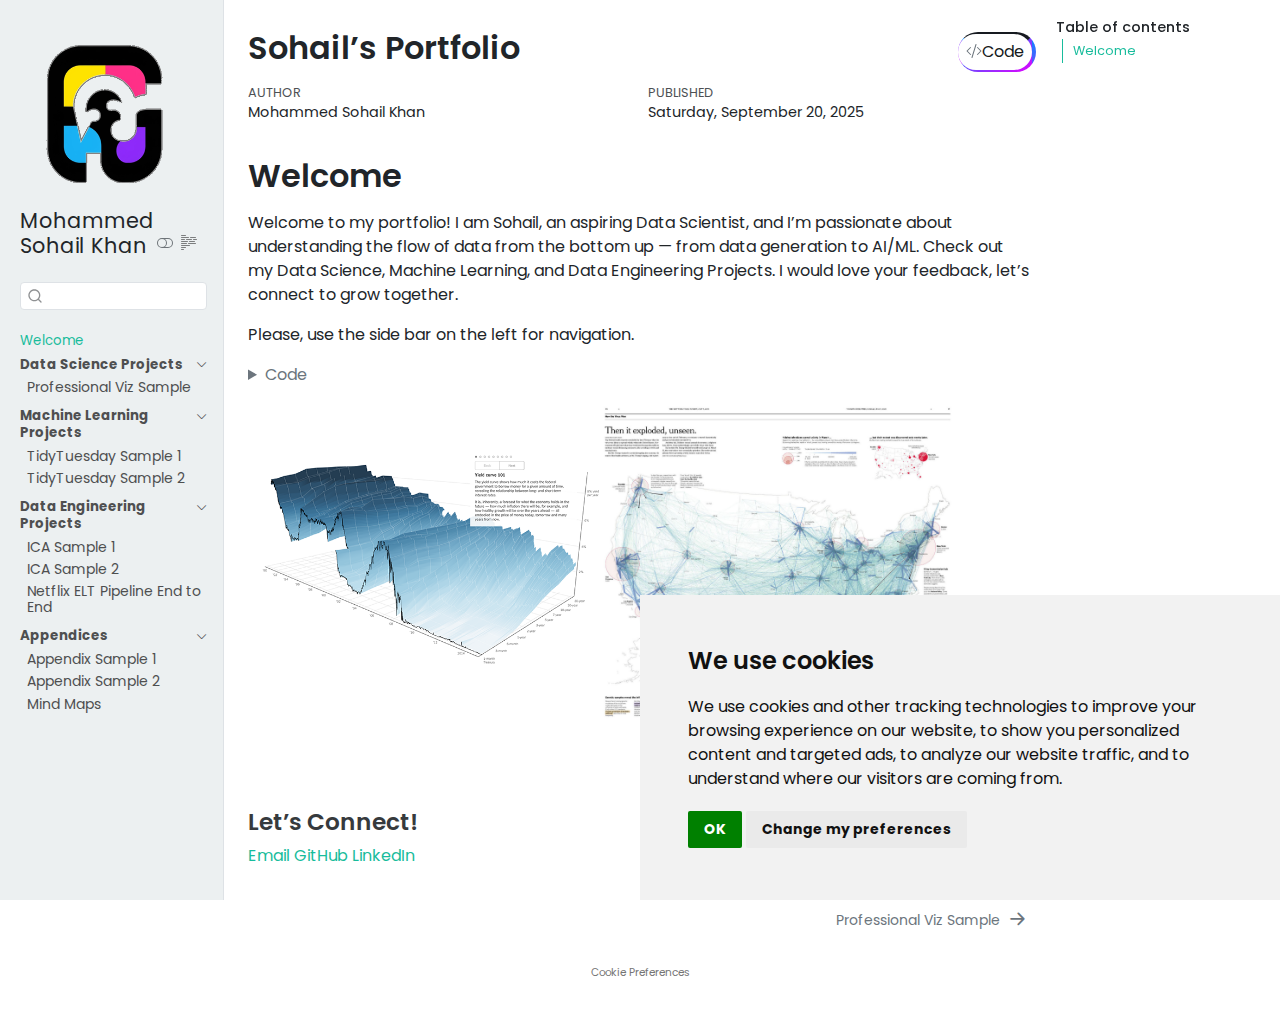
<file: index.html>
<!DOCTYPE html>
<html xmlns="http://www.w3.org/1999/xhtml" lang="en" xml:lang="en"><head>
<meta http-equiv="Content-Type" content="text/html; charset=UTF-8">
<meta charset="utf-8">
<meta name="generator" content="quarto-1.6.42">
<meta name="viewport" content="width=device-width, initial-scale=1.0, user-scalable=yes">
<meta name="author" content="Mohammed Sohail Khan">
<title>Sohail’s Portfolio</title>
<style>
code{white-space: pre-wrap;}
span.smallcaps{font-variant: small-caps;}
div.columns{display: flex; gap: min(4vw, 1.5em);}
div.column{flex: auto; overflow-x: auto;}
div.hanging-indent{margin-left: 1.5em; text-indent: -1.5em;}
ul.task-list{list-style: none;}
ul.task-list li input[type="checkbox"] {
  width: 0.8em;
  margin: 0 0.8em 0.2em -1em; /* quarto-specific, see https://github.com/quarto-dev/quarto-cli/issues/4556 */ 
  vertical-align: middle;
}
/* CSS for syntax highlighting */
pre > code.sourceCode { white-space: pre; position: relative; }
pre > code.sourceCode > span { line-height: 1.25; }
pre > code.sourceCode > span:empty { height: 1.2em; }
.sourceCode { overflow: visible; }
code.sourceCode > span { color: inherit; text-decoration: inherit; }
div.sourceCode { margin: 1em 0; }
pre.sourceCode { margin: 0; }
@media screen {
div.sourceCode { overflow: auto; }
}
@media print {
pre > code.sourceCode { white-space: pre-wrap; }
pre > code.sourceCode > span { display: inline-block; text-indent: -5em; padding-left: 5em; }
}
pre.numberSource code
  { counter-reset: source-line 0; }
pre.numberSource code > span
  { position: relative; left: -4em; counter-increment: source-line; }
pre.numberSource code > span > a:first-child::before
  { content: counter(source-line);
    position: relative; left: -1em; text-align: right; vertical-align: baseline;
    border: none; display: inline-block;
    -webkit-touch-callout: none; -webkit-user-select: none;
    -khtml-user-select: none; -moz-user-select: none;
    -ms-user-select: none; user-select: none;
    padding: 0 4px; width: 4em;
  }
pre.numberSource { margin-left: 3em;  padding-left: 4px; }
div.sourceCode
  {   }
@media screen {
pre > code.sourceCode > span > a:first-child::before { text-decoration: underline; }
}
</style>

<script src="site_libs/quarto-nav/quarto-nav.js"></script>
<script src="site_libs/clipboard/clipboard.min.js"></script>
<script src="site_libs/quarto-search/autocomplete.umd.js"></script>
<script src="site_libs/quarto-search/fuse.min.js"></script>
<script src="site_libs/quarto-search/quarto-search.js"></script>
<meta name="quarto:offset" content="./">
<link href="./src/pv/pv-01.html" rel="next">
<script src="site_libs/cookie-consent/cookie-consent.js"></script>
<link href="site_libs/cookie-consent/cookie-consent.css" rel="stylesheet">
<script src="site_libs/quarto-html/quarto.js"></script>
<script src="site_libs/quarto-html/popper.min.js"></script>
<script src="site_libs/quarto-html/tippy.umd.min.js"></script>
<script src="site_libs/quarto-html/anchor.min.js"></script>
<link href="site_libs/quarto-html/tippy.css" rel="stylesheet">
<link href="site_libs/quarto-html/quarto-syntax-highlighting-2f5df379a58b258e96c21c0638c20c03.css" rel="stylesheet" class="quarto-color-scheme" id="quarto-text-highlighting-styles">
<link href="site_libs/quarto-html/quarto-syntax-highlighting-dark-b53751a350365c71b6c909e95f209ed1.css" rel="prefetch" class="quarto-color-scheme quarto-color-alternate" id="quarto-text-highlighting-styles">
<script src="site_libs/bootstrap/bootstrap.min.js"></script>
<link href="site_libs/bootstrap/bootstrap-icons.css" rel="stylesheet">
<link href="site_libs/bootstrap/bootstrap-463f7e572b85bff0cfe833e89a202fa4.min.css" rel="stylesheet" append-hash="true" class="quarto-color-scheme" id="quarto-bootstrap" data-mode="light">
<link href="site_libs/bootstrap/bootstrap-dark-2b27489b1280a247593da265a4955406.min.css" rel="prefetch" append-hash="true" class="quarto-color-scheme quarto-color-alternate" id="quarto-bootstrap" data-mode="dark"><script id="quarto-search-options" type="application/json">{
  "location": "sidebar",
  "copy-button": false,
  "collapse-after": 3,
  "panel-placement": "start",
  "type": "textbox",
  "limit": 50,
  "keyboard-shortcut": [
    "f",
    "/",
    "s"
  ],
  "show-item-context": false,
  "language": {
    "search-no-results-text": "No results",
    "search-matching-documents-text": "matching documents",
    "search-copy-link-title": "Copy link to search",
    "search-hide-matches-text": "Hide additional matches",
    "search-more-match-text": "more match in this document",
    "search-more-matches-text": "more matches in this document",
    "search-clear-button-title": "Clear",
    "search-text-placeholder": "",
    "search-detached-cancel-button-title": "Cancel",
    "search-submit-button-title": "Submit",
    "search-label": "Search"
  }
}</script><script type="text/javascript" charset="UTF-8">
document.addEventListener('DOMContentLoaded', function () {
cookieconsent.run({
  "notice_banner_type":"simple",
  "consent_type":"implied",
  "palette":"light",
  "language":"en",
  "page_load_consent_levels":["strictly-necessary","functionality","tracking","targeting"],
  "notice_banner_reject_button_hide":false,
  "preferences_center_close_button_hide":false,
  "website_name":""
  ,
"language":"en"
  });
});
</script><style>html{ scroll-behavior: smooth; }</style>
<link rel="stylesheet" href="./style/custom.css">
</head>
<body class="nav-sidebar docked">

<div id="quarto-search-results"></div>
  <header id="quarto-header" class="headroom fixed-top"><nav class="quarto-secondary-nav"><div class="container-fluid d-flex">
      <button type="button" class="quarto-btn-toggle btn" data-bs-toggle="collapse" role="button" data-bs-target=".quarto-sidebar-collapse-item" aria-controls="quarto-sidebar" aria-expanded="false" aria-label="Toggle sidebar navigation" onclick="if (window.quartoToggleHeadroom) { window.quartoToggleHeadroom(); }">
        <i class="bi bi-layout-text-sidebar-reverse"></i>
      </button>
        <nav class="quarto-page-breadcrumbs" aria-label="breadcrumb"><ol class="breadcrumb"><li class="breadcrumb-item"><a href="./index.html">Welcome</a></li></ol></nav>
        <a class="flex-grow-1" role="navigation" data-bs-toggle="collapse" data-bs-target=".quarto-sidebar-collapse-item" aria-controls="quarto-sidebar" aria-expanded="false" aria-label="Toggle sidebar navigation" onclick="if (window.quartoToggleHeadroom) { window.quartoToggleHeadroom(); }">      
        </a>
      <button type="button" class="btn quarto-search-button" aria-label="Search" onclick="window.quartoOpenSearch();">
        <i class="bi bi-search"></i>
      </button>
    </div>
  </nav></header><!-- content --><div id="quarto-content" class="quarto-container page-columns page-rows-contents page-layout-full">
<!-- sidebar -->
  <nav id="quarto-sidebar" class="sidebar collapse collapse-horizontal quarto-sidebar-collapse-item sidebar-navigation docked overflow-auto"><div class="pt-lg-2 mt-2 text-left sidebar-header sidebar-header-stacked">
      <a href="./index.html" class="sidebar-logo-link">
      <img src="./assets/sidebar-logo.png" alt="" class="sidebar-logo py-0 d-lg-inline d-none"></a>
    <div class="sidebar-title mb-0 py-0">
      <a href="./">Mohammed Sohail Khan</a> 
        <div class="sidebar-tools-main">
  <a href="" class="quarto-color-scheme-toggle quarto-navigation-tool  px-1" onclick="window.quartoToggleColorScheme(); return false;" title="Toggle dark mode"><i class="bi"></i></a>
  <a href="" class="quarto-reader-toggle quarto-navigation-tool px-1" onclick="window.quartoToggleReader(); return false;" title="Toggle reader mode">
  <div class="quarto-reader-toggle-btn">
  <i class="bi"></i>
  </div>
</a>
</div>
    </div>
      </div>
        <div class="mt-2 flex-shrink-0 align-items-center">
        <div class="sidebar-search">
        <div id="quarto-search" class="" title="Search"></div>
        </div>
        </div>
    <div class="sidebar-menu-container"> 
    <ul class="list-unstyled mt-1">
<li class="sidebar-item">
  <div class="sidebar-item-container"> 
  <a href="./index.html" class="sidebar-item-text sidebar-link active">
 <span class="menu-text">Welcome</span></a>
  </div>
</li>
        <li class="sidebar-item sidebar-item-section">
      <div class="sidebar-item-container"> 
            <a class="sidebar-item-text sidebar-link text-start" data-bs-toggle="collapse" data-bs-target="#quarto-sidebar-section-1" role="navigation" aria-expanded="true">
 <span class="menu-text">Data Science Projects</span></a>
          <a class="sidebar-item-toggle text-start" data-bs-toggle="collapse" data-bs-target="#quarto-sidebar-section-1" role="navigation" aria-expanded="true" aria-label="Toggle section">
            <i class="bi bi-chevron-right ms-2"></i>
          </a> 
      </div>
      <ul id="quarto-sidebar-section-1" class="collapse list-unstyled sidebar-section depth1 show">
<li class="sidebar-item">
  <div class="sidebar-item-container"> 
  <a href="./src/pv/pv-01.html" class="sidebar-item-text sidebar-link"><span class="chapter-title">Professional Viz Sample</span></a>
  </div>
</li>
      </ul>
</li>
        <li class="sidebar-item sidebar-item-section">
      <div class="sidebar-item-container"> 
            <a class="sidebar-item-text sidebar-link text-start" data-bs-toggle="collapse" data-bs-target="#quarto-sidebar-section-2" role="navigation" aria-expanded="true">
 <span class="menu-text">Machine Learning Projects</span></a>
          <a class="sidebar-item-toggle text-start" data-bs-toggle="collapse" data-bs-target="#quarto-sidebar-section-2" role="navigation" aria-expanded="true" aria-label="Toggle section">
            <i class="bi bi-chevron-right ms-2"></i>
          </a> 
      </div>
      <ul id="quarto-sidebar-section-2" class="collapse list-unstyled sidebar-section depth1 show">
<li class="sidebar-item">
  <div class="sidebar-item-container"> 
  <a href="./src/tt/2025-07-08.html" class="sidebar-item-text sidebar-link"><span class="chapter-title">TidyTuesday Sample 1</span></a>
  </div>
</li>
          <li class="sidebar-item">
  <div class="sidebar-item-container"> 
  <a href="./src/tt/2025-07-15.html" class="sidebar-item-text sidebar-link"><span class="chapter-title">TidyTuesday Sample 2</span></a>
  </div>
</li>
      </ul>
</li>
        <li class="sidebar-item sidebar-item-section">
      <div class="sidebar-item-container"> 
            <a class="sidebar-item-text sidebar-link text-start" data-bs-toggle="collapse" data-bs-target="#quarto-sidebar-section-3" role="navigation" aria-expanded="true">
 <span class="menu-text">Data Engineering Projects</span></a>
          <a class="sidebar-item-toggle text-start" data-bs-toggle="collapse" data-bs-target="#quarto-sidebar-section-3" role="navigation" aria-expanded="true" aria-label="Toggle section">
            <i class="bi bi-chevron-right ms-2"></i>
          </a> 
      </div>
      <ul id="quarto-sidebar-section-3" class="collapse list-unstyled sidebar-section depth1 show">
<li class="sidebar-item">
  <div class="sidebar-item-container"> 
  <a href="./src/ica/ica-sample1.html" class="sidebar-item-text sidebar-link"><span class="chapter-title">ICA Sample 1</span></a>
  </div>
</li>
          <li class="sidebar-item">
  <div class="sidebar-item-container"> 
  <a href="./src/ica/ica-sample2.html" class="sidebar-item-text sidebar-link"><span class="chapter-title">ICA Sample 2</span></a>
  </div>
</li>
          <li class="sidebar-item">
  <div class="sidebar-item-container"> 
  <a href="./src/ica/Netflix_ELT_E2E.html" class="sidebar-item-text sidebar-link"><span class="chapter-title">Netflix ELT Pipeline End to End</span></a>
  </div>
</li>
      </ul>
</li>
        <li class="sidebar-item sidebar-item-section">
      <div class="sidebar-item-container"> 
            <a class="sidebar-item-text sidebar-link text-start" data-bs-toggle="collapse" data-bs-target="#quarto-sidebar-section-4" role="navigation" aria-expanded="true">
 <span class="menu-text">Appendices</span></a>
          <a class="sidebar-item-toggle text-start" data-bs-toggle="collapse" data-bs-target="#quarto-sidebar-section-4" role="navigation" aria-expanded="true" aria-label="Toggle section">
            <i class="bi bi-chevron-right ms-2"></i>
          </a> 
      </div>
      <ul id="quarto-sidebar-section-4" class="collapse list-unstyled sidebar-section depth1 show">
<li class="sidebar-item">
  <div class="sidebar-item-container"> 
  <a href="./src/appx/appx-sample1.html" class="sidebar-item-text sidebar-link"><span class="chapter-title">Appendix Sample 1</span></a>
  </div>
</li>
          <li class="sidebar-item">
  <div class="sidebar-item-container"> 
  <a href="./src/appx/appx-sample2.html" class="sidebar-item-text sidebar-link"><span class="chapter-title">Appendix Sample 2</span></a>
  </div>
</li>
          <li class="sidebar-item">
  <div class="sidebar-item-container"> 
  <a href="./mm/mm.html" class="sidebar-item-text sidebar-link"><span class="chapter-title">Mind Maps</span></a>
  </div>
</li>
      </ul>
</li>
    </ul>
</div>
</nav><div id="quarto-sidebar-glass" class="quarto-sidebar-collapse-item" data-bs-toggle="collapse" data-bs-target=".quarto-sidebar-collapse-item"></div>
<!-- margin-sidebar -->
    <div id="quarto-margin-sidebar" class="sidebar margin-sidebar">
        <nav id="TOC" role="doc-toc" class="toc-active" data-toc-expanded="99"><h2 id="toc-title">Table of contents</h2>
   
  <ul>
<li><a href="#welcome" id="toc-welcome" class="nav-link active" data-scroll-target="#welcome">Welcome</a></li>
  </ul></nav>
    </div>
<!-- main -->
<main class="content column-body" id="quarto-document-content"><header id="title-block-header" class="quarto-title-block default"><div class="quarto-title">
<div class="quarto-title-block"><div><h1 class="title">Sohail’s Portfolio</h1><button type="button" class="btn code-tools-button dropdown-toggle" id="quarto-code-tools-menu" data-bs-toggle="dropdown" aria-expanded="false"><i class="bi"></i> Code</button><ul class="dropdown-menu dropdown-menu-end" aria-labelelledby="quarto-code-tools-menu"><li><a id="quarto-show-all-code" class="dropdown-item" href="javascript:void(0)" role="button">Show All Code</a></li><li><a id="quarto-hide-all-code" class="dropdown-item" href="javascript:void(0)" role="button">Hide All Code</a></li><li><hr class="dropdown-divider"></li><li><a id="quarto-view-source" class="dropdown-item" href="javascript:void(0)" role="button">View Source</a></li></ul></div></div>
</div>



<div class="quarto-title-meta column-body">

    <div>
    <div class="quarto-title-meta-heading">Author</div>
    <div class="quarto-title-meta-contents">
             <p>Mohammed Sohail Khan </p>
          </div>
  </div>
    
    <div>
    <div class="quarto-title-meta-heading">Published</div>
    <div class="quarto-title-meta-contents">
      <p class="date">Saturday, September 20, 2025</p>
    </div>
  </div>
  
    
  </div>
  


</header><section id="welcome" class="level1 unnumbered"><h1 class="unnumbered">Welcome</h1>
<p>Welcome to my portfolio! I am Sohail, an aspiring Data Scientist, and I’m passionate about understanding the flow of data from the bottom up — from data generation to AI/ML. Check out my Data Science, Machine Learning, and Data Engineering Projects. I would love your feedback, let’s connect to grow together.</p>
<p>Please, use the side bar on the left for navigation.</p>
<div class="cell">
<details class="code-fold"><summary>Code</summary><div class="sourceCode cell-code" id="cb1"><pre class="sourceCode numberSource r number-lines code-with-copy"><code class="sourceCode r"><span id="cb1-1"><a href="#cb1-1"></a><span class="co"># echo: false</span></span>
<span id="cb1-2"><a href="#cb1-2"></a></span>
<span id="cb1-3"><a href="#cb1-3"></a><span class="co"># wordcloud2(data = ds, shape = "cardioid")</span></span></code><button title="Copy to Clipboard" class="code-copy-button"><i class="bi"></i></button></pre></div>
</details>
</div>
<div style="display:flex; justify-content:space-between; align-items:center;">
<p><img src="assets/data_viz.png" alt="Data Viz 1" style="width:45%;"><img src="assets/data_viz2.jpg" alt="Data Viz 2" style="width:45%;"></p>
</div>
<div class="contact-footer">
<h3 class="connect-heading anchored" data-anchor-id="welcome">
Let’s Connect!
</h3>
<div class="contact-links">
<a href="mailto:smohamm2@macalester.edu" class="btn-contact">Email</a> <a href="https://github.com/Sohail-44" class="btn-contact">GitHub</a> <a href="https://www.linkedin.com/in/mohammed-sohail-khan-46489922a/" class="btn-contact">LinkedIn</a>
</div>


<!-- -->

</div>
</section></main><!-- /main --><script id="quarto-html-after-body" type="application/javascript">
window.document.addEventListener("DOMContentLoaded", function (event) {
  const toggleBodyColorMode = (bsSheetEl) => {
    const mode = bsSheetEl.getAttribute("data-mode");
    const bodyEl = window.document.querySelector("body");
    if (mode === "dark") {
      bodyEl.classList.add("quarto-dark");
      bodyEl.classList.remove("quarto-light");
    } else {
      bodyEl.classList.add("quarto-light");
      bodyEl.classList.remove("quarto-dark");
    }
  }
  const toggleBodyColorPrimary = () => {
    const bsSheetEl = window.document.querySelector("link#quarto-bootstrap");
    if (bsSheetEl) {
      toggleBodyColorMode(bsSheetEl);
    }
  }
  toggleBodyColorPrimary();  
  const disableStylesheet = (stylesheets) => {
    for (let i=0; i < stylesheets.length; i++) {
      const stylesheet = stylesheets[i];
      stylesheet.rel = 'prefetch';
    }
  }
  const enableStylesheet = (stylesheets) => {
    for (let i=0; i < stylesheets.length; i++) {
      const stylesheet = stylesheets[i];
      stylesheet.rel = 'stylesheet';
    }
  }
  const manageTransitions = (selector, allowTransitions) => {
    const els = window.document.querySelectorAll(selector);
    for (let i=0; i < els.length; i++) {
      const el = els[i];
      if (allowTransitions) {
        el.classList.remove('notransition');
      } else {
        el.classList.add('notransition');
      }
    }
  }
  const toggleGiscusIfUsed = (isAlternate, darkModeDefault) => {
    const baseTheme = document.querySelector('#giscus-base-theme')?.value ?? 'light';
    const alternateTheme = document.querySelector('#giscus-alt-theme')?.value ?? 'dark';
    let newTheme = '';
    if(darkModeDefault) {
      newTheme = isAlternate ? baseTheme : alternateTheme;
    } else {
      newTheme = isAlternate ? alternateTheme : baseTheme;
    }
    const changeGiscusTheme = () => {
      // From: https://github.com/giscus/giscus/issues/336
      const sendMessage = (message) => {
        const iframe = document.querySelector('iframe.giscus-frame');
        if (!iframe) return;
        iframe.contentWindow.postMessage({ giscus: message }, 'https://giscus.app');
      }
      sendMessage({
        setConfig: {
          theme: newTheme
        }
      });
    }
    const isGiscussLoaded = window.document.querySelector('iframe.giscus-frame') !== null;
    if (isGiscussLoaded) {
      changeGiscusTheme();
    }
  }
  const toggleColorMode = (alternate) => {
    // Switch the stylesheets
    const alternateStylesheets = window.document.querySelectorAll('link.quarto-color-scheme.quarto-color-alternate');
    manageTransitions('#quarto-margin-sidebar .nav-link', false);
    if (alternate) {
      enableStylesheet(alternateStylesheets);
      for (const sheetNode of alternateStylesheets) {
        if (sheetNode.id === "quarto-bootstrap") {
          toggleBodyColorMode(sheetNode);
        }
      }
    } else {
      disableStylesheet(alternateStylesheets);
      toggleBodyColorPrimary();
    }
    manageTransitions('#quarto-margin-sidebar .nav-link', true);
    // Switch the toggles
    const toggles = window.document.querySelectorAll('.quarto-color-scheme-toggle');
    for (let i=0; i < toggles.length; i++) {
      const toggle = toggles[i];
      if (toggle) {
        if (alternate) {
          toggle.classList.add("alternate");     
        } else {
          toggle.classList.remove("alternate");
        }
      }
    }
    // Hack to workaround the fact that safari doesn't
    // properly recolor the scrollbar when toggling (#1455)
    if (navigator.userAgent.indexOf('Safari') > 0 && navigator.userAgent.indexOf('Chrome') == -1) {
      manageTransitions("body", false);
      window.scrollTo(0, 1);
      setTimeout(() => {
        window.scrollTo(0, 0);
        manageTransitions("body", true);
      }, 40);  
    }
  }
  const isFileUrl = () => { 
    return window.location.protocol === 'file:';
  }
  const hasAlternateSentinel = () => {  
    let styleSentinel = getColorSchemeSentinel();
    if (styleSentinel !== null) {
      return styleSentinel === "alternate";
    } else {
      return false;
    }
  }
  const setStyleSentinel = (alternate) => {
    const value = alternate ? "alternate" : "default";
    if (!isFileUrl()) {
      window.localStorage.setItem("quarto-color-scheme", value);
    } else {
      localAlternateSentinel = value;
    }
  }
  const getColorSchemeSentinel = () => {
    if (!isFileUrl()) {
      const storageValue = window.localStorage.getItem("quarto-color-scheme");
      return storageValue != null ? storageValue : localAlternateSentinel;
    } else {
      return localAlternateSentinel;
    }
  }
  const darkModeDefault = false;
  let localAlternateSentinel = darkModeDefault ? 'alternate' : 'default';
  // Dark / light mode switch
  window.quartoToggleColorScheme = () => {
    // Read the current dark / light value 
    let toAlternate = !hasAlternateSentinel();
    toggleColorMode(toAlternate);
    setStyleSentinel(toAlternate);
    toggleGiscusIfUsed(toAlternate, darkModeDefault);
  };
  // Ensure there is a toggle, if there isn't float one in the top right
  if (window.document.querySelector('.quarto-color-scheme-toggle') === null) {
    const a = window.document.createElement('a');
    a.classList.add('top-right');
    a.classList.add('quarto-color-scheme-toggle');
    a.href = "";
    a.onclick = function() { try { window.quartoToggleColorScheme(); } catch {} return false; };
    const i = window.document.createElement("i");
    i.classList.add('bi');
    a.appendChild(i);
    window.document.body.appendChild(a);
  }
  // Switch to dark mode if need be
  if (hasAlternateSentinel()) {
    toggleColorMode(true);
  } else {
    toggleColorMode(false);
  }
  const icon = "";
  const anchorJS = new window.AnchorJS();
  anchorJS.options = {
    placement: 'right',
    icon: icon
  };
  anchorJS.add('.anchored');
  const isCodeAnnotation = (el) => {
    for (const clz of el.classList) {
      if (clz.startsWith('code-annotation-')) {                     
        return true;
      }
    }
    return false;
  }
  const onCopySuccess = function(e) {
    // button target
    const button = e.trigger;
    // don't keep focus
    button.blur();
    // flash "checked"
    button.classList.add('code-copy-button-checked');
    var currentTitle = button.getAttribute("title");
    button.setAttribute("title", "Copied!");
    let tooltip;
    if (window.bootstrap) {
      button.setAttribute("data-bs-toggle", "tooltip");
      button.setAttribute("data-bs-placement", "left");
      button.setAttribute("data-bs-title", "Copied!");
      tooltip = new bootstrap.Tooltip(button, 
        { trigger: "manual", 
          customClass: "code-copy-button-tooltip",
          offset: [0, -8]});
      tooltip.show();    
    }
    setTimeout(function() {
      if (tooltip) {
        tooltip.hide();
        button.removeAttribute("data-bs-title");
        button.removeAttribute("data-bs-toggle");
        button.removeAttribute("data-bs-placement");
      }
      button.setAttribute("title", currentTitle);
      button.classList.remove('code-copy-button-checked');
    }, 1000);
    // clear code selection
    e.clearSelection();
  }
  const getTextToCopy = function(trigger) {
      const codeEl = trigger.previousElementSibling.cloneNode(true);
      for (const childEl of codeEl.children) {
        if (isCodeAnnotation(childEl)) {
          childEl.remove();
        }
      }
      return codeEl.innerText;
  }
  const clipboard = new window.ClipboardJS('.code-copy-button:not([data-in-quarto-modal])', {
    text: getTextToCopy
  });
  clipboard.on('success', onCopySuccess);
  if (window.document.getElementById('quarto-embedded-source-code-modal')) {
    const clipboardModal = new window.ClipboardJS('.code-copy-button[data-in-quarto-modal]', {
      text: getTextToCopy,
      container: window.document.getElementById('quarto-embedded-source-code-modal')
    });
    clipboardModal.on('success', onCopySuccess);
  }
  const viewSource = window.document.getElementById('quarto-view-source') ||
                     window.document.getElementById('quarto-code-tools-source');
  if (viewSource) {
    const sourceUrl = viewSource.getAttribute("data-quarto-source-url");
    viewSource.addEventListener("click", function(e) {
      if (sourceUrl) {
        // rstudio viewer pane
        if (/\bcapabilities=\b/.test(window.location)) {
          window.open(sourceUrl);
        } else {
          window.location.href = sourceUrl;
        }
      } else {
        const modal = new bootstrap.Modal(document.getElementById('quarto-embedded-source-code-modal'));
        modal.show();
      }
      return false;
    });
  }
  function toggleCodeHandler(show) {
    return function(e) {
      const detailsSrc = window.document.querySelectorAll(".cell > details > .sourceCode");
      for (let i=0; i<detailsSrc.length; i++) {
        const details = detailsSrc[i].parentElement;
        if (show) {
          details.open = true;
        } else {
          details.removeAttribute("open");
        }
      }
      const cellCodeDivs = window.document.querySelectorAll(".cell > .sourceCode");
      const fromCls = show ? "hidden" : "unhidden";
      const toCls = show ? "unhidden" : "hidden";
      for (let i=0; i<cellCodeDivs.length; i++) {
        const codeDiv = cellCodeDivs[i];
        if (codeDiv.classList.contains(fromCls)) {
          codeDiv.classList.remove(fromCls);
          codeDiv.classList.add(toCls);
        } 
      }
      return false;
    }
  }
  const hideAllCode = window.document.getElementById("quarto-hide-all-code");
  if (hideAllCode) {
    hideAllCode.addEventListener("click", toggleCodeHandler(false));
  }
  const showAllCode = window.document.getElementById("quarto-show-all-code");
  if (showAllCode) {
    showAllCode.addEventListener("click", toggleCodeHandler(true));
  }
    var localhostRegex = new RegExp(/^(?:http|https):\/\/localhost\:?[0-9]*\//);
    var mailtoRegex = new RegExp(/^mailto:/);
      var filterRegex = new RegExp('/' + window.location.host + '/');
    var isInternal = (href) => {
        return filterRegex.test(href) || localhostRegex.test(href) || mailtoRegex.test(href);
    }
    // Inspect non-navigation links and adorn them if external
 	var links = window.document.querySelectorAll('a[href]:not(.nav-link):not(.navbar-brand):not(.toc-action):not(.sidebar-link):not(.sidebar-item-toggle):not(.pagination-link):not(.no-external):not([aria-hidden]):not(.dropdown-item):not(.quarto-navigation-tool):not(.about-link)');
    for (var i=0; i<links.length; i++) {
      const link = links[i];
      if (!isInternal(link.href)) {
        // undo the damage that might have been done by quarto-nav.js in the case of
        // links that we want to consider external
        if (link.dataset.originalHref !== undefined) {
          link.href = link.dataset.originalHref;
        }
          // target, if specified
          link.setAttribute("target", "_blank");
          if (link.getAttribute("rel") === null) {
            link.setAttribute("rel", "noopener");
          }
      }
    }
  function tippyHover(el, contentFn, onTriggerFn, onUntriggerFn) {
    const config = {
      allowHTML: true,
      maxWidth: 500,
      delay: 100,
      arrow: false,
      appendTo: function(el) {
          return el.parentElement;
      },
      interactive: true,
      interactiveBorder: 10,
      theme: 'quarto',
      placement: 'bottom-start',
    };
    if (contentFn) {
      config.content = contentFn;
    }
    if (onTriggerFn) {
      config.onTrigger = onTriggerFn;
    }
    if (onUntriggerFn) {
      config.onUntrigger = onUntriggerFn;
    }
    window.tippy(el, config); 
  }
  const noterefs = window.document.querySelectorAll('a[role="doc-noteref"]');
  for (var i=0; i<noterefs.length; i++) {
    const ref = noterefs[i];
    tippyHover(ref, function() {
      // use id or data attribute instead here
      let href = ref.getAttribute('data-footnote-href') || ref.getAttribute('href');
      try { href = new URL(href).hash; } catch {}
      const id = href.replace(/^#\/?/, "");
      const note = window.document.getElementById(id);
      if (note) {
        return note.innerHTML;
      } else {
        return "";
      }
    });
  }
  const xrefs = window.document.querySelectorAll('a.quarto-xref');
  const processXRef = (id, note) => {
    // Strip column container classes
    const stripColumnClz = (el) => {
      el.classList.remove("page-full", "page-columns");
      if (el.children) {
        for (const child of el.children) {
          stripColumnClz(child);
        }
      }
    }
    stripColumnClz(note)
    if (id === null || id.startsWith('sec-')) {
      // Special case sections, only their first couple elements
      const container = document.createElement("div");
      if (note.children && note.children.length > 2) {
        container.appendChild(note.children[0].cloneNode(true));
        for (let i = 1; i < note.children.length; i++) {
          const child = note.children[i];
          if (child.tagName === "P" && child.innerText === "") {
            continue;
          } else {
            container.appendChild(child.cloneNode(true));
            break;
          }
        }
        if (window.Quarto?.typesetMath) {
          window.Quarto.typesetMath(container);
        }
        return container.innerHTML
      } else {
        if (window.Quarto?.typesetMath) {
          window.Quarto.typesetMath(note);
        }
        return note.innerHTML;
      }
    } else {
      // Remove any anchor links if they are present
      const anchorLink = note.querySelector('a.anchorjs-link');
      if (anchorLink) {
        anchorLink.remove();
      }
      if (window.Quarto?.typesetMath) {
        window.Quarto.typesetMath(note);
      }
      if (note.classList.contains("callout")) {
        return note.outerHTML;
      } else {
        return note.innerHTML;
      }
    }
  }
  for (var i=0; i<xrefs.length; i++) {
    const xref = xrefs[i];
    tippyHover(xref, undefined, function(instance) {
      instance.disable();
      let url = xref.getAttribute('href');
      let hash = undefined; 
      if (url.startsWith('#')) {
        hash = url;
      } else {
        try { hash = new URL(url).hash; } catch {}
      }
      if (hash) {
        const id = hash.replace(/^#\/?/, "");
        const note = window.document.getElementById(id);
        if (note !== null) {
          try {
            const html = processXRef(id, note.cloneNode(true));
            instance.setContent(html);
          } finally {
            instance.enable();
            instance.show();
          }
        } else {
          // See if we can fetch this
          fetch(url.split('#')[0])
          .then(res => res.text())
          .then(html => {
            const parser = new DOMParser();
            const htmlDoc = parser.parseFromString(html, "text/html");
            const note = htmlDoc.getElementById(id);
            if (note !== null) {
              const html = processXRef(id, note);
              instance.setContent(html);
            } 
          }).finally(() => {
            instance.enable();
            instance.show();
          });
        }
      } else {
        // See if we can fetch a full url (with no hash to target)
        // This is a special case and we should probably do some content thinning / targeting
        fetch(url)
        .then(res => res.text())
        .then(html => {
          const parser = new DOMParser();
          const htmlDoc = parser.parseFromString(html, "text/html");
          const note = htmlDoc.querySelector('main.content');
          if (note !== null) {
            // This should only happen for chapter cross references
            // (since there is no id in the URL)
            // remove the first header
            if (note.children.length > 0 && note.children[0].tagName === "HEADER") {
              note.children[0].remove();
            }
            const html = processXRef(null, note);
            instance.setContent(html);
          } 
        }).finally(() => {
          instance.enable();
          instance.show();
        });
      }
    }, function(instance) {
    });
  }
      let selectedAnnoteEl;
      const selectorForAnnotation = ( cell, annotation) => {
        let cellAttr = 'data-code-cell="' + cell + '"';
        let lineAttr = 'data-code-annotation="' +  annotation + '"';
        const selector = 'span[' + cellAttr + '][' + lineAttr + ']';
        return selector;
      }
      const selectCodeLines = (annoteEl) => {
        const doc = window.document;
        const targetCell = annoteEl.getAttribute("data-target-cell");
        const targetAnnotation = annoteEl.getAttribute("data-target-annotation");
        const annoteSpan = window.document.querySelector(selectorForAnnotation(targetCell, targetAnnotation));
        const lines = annoteSpan.getAttribute("data-code-lines").split(",");
        const lineIds = lines.map((line) => {
          return targetCell + "-" + line;
        })
        let top = null;
        let height = null;
        let parent = null;
        if (lineIds.length > 0) {
            //compute the position of the single el (top and bottom and make a div)
            const el = window.document.getElementById(lineIds[0]);
            top = el.offsetTop;
            height = el.offsetHeight;
            parent = el.parentElement.parentElement;
          if (lineIds.length > 1) {
            const lastEl = window.document.getElementById(lineIds[lineIds.length - 1]);
            const bottom = lastEl.offsetTop + lastEl.offsetHeight;
            height = bottom - top;
          }
          if (top !== null && height !== null && parent !== null) {
            // cook up a div (if necessary) and position it 
            let div = window.document.getElementById("code-annotation-line-highlight");
            if (div === null) {
              div = window.document.createElement("div");
              div.setAttribute("id", "code-annotation-line-highlight");
              div.style.position = 'absolute';
              parent.appendChild(div);
            }
            div.style.top = top - 2 + "px";
            div.style.height = height + 4 + "px";
            div.style.left = 0;
            let gutterDiv = window.document.getElementById("code-annotation-line-highlight-gutter");
            if (gutterDiv === null) {
              gutterDiv = window.document.createElement("div");
              gutterDiv.setAttribute("id", "code-annotation-line-highlight-gutter");
              gutterDiv.style.position = 'absolute';
              const codeCell = window.document.getElementById(targetCell);
              const gutter = codeCell.querySelector('.code-annotation-gutter');
              gutter.appendChild(gutterDiv);
            }
            gutterDiv.style.top = top - 2 + "px";
            gutterDiv.style.height = height + 4 + "px";
          }
          selectedAnnoteEl = annoteEl;
        }
      };
      const unselectCodeLines = () => {
        const elementsIds = ["code-annotation-line-highlight", "code-annotation-line-highlight-gutter"];
        elementsIds.forEach((elId) => {
          const div = window.document.getElementById(elId);
          if (div) {
            div.remove();
          }
        });
        selectedAnnoteEl = undefined;
      };
        // Handle positioning of the toggle
    window.addEventListener(
      "resize",
      throttle(() => {
        elRect = undefined;
        if (selectedAnnoteEl) {
          selectCodeLines(selectedAnnoteEl);
        }
      }, 10)
    );
    function throttle(fn, ms) {
    let throttle = false;
    let timer;
      return (...args) => {
        if(!throttle) { // first call gets through
            fn.apply(this, args);
            throttle = true;
        } else { // all the others get throttled
            if(timer) clearTimeout(timer); // cancel #2
            timer = setTimeout(() => {
              fn.apply(this, args);
              timer = throttle = false;
            }, ms);
        }
      };
    }
      // Attach click handler to the DT
      const annoteDls = window.document.querySelectorAll('dt[data-target-cell]');
      for (const annoteDlNode of annoteDls) {
        annoteDlNode.addEventListener('click', (event) => {
          const clickedEl = event.target;
          if (clickedEl !== selectedAnnoteEl) {
            unselectCodeLines();
            const activeEl = window.document.querySelector('dt[data-target-cell].code-annotation-active');
            if (activeEl) {
              activeEl.classList.remove('code-annotation-active');
            }
            selectCodeLines(clickedEl);
            clickedEl.classList.add('code-annotation-active');
          } else {
            // Unselect the line
            unselectCodeLines();
            clickedEl.classList.remove('code-annotation-active');
          }
        });
      }
  const findCites = (el) => {
    const parentEl = el.parentElement;
    if (parentEl) {
      const cites = parentEl.dataset.cites;
      if (cites) {
        return {
          el,
          cites: cites.split(' ')
        };
      } else {
        return findCites(el.parentElement)
      }
    } else {
      return undefined;
    }
  };
  var bibliorefs = window.document.querySelectorAll('a[role="doc-biblioref"]');
  for (var i=0; i<bibliorefs.length; i++) {
    const ref = bibliorefs[i];
    const citeInfo = findCites(ref);
    if (citeInfo) {
      tippyHover(citeInfo.el, function() {
        var popup = window.document.createElement('div');
        citeInfo.cites.forEach(function(cite) {
          var citeDiv = window.document.createElement('div');
          citeDiv.classList.add('hanging-indent');
          citeDiv.classList.add('csl-entry');
          var biblioDiv = window.document.getElementById('ref-' + cite);
          if (biblioDiv) {
            citeDiv.innerHTML = biblioDiv.innerHTML;
          }
          popup.appendChild(citeDiv);
        });
        return popup.innerHTML;
      });
    }
  }
});
</script><nav class="page-navigation column-body"><div class="nav-page nav-page-previous">
  </div>
  <div class="nav-page nav-page-next">
      <a href="./src/pv/pv-01.html" class="pagination-link" aria-label="Professional Viz Sample">
        <span class="nav-page-text"><span class="chapter-title">Professional Viz Sample</span></span> <i class="bi bi-arrow-right-short"></i>
      </a>
  </div>
</nav><div class="modal fade" id="quarto-embedded-source-code-modal" tabindex="-1" aria-labelledby="quarto-embedded-source-code-modal-label" aria-hidden="true"><div class="modal-dialog modal-dialog-scrollable"><div class="modal-content"><div class="modal-header"><h5 class="modal-title" id="quarto-embedded-source-code-modal-label">Source Code</h5><button class="btn-close" data-bs-dismiss="modal"></button></div><div class="modal-body"><div class="">
<div class="sourceCode" id="cb2" data-shortcodes="false"><pre class="sourceCode numberSource markdown number-lines code-with-copy"><code class="sourceCode markdown"><span id="cb2-1"><a href="#cb2-1"></a><span class="fu"># Welcome {.unnumbered}</span></span>
<span id="cb2-2"><a href="#cb2-2"></a></span>
<span id="cb2-3"><a href="#cb2-3"></a>Welcome to my portfolio! I am Sohail, an aspiring Data Scientist, and I'm passionate about understanding the flow of data from the bottom up — from data generation to AI/ML. Check out my Data Science, Machine Learning, and Data Engineering Projects. I would love your feedback, let’s connect to grow together.</span>
<span id="cb2-4"><a href="#cb2-4"></a></span>
<span id="cb2-5"><a href="#cb2-5"></a>Please, use the side bar on the left for navigation.</span>
<span id="cb2-6"><a href="#cb2-6"></a></span>
<span id="cb2-7"><a href="#cb2-7"></a></span>
<span id="cb2-10"><a href="#cb2-10"></a><span class="in">```{r}</span></span>
<span id="cb2-11"><a href="#cb2-11"></a><span class="co">#| output: false</span></span>
<span id="cb2-12"><a href="#cb2-12"></a><span class="co">#| echo: false</span></span>
<span id="cb2-13"><a href="#cb2-13"></a></span>
<span id="cb2-14"><a href="#cb2-14"></a>packages <span class="ot">&lt;-</span> <span class="fu">c</span>(<span class="st">"wordcloud2"</span>, <span class="st">"here"</span>)</span>
<span id="cb2-15"><a href="#cb2-15"></a><span class="in">```</span></span>
<span id="cb2-16"><a href="#cb2-16"></a></span>
<span id="cb2-19"><a href="#cb2-19"></a><span class="in">```{r}</span></span>
<span id="cb2-20"><a href="#cb2-20"></a><span class="co">#| output: false</span></span>
<span id="cb2-21"><a href="#cb2-21"></a><span class="co">#| echo: false</span></span>
<span id="cb2-22"><a href="#cb2-22"></a></span>
<span id="cb2-23"><a href="#cb2-23"></a><span class="fu">install.packages</span>(<span class="fu">setdiff</span>(packages, <span class="fu">rownames</span>(<span class="fu">installed.packages</span>())), <span class="at">repos =</span> <span class="st">"http://cran.us.r-project.org"</span>)</span>
<span id="cb2-24"><a href="#cb2-24"></a><span class="in">```</span></span>
<span id="cb2-25"><a href="#cb2-25"></a></span>
<span id="cb2-28"><a href="#cb2-28"></a><span class="in">```{r}</span></span>
<span id="cb2-29"><a href="#cb2-29"></a><span class="co">#| output: false</span></span>
<span id="cb2-30"><a href="#cb2-30"></a><span class="co">#| echo: false</span></span>
<span id="cb2-31"><a href="#cb2-31"></a><span class="co">#| message: false</span></span>
<span id="cb2-32"><a href="#cb2-32"></a></span>
<span id="cb2-33"><a href="#cb2-33"></a><span class="fu">lapply</span>(packages, require, <span class="at">character.only =</span> <span class="cn">TRUE</span>)</span>
<span id="cb2-34"><a href="#cb2-34"></a><span class="in">```</span></span>
<span id="cb2-35"><a href="#cb2-35"></a></span>
<span id="cb2-38"><a href="#cb2-38"></a><span class="in">```{r}</span></span>
<span id="cb2-39"><a href="#cb2-39"></a><span class="co">#| output: false</span></span>
<span id="cb2-40"><a href="#cb2-40"></a><span class="co">#| echo: false</span></span>
<span id="cb2-41"><a href="#cb2-41"></a></span>
<span id="cb2-42"><a href="#cb2-42"></a>ds <span class="ot">&lt;-</span> <span class="fu">read.csv</span>(<span class="fu">here</span>(<span class="st">"data"</span>, <span class="st">"raw"</span>, <span class="st">"msg.csv"</span>))</span>
<span id="cb2-43"><a href="#cb2-43"></a><span class="in">```</span></span>
<span id="cb2-44"><a href="#cb2-44"></a></span>
<span id="cb2-47"><a href="#cb2-47"></a><span class="in">```{r}</span></span>
<span id="cb2-48"><a href="#cb2-48"></a><span class="co"># echo: false</span></span>
<span id="cb2-49"><a href="#cb2-49"></a></span>
<span id="cb2-50"><a href="#cb2-50"></a><span class="co"># wordcloud2(data = ds, shape = "cardioid")</span></span>
<span id="cb2-51"><a href="#cb2-51"></a><span class="in">```</span></span>
<span id="cb2-52"><a href="#cb2-52"></a>&lt;div style="display:flex; justify-content:space-between; align-items:center;"&gt;</span>
<span id="cb2-53"><a href="#cb2-53"></a>  &lt;img src="assets/data_viz.png"  alt="Data Viz 1" style="width:45%;"&gt;</span>
<span id="cb2-54"><a href="#cb2-54"></a>  &lt;img src="assets/data_viz2.jpg" alt="Data Viz 2" style="width:45%;"&gt;</span>
<span id="cb2-55"><a href="#cb2-55"></a>&lt;/div&gt;</span>
<span id="cb2-56"><a href="#cb2-56"></a></span>
<span id="cb2-57"><a href="#cb2-57"></a>&lt;div class="contact-footer"&gt;</span>
<span id="cb2-58"><a href="#cb2-58"></a>  &lt;h3 class="connect-heading"&gt;Let’s Connect!&lt;/h3&gt;</span>
<span id="cb2-59"><a href="#cb2-59"></a>  &lt;div class="contact-links"&gt;</span>
<span id="cb2-60"><a href="#cb2-60"></a> <span class="co">[</span><span class="ot">Email</span><span class="co">](mailto:smohamm2@macalester.edu)</span>{.btn-contact} <span class="co">[</span><span class="ot">GitHub</span><span class="co">](https://github.com/Sohail-44)</span>{.btn-contact} <span class="co">[</span><span class="ot">LinkedIn</span><span class="co">](https://www.linkedin.com/in/mohammed-sohail-khan-46489922a/)</span>{.btn-contact} &lt;/div&gt;</span>
<span id="cb2-61"><a href="#cb2-61"></a></span>
<span id="cb2-62"><a href="#cb2-62"></a></span>
<span id="cb2-63"><a href="#cb2-63"></a></span>
<span id="cb2-64"><a href="#cb2-64"></a></span>
</code><button title="Copy to Clipboard" class="code-copy-button" data-in-quarto-modal=""><i class="bi"></i></button></pre></div>
</div></div></div></div></div>
</div> <!-- /content -->
<footer class="footer"><div class="nav-footer">
    <div class="nav-footer-left">
      &nbsp;
    </div>   
    <div class="nav-footer-center">

<div class="cookie-consent-footer"><a href="#" id="open_preferences_center">Cookie Preferences</a></div></div>
    <div class="nav-footer-right">
      &nbsp;
    </div>
  </div>
</footer>


<script src="site_libs/quarto-html/zenscroll-min.js"></script>
</body></html>
</file>
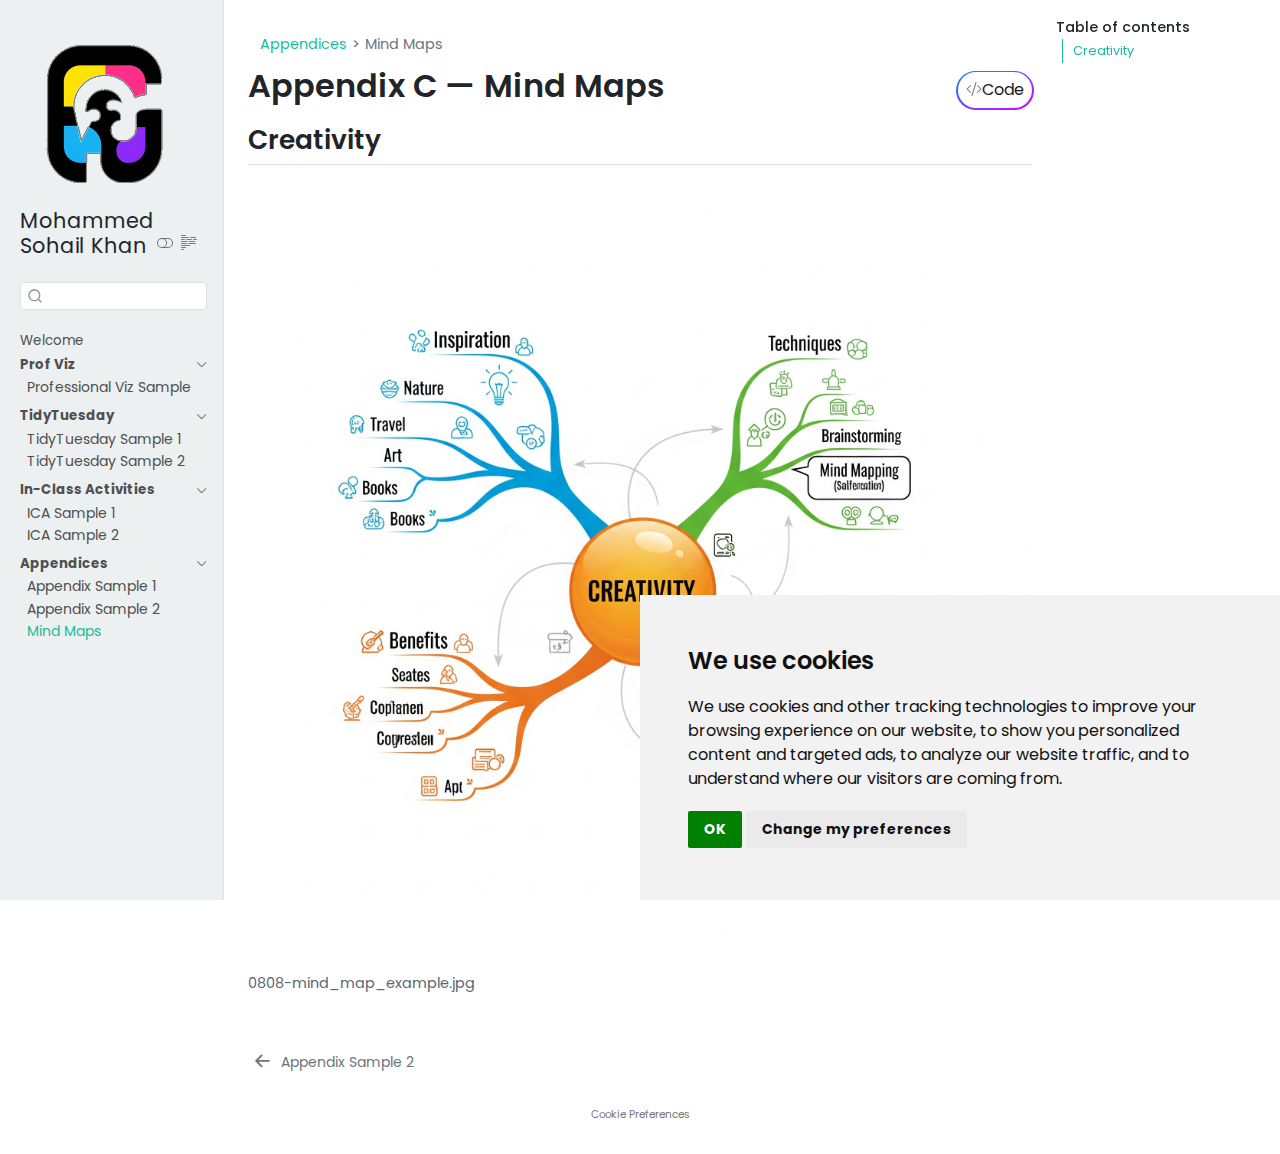
<file: mm/mm.html>
<!DOCTYPE html>
<html xmlns="http://www.w3.org/1999/xhtml" lang="en" xml:lang="en"><head>

<meta charset="utf-8">
<meta name="generator" content="quarto-1.6.42">

<meta name="viewport" content="width=device-width, initial-scale=1.0, user-scalable=yes">


<title>Appendix C — Mind Maps – Sohail’s Portfolio</title>
<style>
code{white-space: pre-wrap;}
span.smallcaps{font-variant: small-caps;}
div.columns{display: flex; gap: min(4vw, 1.5em);}
div.column{flex: auto; overflow-x: auto;}
div.hanging-indent{margin-left: 1.5em; text-indent: -1.5em;}
ul.task-list{list-style: none;}
ul.task-list li input[type="checkbox"] {
  width: 0.8em;
  margin: 0 0.8em 0.2em -1em; /* quarto-specific, see https://github.com/quarto-dev/quarto-cli/issues/4556 */ 
  vertical-align: middle;
}
/* CSS for syntax highlighting */
pre > code.sourceCode { white-space: pre; position: relative; }
pre > code.sourceCode > span { line-height: 1.25; }
pre > code.sourceCode > span:empty { height: 1.2em; }
.sourceCode { overflow: visible; }
code.sourceCode > span { color: inherit; text-decoration: inherit; }
div.sourceCode { margin: 1em 0; }
pre.sourceCode { margin: 0; }
@media screen {
div.sourceCode { overflow: auto; }
}
@media print {
pre > code.sourceCode { white-space: pre-wrap; }
pre > code.sourceCode > span { display: inline-block; text-indent: -5em; padding-left: 5em; }
}
pre.numberSource code
  { counter-reset: source-line 0; }
pre.numberSource code > span
  { position: relative; left: -4em; counter-increment: source-line; }
pre.numberSource code > span > a:first-child::before
  { content: counter(source-line);
    position: relative; left: -1em; text-align: right; vertical-align: baseline;
    border: none; display: inline-block;
    -webkit-touch-callout: none; -webkit-user-select: none;
    -khtml-user-select: none; -moz-user-select: none;
    -ms-user-select: none; user-select: none;
    padding: 0 4px; width: 4em;
  }
pre.numberSource { margin-left: 3em;  padding-left: 4px; }
div.sourceCode
  {   }
@media screen {
pre > code.sourceCode > span > a:first-child::before { text-decoration: underline; }
}
</style>


<script src="../site_libs/quarto-nav/quarto-nav.js"></script>
<script src="../site_libs/clipboard/clipboard.min.js"></script>
<script src="../site_libs/quarto-search/autocomplete.umd.js"></script>
<script src="../site_libs/quarto-search/fuse.min.js"></script>
<script src="../site_libs/quarto-search/quarto-search.js"></script>
<meta name="quarto:offset" content="../">
<link href="../src/appx/appx-sample2.html" rel="prev">
<script src="../site_libs/cookie-consent/cookie-consent.js"></script>
<link href="../site_libs/cookie-consent/cookie-consent.css" rel="stylesheet">
<script src="../site_libs/quarto-html/quarto.js"></script>
<script src="../site_libs/quarto-html/popper.min.js"></script>
<script src="../site_libs/quarto-html/tippy.umd.min.js"></script>
<script src="../site_libs/quarto-html/anchor.min.js"></script>
<link href="../site_libs/quarto-html/tippy.css" rel="stylesheet">
<link href="../site_libs/quarto-html/quarto-syntax-highlighting-2f5df379a58b258e96c21c0638c20c03.css" rel="stylesheet" class="quarto-color-scheme" id="quarto-text-highlighting-styles">
<link href="../site_libs/quarto-html/quarto-syntax-highlighting-dark-b53751a350365c71b6c909e95f209ed1.css" rel="prefetch" class="quarto-color-scheme quarto-color-alternate" id="quarto-text-highlighting-styles">
<script src="../site_libs/bootstrap/bootstrap.min.js"></script>
<link href="../site_libs/bootstrap/bootstrap-icons.css" rel="stylesheet">
<link href="../site_libs/bootstrap/bootstrap-463f7e572b85bff0cfe833e89a202fa4.min.css" rel="stylesheet" append-hash="true" class="quarto-color-scheme" id="quarto-bootstrap" data-mode="light">
<link href="../site_libs/bootstrap/bootstrap-dark-2b27489b1280a247593da265a4955406.min.css" rel="prefetch" append-hash="true" class="quarto-color-scheme quarto-color-alternate" id="quarto-bootstrap" data-mode="dark">
<script id="quarto-search-options" type="application/json">{
  "location": "sidebar",
  "copy-button": false,
  "collapse-after": 3,
  "panel-placement": "start",
  "type": "textbox",
  "limit": 50,
  "keyboard-shortcut": [
    "f",
    "/",
    "s"
  ],
  "show-item-context": false,
  "language": {
    "search-no-results-text": "No results",
    "search-matching-documents-text": "matching documents",
    "search-copy-link-title": "Copy link to search",
    "search-hide-matches-text": "Hide additional matches",
    "search-more-match-text": "more match in this document",
    "search-more-matches-text": "more matches in this document",
    "search-clear-button-title": "Clear",
    "search-text-placeholder": "",
    "search-detached-cancel-button-title": "Cancel",
    "search-submit-button-title": "Submit",
    "search-label": "Search"
  }
}</script>

<script type="text/javascript" charset="UTF-8">
document.addEventListener('DOMContentLoaded', function () {
cookieconsent.run({
  "notice_banner_type":"simple",
  "consent_type":"implied",
  "palette":"light",
  "language":"en",
  "page_load_consent_levels":["strictly-necessary","functionality","tracking","targeting"],
  "notice_banner_reject_button_hide":false,
  "preferences_center_close_button_hide":false,
  "website_name":""
  ,
"language":"en"
  });
});
</script> 
  
<style>html{ scroll-behavior: smooth; }</style>


<link rel="stylesheet" href="../style/custom.css">
</head>

<body class="nav-sidebar docked">

<div id="quarto-search-results"></div>
  <header id="quarto-header" class="headroom fixed-top">
  <nav class="quarto-secondary-nav">
    <div class="container-fluid d-flex">
      <button type="button" class="quarto-btn-toggle btn" data-bs-toggle="collapse" role="button" data-bs-target=".quarto-sidebar-collapse-item" aria-controls="quarto-sidebar" aria-expanded="false" aria-label="Toggle sidebar navigation" onclick="if (window.quartoToggleHeadroom) { window.quartoToggleHeadroom(); }">
        <i class="bi bi-layout-text-sidebar-reverse"></i>
      </button>
        <nav class="quarto-page-breadcrumbs" aria-label="breadcrumb"><ol class="breadcrumb"><li class="breadcrumb-item"><a href="../src/appx/appx-sample1.html">Appendices</a></li><li class="breadcrumb-item"><a href="../mm/mm.html"><span class="chapter-title">Mind Maps</span></a></li></ol></nav>
        <a class="flex-grow-1" role="navigation" data-bs-toggle="collapse" data-bs-target=".quarto-sidebar-collapse-item" aria-controls="quarto-sidebar" aria-expanded="false" aria-label="Toggle sidebar navigation" onclick="if (window.quartoToggleHeadroom) { window.quartoToggleHeadroom(); }">      
        </a>
      <button type="button" class="btn quarto-search-button" aria-label="Search" onclick="window.quartoOpenSearch();">
        <i class="bi bi-search"></i>
      </button>
    </div>
  </nav>
</header>
<!-- content -->
<div id="quarto-content" class="quarto-container page-columns page-rows-contents page-layout-full">
<!-- sidebar -->
  <nav id="quarto-sidebar" class="sidebar collapse collapse-horizontal quarto-sidebar-collapse-item sidebar-navigation docked overflow-auto">
    <div class="pt-lg-2 mt-2 text-left sidebar-header sidebar-header-stacked">
      <a href="../index.html" class="sidebar-logo-link">
      <img src="../assets/sidebar-logo.png" alt="" class="sidebar-logo py-0 d-lg-inline d-none">
      </a>
    <div class="sidebar-title mb-0 py-0">
      <a href="../">Mohammed Sohail Khan</a> 
        <div class="sidebar-tools-main">
  <a href="" class="quarto-color-scheme-toggle quarto-navigation-tool  px-1" onclick="window.quartoToggleColorScheme(); return false;" title="Toggle dark mode"><i class="bi"></i></a>
  <a href="" class="quarto-reader-toggle quarto-navigation-tool px-1" onclick="window.quartoToggleReader(); return false;" title="Toggle reader mode">
  <div class="quarto-reader-toggle-btn">
  <i class="bi"></i>
  </div>
</a>
</div>
    </div>
      </div>
        <div class="mt-2 flex-shrink-0 align-items-center">
        <div class="sidebar-search">
        <div id="quarto-search" class="" title="Search"></div>
        </div>
        </div>
    <div class="sidebar-menu-container"> 
    <ul class="list-unstyled mt-1">
        <li class="sidebar-item">
  <div class="sidebar-item-container"> 
  <a href="../index.html" class="sidebar-item-text sidebar-link">
 <span class="menu-text">Welcome</span></a>
  </div>
</li>
        <li class="sidebar-item sidebar-item-section">
      <div class="sidebar-item-container"> 
            <a class="sidebar-item-text sidebar-link text-start" data-bs-toggle="collapse" data-bs-target="#quarto-sidebar-section-1" role="navigation" aria-expanded="true">
 <span class="menu-text">Prof Viz</span></a>
          <a class="sidebar-item-toggle text-start" data-bs-toggle="collapse" data-bs-target="#quarto-sidebar-section-1" role="navigation" aria-expanded="true" aria-label="Toggle section">
            <i class="bi bi-chevron-right ms-2"></i>
          </a> 
      </div>
      <ul id="quarto-sidebar-section-1" class="collapse list-unstyled sidebar-section depth1 show">  
          <li class="sidebar-item">
  <div class="sidebar-item-container"> 
  <a href="../src/pv/pv-01.html" class="sidebar-item-text sidebar-link"><span class="chapter-title">Professional Viz Sample</span></a>
  </div>
</li>
      </ul>
  </li>
        <li class="sidebar-item sidebar-item-section">
      <div class="sidebar-item-container"> 
            <a class="sidebar-item-text sidebar-link text-start" data-bs-toggle="collapse" data-bs-target="#quarto-sidebar-section-2" role="navigation" aria-expanded="true">
 <span class="menu-text">TidyTuesday</span></a>
          <a class="sidebar-item-toggle text-start" data-bs-toggle="collapse" data-bs-target="#quarto-sidebar-section-2" role="navigation" aria-expanded="true" aria-label="Toggle section">
            <i class="bi bi-chevron-right ms-2"></i>
          </a> 
      </div>
      <ul id="quarto-sidebar-section-2" class="collapse list-unstyled sidebar-section depth1 show">  
          <li class="sidebar-item">
  <div class="sidebar-item-container"> 
  <a href="../src/tt/2025-07-08.html" class="sidebar-item-text sidebar-link"><span class="chapter-title">TidyTuesday Sample 1</span></a>
  </div>
</li>
          <li class="sidebar-item">
  <div class="sidebar-item-container"> 
  <a href="../src/tt/2025-07-15.html" class="sidebar-item-text sidebar-link"><span class="chapter-title">TidyTuesday Sample 2</span></a>
  </div>
</li>
      </ul>
  </li>
        <li class="sidebar-item sidebar-item-section">
      <div class="sidebar-item-container"> 
            <a class="sidebar-item-text sidebar-link text-start" data-bs-toggle="collapse" data-bs-target="#quarto-sidebar-section-3" role="navigation" aria-expanded="true">
 <span class="menu-text">In-Class Activities</span></a>
          <a class="sidebar-item-toggle text-start" data-bs-toggle="collapse" data-bs-target="#quarto-sidebar-section-3" role="navigation" aria-expanded="true" aria-label="Toggle section">
            <i class="bi bi-chevron-right ms-2"></i>
          </a> 
      </div>
      <ul id="quarto-sidebar-section-3" class="collapse list-unstyled sidebar-section depth1 show">  
          <li class="sidebar-item">
  <div class="sidebar-item-container"> 
  <a href="../src/ica/ica-sample1.html" class="sidebar-item-text sidebar-link"><span class="chapter-title">ICA Sample 1</span></a>
  </div>
</li>
          <li class="sidebar-item">
  <div class="sidebar-item-container"> 
  <a href="../src/ica/ica-sample2.html" class="sidebar-item-text sidebar-link"><span class="chapter-title">ICA Sample 2</span></a>
  </div>
</li>
      </ul>
  </li>
        <li class="sidebar-item sidebar-item-section">
      <div class="sidebar-item-container"> 
            <a class="sidebar-item-text sidebar-link text-start" data-bs-toggle="collapse" data-bs-target="#quarto-sidebar-section-4" role="navigation" aria-expanded="true">
 <span class="menu-text">Appendices</span></a>
          <a class="sidebar-item-toggle text-start" data-bs-toggle="collapse" data-bs-target="#quarto-sidebar-section-4" role="navigation" aria-expanded="true" aria-label="Toggle section">
            <i class="bi bi-chevron-right ms-2"></i>
          </a> 
      </div>
      <ul id="quarto-sidebar-section-4" class="collapse list-unstyled sidebar-section depth1 show">  
          <li class="sidebar-item">
  <div class="sidebar-item-container"> 
  <a href="../src/appx/appx-sample1.html" class="sidebar-item-text sidebar-link"><span class="chapter-title">Appendix Sample 1</span></a>
  </div>
</li>
          <li class="sidebar-item">
  <div class="sidebar-item-container"> 
  <a href="../src/appx/appx-sample2.html" class="sidebar-item-text sidebar-link"><span class="chapter-title">Appendix Sample 2</span></a>
  </div>
</li>
          <li class="sidebar-item">
  <div class="sidebar-item-container"> 
  <a href="../mm/mm.html" class="sidebar-item-text sidebar-link active"><span class="chapter-title">Mind Maps</span></a>
  </div>
</li>
      </ul>
  </li>
    </ul>
    </div>
</nav>
<div id="quarto-sidebar-glass" class="quarto-sidebar-collapse-item" data-bs-toggle="collapse" data-bs-target=".quarto-sidebar-collapse-item"></div>
<!-- margin-sidebar -->
    <div id="quarto-margin-sidebar" class="sidebar margin-sidebar">
        <nav id="TOC" role="doc-toc" class="toc-active" data-toc-expanded="99">
    <h2 id="toc-title">Table of contents</h2>
   
  <ul>
  <li><a href="#creativity" id="toc-creativity" class="nav-link active" data-scroll-target="#creativity">Creativity</a></li>
  </ul>
</nav>
    </div>
<!-- main -->
<main class="content column-body" id="quarto-document-content">

<header id="title-block-header" class="quarto-title-block default"><nav class="quarto-page-breadcrumbs quarto-title-breadcrumbs d-none d-lg-block" aria-label="breadcrumb"><ol class="breadcrumb"><li class="breadcrumb-item"><a href="../src/appx/appx-sample1.html">Appendices</a></li><li class="breadcrumb-item"><a href="../mm/mm.html"><span class="chapter-title">Mind Maps</span></a></li></ol></nav>
<div class="quarto-title">
<div class="quarto-title-block"><div><h1 class="title">Appendix C — Mind Maps</h1><button type="button" class="btn code-tools-button" id="quarto-code-tools-source"><i class="bi"></i> Code</button></div></div>
</div>



<div class="quarto-title-meta column-body">

    
  
    
  </div>
  


</header>


<section id="creativity" class="level2">
<h2 class="anchored" data-anchor-id="creativity">Creativity</h2>
<div class="quarto-figure quarto-figure-center">
<figure class="figure">
<p><img src="0808-mind_map_example.jpg" class="img-fluid figure-img"></p>
<figcaption>0808-mind_map_example.jpg</figcaption>
</figure>
</div>


<!-- -->

</section>

</main> <!-- /main -->
<script id="quarto-html-after-body" type="application/javascript">
window.document.addEventListener("DOMContentLoaded", function (event) {
  const toggleBodyColorMode = (bsSheetEl) => {
    const mode = bsSheetEl.getAttribute("data-mode");
    const bodyEl = window.document.querySelector("body");
    if (mode === "dark") {
      bodyEl.classList.add("quarto-dark");
      bodyEl.classList.remove("quarto-light");
    } else {
      bodyEl.classList.add("quarto-light");
      bodyEl.classList.remove("quarto-dark");
    }
  }
  const toggleBodyColorPrimary = () => {
    const bsSheetEl = window.document.querySelector("link#quarto-bootstrap");
    if (bsSheetEl) {
      toggleBodyColorMode(bsSheetEl);
    }
  }
  toggleBodyColorPrimary();  
  const disableStylesheet = (stylesheets) => {
    for (let i=0; i < stylesheets.length; i++) {
      const stylesheet = stylesheets[i];
      stylesheet.rel = 'prefetch';
    }
  }
  const enableStylesheet = (stylesheets) => {
    for (let i=0; i < stylesheets.length; i++) {
      const stylesheet = stylesheets[i];
      stylesheet.rel = 'stylesheet';
    }
  }
  const manageTransitions = (selector, allowTransitions) => {
    const els = window.document.querySelectorAll(selector);
    for (let i=0; i < els.length; i++) {
      const el = els[i];
      if (allowTransitions) {
        el.classList.remove('notransition');
      } else {
        el.classList.add('notransition');
      }
    }
  }
  const toggleGiscusIfUsed = (isAlternate, darkModeDefault) => {
    const baseTheme = document.querySelector('#giscus-base-theme')?.value ?? 'light';
    const alternateTheme = document.querySelector('#giscus-alt-theme')?.value ?? 'dark';
    let newTheme = '';
    if(darkModeDefault) {
      newTheme = isAlternate ? baseTheme : alternateTheme;
    } else {
      newTheme = isAlternate ? alternateTheme : baseTheme;
    }
    const changeGiscusTheme = () => {
      // From: https://github.com/giscus/giscus/issues/336
      const sendMessage = (message) => {
        const iframe = document.querySelector('iframe.giscus-frame');
        if (!iframe) return;
        iframe.contentWindow.postMessage({ giscus: message }, 'https://giscus.app');
      }
      sendMessage({
        setConfig: {
          theme: newTheme
        }
      });
    }
    const isGiscussLoaded = window.document.querySelector('iframe.giscus-frame') !== null;
    if (isGiscussLoaded) {
      changeGiscusTheme();
    }
  }
  const toggleColorMode = (alternate) => {
    // Switch the stylesheets
    const alternateStylesheets = window.document.querySelectorAll('link.quarto-color-scheme.quarto-color-alternate');
    manageTransitions('#quarto-margin-sidebar .nav-link', false);
    if (alternate) {
      enableStylesheet(alternateStylesheets);
      for (const sheetNode of alternateStylesheets) {
        if (sheetNode.id === "quarto-bootstrap") {
          toggleBodyColorMode(sheetNode);
        }
      }
    } else {
      disableStylesheet(alternateStylesheets);
      toggleBodyColorPrimary();
    }
    manageTransitions('#quarto-margin-sidebar .nav-link', true);
    // Switch the toggles
    const toggles = window.document.querySelectorAll('.quarto-color-scheme-toggle');
    for (let i=0; i < toggles.length; i++) {
      const toggle = toggles[i];
      if (toggle) {
        if (alternate) {
          toggle.classList.add("alternate");     
        } else {
          toggle.classList.remove("alternate");
        }
      }
    }
    // Hack to workaround the fact that safari doesn't
    // properly recolor the scrollbar when toggling (#1455)
    if (navigator.userAgent.indexOf('Safari') > 0 && navigator.userAgent.indexOf('Chrome') == -1) {
      manageTransitions("body", false);
      window.scrollTo(0, 1);
      setTimeout(() => {
        window.scrollTo(0, 0);
        manageTransitions("body", true);
      }, 40);  
    }
  }
  const isFileUrl = () => { 
    return window.location.protocol === 'file:';
  }
  const hasAlternateSentinel = () => {  
    let styleSentinel = getColorSchemeSentinel();
    if (styleSentinel !== null) {
      return styleSentinel === "alternate";
    } else {
      return false;
    }
  }
  const setStyleSentinel = (alternate) => {
    const value = alternate ? "alternate" : "default";
    if (!isFileUrl()) {
      window.localStorage.setItem("quarto-color-scheme", value);
    } else {
      localAlternateSentinel = value;
    }
  }
  const getColorSchemeSentinel = () => {
    if (!isFileUrl()) {
      const storageValue = window.localStorage.getItem("quarto-color-scheme");
      return storageValue != null ? storageValue : localAlternateSentinel;
    } else {
      return localAlternateSentinel;
    }
  }
  const darkModeDefault = false;
  let localAlternateSentinel = darkModeDefault ? 'alternate' : 'default';
  // Dark / light mode switch
  window.quartoToggleColorScheme = () => {
    // Read the current dark / light value 
    let toAlternate = !hasAlternateSentinel();
    toggleColorMode(toAlternate);
    setStyleSentinel(toAlternate);
    toggleGiscusIfUsed(toAlternate, darkModeDefault);
  };
  // Ensure there is a toggle, if there isn't float one in the top right
  if (window.document.querySelector('.quarto-color-scheme-toggle') === null) {
    const a = window.document.createElement('a');
    a.classList.add('top-right');
    a.classList.add('quarto-color-scheme-toggle');
    a.href = "";
    a.onclick = function() { try { window.quartoToggleColorScheme(); } catch {} return false; };
    const i = window.document.createElement("i");
    i.classList.add('bi');
    a.appendChild(i);
    window.document.body.appendChild(a);
  }
  // Switch to dark mode if need be
  if (hasAlternateSentinel()) {
    toggleColorMode(true);
  } else {
    toggleColorMode(false);
  }
  const icon = "";
  const anchorJS = new window.AnchorJS();
  anchorJS.options = {
    placement: 'right',
    icon: icon
  };
  anchorJS.add('.anchored');
  const isCodeAnnotation = (el) => {
    for (const clz of el.classList) {
      if (clz.startsWith('code-annotation-')) {                     
        return true;
      }
    }
    return false;
  }
  const onCopySuccess = function(e) {
    // button target
    const button = e.trigger;
    // don't keep focus
    button.blur();
    // flash "checked"
    button.classList.add('code-copy-button-checked');
    var currentTitle = button.getAttribute("title");
    button.setAttribute("title", "Copied!");
    let tooltip;
    if (window.bootstrap) {
      button.setAttribute("data-bs-toggle", "tooltip");
      button.setAttribute("data-bs-placement", "left");
      button.setAttribute("data-bs-title", "Copied!");
      tooltip = new bootstrap.Tooltip(button, 
        { trigger: "manual", 
          customClass: "code-copy-button-tooltip",
          offset: [0, -8]});
      tooltip.show();    
    }
    setTimeout(function() {
      if (tooltip) {
        tooltip.hide();
        button.removeAttribute("data-bs-title");
        button.removeAttribute("data-bs-toggle");
        button.removeAttribute("data-bs-placement");
      }
      button.setAttribute("title", currentTitle);
      button.classList.remove('code-copy-button-checked');
    }, 1000);
    // clear code selection
    e.clearSelection();
  }
  const getTextToCopy = function(trigger) {
      const codeEl = trigger.previousElementSibling.cloneNode(true);
      for (const childEl of codeEl.children) {
        if (isCodeAnnotation(childEl)) {
          childEl.remove();
        }
      }
      return codeEl.innerText;
  }
  const clipboard = new window.ClipboardJS('.code-copy-button:not([data-in-quarto-modal])', {
    text: getTextToCopy
  });
  clipboard.on('success', onCopySuccess);
  if (window.document.getElementById('quarto-embedded-source-code-modal')) {
    const clipboardModal = new window.ClipboardJS('.code-copy-button[data-in-quarto-modal]', {
      text: getTextToCopy,
      container: window.document.getElementById('quarto-embedded-source-code-modal')
    });
    clipboardModal.on('success', onCopySuccess);
  }
  const viewSource = window.document.getElementById('quarto-view-source') ||
                     window.document.getElementById('quarto-code-tools-source');
  if (viewSource) {
    const sourceUrl = viewSource.getAttribute("data-quarto-source-url");
    viewSource.addEventListener("click", function(e) {
      if (sourceUrl) {
        // rstudio viewer pane
        if (/\bcapabilities=\b/.test(window.location)) {
          window.open(sourceUrl);
        } else {
          window.location.href = sourceUrl;
        }
      } else {
        const modal = new bootstrap.Modal(document.getElementById('quarto-embedded-source-code-modal'));
        modal.show();
      }
      return false;
    });
  }
  function toggleCodeHandler(show) {
    return function(e) {
      const detailsSrc = window.document.querySelectorAll(".cell > details > .sourceCode");
      for (let i=0; i<detailsSrc.length; i++) {
        const details = detailsSrc[i].parentElement;
        if (show) {
          details.open = true;
        } else {
          details.removeAttribute("open");
        }
      }
      const cellCodeDivs = window.document.querySelectorAll(".cell > .sourceCode");
      const fromCls = show ? "hidden" : "unhidden";
      const toCls = show ? "unhidden" : "hidden";
      for (let i=0; i<cellCodeDivs.length; i++) {
        const codeDiv = cellCodeDivs[i];
        if (codeDiv.classList.contains(fromCls)) {
          codeDiv.classList.remove(fromCls);
          codeDiv.classList.add(toCls);
        } 
      }
      return false;
    }
  }
  const hideAllCode = window.document.getElementById("quarto-hide-all-code");
  if (hideAllCode) {
    hideAllCode.addEventListener("click", toggleCodeHandler(false));
  }
  const showAllCode = window.document.getElementById("quarto-show-all-code");
  if (showAllCode) {
    showAllCode.addEventListener("click", toggleCodeHandler(true));
  }
    var localhostRegex = new RegExp(/^(?:http|https):\/\/localhost\:?[0-9]*\//);
    var mailtoRegex = new RegExp(/^mailto:/);
      var filterRegex = new RegExp('/' + window.location.host + '/');
    var isInternal = (href) => {
        return filterRegex.test(href) || localhostRegex.test(href) || mailtoRegex.test(href);
    }
    // Inspect non-navigation links and adorn them if external
 	var links = window.document.querySelectorAll('a[href]:not(.nav-link):not(.navbar-brand):not(.toc-action):not(.sidebar-link):not(.sidebar-item-toggle):not(.pagination-link):not(.no-external):not([aria-hidden]):not(.dropdown-item):not(.quarto-navigation-tool):not(.about-link)');
    for (var i=0; i<links.length; i++) {
      const link = links[i];
      if (!isInternal(link.href)) {
        // undo the damage that might have been done by quarto-nav.js in the case of
        // links that we want to consider external
        if (link.dataset.originalHref !== undefined) {
          link.href = link.dataset.originalHref;
        }
          // target, if specified
          link.setAttribute("target", "_blank");
          if (link.getAttribute("rel") === null) {
            link.setAttribute("rel", "noopener");
          }
      }
    }
  function tippyHover(el, contentFn, onTriggerFn, onUntriggerFn) {
    const config = {
      allowHTML: true,
      maxWidth: 500,
      delay: 100,
      arrow: false,
      appendTo: function(el) {
          return el.parentElement;
      },
      interactive: true,
      interactiveBorder: 10,
      theme: 'quarto',
      placement: 'bottom-start',
    };
    if (contentFn) {
      config.content = contentFn;
    }
    if (onTriggerFn) {
      config.onTrigger = onTriggerFn;
    }
    if (onUntriggerFn) {
      config.onUntrigger = onUntriggerFn;
    }
    window.tippy(el, config); 
  }
  const noterefs = window.document.querySelectorAll('a[role="doc-noteref"]');
  for (var i=0; i<noterefs.length; i++) {
    const ref = noterefs[i];
    tippyHover(ref, function() {
      // use id or data attribute instead here
      let href = ref.getAttribute('data-footnote-href') || ref.getAttribute('href');
      try { href = new URL(href).hash; } catch {}
      const id = href.replace(/^#\/?/, "");
      const note = window.document.getElementById(id);
      if (note) {
        return note.innerHTML;
      } else {
        return "";
      }
    });
  }
  const xrefs = window.document.querySelectorAll('a.quarto-xref');
  const processXRef = (id, note) => {
    // Strip column container classes
    const stripColumnClz = (el) => {
      el.classList.remove("page-full", "page-columns");
      if (el.children) {
        for (const child of el.children) {
          stripColumnClz(child);
        }
      }
    }
    stripColumnClz(note)
    if (id === null || id.startsWith('sec-')) {
      // Special case sections, only their first couple elements
      const container = document.createElement("div");
      if (note.children && note.children.length > 2) {
        container.appendChild(note.children[0].cloneNode(true));
        for (let i = 1; i < note.children.length; i++) {
          const child = note.children[i];
          if (child.tagName === "P" && child.innerText === "") {
            continue;
          } else {
            container.appendChild(child.cloneNode(true));
            break;
          }
        }
        if (window.Quarto?.typesetMath) {
          window.Quarto.typesetMath(container);
        }
        return container.innerHTML
      } else {
        if (window.Quarto?.typesetMath) {
          window.Quarto.typesetMath(note);
        }
        return note.innerHTML;
      }
    } else {
      // Remove any anchor links if they are present
      const anchorLink = note.querySelector('a.anchorjs-link');
      if (anchorLink) {
        anchorLink.remove();
      }
      if (window.Quarto?.typesetMath) {
        window.Quarto.typesetMath(note);
      }
      if (note.classList.contains("callout")) {
        return note.outerHTML;
      } else {
        return note.innerHTML;
      }
    }
  }
  for (var i=0; i<xrefs.length; i++) {
    const xref = xrefs[i];
    tippyHover(xref, undefined, function(instance) {
      instance.disable();
      let url = xref.getAttribute('href');
      let hash = undefined; 
      if (url.startsWith('#')) {
        hash = url;
      } else {
        try { hash = new URL(url).hash; } catch {}
      }
      if (hash) {
        const id = hash.replace(/^#\/?/, "");
        const note = window.document.getElementById(id);
        if (note !== null) {
          try {
            const html = processXRef(id, note.cloneNode(true));
            instance.setContent(html);
          } finally {
            instance.enable();
            instance.show();
          }
        } else {
          // See if we can fetch this
          fetch(url.split('#')[0])
          .then(res => res.text())
          .then(html => {
            const parser = new DOMParser();
            const htmlDoc = parser.parseFromString(html, "text/html");
            const note = htmlDoc.getElementById(id);
            if (note !== null) {
              const html = processXRef(id, note);
              instance.setContent(html);
            } 
          }).finally(() => {
            instance.enable();
            instance.show();
          });
        }
      } else {
        // See if we can fetch a full url (with no hash to target)
        // This is a special case and we should probably do some content thinning / targeting
        fetch(url)
        .then(res => res.text())
        .then(html => {
          const parser = new DOMParser();
          const htmlDoc = parser.parseFromString(html, "text/html");
          const note = htmlDoc.querySelector('main.content');
          if (note !== null) {
            // This should only happen for chapter cross references
            // (since there is no id in the URL)
            // remove the first header
            if (note.children.length > 0 && note.children[0].tagName === "HEADER") {
              note.children[0].remove();
            }
            const html = processXRef(null, note);
            instance.setContent(html);
          } 
        }).finally(() => {
          instance.enable();
          instance.show();
        });
      }
    }, function(instance) {
    });
  }
      let selectedAnnoteEl;
      const selectorForAnnotation = ( cell, annotation) => {
        let cellAttr = 'data-code-cell="' + cell + '"';
        let lineAttr = 'data-code-annotation="' +  annotation + '"';
        const selector = 'span[' + cellAttr + '][' + lineAttr + ']';
        return selector;
      }
      const selectCodeLines = (annoteEl) => {
        const doc = window.document;
        const targetCell = annoteEl.getAttribute("data-target-cell");
        const targetAnnotation = annoteEl.getAttribute("data-target-annotation");
        const annoteSpan = window.document.querySelector(selectorForAnnotation(targetCell, targetAnnotation));
        const lines = annoteSpan.getAttribute("data-code-lines").split(",");
        const lineIds = lines.map((line) => {
          return targetCell + "-" + line;
        })
        let top = null;
        let height = null;
        let parent = null;
        if (lineIds.length > 0) {
            //compute the position of the single el (top and bottom and make a div)
            const el = window.document.getElementById(lineIds[0]);
            top = el.offsetTop;
            height = el.offsetHeight;
            parent = el.parentElement.parentElement;
          if (lineIds.length > 1) {
            const lastEl = window.document.getElementById(lineIds[lineIds.length - 1]);
            const bottom = lastEl.offsetTop + lastEl.offsetHeight;
            height = bottom - top;
          }
          if (top !== null && height !== null && parent !== null) {
            // cook up a div (if necessary) and position it 
            let div = window.document.getElementById("code-annotation-line-highlight");
            if (div === null) {
              div = window.document.createElement("div");
              div.setAttribute("id", "code-annotation-line-highlight");
              div.style.position = 'absolute';
              parent.appendChild(div);
            }
            div.style.top = top - 2 + "px";
            div.style.height = height + 4 + "px";
            div.style.left = 0;
            let gutterDiv = window.document.getElementById("code-annotation-line-highlight-gutter");
            if (gutterDiv === null) {
              gutterDiv = window.document.createElement("div");
              gutterDiv.setAttribute("id", "code-annotation-line-highlight-gutter");
              gutterDiv.style.position = 'absolute';
              const codeCell = window.document.getElementById(targetCell);
              const gutter = codeCell.querySelector('.code-annotation-gutter');
              gutter.appendChild(gutterDiv);
            }
            gutterDiv.style.top = top - 2 + "px";
            gutterDiv.style.height = height + 4 + "px";
          }
          selectedAnnoteEl = annoteEl;
        }
      };
      const unselectCodeLines = () => {
        const elementsIds = ["code-annotation-line-highlight", "code-annotation-line-highlight-gutter"];
        elementsIds.forEach((elId) => {
          const div = window.document.getElementById(elId);
          if (div) {
            div.remove();
          }
        });
        selectedAnnoteEl = undefined;
      };
        // Handle positioning of the toggle
    window.addEventListener(
      "resize",
      throttle(() => {
        elRect = undefined;
        if (selectedAnnoteEl) {
          selectCodeLines(selectedAnnoteEl);
        }
      }, 10)
    );
    function throttle(fn, ms) {
    let throttle = false;
    let timer;
      return (...args) => {
        if(!throttle) { // first call gets through
            fn.apply(this, args);
            throttle = true;
        } else { // all the others get throttled
            if(timer) clearTimeout(timer); // cancel #2
            timer = setTimeout(() => {
              fn.apply(this, args);
              timer = throttle = false;
            }, ms);
        }
      };
    }
      // Attach click handler to the DT
      const annoteDls = window.document.querySelectorAll('dt[data-target-cell]');
      for (const annoteDlNode of annoteDls) {
        annoteDlNode.addEventListener('click', (event) => {
          const clickedEl = event.target;
          if (clickedEl !== selectedAnnoteEl) {
            unselectCodeLines();
            const activeEl = window.document.querySelector('dt[data-target-cell].code-annotation-active');
            if (activeEl) {
              activeEl.classList.remove('code-annotation-active');
            }
            selectCodeLines(clickedEl);
            clickedEl.classList.add('code-annotation-active');
          } else {
            // Unselect the line
            unselectCodeLines();
            clickedEl.classList.remove('code-annotation-active');
          }
        });
      }
  const findCites = (el) => {
    const parentEl = el.parentElement;
    if (parentEl) {
      const cites = parentEl.dataset.cites;
      if (cites) {
        return {
          el,
          cites: cites.split(' ')
        };
      } else {
        return findCites(el.parentElement)
      }
    } else {
      return undefined;
    }
  };
  var bibliorefs = window.document.querySelectorAll('a[role="doc-biblioref"]');
  for (var i=0; i<bibliorefs.length; i++) {
    const ref = bibliorefs[i];
    const citeInfo = findCites(ref);
    if (citeInfo) {
      tippyHover(citeInfo.el, function() {
        var popup = window.document.createElement('div');
        citeInfo.cites.forEach(function(cite) {
          var citeDiv = window.document.createElement('div');
          citeDiv.classList.add('hanging-indent');
          citeDiv.classList.add('csl-entry');
          var biblioDiv = window.document.getElementById('ref-' + cite);
          if (biblioDiv) {
            citeDiv.innerHTML = biblioDiv.innerHTML;
          }
          popup.appendChild(citeDiv);
        });
        return popup.innerHTML;
      });
    }
  }
});
</script>
<nav class="page-navigation column-body">
  <div class="nav-page nav-page-previous">
      <a href="../src/appx/appx-sample2.html" class="pagination-link" aria-label="Appendix Sample 2">
        <i class="bi bi-arrow-left-short"></i> <span class="nav-page-text"><span class="chapter-title">Appendix Sample 2</span></span>
      </a>          
  </div>
  <div class="nav-page nav-page-next">
  </div>
</nav><div class="modal fade" id="quarto-embedded-source-code-modal" tabindex="-1" aria-labelledby="quarto-embedded-source-code-modal-label" aria-hidden="true"><div class="modal-dialog modal-dialog-scrollable"><div class="modal-content"><div class="modal-header"><h5 class="modal-title" id="quarto-embedded-source-code-modal-label">Source Code</h5><button class="btn-close" data-bs-dismiss="modal"></button></div><div class="modal-body"><div class="">
<div class="sourceCode" id="cb1" data-shortcodes="false"><pre class="sourceCode numberSource markdown number-lines code-with-copy"><code class="sourceCode markdown"><span id="cb1-1"><a href="#cb1-1"></a><span class="fu"># Mind Maps</span></span>
<span id="cb1-2"><a href="#cb1-2"></a></span>
<span id="cb1-3"><a href="#cb1-3"></a><span class="fu">## Creativity</span></span>
<span id="cb1-4"><a href="#cb1-4"></a></span>
<span id="cb1-5"><a href="#cb1-5"></a><span class="al">![0808-mind_map_example.jpg](0808-mind_map_example.jpg)</span></span></code><button title="Copy to Clipboard" class="code-copy-button" data-in-quarto-modal=""><i class="bi"></i></button></pre></div>
</div></div></div></div></div>
</div> <!-- /content -->
<footer class="footer">
  <div class="nav-footer">
    <div class="nav-footer-left">
      &nbsp;
    </div>   
    <div class="nav-footer-center">

<div class="cookie-consent-footer"><a href="#" id="open_preferences_center">Cookie Preferences</a></div></div>
    <div class="nav-footer-right">
      &nbsp;
    </div>
  </div>
</footer>




<script src="../site_libs/quarto-html/zenscroll-min.js"></script>
</body></html>
</file>
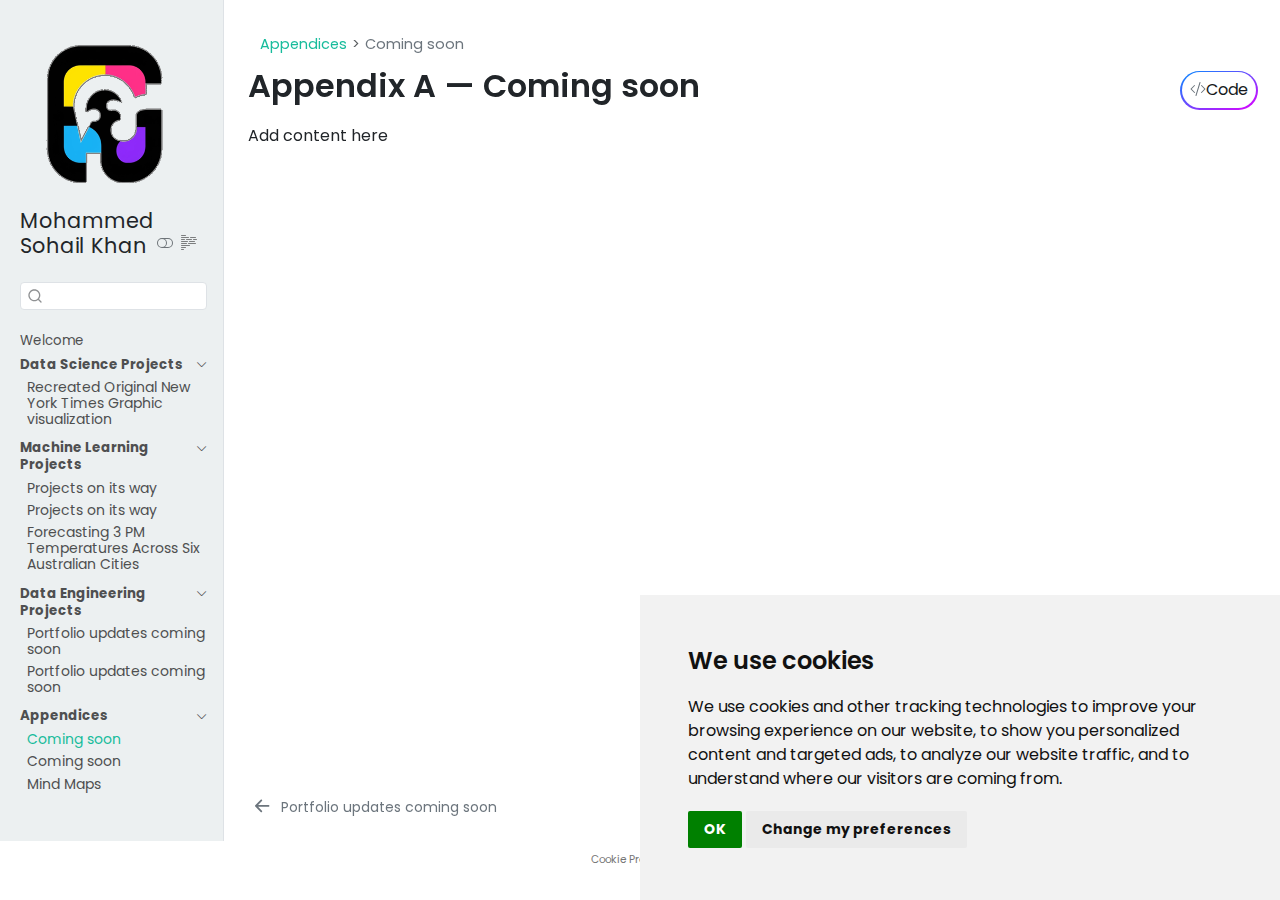
<file: src/appx/appx-sample1.html>
<!DOCTYPE html>
<html xmlns="http://www.w3.org/1999/xhtml" lang="en" xml:lang="en"><head>

<meta charset="utf-8">
<meta name="generator" content="quarto-1.6.42">

<meta name="viewport" content="width=device-width, initial-scale=1.0, user-scalable=yes">


<title>Appendix A — Coming soon – Sohail’s Portfolio</title>
<style>
code{white-space: pre-wrap;}
span.smallcaps{font-variant: small-caps;}
div.columns{display: flex; gap: min(4vw, 1.5em);}
div.column{flex: auto; overflow-x: auto;}
div.hanging-indent{margin-left: 1.5em; text-indent: -1.5em;}
ul.task-list{list-style: none;}
ul.task-list li input[type="checkbox"] {
  width: 0.8em;
  margin: 0 0.8em 0.2em -1em; /* quarto-specific, see https://github.com/quarto-dev/quarto-cli/issues/4556 */ 
  vertical-align: middle;
}
/* CSS for syntax highlighting */
pre > code.sourceCode { white-space: pre; position: relative; }
pre > code.sourceCode > span { line-height: 1.25; }
pre > code.sourceCode > span:empty { height: 1.2em; }
.sourceCode { overflow: visible; }
code.sourceCode > span { color: inherit; text-decoration: inherit; }
div.sourceCode { margin: 1em 0; }
pre.sourceCode { margin: 0; }
@media screen {
div.sourceCode { overflow: auto; }
}
@media print {
pre > code.sourceCode { white-space: pre-wrap; }
pre > code.sourceCode > span { display: inline-block; text-indent: -5em; padding-left: 5em; }
}
pre.numberSource code
  { counter-reset: source-line 0; }
pre.numberSource code > span
  { position: relative; left: -4em; counter-increment: source-line; }
pre.numberSource code > span > a:first-child::before
  { content: counter(source-line);
    position: relative; left: -1em; text-align: right; vertical-align: baseline;
    border: none; display: inline-block;
    -webkit-touch-callout: none; -webkit-user-select: none;
    -khtml-user-select: none; -moz-user-select: none;
    -ms-user-select: none; user-select: none;
    padding: 0 4px; width: 4em;
  }
pre.numberSource { margin-left: 3em;  padding-left: 4px; }
div.sourceCode
  {   }
@media screen {
pre > code.sourceCode > span > a:first-child::before { text-decoration: underline; }
}
</style>


<script src="../../site_libs/quarto-nav/quarto-nav.js"></script>
<script src="../../site_libs/clipboard/clipboard.min.js"></script>
<script src="../../site_libs/quarto-search/autocomplete.umd.js"></script>
<script src="../../site_libs/quarto-search/fuse.min.js"></script>
<script src="../../site_libs/quarto-search/quarto-search.js"></script>
<meta name="quarto:offset" content="../../">
<link href="../../src/appx/appx-sample2.html" rel="next">
<link href="../../src/ica/ica-sample2.html" rel="prev">
<script src="../../site_libs/cookie-consent/cookie-consent.js"></script>
<link href="../../site_libs/cookie-consent/cookie-consent.css" rel="stylesheet">
<script src="../../site_libs/quarto-html/quarto.js"></script>
<script src="../../site_libs/quarto-html/popper.min.js"></script>
<script src="../../site_libs/quarto-html/tippy.umd.min.js"></script>
<script src="../../site_libs/quarto-html/anchor.min.js"></script>
<link href="../../site_libs/quarto-html/tippy.css" rel="stylesheet">
<link href="../../site_libs/quarto-html/quarto-syntax-highlighting-2f5df379a58b258e96c21c0638c20c03.css" rel="stylesheet" class="quarto-color-scheme" id="quarto-text-highlighting-styles">
<link href="../../site_libs/quarto-html/quarto-syntax-highlighting-dark-b53751a350365c71b6c909e95f209ed1.css" rel="prefetch" class="quarto-color-scheme quarto-color-alternate" id="quarto-text-highlighting-styles">
<script src="../../site_libs/bootstrap/bootstrap.min.js"></script>
<link href="../../site_libs/bootstrap/bootstrap-icons.css" rel="stylesheet">
<link href="../../site_libs/bootstrap/bootstrap-463f7e572b85bff0cfe833e89a202fa4.min.css" rel="stylesheet" append-hash="true" class="quarto-color-scheme" id="quarto-bootstrap" data-mode="light">
<link href="../../site_libs/bootstrap/bootstrap-dark-2b27489b1280a247593da265a4955406.min.css" rel="prefetch" append-hash="true" class="quarto-color-scheme quarto-color-alternate" id="quarto-bootstrap" data-mode="dark">
<script id="quarto-search-options" type="application/json">{
  "location": "sidebar",
  "copy-button": false,
  "collapse-after": 3,
  "panel-placement": "start",
  "type": "textbox",
  "limit": 50,
  "keyboard-shortcut": [
    "f",
    "/",
    "s"
  ],
  "show-item-context": false,
  "language": {
    "search-no-results-text": "No results",
    "search-matching-documents-text": "matching documents",
    "search-copy-link-title": "Copy link to search",
    "search-hide-matches-text": "Hide additional matches",
    "search-more-match-text": "more match in this document",
    "search-more-matches-text": "more matches in this document",
    "search-clear-button-title": "Clear",
    "search-text-placeholder": "",
    "search-detached-cancel-button-title": "Cancel",
    "search-submit-button-title": "Submit",
    "search-label": "Search"
  }
}</script>

<script type="text/javascript" charset="UTF-8">
document.addEventListener('DOMContentLoaded', function () {
cookieconsent.run({
  "notice_banner_type":"simple",
  "consent_type":"implied",
  "palette":"light",
  "language":"en",
  "page_load_consent_levels":["strictly-necessary","functionality","tracking","targeting"],
  "notice_banner_reject_button_hide":false,
  "preferences_center_close_button_hide":false,
  "website_name":""
  ,
"language":"en"
  });
});
</script> 
  
<style>html{ scroll-behavior: smooth; }</style>


<link rel="stylesheet" href="../../style/custom.css">
</head>

<body class="nav-sidebar docked">

<div id="quarto-search-results"></div>
  <header id="quarto-header" class="headroom fixed-top">
  <nav class="quarto-secondary-nav">
    <div class="container-fluid d-flex">
      <button type="button" class="quarto-btn-toggle btn" data-bs-toggle="collapse" role="button" data-bs-target=".quarto-sidebar-collapse-item" aria-controls="quarto-sidebar" aria-expanded="false" aria-label="Toggle sidebar navigation" onclick="if (window.quartoToggleHeadroom) { window.quartoToggleHeadroom(); }">
        <i class="bi bi-layout-text-sidebar-reverse"></i>
      </button>
        <nav class="quarto-page-breadcrumbs" aria-label="breadcrumb"><ol class="breadcrumb"><li class="breadcrumb-item"><a href="../../src/appx/appx-sample1.html">Appendices</a></li><li class="breadcrumb-item"><a href="../../src/appx/appx-sample1.html"><span class="chapter-title">Coming soon</span></a></li></ol></nav>
        <a class="flex-grow-1" role="navigation" data-bs-toggle="collapse" data-bs-target=".quarto-sidebar-collapse-item" aria-controls="quarto-sidebar" aria-expanded="false" aria-label="Toggle sidebar navigation" onclick="if (window.quartoToggleHeadroom) { window.quartoToggleHeadroom(); }">      
        </a>
      <button type="button" class="btn quarto-search-button" aria-label="Search" onclick="window.quartoOpenSearch();">
        <i class="bi bi-search"></i>
      </button>
    </div>
  </nav>
</header>
<!-- content -->
<div id="quarto-content" class="quarto-container page-columns page-rows-contents page-layout-full">
<!-- sidebar -->
  <nav id="quarto-sidebar" class="sidebar collapse collapse-horizontal quarto-sidebar-collapse-item sidebar-navigation docked overflow-auto">
    <div class="pt-lg-2 mt-2 text-left sidebar-header sidebar-header-stacked">
      <a href="../../index.html" class="sidebar-logo-link">
      <img src="../../assets/sidebar-logo.png" alt="" class="sidebar-logo py-0 d-lg-inline d-none">
      </a>
    <div class="sidebar-title mb-0 py-0">
      <a href="../../">Mohammed Sohail Khan</a> 
        <div class="sidebar-tools-main">
  <a href="" class="quarto-color-scheme-toggle quarto-navigation-tool  px-1" onclick="window.quartoToggleColorScheme(); return false;" title="Toggle dark mode"><i class="bi"></i></a>
  <a href="" class="quarto-reader-toggle quarto-navigation-tool px-1" onclick="window.quartoToggleReader(); return false;" title="Toggle reader mode">
  <div class="quarto-reader-toggle-btn">
  <i class="bi"></i>
  </div>
</a>
</div>
    </div>
      </div>
        <div class="mt-2 flex-shrink-0 align-items-center">
        <div class="sidebar-search">
        <div id="quarto-search" class="" title="Search"></div>
        </div>
        </div>
    <div class="sidebar-menu-container"> 
    <ul class="list-unstyled mt-1">
        <li class="sidebar-item">
  <div class="sidebar-item-container"> 
  <a href="../../index.html" class="sidebar-item-text sidebar-link">
 <span class="menu-text">Welcome</span></a>
  </div>
</li>
        <li class="sidebar-item sidebar-item-section">
      <div class="sidebar-item-container"> 
            <a class="sidebar-item-text sidebar-link text-start" data-bs-toggle="collapse" data-bs-target="#quarto-sidebar-section-1" role="navigation" aria-expanded="true">
 <span class="menu-text">Data Science Projects</span></a>
          <a class="sidebar-item-toggle text-start" data-bs-toggle="collapse" data-bs-target="#quarto-sidebar-section-1" role="navigation" aria-expanded="true" aria-label="Toggle section">
            <i class="bi bi-chevron-right ms-2"></i>
          </a> 
      </div>
      <ul id="quarto-sidebar-section-1" class="collapse list-unstyled sidebar-section depth1 show">  
          <li class="sidebar-item">
  <div class="sidebar-item-container"> 
  <a href="../../src/pv/pv-01.html" class="sidebar-item-text sidebar-link"><span class="chapter-title">Recreated Original New York Times Graphic visualization</span></a>
  </div>
</li>
      </ul>
  </li>
        <li class="sidebar-item sidebar-item-section">
      <div class="sidebar-item-container"> 
            <a class="sidebar-item-text sidebar-link text-start" data-bs-toggle="collapse" data-bs-target="#quarto-sidebar-section-2" role="navigation" aria-expanded="true">
 <span class="menu-text">Machine Learning Projects</span></a>
          <a class="sidebar-item-toggle text-start" data-bs-toggle="collapse" data-bs-target="#quarto-sidebar-section-2" role="navigation" aria-expanded="true" aria-label="Toggle section">
            <i class="bi bi-chevron-right ms-2"></i>
          </a> 
      </div>
      <ul id="quarto-sidebar-section-2" class="collapse list-unstyled sidebar-section depth1 show">  
          <li class="sidebar-item">
  <div class="sidebar-item-container"> 
  <a href="../../src/tt/2025-07-08.html" class="sidebar-item-text sidebar-link"><span class="chapter-title">Projects on its way</span></a>
  </div>
</li>
          <li class="sidebar-item">
  <div class="sidebar-item-container"> 
  <a href="../../src/tt/2025-07-15.html" class="sidebar-item-text sidebar-link"><span class="chapter-title">Projects on its way</span></a>
  </div>
</li>
          <li class="sidebar-item">
  <div class="sidebar-item-container"> 
  <a href="../../src/tt/3pm_predict.html" class="sidebar-item-text sidebar-link"><span class="chapter-title">Forecasting 3 PM Temperatures Across Six Australian Cities</span></a>
  </div>
</li>
      </ul>
  </li>
        <li class="sidebar-item sidebar-item-section">
      <div class="sidebar-item-container"> 
            <a class="sidebar-item-text sidebar-link text-start" data-bs-toggle="collapse" data-bs-target="#quarto-sidebar-section-3" role="navigation" aria-expanded="true">
 <span class="menu-text">Data Engineering Projects</span></a>
          <a class="sidebar-item-toggle text-start" data-bs-toggle="collapse" data-bs-target="#quarto-sidebar-section-3" role="navigation" aria-expanded="true" aria-label="Toggle section">
            <i class="bi bi-chevron-right ms-2"></i>
          </a> 
      </div>
      <ul id="quarto-sidebar-section-3" class="collapse list-unstyled sidebar-section depth1 show">  
          <li class="sidebar-item">
  <div class="sidebar-item-container"> 
  <a href="../../src/ica/ica-sample1.html" class="sidebar-item-text sidebar-link"><span class="chapter-title">Portfolio updates coming soon</span></a>
  </div>
</li>
          <li class="sidebar-item">
  <div class="sidebar-item-container"> 
  <a href="../../src/ica/ica-sample2.html" class="sidebar-item-text sidebar-link"><span class="chapter-title">Portfolio updates coming soon</span></a>
  </div>
</li>
      </ul>
  </li>
        <li class="sidebar-item sidebar-item-section">
      <div class="sidebar-item-container"> 
            <a class="sidebar-item-text sidebar-link text-start" data-bs-toggle="collapse" data-bs-target="#quarto-sidebar-section-4" role="navigation" aria-expanded="true">
 <span class="menu-text">Appendices</span></a>
          <a class="sidebar-item-toggle text-start" data-bs-toggle="collapse" data-bs-target="#quarto-sidebar-section-4" role="navigation" aria-expanded="true" aria-label="Toggle section">
            <i class="bi bi-chevron-right ms-2"></i>
          </a> 
      </div>
      <ul id="quarto-sidebar-section-4" class="collapse list-unstyled sidebar-section depth1 show">  
          <li class="sidebar-item">
  <div class="sidebar-item-container"> 
  <a href="../../src/appx/appx-sample1.html" class="sidebar-item-text sidebar-link active"><span class="chapter-title">Coming soon</span></a>
  </div>
</li>
          <li class="sidebar-item">
  <div class="sidebar-item-container"> 
  <a href="../../src/appx/appx-sample2.html" class="sidebar-item-text sidebar-link"><span class="chapter-title">Coming soon</span></a>
  </div>
</li>
          <li class="sidebar-item">
  <div class="sidebar-item-container"> 
  <a href="../../mm/mm.html" class="sidebar-item-text sidebar-link"><span class="chapter-title">Mind Maps</span></a>
  </div>
</li>
      </ul>
  </li>
    </ul>
    </div>
</nav>
<div id="quarto-sidebar-glass" class="quarto-sidebar-collapse-item" data-bs-toggle="collapse" data-bs-target=".quarto-sidebar-collapse-item"></div>
<!-- margin-sidebar -->
    <div id="quarto-margin-sidebar" class="sidebar margin-sidebar zindex-bottom">
        
    </div>
<!-- main -->
<main class="content column-page-right" id="quarto-document-content">

<header id="title-block-header" class="quarto-title-block default"><nav class="quarto-page-breadcrumbs quarto-title-breadcrumbs d-none d-lg-block" aria-label="breadcrumb"><ol class="breadcrumb"><li class="breadcrumb-item"><a href="../../src/appx/appx-sample1.html">Appendices</a></li><li class="breadcrumb-item"><a href="../../src/appx/appx-sample1.html"><span class="chapter-title">Coming soon</span></a></li></ol></nav>
<div class="quarto-title">
<div class="quarto-title-block"><div><h1 class="title">Appendix A — Coming soon</h1><button type="button" class="btn code-tools-button" id="quarto-code-tools-source"><i class="bi"></i> Code</button></div></div>
</div>



<div class="quarto-title-meta column-page-right">

    
  
    
  </div>
  


</header>


<p>Add content here</p>


<!-- -->


</main> <!-- /main -->
<script id="quarto-html-after-body" type="application/javascript">
window.document.addEventListener("DOMContentLoaded", function (event) {
  const toggleBodyColorMode = (bsSheetEl) => {
    const mode = bsSheetEl.getAttribute("data-mode");
    const bodyEl = window.document.querySelector("body");
    if (mode === "dark") {
      bodyEl.classList.add("quarto-dark");
      bodyEl.classList.remove("quarto-light");
    } else {
      bodyEl.classList.add("quarto-light");
      bodyEl.classList.remove("quarto-dark");
    }
  }
  const toggleBodyColorPrimary = () => {
    const bsSheetEl = window.document.querySelector("link#quarto-bootstrap");
    if (bsSheetEl) {
      toggleBodyColorMode(bsSheetEl);
    }
  }
  toggleBodyColorPrimary();  
  const disableStylesheet = (stylesheets) => {
    for (let i=0; i < stylesheets.length; i++) {
      const stylesheet = stylesheets[i];
      stylesheet.rel = 'prefetch';
    }
  }
  const enableStylesheet = (stylesheets) => {
    for (let i=0; i < stylesheets.length; i++) {
      const stylesheet = stylesheets[i];
      stylesheet.rel = 'stylesheet';
    }
  }
  const manageTransitions = (selector, allowTransitions) => {
    const els = window.document.querySelectorAll(selector);
    for (let i=0; i < els.length; i++) {
      const el = els[i];
      if (allowTransitions) {
        el.classList.remove('notransition');
      } else {
        el.classList.add('notransition');
      }
    }
  }
  const toggleGiscusIfUsed = (isAlternate, darkModeDefault) => {
    const baseTheme = document.querySelector('#giscus-base-theme')?.value ?? 'light';
    const alternateTheme = document.querySelector('#giscus-alt-theme')?.value ?? 'dark';
    let newTheme = '';
    if(darkModeDefault) {
      newTheme = isAlternate ? baseTheme : alternateTheme;
    } else {
      newTheme = isAlternate ? alternateTheme : baseTheme;
    }
    const changeGiscusTheme = () => {
      // From: https://github.com/giscus/giscus/issues/336
      const sendMessage = (message) => {
        const iframe = document.querySelector('iframe.giscus-frame');
        if (!iframe) return;
        iframe.contentWindow.postMessage({ giscus: message }, 'https://giscus.app');
      }
      sendMessage({
        setConfig: {
          theme: newTheme
        }
      });
    }
    const isGiscussLoaded = window.document.querySelector('iframe.giscus-frame') !== null;
    if (isGiscussLoaded) {
      changeGiscusTheme();
    }
  }
  const toggleColorMode = (alternate) => {
    // Switch the stylesheets
    const alternateStylesheets = window.document.querySelectorAll('link.quarto-color-scheme.quarto-color-alternate');
    manageTransitions('#quarto-margin-sidebar .nav-link', false);
    if (alternate) {
      enableStylesheet(alternateStylesheets);
      for (const sheetNode of alternateStylesheets) {
        if (sheetNode.id === "quarto-bootstrap") {
          toggleBodyColorMode(sheetNode);
        }
      }
    } else {
      disableStylesheet(alternateStylesheets);
      toggleBodyColorPrimary();
    }
    manageTransitions('#quarto-margin-sidebar .nav-link', true);
    // Switch the toggles
    const toggles = window.document.querySelectorAll('.quarto-color-scheme-toggle');
    for (let i=0; i < toggles.length; i++) {
      const toggle = toggles[i];
      if (toggle) {
        if (alternate) {
          toggle.classList.add("alternate");     
        } else {
          toggle.classList.remove("alternate");
        }
      }
    }
    // Hack to workaround the fact that safari doesn't
    // properly recolor the scrollbar when toggling (#1455)
    if (navigator.userAgent.indexOf('Safari') > 0 && navigator.userAgent.indexOf('Chrome') == -1) {
      manageTransitions("body", false);
      window.scrollTo(0, 1);
      setTimeout(() => {
        window.scrollTo(0, 0);
        manageTransitions("body", true);
      }, 40);  
    }
  }
  const isFileUrl = () => { 
    return window.location.protocol === 'file:';
  }
  const hasAlternateSentinel = () => {  
    let styleSentinel = getColorSchemeSentinel();
    if (styleSentinel !== null) {
      return styleSentinel === "alternate";
    } else {
      return false;
    }
  }
  const setStyleSentinel = (alternate) => {
    const value = alternate ? "alternate" : "default";
    if (!isFileUrl()) {
      window.localStorage.setItem("quarto-color-scheme", value);
    } else {
      localAlternateSentinel = value;
    }
  }
  const getColorSchemeSentinel = () => {
    if (!isFileUrl()) {
      const storageValue = window.localStorage.getItem("quarto-color-scheme");
      return storageValue != null ? storageValue : localAlternateSentinel;
    } else {
      return localAlternateSentinel;
    }
  }
  const darkModeDefault = false;
  let localAlternateSentinel = darkModeDefault ? 'alternate' : 'default';
  // Dark / light mode switch
  window.quartoToggleColorScheme = () => {
    // Read the current dark / light value 
    let toAlternate = !hasAlternateSentinel();
    toggleColorMode(toAlternate);
    setStyleSentinel(toAlternate);
    toggleGiscusIfUsed(toAlternate, darkModeDefault);
  };
  // Ensure there is a toggle, if there isn't float one in the top right
  if (window.document.querySelector('.quarto-color-scheme-toggle') === null) {
    const a = window.document.createElement('a');
    a.classList.add('top-right');
    a.classList.add('quarto-color-scheme-toggle');
    a.href = "";
    a.onclick = function() { try { window.quartoToggleColorScheme(); } catch {} return false; };
    const i = window.document.createElement("i");
    i.classList.add('bi');
    a.appendChild(i);
    window.document.body.appendChild(a);
  }
  // Switch to dark mode if need be
  if (hasAlternateSentinel()) {
    toggleColorMode(true);
  } else {
    toggleColorMode(false);
  }
  const icon = "";
  const anchorJS = new window.AnchorJS();
  anchorJS.options = {
    placement: 'right',
    icon: icon
  };
  anchorJS.add('.anchored');
  const isCodeAnnotation = (el) => {
    for (const clz of el.classList) {
      if (clz.startsWith('code-annotation-')) {                     
        return true;
      }
    }
    return false;
  }
  const onCopySuccess = function(e) {
    // button target
    const button = e.trigger;
    // don't keep focus
    button.blur();
    // flash "checked"
    button.classList.add('code-copy-button-checked');
    var currentTitle = button.getAttribute("title");
    button.setAttribute("title", "Copied!");
    let tooltip;
    if (window.bootstrap) {
      button.setAttribute("data-bs-toggle", "tooltip");
      button.setAttribute("data-bs-placement", "left");
      button.setAttribute("data-bs-title", "Copied!");
      tooltip = new bootstrap.Tooltip(button, 
        { trigger: "manual", 
          customClass: "code-copy-button-tooltip",
          offset: [0, -8]});
      tooltip.show();    
    }
    setTimeout(function() {
      if (tooltip) {
        tooltip.hide();
        button.removeAttribute("data-bs-title");
        button.removeAttribute("data-bs-toggle");
        button.removeAttribute("data-bs-placement");
      }
      button.setAttribute("title", currentTitle);
      button.classList.remove('code-copy-button-checked');
    }, 1000);
    // clear code selection
    e.clearSelection();
  }
  const getTextToCopy = function(trigger) {
      const codeEl = trigger.previousElementSibling.cloneNode(true);
      for (const childEl of codeEl.children) {
        if (isCodeAnnotation(childEl)) {
          childEl.remove();
        }
      }
      return codeEl.innerText;
  }
  const clipboard = new window.ClipboardJS('.code-copy-button:not([data-in-quarto-modal])', {
    text: getTextToCopy
  });
  clipboard.on('success', onCopySuccess);
  if (window.document.getElementById('quarto-embedded-source-code-modal')) {
    const clipboardModal = new window.ClipboardJS('.code-copy-button[data-in-quarto-modal]', {
      text: getTextToCopy,
      container: window.document.getElementById('quarto-embedded-source-code-modal')
    });
    clipboardModal.on('success', onCopySuccess);
  }
  const viewSource = window.document.getElementById('quarto-view-source') ||
                     window.document.getElementById('quarto-code-tools-source');
  if (viewSource) {
    const sourceUrl = viewSource.getAttribute("data-quarto-source-url");
    viewSource.addEventListener("click", function(e) {
      if (sourceUrl) {
        // rstudio viewer pane
        if (/\bcapabilities=\b/.test(window.location)) {
          window.open(sourceUrl);
        } else {
          window.location.href = sourceUrl;
        }
      } else {
        const modal = new bootstrap.Modal(document.getElementById('quarto-embedded-source-code-modal'));
        modal.show();
      }
      return false;
    });
  }
  function toggleCodeHandler(show) {
    return function(e) {
      const detailsSrc = window.document.querySelectorAll(".cell > details > .sourceCode");
      for (let i=0; i<detailsSrc.length; i++) {
        const details = detailsSrc[i].parentElement;
        if (show) {
          details.open = true;
        } else {
          details.removeAttribute("open");
        }
      }
      const cellCodeDivs = window.document.querySelectorAll(".cell > .sourceCode");
      const fromCls = show ? "hidden" : "unhidden";
      const toCls = show ? "unhidden" : "hidden";
      for (let i=0; i<cellCodeDivs.length; i++) {
        const codeDiv = cellCodeDivs[i];
        if (codeDiv.classList.contains(fromCls)) {
          codeDiv.classList.remove(fromCls);
          codeDiv.classList.add(toCls);
        } 
      }
      return false;
    }
  }
  const hideAllCode = window.document.getElementById("quarto-hide-all-code");
  if (hideAllCode) {
    hideAllCode.addEventListener("click", toggleCodeHandler(false));
  }
  const showAllCode = window.document.getElementById("quarto-show-all-code");
  if (showAllCode) {
    showAllCode.addEventListener("click", toggleCodeHandler(true));
  }
    var localhostRegex = new RegExp(/^(?:http|https):\/\/localhost\:?[0-9]*\//);
    var mailtoRegex = new RegExp(/^mailto:/);
      var filterRegex = new RegExp('/' + window.location.host + '/');
    var isInternal = (href) => {
        return filterRegex.test(href) || localhostRegex.test(href) || mailtoRegex.test(href);
    }
    // Inspect non-navigation links and adorn them if external
 	var links = window.document.querySelectorAll('a[href]:not(.nav-link):not(.navbar-brand):not(.toc-action):not(.sidebar-link):not(.sidebar-item-toggle):not(.pagination-link):not(.no-external):not([aria-hidden]):not(.dropdown-item):not(.quarto-navigation-tool):not(.about-link)');
    for (var i=0; i<links.length; i++) {
      const link = links[i];
      if (!isInternal(link.href)) {
        // undo the damage that might have been done by quarto-nav.js in the case of
        // links that we want to consider external
        if (link.dataset.originalHref !== undefined) {
          link.href = link.dataset.originalHref;
        }
          // target, if specified
          link.setAttribute("target", "_blank");
          if (link.getAttribute("rel") === null) {
            link.setAttribute("rel", "noopener");
          }
      }
    }
  function tippyHover(el, contentFn, onTriggerFn, onUntriggerFn) {
    const config = {
      allowHTML: true,
      maxWidth: 500,
      delay: 100,
      arrow: false,
      appendTo: function(el) {
          return el.parentElement;
      },
      interactive: true,
      interactiveBorder: 10,
      theme: 'quarto',
      placement: 'bottom-start',
    };
    if (contentFn) {
      config.content = contentFn;
    }
    if (onTriggerFn) {
      config.onTrigger = onTriggerFn;
    }
    if (onUntriggerFn) {
      config.onUntrigger = onUntriggerFn;
    }
    window.tippy(el, config); 
  }
  const noterefs = window.document.querySelectorAll('a[role="doc-noteref"]');
  for (var i=0; i<noterefs.length; i++) {
    const ref = noterefs[i];
    tippyHover(ref, function() {
      // use id or data attribute instead here
      let href = ref.getAttribute('data-footnote-href') || ref.getAttribute('href');
      try { href = new URL(href).hash; } catch {}
      const id = href.replace(/^#\/?/, "");
      const note = window.document.getElementById(id);
      if (note) {
        return note.innerHTML;
      } else {
        return "";
      }
    });
  }
  const xrefs = window.document.querySelectorAll('a.quarto-xref');
  const processXRef = (id, note) => {
    // Strip column container classes
    const stripColumnClz = (el) => {
      el.classList.remove("page-full", "page-columns");
      if (el.children) {
        for (const child of el.children) {
          stripColumnClz(child);
        }
      }
    }
    stripColumnClz(note)
    if (id === null || id.startsWith('sec-')) {
      // Special case sections, only their first couple elements
      const container = document.createElement("div");
      if (note.children && note.children.length > 2) {
        container.appendChild(note.children[0].cloneNode(true));
        for (let i = 1; i < note.children.length; i++) {
          const child = note.children[i];
          if (child.tagName === "P" && child.innerText === "") {
            continue;
          } else {
            container.appendChild(child.cloneNode(true));
            break;
          }
        }
        if (window.Quarto?.typesetMath) {
          window.Quarto.typesetMath(container);
        }
        return container.innerHTML
      } else {
        if (window.Quarto?.typesetMath) {
          window.Quarto.typesetMath(note);
        }
        return note.innerHTML;
      }
    } else {
      // Remove any anchor links if they are present
      const anchorLink = note.querySelector('a.anchorjs-link');
      if (anchorLink) {
        anchorLink.remove();
      }
      if (window.Quarto?.typesetMath) {
        window.Quarto.typesetMath(note);
      }
      if (note.classList.contains("callout")) {
        return note.outerHTML;
      } else {
        return note.innerHTML;
      }
    }
  }
  for (var i=0; i<xrefs.length; i++) {
    const xref = xrefs[i];
    tippyHover(xref, undefined, function(instance) {
      instance.disable();
      let url = xref.getAttribute('href');
      let hash = undefined; 
      if (url.startsWith('#')) {
        hash = url;
      } else {
        try { hash = new URL(url).hash; } catch {}
      }
      if (hash) {
        const id = hash.replace(/^#\/?/, "");
        const note = window.document.getElementById(id);
        if (note !== null) {
          try {
            const html = processXRef(id, note.cloneNode(true));
            instance.setContent(html);
          } finally {
            instance.enable();
            instance.show();
          }
        } else {
          // See if we can fetch this
          fetch(url.split('#')[0])
          .then(res => res.text())
          .then(html => {
            const parser = new DOMParser();
            const htmlDoc = parser.parseFromString(html, "text/html");
            const note = htmlDoc.getElementById(id);
            if (note !== null) {
              const html = processXRef(id, note);
              instance.setContent(html);
            } 
          }).finally(() => {
            instance.enable();
            instance.show();
          });
        }
      } else {
        // See if we can fetch a full url (with no hash to target)
        // This is a special case and we should probably do some content thinning / targeting
        fetch(url)
        .then(res => res.text())
        .then(html => {
          const parser = new DOMParser();
          const htmlDoc = parser.parseFromString(html, "text/html");
          const note = htmlDoc.querySelector('main.content');
          if (note !== null) {
            // This should only happen for chapter cross references
            // (since there is no id in the URL)
            // remove the first header
            if (note.children.length > 0 && note.children[0].tagName === "HEADER") {
              note.children[0].remove();
            }
            const html = processXRef(null, note);
            instance.setContent(html);
          } 
        }).finally(() => {
          instance.enable();
          instance.show();
        });
      }
    }, function(instance) {
    });
  }
      let selectedAnnoteEl;
      const selectorForAnnotation = ( cell, annotation) => {
        let cellAttr = 'data-code-cell="' + cell + '"';
        let lineAttr = 'data-code-annotation="' +  annotation + '"';
        const selector = 'span[' + cellAttr + '][' + lineAttr + ']';
        return selector;
      }
      const selectCodeLines = (annoteEl) => {
        const doc = window.document;
        const targetCell = annoteEl.getAttribute("data-target-cell");
        const targetAnnotation = annoteEl.getAttribute("data-target-annotation");
        const annoteSpan = window.document.querySelector(selectorForAnnotation(targetCell, targetAnnotation));
        const lines = annoteSpan.getAttribute("data-code-lines").split(",");
        const lineIds = lines.map((line) => {
          return targetCell + "-" + line;
        })
        let top = null;
        let height = null;
        let parent = null;
        if (lineIds.length > 0) {
            //compute the position of the single el (top and bottom and make a div)
            const el = window.document.getElementById(lineIds[0]);
            top = el.offsetTop;
            height = el.offsetHeight;
            parent = el.parentElement.parentElement;
          if (lineIds.length > 1) {
            const lastEl = window.document.getElementById(lineIds[lineIds.length - 1]);
            const bottom = lastEl.offsetTop + lastEl.offsetHeight;
            height = bottom - top;
          }
          if (top !== null && height !== null && parent !== null) {
            // cook up a div (if necessary) and position it 
            let div = window.document.getElementById("code-annotation-line-highlight");
            if (div === null) {
              div = window.document.createElement("div");
              div.setAttribute("id", "code-annotation-line-highlight");
              div.style.position = 'absolute';
              parent.appendChild(div);
            }
            div.style.top = top - 2 + "px";
            div.style.height = height + 4 + "px";
            div.style.left = 0;
            let gutterDiv = window.document.getElementById("code-annotation-line-highlight-gutter");
            if (gutterDiv === null) {
              gutterDiv = window.document.createElement("div");
              gutterDiv.setAttribute("id", "code-annotation-line-highlight-gutter");
              gutterDiv.style.position = 'absolute';
              const codeCell = window.document.getElementById(targetCell);
              const gutter = codeCell.querySelector('.code-annotation-gutter');
              gutter.appendChild(gutterDiv);
            }
            gutterDiv.style.top = top - 2 + "px";
            gutterDiv.style.height = height + 4 + "px";
          }
          selectedAnnoteEl = annoteEl;
        }
      };
      const unselectCodeLines = () => {
        const elementsIds = ["code-annotation-line-highlight", "code-annotation-line-highlight-gutter"];
        elementsIds.forEach((elId) => {
          const div = window.document.getElementById(elId);
          if (div) {
            div.remove();
          }
        });
        selectedAnnoteEl = undefined;
      };
        // Handle positioning of the toggle
    window.addEventListener(
      "resize",
      throttle(() => {
        elRect = undefined;
        if (selectedAnnoteEl) {
          selectCodeLines(selectedAnnoteEl);
        }
      }, 10)
    );
    function throttle(fn, ms) {
    let throttle = false;
    let timer;
      return (...args) => {
        if(!throttle) { // first call gets through
            fn.apply(this, args);
            throttle = true;
        } else { // all the others get throttled
            if(timer) clearTimeout(timer); // cancel #2
            timer = setTimeout(() => {
              fn.apply(this, args);
              timer = throttle = false;
            }, ms);
        }
      };
    }
      // Attach click handler to the DT
      const annoteDls = window.document.querySelectorAll('dt[data-target-cell]');
      for (const annoteDlNode of annoteDls) {
        annoteDlNode.addEventListener('click', (event) => {
          const clickedEl = event.target;
          if (clickedEl !== selectedAnnoteEl) {
            unselectCodeLines();
            const activeEl = window.document.querySelector('dt[data-target-cell].code-annotation-active');
            if (activeEl) {
              activeEl.classList.remove('code-annotation-active');
            }
            selectCodeLines(clickedEl);
            clickedEl.classList.add('code-annotation-active');
          } else {
            // Unselect the line
            unselectCodeLines();
            clickedEl.classList.remove('code-annotation-active');
          }
        });
      }
  const findCites = (el) => {
    const parentEl = el.parentElement;
    if (parentEl) {
      const cites = parentEl.dataset.cites;
      if (cites) {
        return {
          el,
          cites: cites.split(' ')
        };
      } else {
        return findCites(el.parentElement)
      }
    } else {
      return undefined;
    }
  };
  var bibliorefs = window.document.querySelectorAll('a[role="doc-biblioref"]');
  for (var i=0; i<bibliorefs.length; i++) {
    const ref = bibliorefs[i];
    const citeInfo = findCites(ref);
    if (citeInfo) {
      tippyHover(citeInfo.el, function() {
        var popup = window.document.createElement('div');
        citeInfo.cites.forEach(function(cite) {
          var citeDiv = window.document.createElement('div');
          citeDiv.classList.add('hanging-indent');
          citeDiv.classList.add('csl-entry');
          var biblioDiv = window.document.getElementById('ref-' + cite);
          if (biblioDiv) {
            citeDiv.innerHTML = biblioDiv.innerHTML;
          }
          popup.appendChild(citeDiv);
        });
        return popup.innerHTML;
      });
    }
  }
});
</script>
<nav class="page-navigation column-page-right">
  <div class="nav-page nav-page-previous">
      <a href="../../src/ica/ica-sample2.html" class="pagination-link" aria-label="Portfolio updates coming soon">
        <i class="bi bi-arrow-left-short"></i> <span class="nav-page-text"><span class="chapter-title">Portfolio updates coming soon</span></span>
      </a>          
  </div>
  <div class="nav-page nav-page-next">
      <a href="../../src/appx/appx-sample2.html" class="pagination-link" aria-label="Coming soon">
        <span class="nav-page-text"><span class="chapter-title">Coming soon</span></span> <i class="bi bi-arrow-right-short"></i>
      </a>
  </div>
</nav><div class="modal fade" id="quarto-embedded-source-code-modal" tabindex="-1" aria-labelledby="quarto-embedded-source-code-modal-label" aria-hidden="true"><div class="modal-dialog modal-dialog-scrollable"><div class="modal-content"><div class="modal-header"><h5 class="modal-title" id="quarto-embedded-source-code-modal-label">Source Code</h5><button class="btn-close" data-bs-dismiss="modal"></button></div><div class="modal-body"><div class="">
<div class="sourceCode" id="cb1" data-shortcodes="false"><pre class="sourceCode numberSource markdown number-lines code-with-copy"><code class="sourceCode markdown"><span id="cb1-1"><a href="#cb1-1"></a><span class="co">---</span></span>
<span id="cb1-2"><a href="#cb1-2"></a><span class="an">title:</span><span class="co"> "Coming soon"</span></span>
<span id="cb1-3"><a href="#cb1-3"></a><span class="co">---</span></span>
<span id="cb1-4"><a href="#cb1-4"></a></span>
<span id="cb1-5"><a href="#cb1-5"></a>Add content here</span></code><button title="Copy to Clipboard" class="code-copy-button" data-in-quarto-modal=""><i class="bi"></i></button></pre></div>
</div></div></div></div></div>
</div> <!-- /content -->
<footer class="footer">
  <div class="nav-footer">
    <div class="nav-footer-left">
      &nbsp;
    </div>   
    <div class="nav-footer-center">

<div class="cookie-consent-footer"><a href="#" id="open_preferences_center">Cookie Preferences</a></div></div>
    <div class="nav-footer-right">
      &nbsp;
    </div>
  </div>
</footer>




<script src="../../site_libs/quarto-html/zenscroll-min.js"></script>
</body></html>
</file>
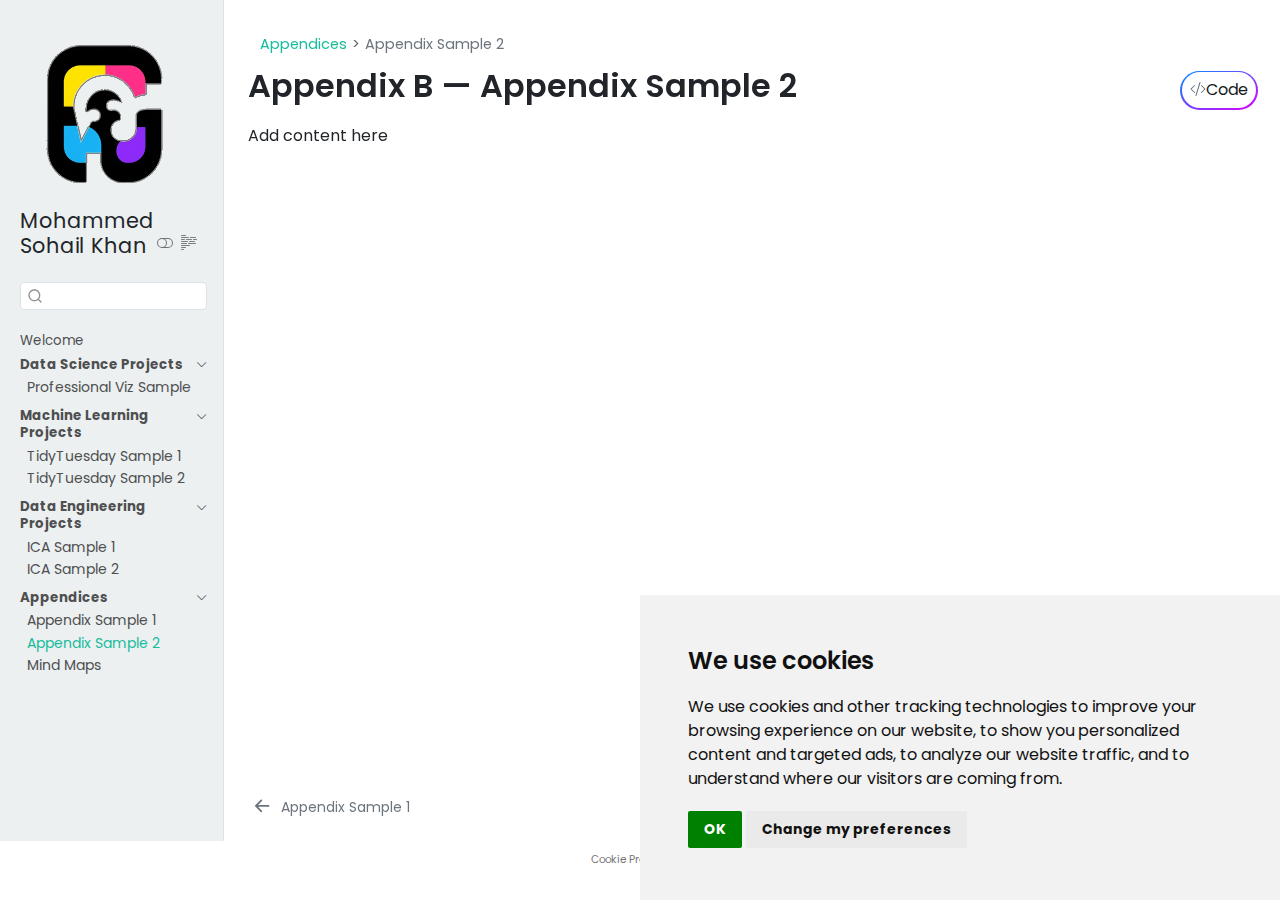
<file: src/appx/appx-sample2.html>
<!DOCTYPE html>
<html xmlns="http://www.w3.org/1999/xhtml" lang="en" xml:lang="en"><head>

<meta charset="utf-8">
<meta name="generator" content="quarto-1.6.42">

<meta name="viewport" content="width=device-width, initial-scale=1.0, user-scalable=yes">


<title>Appendix B — Appendix Sample 2 – Sohail’s Portfolio</title>
<style>
code{white-space: pre-wrap;}
span.smallcaps{font-variant: small-caps;}
div.columns{display: flex; gap: min(4vw, 1.5em);}
div.column{flex: auto; overflow-x: auto;}
div.hanging-indent{margin-left: 1.5em; text-indent: -1.5em;}
ul.task-list{list-style: none;}
ul.task-list li input[type="checkbox"] {
  width: 0.8em;
  margin: 0 0.8em 0.2em -1em; /* quarto-specific, see https://github.com/quarto-dev/quarto-cli/issues/4556 */ 
  vertical-align: middle;
}
/* CSS for syntax highlighting */
pre > code.sourceCode { white-space: pre; position: relative; }
pre > code.sourceCode > span { line-height: 1.25; }
pre > code.sourceCode > span:empty { height: 1.2em; }
.sourceCode { overflow: visible; }
code.sourceCode > span { color: inherit; text-decoration: inherit; }
div.sourceCode { margin: 1em 0; }
pre.sourceCode { margin: 0; }
@media screen {
div.sourceCode { overflow: auto; }
}
@media print {
pre > code.sourceCode { white-space: pre-wrap; }
pre > code.sourceCode > span { display: inline-block; text-indent: -5em; padding-left: 5em; }
}
pre.numberSource code
  { counter-reset: source-line 0; }
pre.numberSource code > span
  { position: relative; left: -4em; counter-increment: source-line; }
pre.numberSource code > span > a:first-child::before
  { content: counter(source-line);
    position: relative; left: -1em; text-align: right; vertical-align: baseline;
    border: none; display: inline-block;
    -webkit-touch-callout: none; -webkit-user-select: none;
    -khtml-user-select: none; -moz-user-select: none;
    -ms-user-select: none; user-select: none;
    padding: 0 4px; width: 4em;
  }
pre.numberSource { margin-left: 3em;  padding-left: 4px; }
div.sourceCode
  {   }
@media screen {
pre > code.sourceCode > span > a:first-child::before { text-decoration: underline; }
}
</style>


<script src="../../site_libs/quarto-nav/quarto-nav.js"></script>
<script src="../../site_libs/clipboard/clipboard.min.js"></script>
<script src="../../site_libs/quarto-search/autocomplete.umd.js"></script>
<script src="../../site_libs/quarto-search/fuse.min.js"></script>
<script src="../../site_libs/quarto-search/quarto-search.js"></script>
<meta name="quarto:offset" content="../../">
<link href="../../mm/mm.html" rel="next">
<link href="../../src/appx/appx-sample1.html" rel="prev">
<script src="../../site_libs/cookie-consent/cookie-consent.js"></script>
<link href="../../site_libs/cookie-consent/cookie-consent.css" rel="stylesheet">
<script src="../../site_libs/quarto-html/quarto.js"></script>
<script src="../../site_libs/quarto-html/popper.min.js"></script>
<script src="../../site_libs/quarto-html/tippy.umd.min.js"></script>
<script src="../../site_libs/quarto-html/anchor.min.js"></script>
<link href="../../site_libs/quarto-html/tippy.css" rel="stylesheet">
<link href="../../site_libs/quarto-html/quarto-syntax-highlighting-2f5df379a58b258e96c21c0638c20c03.css" rel="stylesheet" class="quarto-color-scheme" id="quarto-text-highlighting-styles">
<link href="../../site_libs/quarto-html/quarto-syntax-highlighting-dark-b53751a350365c71b6c909e95f209ed1.css" rel="prefetch" class="quarto-color-scheme quarto-color-alternate" id="quarto-text-highlighting-styles">
<script src="../../site_libs/bootstrap/bootstrap.min.js"></script>
<link href="../../site_libs/bootstrap/bootstrap-icons.css" rel="stylesheet">
<link href="../../site_libs/bootstrap/bootstrap-463f7e572b85bff0cfe833e89a202fa4.min.css" rel="stylesheet" append-hash="true" class="quarto-color-scheme" id="quarto-bootstrap" data-mode="light">
<link href="../../site_libs/bootstrap/bootstrap-dark-2b27489b1280a247593da265a4955406.min.css" rel="prefetch" append-hash="true" class="quarto-color-scheme quarto-color-alternate" id="quarto-bootstrap" data-mode="dark">
<script id="quarto-search-options" type="application/json">{
  "location": "sidebar",
  "copy-button": false,
  "collapse-after": 3,
  "panel-placement": "start",
  "type": "textbox",
  "limit": 50,
  "keyboard-shortcut": [
    "f",
    "/",
    "s"
  ],
  "show-item-context": false,
  "language": {
    "search-no-results-text": "No results",
    "search-matching-documents-text": "matching documents",
    "search-copy-link-title": "Copy link to search",
    "search-hide-matches-text": "Hide additional matches",
    "search-more-match-text": "more match in this document",
    "search-more-matches-text": "more matches in this document",
    "search-clear-button-title": "Clear",
    "search-text-placeholder": "",
    "search-detached-cancel-button-title": "Cancel",
    "search-submit-button-title": "Submit",
    "search-label": "Search"
  }
}</script>

<script type="text/javascript" charset="UTF-8">
document.addEventListener('DOMContentLoaded', function () {
cookieconsent.run({
  "notice_banner_type":"simple",
  "consent_type":"implied",
  "palette":"light",
  "language":"en",
  "page_load_consent_levels":["strictly-necessary","functionality","tracking","targeting"],
  "notice_banner_reject_button_hide":false,
  "preferences_center_close_button_hide":false,
  "website_name":""
  ,
"language":"en"
  });
});
</script> 
  
<style>html{ scroll-behavior: smooth; }</style>


<link rel="stylesheet" href="../../style/custom.css">
</head>

<body class="nav-sidebar docked">

<div id="quarto-search-results"></div>
  <header id="quarto-header" class="headroom fixed-top">
  <nav class="quarto-secondary-nav">
    <div class="container-fluid d-flex">
      <button type="button" class="quarto-btn-toggle btn" data-bs-toggle="collapse" role="button" data-bs-target=".quarto-sidebar-collapse-item" aria-controls="quarto-sidebar" aria-expanded="false" aria-label="Toggle sidebar navigation" onclick="if (window.quartoToggleHeadroom) { window.quartoToggleHeadroom(); }">
        <i class="bi bi-layout-text-sidebar-reverse"></i>
      </button>
        <nav class="quarto-page-breadcrumbs" aria-label="breadcrumb"><ol class="breadcrumb"><li class="breadcrumb-item"><a href="../../src/appx/appx-sample1.html">Appendices</a></li><li class="breadcrumb-item"><a href="../../src/appx/appx-sample2.html"><span class="chapter-title">Appendix Sample 2</span></a></li></ol></nav>
        <a class="flex-grow-1" role="navigation" data-bs-toggle="collapse" data-bs-target=".quarto-sidebar-collapse-item" aria-controls="quarto-sidebar" aria-expanded="false" aria-label="Toggle sidebar navigation" onclick="if (window.quartoToggleHeadroom) { window.quartoToggleHeadroom(); }">      
        </a>
      <button type="button" class="btn quarto-search-button" aria-label="Search" onclick="window.quartoOpenSearch();">
        <i class="bi bi-search"></i>
      </button>
    </div>
  </nav>
</header>
<!-- content -->
<div id="quarto-content" class="quarto-container page-columns page-rows-contents page-layout-full">
<!-- sidebar -->
  <nav id="quarto-sidebar" class="sidebar collapse collapse-horizontal quarto-sidebar-collapse-item sidebar-navigation docked overflow-auto">
    <div class="pt-lg-2 mt-2 text-left sidebar-header sidebar-header-stacked">
      <a href="../../index.html" class="sidebar-logo-link">
      <img src="../../assets/sidebar-logo.png" alt="" class="sidebar-logo py-0 d-lg-inline d-none">
      </a>
    <div class="sidebar-title mb-0 py-0">
      <a href="../../">Mohammed Sohail Khan</a> 
        <div class="sidebar-tools-main">
  <a href="" class="quarto-color-scheme-toggle quarto-navigation-tool  px-1" onclick="window.quartoToggleColorScheme(); return false;" title="Toggle dark mode"><i class="bi"></i></a>
  <a href="" class="quarto-reader-toggle quarto-navigation-tool px-1" onclick="window.quartoToggleReader(); return false;" title="Toggle reader mode">
  <div class="quarto-reader-toggle-btn">
  <i class="bi"></i>
  </div>
</a>
</div>
    </div>
      </div>
        <div class="mt-2 flex-shrink-0 align-items-center">
        <div class="sidebar-search">
        <div id="quarto-search" class="" title="Search"></div>
        </div>
        </div>
    <div class="sidebar-menu-container"> 
    <ul class="list-unstyled mt-1">
        <li class="sidebar-item">
  <div class="sidebar-item-container"> 
  <a href="../../index.html" class="sidebar-item-text sidebar-link">
 <span class="menu-text">Welcome</span></a>
  </div>
</li>
        <li class="sidebar-item sidebar-item-section">
      <div class="sidebar-item-container"> 
            <a class="sidebar-item-text sidebar-link text-start" data-bs-toggle="collapse" data-bs-target="#quarto-sidebar-section-1" role="navigation" aria-expanded="true">
 <span class="menu-text">Data Science Projects</span></a>
          <a class="sidebar-item-toggle text-start" data-bs-toggle="collapse" data-bs-target="#quarto-sidebar-section-1" role="navigation" aria-expanded="true" aria-label="Toggle section">
            <i class="bi bi-chevron-right ms-2"></i>
          </a> 
      </div>
      <ul id="quarto-sidebar-section-1" class="collapse list-unstyled sidebar-section depth1 show">  
          <li class="sidebar-item">
  <div class="sidebar-item-container"> 
  <a href="../../src/pv/pv-01.html" class="sidebar-item-text sidebar-link"><span class="chapter-title">Professional Viz Sample</span></a>
  </div>
</li>
      </ul>
  </li>
        <li class="sidebar-item sidebar-item-section">
      <div class="sidebar-item-container"> 
            <a class="sidebar-item-text sidebar-link text-start" data-bs-toggle="collapse" data-bs-target="#quarto-sidebar-section-2" role="navigation" aria-expanded="true">
 <span class="menu-text">Machine Learning Projects</span></a>
          <a class="sidebar-item-toggle text-start" data-bs-toggle="collapse" data-bs-target="#quarto-sidebar-section-2" role="navigation" aria-expanded="true" aria-label="Toggle section">
            <i class="bi bi-chevron-right ms-2"></i>
          </a> 
      </div>
      <ul id="quarto-sidebar-section-2" class="collapse list-unstyled sidebar-section depth1 show">  
          <li class="sidebar-item">
  <div class="sidebar-item-container"> 
  <a href="../../src/tt/2025-07-08.html" class="sidebar-item-text sidebar-link"><span class="chapter-title">TidyTuesday Sample 1</span></a>
  </div>
</li>
          <li class="sidebar-item">
  <div class="sidebar-item-container"> 
  <a href="../../src/tt/2025-07-15.html" class="sidebar-item-text sidebar-link"><span class="chapter-title">TidyTuesday Sample 2</span></a>
  </div>
</li>
      </ul>
  </li>
        <li class="sidebar-item sidebar-item-section">
      <div class="sidebar-item-container"> 
            <a class="sidebar-item-text sidebar-link text-start" data-bs-toggle="collapse" data-bs-target="#quarto-sidebar-section-3" role="navigation" aria-expanded="true">
 <span class="menu-text">Data Engineering Projects</span></a>
          <a class="sidebar-item-toggle text-start" data-bs-toggle="collapse" data-bs-target="#quarto-sidebar-section-3" role="navigation" aria-expanded="true" aria-label="Toggle section">
            <i class="bi bi-chevron-right ms-2"></i>
          </a> 
      </div>
      <ul id="quarto-sidebar-section-3" class="collapse list-unstyled sidebar-section depth1 show">  
          <li class="sidebar-item">
  <div class="sidebar-item-container"> 
  <a href="../../src/ica/ica-sample1.html" class="sidebar-item-text sidebar-link"><span class="chapter-title">ICA Sample 1</span></a>
  </div>
</li>
          <li class="sidebar-item">
  <div class="sidebar-item-container"> 
  <a href="../../src/ica/ica-sample2.html" class="sidebar-item-text sidebar-link"><span class="chapter-title">ICA Sample 2</span></a>
  </div>
</li>
      </ul>
  </li>
        <li class="sidebar-item sidebar-item-section">
      <div class="sidebar-item-container"> 
            <a class="sidebar-item-text sidebar-link text-start" data-bs-toggle="collapse" data-bs-target="#quarto-sidebar-section-4" role="navigation" aria-expanded="true">
 <span class="menu-text">Appendices</span></a>
          <a class="sidebar-item-toggle text-start" data-bs-toggle="collapse" data-bs-target="#quarto-sidebar-section-4" role="navigation" aria-expanded="true" aria-label="Toggle section">
            <i class="bi bi-chevron-right ms-2"></i>
          </a> 
      </div>
      <ul id="quarto-sidebar-section-4" class="collapse list-unstyled sidebar-section depth1 show">  
          <li class="sidebar-item">
  <div class="sidebar-item-container"> 
  <a href="../../src/appx/appx-sample1.html" class="sidebar-item-text sidebar-link"><span class="chapter-title">Appendix Sample 1</span></a>
  </div>
</li>
          <li class="sidebar-item">
  <div class="sidebar-item-container"> 
  <a href="../../src/appx/appx-sample2.html" class="sidebar-item-text sidebar-link active"><span class="chapter-title">Appendix Sample 2</span></a>
  </div>
</li>
          <li class="sidebar-item">
  <div class="sidebar-item-container"> 
  <a href="../../mm/mm.html" class="sidebar-item-text sidebar-link"><span class="chapter-title">Mind Maps</span></a>
  </div>
</li>
      </ul>
  </li>
    </ul>
    </div>
</nav>
<div id="quarto-sidebar-glass" class="quarto-sidebar-collapse-item" data-bs-toggle="collapse" data-bs-target=".quarto-sidebar-collapse-item"></div>
<!-- margin-sidebar -->
    <div id="quarto-margin-sidebar" class="sidebar margin-sidebar zindex-bottom">
        
    </div>
<!-- main -->
<main class="content column-page-right" id="quarto-document-content">

<header id="title-block-header" class="quarto-title-block default"><nav class="quarto-page-breadcrumbs quarto-title-breadcrumbs d-none d-lg-block" aria-label="breadcrumb"><ol class="breadcrumb"><li class="breadcrumb-item"><a href="../../src/appx/appx-sample1.html">Appendices</a></li><li class="breadcrumb-item"><a href="../../src/appx/appx-sample2.html"><span class="chapter-title">Appendix Sample 2</span></a></li></ol></nav>
<div class="quarto-title">
<div class="quarto-title-block"><div><h1 class="title">Appendix B — Appendix Sample 2</h1><button type="button" class="btn code-tools-button" id="quarto-code-tools-source"><i class="bi"></i> Code</button></div></div>
</div>



<div class="quarto-title-meta column-page-right">

    
  
    
  </div>
  


</header>


<p>Add content here</p>


<!-- -->


</main> <!-- /main -->
<script id="quarto-html-after-body" type="application/javascript">
window.document.addEventListener("DOMContentLoaded", function (event) {
  const toggleBodyColorMode = (bsSheetEl) => {
    const mode = bsSheetEl.getAttribute("data-mode");
    const bodyEl = window.document.querySelector("body");
    if (mode === "dark") {
      bodyEl.classList.add("quarto-dark");
      bodyEl.classList.remove("quarto-light");
    } else {
      bodyEl.classList.add("quarto-light");
      bodyEl.classList.remove("quarto-dark");
    }
  }
  const toggleBodyColorPrimary = () => {
    const bsSheetEl = window.document.querySelector("link#quarto-bootstrap");
    if (bsSheetEl) {
      toggleBodyColorMode(bsSheetEl);
    }
  }
  toggleBodyColorPrimary();  
  const disableStylesheet = (stylesheets) => {
    for (let i=0; i < stylesheets.length; i++) {
      const stylesheet = stylesheets[i];
      stylesheet.rel = 'prefetch';
    }
  }
  const enableStylesheet = (stylesheets) => {
    for (let i=0; i < stylesheets.length; i++) {
      const stylesheet = stylesheets[i];
      stylesheet.rel = 'stylesheet';
    }
  }
  const manageTransitions = (selector, allowTransitions) => {
    const els = window.document.querySelectorAll(selector);
    for (let i=0; i < els.length; i++) {
      const el = els[i];
      if (allowTransitions) {
        el.classList.remove('notransition');
      } else {
        el.classList.add('notransition');
      }
    }
  }
  const toggleGiscusIfUsed = (isAlternate, darkModeDefault) => {
    const baseTheme = document.querySelector('#giscus-base-theme')?.value ?? 'light';
    const alternateTheme = document.querySelector('#giscus-alt-theme')?.value ?? 'dark';
    let newTheme = '';
    if(darkModeDefault) {
      newTheme = isAlternate ? baseTheme : alternateTheme;
    } else {
      newTheme = isAlternate ? alternateTheme : baseTheme;
    }
    const changeGiscusTheme = () => {
      // From: https://github.com/giscus/giscus/issues/336
      const sendMessage = (message) => {
        const iframe = document.querySelector('iframe.giscus-frame');
        if (!iframe) return;
        iframe.contentWindow.postMessage({ giscus: message }, 'https://giscus.app');
      }
      sendMessage({
        setConfig: {
          theme: newTheme
        }
      });
    }
    const isGiscussLoaded = window.document.querySelector('iframe.giscus-frame') !== null;
    if (isGiscussLoaded) {
      changeGiscusTheme();
    }
  }
  const toggleColorMode = (alternate) => {
    // Switch the stylesheets
    const alternateStylesheets = window.document.querySelectorAll('link.quarto-color-scheme.quarto-color-alternate');
    manageTransitions('#quarto-margin-sidebar .nav-link', false);
    if (alternate) {
      enableStylesheet(alternateStylesheets);
      for (const sheetNode of alternateStylesheets) {
        if (sheetNode.id === "quarto-bootstrap") {
          toggleBodyColorMode(sheetNode);
        }
      }
    } else {
      disableStylesheet(alternateStylesheets);
      toggleBodyColorPrimary();
    }
    manageTransitions('#quarto-margin-sidebar .nav-link', true);
    // Switch the toggles
    const toggles = window.document.querySelectorAll('.quarto-color-scheme-toggle');
    for (let i=0; i < toggles.length; i++) {
      const toggle = toggles[i];
      if (toggle) {
        if (alternate) {
          toggle.classList.add("alternate");     
        } else {
          toggle.classList.remove("alternate");
        }
      }
    }
    // Hack to workaround the fact that safari doesn't
    // properly recolor the scrollbar when toggling (#1455)
    if (navigator.userAgent.indexOf('Safari') > 0 && navigator.userAgent.indexOf('Chrome') == -1) {
      manageTransitions("body", false);
      window.scrollTo(0, 1);
      setTimeout(() => {
        window.scrollTo(0, 0);
        manageTransitions("body", true);
      }, 40);  
    }
  }
  const isFileUrl = () => { 
    return window.location.protocol === 'file:';
  }
  const hasAlternateSentinel = () => {  
    let styleSentinel = getColorSchemeSentinel();
    if (styleSentinel !== null) {
      return styleSentinel === "alternate";
    } else {
      return false;
    }
  }
  const setStyleSentinel = (alternate) => {
    const value = alternate ? "alternate" : "default";
    if (!isFileUrl()) {
      window.localStorage.setItem("quarto-color-scheme", value);
    } else {
      localAlternateSentinel = value;
    }
  }
  const getColorSchemeSentinel = () => {
    if (!isFileUrl()) {
      const storageValue = window.localStorage.getItem("quarto-color-scheme");
      return storageValue != null ? storageValue : localAlternateSentinel;
    } else {
      return localAlternateSentinel;
    }
  }
  const darkModeDefault = false;
  let localAlternateSentinel = darkModeDefault ? 'alternate' : 'default';
  // Dark / light mode switch
  window.quartoToggleColorScheme = () => {
    // Read the current dark / light value 
    let toAlternate = !hasAlternateSentinel();
    toggleColorMode(toAlternate);
    setStyleSentinel(toAlternate);
    toggleGiscusIfUsed(toAlternate, darkModeDefault);
  };
  // Ensure there is a toggle, if there isn't float one in the top right
  if (window.document.querySelector('.quarto-color-scheme-toggle') === null) {
    const a = window.document.createElement('a');
    a.classList.add('top-right');
    a.classList.add('quarto-color-scheme-toggle');
    a.href = "";
    a.onclick = function() { try { window.quartoToggleColorScheme(); } catch {} return false; };
    const i = window.document.createElement("i");
    i.classList.add('bi');
    a.appendChild(i);
    window.document.body.appendChild(a);
  }
  // Switch to dark mode if need be
  if (hasAlternateSentinel()) {
    toggleColorMode(true);
  } else {
    toggleColorMode(false);
  }
  const icon = "";
  const anchorJS = new window.AnchorJS();
  anchorJS.options = {
    placement: 'right',
    icon: icon
  };
  anchorJS.add('.anchored');
  const isCodeAnnotation = (el) => {
    for (const clz of el.classList) {
      if (clz.startsWith('code-annotation-')) {                     
        return true;
      }
    }
    return false;
  }
  const onCopySuccess = function(e) {
    // button target
    const button = e.trigger;
    // don't keep focus
    button.blur();
    // flash "checked"
    button.classList.add('code-copy-button-checked');
    var currentTitle = button.getAttribute("title");
    button.setAttribute("title", "Copied!");
    let tooltip;
    if (window.bootstrap) {
      button.setAttribute("data-bs-toggle", "tooltip");
      button.setAttribute("data-bs-placement", "left");
      button.setAttribute("data-bs-title", "Copied!");
      tooltip = new bootstrap.Tooltip(button, 
        { trigger: "manual", 
          customClass: "code-copy-button-tooltip",
          offset: [0, -8]});
      tooltip.show();    
    }
    setTimeout(function() {
      if (tooltip) {
        tooltip.hide();
        button.removeAttribute("data-bs-title");
        button.removeAttribute("data-bs-toggle");
        button.removeAttribute("data-bs-placement");
      }
      button.setAttribute("title", currentTitle);
      button.classList.remove('code-copy-button-checked');
    }, 1000);
    // clear code selection
    e.clearSelection();
  }
  const getTextToCopy = function(trigger) {
      const codeEl = trigger.previousElementSibling.cloneNode(true);
      for (const childEl of codeEl.children) {
        if (isCodeAnnotation(childEl)) {
          childEl.remove();
        }
      }
      return codeEl.innerText;
  }
  const clipboard = new window.ClipboardJS('.code-copy-button:not([data-in-quarto-modal])', {
    text: getTextToCopy
  });
  clipboard.on('success', onCopySuccess);
  if (window.document.getElementById('quarto-embedded-source-code-modal')) {
    const clipboardModal = new window.ClipboardJS('.code-copy-button[data-in-quarto-modal]', {
      text: getTextToCopy,
      container: window.document.getElementById('quarto-embedded-source-code-modal')
    });
    clipboardModal.on('success', onCopySuccess);
  }
  const viewSource = window.document.getElementById('quarto-view-source') ||
                     window.document.getElementById('quarto-code-tools-source');
  if (viewSource) {
    const sourceUrl = viewSource.getAttribute("data-quarto-source-url");
    viewSource.addEventListener("click", function(e) {
      if (sourceUrl) {
        // rstudio viewer pane
        if (/\bcapabilities=\b/.test(window.location)) {
          window.open(sourceUrl);
        } else {
          window.location.href = sourceUrl;
        }
      } else {
        const modal = new bootstrap.Modal(document.getElementById('quarto-embedded-source-code-modal'));
        modal.show();
      }
      return false;
    });
  }
  function toggleCodeHandler(show) {
    return function(e) {
      const detailsSrc = window.document.querySelectorAll(".cell > details > .sourceCode");
      for (let i=0; i<detailsSrc.length; i++) {
        const details = detailsSrc[i].parentElement;
        if (show) {
          details.open = true;
        } else {
          details.removeAttribute("open");
        }
      }
      const cellCodeDivs = window.document.querySelectorAll(".cell > .sourceCode");
      const fromCls = show ? "hidden" : "unhidden";
      const toCls = show ? "unhidden" : "hidden";
      for (let i=0; i<cellCodeDivs.length; i++) {
        const codeDiv = cellCodeDivs[i];
        if (codeDiv.classList.contains(fromCls)) {
          codeDiv.classList.remove(fromCls);
          codeDiv.classList.add(toCls);
        } 
      }
      return false;
    }
  }
  const hideAllCode = window.document.getElementById("quarto-hide-all-code");
  if (hideAllCode) {
    hideAllCode.addEventListener("click", toggleCodeHandler(false));
  }
  const showAllCode = window.document.getElementById("quarto-show-all-code");
  if (showAllCode) {
    showAllCode.addEventListener("click", toggleCodeHandler(true));
  }
    var localhostRegex = new RegExp(/^(?:http|https):\/\/localhost\:?[0-9]*\//);
    var mailtoRegex = new RegExp(/^mailto:/);
      var filterRegex = new RegExp('/' + window.location.host + '/');
    var isInternal = (href) => {
        return filterRegex.test(href) || localhostRegex.test(href) || mailtoRegex.test(href);
    }
    // Inspect non-navigation links and adorn them if external
 	var links = window.document.querySelectorAll('a[href]:not(.nav-link):not(.navbar-brand):not(.toc-action):not(.sidebar-link):not(.sidebar-item-toggle):not(.pagination-link):not(.no-external):not([aria-hidden]):not(.dropdown-item):not(.quarto-navigation-tool):not(.about-link)');
    for (var i=0; i<links.length; i++) {
      const link = links[i];
      if (!isInternal(link.href)) {
        // undo the damage that might have been done by quarto-nav.js in the case of
        // links that we want to consider external
        if (link.dataset.originalHref !== undefined) {
          link.href = link.dataset.originalHref;
        }
          // target, if specified
          link.setAttribute("target", "_blank");
          if (link.getAttribute("rel") === null) {
            link.setAttribute("rel", "noopener");
          }
      }
    }
  function tippyHover(el, contentFn, onTriggerFn, onUntriggerFn) {
    const config = {
      allowHTML: true,
      maxWidth: 500,
      delay: 100,
      arrow: false,
      appendTo: function(el) {
          return el.parentElement;
      },
      interactive: true,
      interactiveBorder: 10,
      theme: 'quarto',
      placement: 'bottom-start',
    };
    if (contentFn) {
      config.content = contentFn;
    }
    if (onTriggerFn) {
      config.onTrigger = onTriggerFn;
    }
    if (onUntriggerFn) {
      config.onUntrigger = onUntriggerFn;
    }
    window.tippy(el, config); 
  }
  const noterefs = window.document.querySelectorAll('a[role="doc-noteref"]');
  for (var i=0; i<noterefs.length; i++) {
    const ref = noterefs[i];
    tippyHover(ref, function() {
      // use id or data attribute instead here
      let href = ref.getAttribute('data-footnote-href') || ref.getAttribute('href');
      try { href = new URL(href).hash; } catch {}
      const id = href.replace(/^#\/?/, "");
      const note = window.document.getElementById(id);
      if (note) {
        return note.innerHTML;
      } else {
        return "";
      }
    });
  }
  const xrefs = window.document.querySelectorAll('a.quarto-xref');
  const processXRef = (id, note) => {
    // Strip column container classes
    const stripColumnClz = (el) => {
      el.classList.remove("page-full", "page-columns");
      if (el.children) {
        for (const child of el.children) {
          stripColumnClz(child);
        }
      }
    }
    stripColumnClz(note)
    if (id === null || id.startsWith('sec-')) {
      // Special case sections, only their first couple elements
      const container = document.createElement("div");
      if (note.children && note.children.length > 2) {
        container.appendChild(note.children[0].cloneNode(true));
        for (let i = 1; i < note.children.length; i++) {
          const child = note.children[i];
          if (child.tagName === "P" && child.innerText === "") {
            continue;
          } else {
            container.appendChild(child.cloneNode(true));
            break;
          }
        }
        if (window.Quarto?.typesetMath) {
          window.Quarto.typesetMath(container);
        }
        return container.innerHTML
      } else {
        if (window.Quarto?.typesetMath) {
          window.Quarto.typesetMath(note);
        }
        return note.innerHTML;
      }
    } else {
      // Remove any anchor links if they are present
      const anchorLink = note.querySelector('a.anchorjs-link');
      if (anchorLink) {
        anchorLink.remove();
      }
      if (window.Quarto?.typesetMath) {
        window.Quarto.typesetMath(note);
      }
      if (note.classList.contains("callout")) {
        return note.outerHTML;
      } else {
        return note.innerHTML;
      }
    }
  }
  for (var i=0; i<xrefs.length; i++) {
    const xref = xrefs[i];
    tippyHover(xref, undefined, function(instance) {
      instance.disable();
      let url = xref.getAttribute('href');
      let hash = undefined; 
      if (url.startsWith('#')) {
        hash = url;
      } else {
        try { hash = new URL(url).hash; } catch {}
      }
      if (hash) {
        const id = hash.replace(/^#\/?/, "");
        const note = window.document.getElementById(id);
        if (note !== null) {
          try {
            const html = processXRef(id, note.cloneNode(true));
            instance.setContent(html);
          } finally {
            instance.enable();
            instance.show();
          }
        } else {
          // See if we can fetch this
          fetch(url.split('#')[0])
          .then(res => res.text())
          .then(html => {
            const parser = new DOMParser();
            const htmlDoc = parser.parseFromString(html, "text/html");
            const note = htmlDoc.getElementById(id);
            if (note !== null) {
              const html = processXRef(id, note);
              instance.setContent(html);
            } 
          }).finally(() => {
            instance.enable();
            instance.show();
          });
        }
      } else {
        // See if we can fetch a full url (with no hash to target)
        // This is a special case and we should probably do some content thinning / targeting
        fetch(url)
        .then(res => res.text())
        .then(html => {
          const parser = new DOMParser();
          const htmlDoc = parser.parseFromString(html, "text/html");
          const note = htmlDoc.querySelector('main.content');
          if (note !== null) {
            // This should only happen for chapter cross references
            // (since there is no id in the URL)
            // remove the first header
            if (note.children.length > 0 && note.children[0].tagName === "HEADER") {
              note.children[0].remove();
            }
            const html = processXRef(null, note);
            instance.setContent(html);
          } 
        }).finally(() => {
          instance.enable();
          instance.show();
        });
      }
    }, function(instance) {
    });
  }
      let selectedAnnoteEl;
      const selectorForAnnotation = ( cell, annotation) => {
        let cellAttr = 'data-code-cell="' + cell + '"';
        let lineAttr = 'data-code-annotation="' +  annotation + '"';
        const selector = 'span[' + cellAttr + '][' + lineAttr + ']';
        return selector;
      }
      const selectCodeLines = (annoteEl) => {
        const doc = window.document;
        const targetCell = annoteEl.getAttribute("data-target-cell");
        const targetAnnotation = annoteEl.getAttribute("data-target-annotation");
        const annoteSpan = window.document.querySelector(selectorForAnnotation(targetCell, targetAnnotation));
        const lines = annoteSpan.getAttribute("data-code-lines").split(",");
        const lineIds = lines.map((line) => {
          return targetCell + "-" + line;
        })
        let top = null;
        let height = null;
        let parent = null;
        if (lineIds.length > 0) {
            //compute the position of the single el (top and bottom and make a div)
            const el = window.document.getElementById(lineIds[0]);
            top = el.offsetTop;
            height = el.offsetHeight;
            parent = el.parentElement.parentElement;
          if (lineIds.length > 1) {
            const lastEl = window.document.getElementById(lineIds[lineIds.length - 1]);
            const bottom = lastEl.offsetTop + lastEl.offsetHeight;
            height = bottom - top;
          }
          if (top !== null && height !== null && parent !== null) {
            // cook up a div (if necessary) and position it 
            let div = window.document.getElementById("code-annotation-line-highlight");
            if (div === null) {
              div = window.document.createElement("div");
              div.setAttribute("id", "code-annotation-line-highlight");
              div.style.position = 'absolute';
              parent.appendChild(div);
            }
            div.style.top = top - 2 + "px";
            div.style.height = height + 4 + "px";
            div.style.left = 0;
            let gutterDiv = window.document.getElementById("code-annotation-line-highlight-gutter");
            if (gutterDiv === null) {
              gutterDiv = window.document.createElement("div");
              gutterDiv.setAttribute("id", "code-annotation-line-highlight-gutter");
              gutterDiv.style.position = 'absolute';
              const codeCell = window.document.getElementById(targetCell);
              const gutter = codeCell.querySelector('.code-annotation-gutter');
              gutter.appendChild(gutterDiv);
            }
            gutterDiv.style.top = top - 2 + "px";
            gutterDiv.style.height = height + 4 + "px";
          }
          selectedAnnoteEl = annoteEl;
        }
      };
      const unselectCodeLines = () => {
        const elementsIds = ["code-annotation-line-highlight", "code-annotation-line-highlight-gutter"];
        elementsIds.forEach((elId) => {
          const div = window.document.getElementById(elId);
          if (div) {
            div.remove();
          }
        });
        selectedAnnoteEl = undefined;
      };
        // Handle positioning of the toggle
    window.addEventListener(
      "resize",
      throttle(() => {
        elRect = undefined;
        if (selectedAnnoteEl) {
          selectCodeLines(selectedAnnoteEl);
        }
      }, 10)
    );
    function throttle(fn, ms) {
    let throttle = false;
    let timer;
      return (...args) => {
        if(!throttle) { // first call gets through
            fn.apply(this, args);
            throttle = true;
        } else { // all the others get throttled
            if(timer) clearTimeout(timer); // cancel #2
            timer = setTimeout(() => {
              fn.apply(this, args);
              timer = throttle = false;
            }, ms);
        }
      };
    }
      // Attach click handler to the DT
      const annoteDls = window.document.querySelectorAll('dt[data-target-cell]');
      for (const annoteDlNode of annoteDls) {
        annoteDlNode.addEventListener('click', (event) => {
          const clickedEl = event.target;
          if (clickedEl !== selectedAnnoteEl) {
            unselectCodeLines();
            const activeEl = window.document.querySelector('dt[data-target-cell].code-annotation-active');
            if (activeEl) {
              activeEl.classList.remove('code-annotation-active');
            }
            selectCodeLines(clickedEl);
            clickedEl.classList.add('code-annotation-active');
          } else {
            // Unselect the line
            unselectCodeLines();
            clickedEl.classList.remove('code-annotation-active');
          }
        });
      }
  const findCites = (el) => {
    const parentEl = el.parentElement;
    if (parentEl) {
      const cites = parentEl.dataset.cites;
      if (cites) {
        return {
          el,
          cites: cites.split(' ')
        };
      } else {
        return findCites(el.parentElement)
      }
    } else {
      return undefined;
    }
  };
  var bibliorefs = window.document.querySelectorAll('a[role="doc-biblioref"]');
  for (var i=0; i<bibliorefs.length; i++) {
    const ref = bibliorefs[i];
    const citeInfo = findCites(ref);
    if (citeInfo) {
      tippyHover(citeInfo.el, function() {
        var popup = window.document.createElement('div');
        citeInfo.cites.forEach(function(cite) {
          var citeDiv = window.document.createElement('div');
          citeDiv.classList.add('hanging-indent');
          citeDiv.classList.add('csl-entry');
          var biblioDiv = window.document.getElementById('ref-' + cite);
          if (biblioDiv) {
            citeDiv.innerHTML = biblioDiv.innerHTML;
          }
          popup.appendChild(citeDiv);
        });
        return popup.innerHTML;
      });
    }
  }
});
</script>
<nav class="page-navigation column-page-right">
  <div class="nav-page nav-page-previous">
      <a href="../../src/appx/appx-sample1.html" class="pagination-link" aria-label="Appendix Sample 1">
        <i class="bi bi-arrow-left-short"></i> <span class="nav-page-text"><span class="chapter-title">Appendix Sample 1</span></span>
      </a>          
  </div>
  <div class="nav-page nav-page-next">
      <a href="../../mm/mm.html" class="pagination-link" aria-label="Mind Maps">
        <span class="nav-page-text"><span class="chapter-title">Mind Maps</span></span> <i class="bi bi-arrow-right-short"></i>
      </a>
  </div>
</nav><div class="modal fade" id="quarto-embedded-source-code-modal" tabindex="-1" aria-labelledby="quarto-embedded-source-code-modal-label" aria-hidden="true"><div class="modal-dialog modal-dialog-scrollable"><div class="modal-content"><div class="modal-header"><h5 class="modal-title" id="quarto-embedded-source-code-modal-label">Source Code</h5><button class="btn-close" data-bs-dismiss="modal"></button></div><div class="modal-body"><div class="">
<div class="sourceCode" id="cb1" data-shortcodes="false"><pre class="sourceCode numberSource markdown number-lines code-with-copy"><code class="sourceCode markdown"><span id="cb1-1"><a href="#cb1-1"></a><span class="co">---</span></span>
<span id="cb1-2"><a href="#cb1-2"></a><span class="an">title:</span><span class="co"> "Appendix Sample 2"</span></span>
<span id="cb1-3"><a href="#cb1-3"></a><span class="co">---</span></span>
<span id="cb1-4"><a href="#cb1-4"></a></span>
<span id="cb1-5"><a href="#cb1-5"></a>Add content here</span></code><button title="Copy to Clipboard" class="code-copy-button" data-in-quarto-modal=""><i class="bi"></i></button></pre></div>
</div></div></div></div></div>
</div> <!-- /content -->
<footer class="footer">
  <div class="nav-footer">
    <div class="nav-footer-left">
      &nbsp;
    </div>   
    <div class="nav-footer-center">

<div class="cookie-consent-footer"><a href="#" id="open_preferences_center">Cookie Preferences</a></div></div>
    <div class="nav-footer-right">
      &nbsp;
    </div>
  </div>
</footer>




<script src="../../site_libs/quarto-html/zenscroll-min.js"></script>
</body></html>
</file>
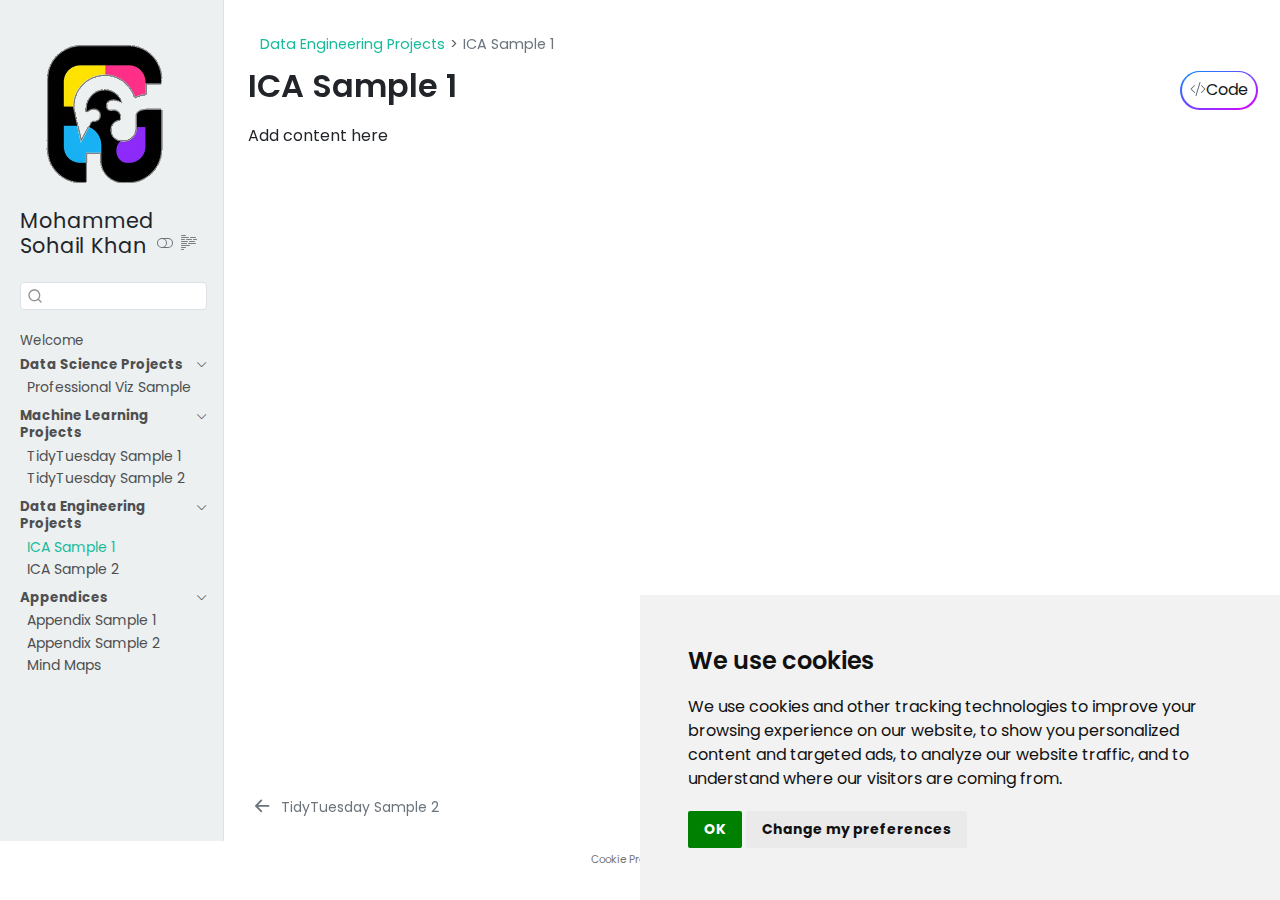
<file: src/ica/ica-sample1.html>
<!DOCTYPE html>
<html xmlns="http://www.w3.org/1999/xhtml" lang="en" xml:lang="en"><head>

<meta charset="utf-8">
<meta name="generator" content="quarto-1.6.42">

<meta name="viewport" content="width=device-width, initial-scale=1.0, user-scalable=yes">


<title>ICA Sample 1 – Sohail's Portfolio</title>
<style>
code{white-space: pre-wrap;}
span.smallcaps{font-variant: small-caps;}
div.columns{display: flex; gap: min(4vw, 1.5em);}
div.column{flex: auto; overflow-x: auto;}
div.hanging-indent{margin-left: 1.5em; text-indent: -1.5em;}
ul.task-list{list-style: none;}
ul.task-list li input[type="checkbox"] {
  width: 0.8em;
  margin: 0 0.8em 0.2em -1em; /* quarto-specific, see https://github.com/quarto-dev/quarto-cli/issues/4556 */ 
  vertical-align: middle;
}
/* CSS for syntax highlighting */
pre > code.sourceCode { white-space: pre; position: relative; }
pre > code.sourceCode > span { line-height: 1.25; }
pre > code.sourceCode > span:empty { height: 1.2em; }
.sourceCode { overflow: visible; }
code.sourceCode > span { color: inherit; text-decoration: inherit; }
div.sourceCode { margin: 1em 0; }
pre.sourceCode { margin: 0; }
@media screen {
div.sourceCode { overflow: auto; }
}
@media print {
pre > code.sourceCode { white-space: pre-wrap; }
pre > code.sourceCode > span { display: inline-block; text-indent: -5em; padding-left: 5em; }
}
pre.numberSource code
  { counter-reset: source-line 0; }
pre.numberSource code > span
  { position: relative; left: -4em; counter-increment: source-line; }
pre.numberSource code > span > a:first-child::before
  { content: counter(source-line);
    position: relative; left: -1em; text-align: right; vertical-align: baseline;
    border: none; display: inline-block;
    -webkit-touch-callout: none; -webkit-user-select: none;
    -khtml-user-select: none; -moz-user-select: none;
    -ms-user-select: none; user-select: none;
    padding: 0 4px; width: 4em;
  }
pre.numberSource { margin-left: 3em;  padding-left: 4px; }
div.sourceCode
  {   }
@media screen {
pre > code.sourceCode > span > a:first-child::before { text-decoration: underline; }
}
</style>


<script src="../../site_libs/quarto-nav/quarto-nav.js"></script>
<script src="../../site_libs/clipboard/clipboard.min.js"></script>
<script src="../../site_libs/quarto-search/autocomplete.umd.js"></script>
<script src="../../site_libs/quarto-search/fuse.min.js"></script>
<script src="../../site_libs/quarto-search/quarto-search.js"></script>
<meta name="quarto:offset" content="../../">
<link href="../../src/ica/ica-sample2.html" rel="next">
<link href="../../src/tt/2025-07-15.html" rel="prev">
<script src="../../site_libs/cookie-consent/cookie-consent.js"></script>
<link href="../../site_libs/cookie-consent/cookie-consent.css" rel="stylesheet">
<script src="../../site_libs/quarto-html/quarto.js"></script>
<script src="../../site_libs/quarto-html/popper.min.js"></script>
<script src="../../site_libs/quarto-html/tippy.umd.min.js"></script>
<script src="../../site_libs/quarto-html/anchor.min.js"></script>
<link href="../../site_libs/quarto-html/tippy.css" rel="stylesheet">
<link href="../../site_libs/quarto-html/quarto-syntax-highlighting-2f5df379a58b258e96c21c0638c20c03.css" rel="stylesheet" class="quarto-color-scheme" id="quarto-text-highlighting-styles">
<link href="../../site_libs/quarto-html/quarto-syntax-highlighting-dark-b53751a350365c71b6c909e95f209ed1.css" rel="prefetch" class="quarto-color-scheme quarto-color-alternate" id="quarto-text-highlighting-styles">
<script src="../../site_libs/bootstrap/bootstrap.min.js"></script>
<link href="../../site_libs/bootstrap/bootstrap-icons.css" rel="stylesheet">
<link href="../../site_libs/bootstrap/bootstrap-463f7e572b85bff0cfe833e89a202fa4.min.css" rel="stylesheet" append-hash="true" class="quarto-color-scheme" id="quarto-bootstrap" data-mode="light">
<link href="../../site_libs/bootstrap/bootstrap-dark-2b27489b1280a247593da265a4955406.min.css" rel="prefetch" append-hash="true" class="quarto-color-scheme quarto-color-alternate" id="quarto-bootstrap" data-mode="dark">
<script id="quarto-search-options" type="application/json">{
  "location": "sidebar",
  "copy-button": false,
  "collapse-after": 3,
  "panel-placement": "start",
  "type": "textbox",
  "limit": 50,
  "keyboard-shortcut": [
    "f",
    "/",
    "s"
  ],
  "show-item-context": false,
  "language": {
    "search-no-results-text": "No results",
    "search-matching-documents-text": "matching documents",
    "search-copy-link-title": "Copy link to search",
    "search-hide-matches-text": "Hide additional matches",
    "search-more-match-text": "more match in this document",
    "search-more-matches-text": "more matches in this document",
    "search-clear-button-title": "Clear",
    "search-text-placeholder": "",
    "search-detached-cancel-button-title": "Cancel",
    "search-submit-button-title": "Submit",
    "search-label": "Search"
  }
}</script>

<script type="text/javascript" charset="UTF-8">
document.addEventListener('DOMContentLoaded', function () {
cookieconsent.run({
  "notice_banner_type":"simple",
  "consent_type":"implied",
  "palette":"light",
  "language":"en",
  "page_load_consent_levels":["strictly-necessary","functionality","tracking","targeting"],
  "notice_banner_reject_button_hide":false,
  "preferences_center_close_button_hide":false,
  "website_name":""
  ,
"language":"en"
  });
});
</script> 
  
<style>html{ scroll-behavior: smooth; }</style>


<link rel="stylesheet" href="../../style/custom.css">
</head>

<body class="nav-sidebar docked">

<div id="quarto-search-results"></div>
  <header id="quarto-header" class="headroom fixed-top">
  <nav class="quarto-secondary-nav">
    <div class="container-fluid d-flex">
      <button type="button" class="quarto-btn-toggle btn" data-bs-toggle="collapse" role="button" data-bs-target=".quarto-sidebar-collapse-item" aria-controls="quarto-sidebar" aria-expanded="false" aria-label="Toggle sidebar navigation" onclick="if (window.quartoToggleHeadroom) { window.quartoToggleHeadroom(); }">
        <i class="bi bi-layout-text-sidebar-reverse"></i>
      </button>
        <nav class="quarto-page-breadcrumbs" aria-label="breadcrumb"><ol class="breadcrumb"><li class="breadcrumb-item"><a href="../../src/ica/ica-sample1.html">Data Engineering Projects</a></li><li class="breadcrumb-item"><a href="../../src/ica/ica-sample1.html"><span class="chapter-title">ICA Sample 1</span></a></li></ol></nav>
        <a class="flex-grow-1" role="navigation" data-bs-toggle="collapse" data-bs-target=".quarto-sidebar-collapse-item" aria-controls="quarto-sidebar" aria-expanded="false" aria-label="Toggle sidebar navigation" onclick="if (window.quartoToggleHeadroom) { window.quartoToggleHeadroom(); }">      
        </a>
      <button type="button" class="btn quarto-search-button" aria-label="Search" onclick="window.quartoOpenSearch();">
        <i class="bi bi-search"></i>
      </button>
    </div>
  </nav>
</header>
<!-- content -->
<div id="quarto-content" class="quarto-container page-columns page-rows-contents page-layout-full">
<!-- sidebar -->
  <nav id="quarto-sidebar" class="sidebar collapse collapse-horizontal quarto-sidebar-collapse-item sidebar-navigation docked overflow-auto">
    <div class="pt-lg-2 mt-2 text-left sidebar-header sidebar-header-stacked">
      <a href="../../index.html" class="sidebar-logo-link">
      <img src="../../assets/sidebar-logo.png" alt="" class="sidebar-logo py-0 d-lg-inline d-none">
      </a>
    <div class="sidebar-title mb-0 py-0">
      <a href="../../">Mohammed Sohail Khan</a> 
        <div class="sidebar-tools-main">
  <a href="" class="quarto-color-scheme-toggle quarto-navigation-tool  px-1" onclick="window.quartoToggleColorScheme(); return false;" title="Toggle dark mode"><i class="bi"></i></a>
  <a href="" class="quarto-reader-toggle quarto-navigation-tool px-1" onclick="window.quartoToggleReader(); return false;" title="Toggle reader mode">
  <div class="quarto-reader-toggle-btn">
  <i class="bi"></i>
  </div>
</a>
</div>
    </div>
      </div>
        <div class="mt-2 flex-shrink-0 align-items-center">
        <div class="sidebar-search">
        <div id="quarto-search" class="" title="Search"></div>
        </div>
        </div>
    <div class="sidebar-menu-container"> 
    <ul class="list-unstyled mt-1">
        <li class="sidebar-item">
  <div class="sidebar-item-container"> 
  <a href="../../index.html" class="sidebar-item-text sidebar-link">
 <span class="menu-text">Welcome</span></a>
  </div>
</li>
        <li class="sidebar-item sidebar-item-section">
      <div class="sidebar-item-container"> 
            <a class="sidebar-item-text sidebar-link text-start" data-bs-toggle="collapse" data-bs-target="#quarto-sidebar-section-1" role="navigation" aria-expanded="true">
 <span class="menu-text">Data Science Projects</span></a>
          <a class="sidebar-item-toggle text-start" data-bs-toggle="collapse" data-bs-target="#quarto-sidebar-section-1" role="navigation" aria-expanded="true" aria-label="Toggle section">
            <i class="bi bi-chevron-right ms-2"></i>
          </a> 
      </div>
      <ul id="quarto-sidebar-section-1" class="collapse list-unstyled sidebar-section depth1 show">  
          <li class="sidebar-item">
  <div class="sidebar-item-container"> 
  <a href="../../src/pv/pv-01.html" class="sidebar-item-text sidebar-link"><span class="chapter-title">Professional Viz Sample</span></a>
  </div>
</li>
      </ul>
  </li>
        <li class="sidebar-item sidebar-item-section">
      <div class="sidebar-item-container"> 
            <a class="sidebar-item-text sidebar-link text-start" data-bs-toggle="collapse" data-bs-target="#quarto-sidebar-section-2" role="navigation" aria-expanded="true">
 <span class="menu-text">Machine Learning Projects</span></a>
          <a class="sidebar-item-toggle text-start" data-bs-toggle="collapse" data-bs-target="#quarto-sidebar-section-2" role="navigation" aria-expanded="true" aria-label="Toggle section">
            <i class="bi bi-chevron-right ms-2"></i>
          </a> 
      </div>
      <ul id="quarto-sidebar-section-2" class="collapse list-unstyled sidebar-section depth1 show">  
          <li class="sidebar-item">
  <div class="sidebar-item-container"> 
  <a href="../../src/tt/2025-07-08.html" class="sidebar-item-text sidebar-link"><span class="chapter-title">TidyTuesday Sample 1</span></a>
  </div>
</li>
          <li class="sidebar-item">
  <div class="sidebar-item-container"> 
  <a href="../../src/tt/2025-07-15.html" class="sidebar-item-text sidebar-link"><span class="chapter-title">TidyTuesday Sample 2</span></a>
  </div>
</li>
      </ul>
  </li>
        <li class="sidebar-item sidebar-item-section">
      <div class="sidebar-item-container"> 
            <a class="sidebar-item-text sidebar-link text-start" data-bs-toggle="collapse" data-bs-target="#quarto-sidebar-section-3" role="navigation" aria-expanded="true">
 <span class="menu-text">Data Engineering Projects</span></a>
          <a class="sidebar-item-toggle text-start" data-bs-toggle="collapse" data-bs-target="#quarto-sidebar-section-3" role="navigation" aria-expanded="true" aria-label="Toggle section">
            <i class="bi bi-chevron-right ms-2"></i>
          </a> 
      </div>
      <ul id="quarto-sidebar-section-3" class="collapse list-unstyled sidebar-section depth1 show">  
          <li class="sidebar-item">
  <div class="sidebar-item-container"> 
  <a href="../../src/ica/ica-sample1.html" class="sidebar-item-text sidebar-link active"><span class="chapter-title">ICA Sample 1</span></a>
  </div>
</li>
          <li class="sidebar-item">
  <div class="sidebar-item-container"> 
  <a href="../../src/ica/ica-sample2.html" class="sidebar-item-text sidebar-link"><span class="chapter-title">ICA Sample 2</span></a>
  </div>
</li>
      </ul>
  </li>
        <li class="sidebar-item sidebar-item-section">
      <div class="sidebar-item-container"> 
            <a class="sidebar-item-text sidebar-link text-start" data-bs-toggle="collapse" data-bs-target="#quarto-sidebar-section-4" role="navigation" aria-expanded="true">
 <span class="menu-text">Appendices</span></a>
          <a class="sidebar-item-toggle text-start" data-bs-toggle="collapse" data-bs-target="#quarto-sidebar-section-4" role="navigation" aria-expanded="true" aria-label="Toggle section">
            <i class="bi bi-chevron-right ms-2"></i>
          </a> 
      </div>
      <ul id="quarto-sidebar-section-4" class="collapse list-unstyled sidebar-section depth1 show">  
          <li class="sidebar-item">
  <div class="sidebar-item-container"> 
  <a href="../../src/appx/appx-sample1.html" class="sidebar-item-text sidebar-link"><span class="chapter-title">Appendix Sample 1</span></a>
  </div>
</li>
          <li class="sidebar-item">
  <div class="sidebar-item-container"> 
  <a href="../../src/appx/appx-sample2.html" class="sidebar-item-text sidebar-link"><span class="chapter-title">Appendix Sample 2</span></a>
  </div>
</li>
          <li class="sidebar-item">
  <div class="sidebar-item-container"> 
  <a href="../../mm/mm.html" class="sidebar-item-text sidebar-link"><span class="chapter-title">Mind Maps</span></a>
  </div>
</li>
      </ul>
  </li>
    </ul>
    </div>
</nav>
<div id="quarto-sidebar-glass" class="quarto-sidebar-collapse-item" data-bs-toggle="collapse" data-bs-target=".quarto-sidebar-collapse-item"></div>
<!-- margin-sidebar -->
    <div id="quarto-margin-sidebar" class="sidebar margin-sidebar zindex-bottom">
        
    </div>
<!-- main -->
<main class="content column-page-right" id="quarto-document-content">

<header id="title-block-header" class="quarto-title-block default"><nav class="quarto-page-breadcrumbs quarto-title-breadcrumbs d-none d-lg-block" aria-label="breadcrumb"><ol class="breadcrumb"><li class="breadcrumb-item"><a href="../../src/ica/ica-sample1.html">Data Engineering Projects</a></li><li class="breadcrumb-item"><a href="../../src/ica/ica-sample1.html"><span class="chapter-title">ICA Sample 1</span></a></li></ol></nav>
<div class="quarto-title">
<div class="quarto-title-block"><div><h1 class="title"><span class="chapter-title">ICA Sample 1</span></h1><button type="button" class="btn code-tools-button" id="quarto-code-tools-source"><i class="bi"></i> Code</button></div></div>
</div>



<div class="quarto-title-meta column-page-right">

    
  
    
  </div>
  


</header>


<p>Add content here</p>


<!-- -->


</main> <!-- /main -->
<script id="quarto-html-after-body" type="application/javascript">
window.document.addEventListener("DOMContentLoaded", function (event) {
  const toggleBodyColorMode = (bsSheetEl) => {
    const mode = bsSheetEl.getAttribute("data-mode");
    const bodyEl = window.document.querySelector("body");
    if (mode === "dark") {
      bodyEl.classList.add("quarto-dark");
      bodyEl.classList.remove("quarto-light");
    } else {
      bodyEl.classList.add("quarto-light");
      bodyEl.classList.remove("quarto-dark");
    }
  }
  const toggleBodyColorPrimary = () => {
    const bsSheetEl = window.document.querySelector("link#quarto-bootstrap");
    if (bsSheetEl) {
      toggleBodyColorMode(bsSheetEl);
    }
  }
  toggleBodyColorPrimary();  
  const disableStylesheet = (stylesheets) => {
    for (let i=0; i < stylesheets.length; i++) {
      const stylesheet = stylesheets[i];
      stylesheet.rel = 'prefetch';
    }
  }
  const enableStylesheet = (stylesheets) => {
    for (let i=0; i < stylesheets.length; i++) {
      const stylesheet = stylesheets[i];
      stylesheet.rel = 'stylesheet';
    }
  }
  const manageTransitions = (selector, allowTransitions) => {
    const els = window.document.querySelectorAll(selector);
    for (let i=0; i < els.length; i++) {
      const el = els[i];
      if (allowTransitions) {
        el.classList.remove('notransition');
      } else {
        el.classList.add('notransition');
      }
    }
  }
  const toggleGiscusIfUsed = (isAlternate, darkModeDefault) => {
    const baseTheme = document.querySelector('#giscus-base-theme')?.value ?? 'light';
    const alternateTheme = document.querySelector('#giscus-alt-theme')?.value ?? 'dark';
    let newTheme = '';
    if(darkModeDefault) {
      newTheme = isAlternate ? baseTheme : alternateTheme;
    } else {
      newTheme = isAlternate ? alternateTheme : baseTheme;
    }
    const changeGiscusTheme = () => {
      // From: https://github.com/giscus/giscus/issues/336
      const sendMessage = (message) => {
        const iframe = document.querySelector('iframe.giscus-frame');
        if (!iframe) return;
        iframe.contentWindow.postMessage({ giscus: message }, 'https://giscus.app');
      }
      sendMessage({
        setConfig: {
          theme: newTheme
        }
      });
    }
    const isGiscussLoaded = window.document.querySelector('iframe.giscus-frame') !== null;
    if (isGiscussLoaded) {
      changeGiscusTheme();
    }
  }
  const toggleColorMode = (alternate) => {
    // Switch the stylesheets
    const alternateStylesheets = window.document.querySelectorAll('link.quarto-color-scheme.quarto-color-alternate');
    manageTransitions('#quarto-margin-sidebar .nav-link', false);
    if (alternate) {
      enableStylesheet(alternateStylesheets);
      for (const sheetNode of alternateStylesheets) {
        if (sheetNode.id === "quarto-bootstrap") {
          toggleBodyColorMode(sheetNode);
        }
      }
    } else {
      disableStylesheet(alternateStylesheets);
      toggleBodyColorPrimary();
    }
    manageTransitions('#quarto-margin-sidebar .nav-link', true);
    // Switch the toggles
    const toggles = window.document.querySelectorAll('.quarto-color-scheme-toggle');
    for (let i=0; i < toggles.length; i++) {
      const toggle = toggles[i];
      if (toggle) {
        if (alternate) {
          toggle.classList.add("alternate");     
        } else {
          toggle.classList.remove("alternate");
        }
      }
    }
    // Hack to workaround the fact that safari doesn't
    // properly recolor the scrollbar when toggling (#1455)
    if (navigator.userAgent.indexOf('Safari') > 0 && navigator.userAgent.indexOf('Chrome') == -1) {
      manageTransitions("body", false);
      window.scrollTo(0, 1);
      setTimeout(() => {
        window.scrollTo(0, 0);
        manageTransitions("body", true);
      }, 40);  
    }
  }
  const isFileUrl = () => { 
    return window.location.protocol === 'file:';
  }
  const hasAlternateSentinel = () => {  
    let styleSentinel = getColorSchemeSentinel();
    if (styleSentinel !== null) {
      return styleSentinel === "alternate";
    } else {
      return false;
    }
  }
  const setStyleSentinel = (alternate) => {
    const value = alternate ? "alternate" : "default";
    if (!isFileUrl()) {
      window.localStorage.setItem("quarto-color-scheme", value);
    } else {
      localAlternateSentinel = value;
    }
  }
  const getColorSchemeSentinel = () => {
    if (!isFileUrl()) {
      const storageValue = window.localStorage.getItem("quarto-color-scheme");
      return storageValue != null ? storageValue : localAlternateSentinel;
    } else {
      return localAlternateSentinel;
    }
  }
  const darkModeDefault = false;
  let localAlternateSentinel = darkModeDefault ? 'alternate' : 'default';
  // Dark / light mode switch
  window.quartoToggleColorScheme = () => {
    // Read the current dark / light value 
    let toAlternate = !hasAlternateSentinel();
    toggleColorMode(toAlternate);
    setStyleSentinel(toAlternate);
    toggleGiscusIfUsed(toAlternate, darkModeDefault);
  };
  // Ensure there is a toggle, if there isn't float one in the top right
  if (window.document.querySelector('.quarto-color-scheme-toggle') === null) {
    const a = window.document.createElement('a');
    a.classList.add('top-right');
    a.classList.add('quarto-color-scheme-toggle');
    a.href = "";
    a.onclick = function() { try { window.quartoToggleColorScheme(); } catch {} return false; };
    const i = window.document.createElement("i");
    i.classList.add('bi');
    a.appendChild(i);
    window.document.body.appendChild(a);
  }
  // Switch to dark mode if need be
  if (hasAlternateSentinel()) {
    toggleColorMode(true);
  } else {
    toggleColorMode(false);
  }
  const icon = "";
  const anchorJS = new window.AnchorJS();
  anchorJS.options = {
    placement: 'right',
    icon: icon
  };
  anchorJS.add('.anchored');
  const isCodeAnnotation = (el) => {
    for (const clz of el.classList) {
      if (clz.startsWith('code-annotation-')) {                     
        return true;
      }
    }
    return false;
  }
  const onCopySuccess = function(e) {
    // button target
    const button = e.trigger;
    // don't keep focus
    button.blur();
    // flash "checked"
    button.classList.add('code-copy-button-checked');
    var currentTitle = button.getAttribute("title");
    button.setAttribute("title", "Copied!");
    let tooltip;
    if (window.bootstrap) {
      button.setAttribute("data-bs-toggle", "tooltip");
      button.setAttribute("data-bs-placement", "left");
      button.setAttribute("data-bs-title", "Copied!");
      tooltip = new bootstrap.Tooltip(button, 
        { trigger: "manual", 
          customClass: "code-copy-button-tooltip",
          offset: [0, -8]});
      tooltip.show();    
    }
    setTimeout(function() {
      if (tooltip) {
        tooltip.hide();
        button.removeAttribute("data-bs-title");
        button.removeAttribute("data-bs-toggle");
        button.removeAttribute("data-bs-placement");
      }
      button.setAttribute("title", currentTitle);
      button.classList.remove('code-copy-button-checked');
    }, 1000);
    // clear code selection
    e.clearSelection();
  }
  const getTextToCopy = function(trigger) {
      const codeEl = trigger.previousElementSibling.cloneNode(true);
      for (const childEl of codeEl.children) {
        if (isCodeAnnotation(childEl)) {
          childEl.remove();
        }
      }
      return codeEl.innerText;
  }
  const clipboard = new window.ClipboardJS('.code-copy-button:not([data-in-quarto-modal])', {
    text: getTextToCopy
  });
  clipboard.on('success', onCopySuccess);
  if (window.document.getElementById('quarto-embedded-source-code-modal')) {
    const clipboardModal = new window.ClipboardJS('.code-copy-button[data-in-quarto-modal]', {
      text: getTextToCopy,
      container: window.document.getElementById('quarto-embedded-source-code-modal')
    });
    clipboardModal.on('success', onCopySuccess);
  }
  const viewSource = window.document.getElementById('quarto-view-source') ||
                     window.document.getElementById('quarto-code-tools-source');
  if (viewSource) {
    const sourceUrl = viewSource.getAttribute("data-quarto-source-url");
    viewSource.addEventListener("click", function(e) {
      if (sourceUrl) {
        // rstudio viewer pane
        if (/\bcapabilities=\b/.test(window.location)) {
          window.open(sourceUrl);
        } else {
          window.location.href = sourceUrl;
        }
      } else {
        const modal = new bootstrap.Modal(document.getElementById('quarto-embedded-source-code-modal'));
        modal.show();
      }
      return false;
    });
  }
  function toggleCodeHandler(show) {
    return function(e) {
      const detailsSrc = window.document.querySelectorAll(".cell > details > .sourceCode");
      for (let i=0; i<detailsSrc.length; i++) {
        const details = detailsSrc[i].parentElement;
        if (show) {
          details.open = true;
        } else {
          details.removeAttribute("open");
        }
      }
      const cellCodeDivs = window.document.querySelectorAll(".cell > .sourceCode");
      const fromCls = show ? "hidden" : "unhidden";
      const toCls = show ? "unhidden" : "hidden";
      for (let i=0; i<cellCodeDivs.length; i++) {
        const codeDiv = cellCodeDivs[i];
        if (codeDiv.classList.contains(fromCls)) {
          codeDiv.classList.remove(fromCls);
          codeDiv.classList.add(toCls);
        } 
      }
      return false;
    }
  }
  const hideAllCode = window.document.getElementById("quarto-hide-all-code");
  if (hideAllCode) {
    hideAllCode.addEventListener("click", toggleCodeHandler(false));
  }
  const showAllCode = window.document.getElementById("quarto-show-all-code");
  if (showAllCode) {
    showAllCode.addEventListener("click", toggleCodeHandler(true));
  }
    var localhostRegex = new RegExp(/^(?:http|https):\/\/localhost\:?[0-9]*\//);
    var mailtoRegex = new RegExp(/^mailto:/);
      var filterRegex = new RegExp('/' + window.location.host + '/');
    var isInternal = (href) => {
        return filterRegex.test(href) || localhostRegex.test(href) || mailtoRegex.test(href);
    }
    // Inspect non-navigation links and adorn them if external
 	var links = window.document.querySelectorAll('a[href]:not(.nav-link):not(.navbar-brand):not(.toc-action):not(.sidebar-link):not(.sidebar-item-toggle):not(.pagination-link):not(.no-external):not([aria-hidden]):not(.dropdown-item):not(.quarto-navigation-tool):not(.about-link)');
    for (var i=0; i<links.length; i++) {
      const link = links[i];
      if (!isInternal(link.href)) {
        // undo the damage that might have been done by quarto-nav.js in the case of
        // links that we want to consider external
        if (link.dataset.originalHref !== undefined) {
          link.href = link.dataset.originalHref;
        }
          // target, if specified
          link.setAttribute("target", "_blank");
          if (link.getAttribute("rel") === null) {
            link.setAttribute("rel", "noopener");
          }
      }
    }
  function tippyHover(el, contentFn, onTriggerFn, onUntriggerFn) {
    const config = {
      allowHTML: true,
      maxWidth: 500,
      delay: 100,
      arrow: false,
      appendTo: function(el) {
          return el.parentElement;
      },
      interactive: true,
      interactiveBorder: 10,
      theme: 'quarto',
      placement: 'bottom-start',
    };
    if (contentFn) {
      config.content = contentFn;
    }
    if (onTriggerFn) {
      config.onTrigger = onTriggerFn;
    }
    if (onUntriggerFn) {
      config.onUntrigger = onUntriggerFn;
    }
    window.tippy(el, config); 
  }
  const noterefs = window.document.querySelectorAll('a[role="doc-noteref"]');
  for (var i=0; i<noterefs.length; i++) {
    const ref = noterefs[i];
    tippyHover(ref, function() {
      // use id or data attribute instead here
      let href = ref.getAttribute('data-footnote-href') || ref.getAttribute('href');
      try { href = new URL(href).hash; } catch {}
      const id = href.replace(/^#\/?/, "");
      const note = window.document.getElementById(id);
      if (note) {
        return note.innerHTML;
      } else {
        return "";
      }
    });
  }
  const xrefs = window.document.querySelectorAll('a.quarto-xref');
  const processXRef = (id, note) => {
    // Strip column container classes
    const stripColumnClz = (el) => {
      el.classList.remove("page-full", "page-columns");
      if (el.children) {
        for (const child of el.children) {
          stripColumnClz(child);
        }
      }
    }
    stripColumnClz(note)
    if (id === null || id.startsWith('sec-')) {
      // Special case sections, only their first couple elements
      const container = document.createElement("div");
      if (note.children && note.children.length > 2) {
        container.appendChild(note.children[0].cloneNode(true));
        for (let i = 1; i < note.children.length; i++) {
          const child = note.children[i];
          if (child.tagName === "P" && child.innerText === "") {
            continue;
          } else {
            container.appendChild(child.cloneNode(true));
            break;
          }
        }
        if (window.Quarto?.typesetMath) {
          window.Quarto.typesetMath(container);
        }
        return container.innerHTML
      } else {
        if (window.Quarto?.typesetMath) {
          window.Quarto.typesetMath(note);
        }
        return note.innerHTML;
      }
    } else {
      // Remove any anchor links if they are present
      const anchorLink = note.querySelector('a.anchorjs-link');
      if (anchorLink) {
        anchorLink.remove();
      }
      if (window.Quarto?.typesetMath) {
        window.Quarto.typesetMath(note);
      }
      if (note.classList.contains("callout")) {
        return note.outerHTML;
      } else {
        return note.innerHTML;
      }
    }
  }
  for (var i=0; i<xrefs.length; i++) {
    const xref = xrefs[i];
    tippyHover(xref, undefined, function(instance) {
      instance.disable();
      let url = xref.getAttribute('href');
      let hash = undefined; 
      if (url.startsWith('#')) {
        hash = url;
      } else {
        try { hash = new URL(url).hash; } catch {}
      }
      if (hash) {
        const id = hash.replace(/^#\/?/, "");
        const note = window.document.getElementById(id);
        if (note !== null) {
          try {
            const html = processXRef(id, note.cloneNode(true));
            instance.setContent(html);
          } finally {
            instance.enable();
            instance.show();
          }
        } else {
          // See if we can fetch this
          fetch(url.split('#')[0])
          .then(res => res.text())
          .then(html => {
            const parser = new DOMParser();
            const htmlDoc = parser.parseFromString(html, "text/html");
            const note = htmlDoc.getElementById(id);
            if (note !== null) {
              const html = processXRef(id, note);
              instance.setContent(html);
            } 
          }).finally(() => {
            instance.enable();
            instance.show();
          });
        }
      } else {
        // See if we can fetch a full url (with no hash to target)
        // This is a special case and we should probably do some content thinning / targeting
        fetch(url)
        .then(res => res.text())
        .then(html => {
          const parser = new DOMParser();
          const htmlDoc = parser.parseFromString(html, "text/html");
          const note = htmlDoc.querySelector('main.content');
          if (note !== null) {
            // This should only happen for chapter cross references
            // (since there is no id in the URL)
            // remove the first header
            if (note.children.length > 0 && note.children[0].tagName === "HEADER") {
              note.children[0].remove();
            }
            const html = processXRef(null, note);
            instance.setContent(html);
          } 
        }).finally(() => {
          instance.enable();
          instance.show();
        });
      }
    }, function(instance) {
    });
  }
      let selectedAnnoteEl;
      const selectorForAnnotation = ( cell, annotation) => {
        let cellAttr = 'data-code-cell="' + cell + '"';
        let lineAttr = 'data-code-annotation="' +  annotation + '"';
        const selector = 'span[' + cellAttr + '][' + lineAttr + ']';
        return selector;
      }
      const selectCodeLines = (annoteEl) => {
        const doc = window.document;
        const targetCell = annoteEl.getAttribute("data-target-cell");
        const targetAnnotation = annoteEl.getAttribute("data-target-annotation");
        const annoteSpan = window.document.querySelector(selectorForAnnotation(targetCell, targetAnnotation));
        const lines = annoteSpan.getAttribute("data-code-lines").split(",");
        const lineIds = lines.map((line) => {
          return targetCell + "-" + line;
        })
        let top = null;
        let height = null;
        let parent = null;
        if (lineIds.length > 0) {
            //compute the position of the single el (top and bottom and make a div)
            const el = window.document.getElementById(lineIds[0]);
            top = el.offsetTop;
            height = el.offsetHeight;
            parent = el.parentElement.parentElement;
          if (lineIds.length > 1) {
            const lastEl = window.document.getElementById(lineIds[lineIds.length - 1]);
            const bottom = lastEl.offsetTop + lastEl.offsetHeight;
            height = bottom - top;
          }
          if (top !== null && height !== null && parent !== null) {
            // cook up a div (if necessary) and position it 
            let div = window.document.getElementById("code-annotation-line-highlight");
            if (div === null) {
              div = window.document.createElement("div");
              div.setAttribute("id", "code-annotation-line-highlight");
              div.style.position = 'absolute';
              parent.appendChild(div);
            }
            div.style.top = top - 2 + "px";
            div.style.height = height + 4 + "px";
            div.style.left = 0;
            let gutterDiv = window.document.getElementById("code-annotation-line-highlight-gutter");
            if (gutterDiv === null) {
              gutterDiv = window.document.createElement("div");
              gutterDiv.setAttribute("id", "code-annotation-line-highlight-gutter");
              gutterDiv.style.position = 'absolute';
              const codeCell = window.document.getElementById(targetCell);
              const gutter = codeCell.querySelector('.code-annotation-gutter');
              gutter.appendChild(gutterDiv);
            }
            gutterDiv.style.top = top - 2 + "px";
            gutterDiv.style.height = height + 4 + "px";
          }
          selectedAnnoteEl = annoteEl;
        }
      };
      const unselectCodeLines = () => {
        const elementsIds = ["code-annotation-line-highlight", "code-annotation-line-highlight-gutter"];
        elementsIds.forEach((elId) => {
          const div = window.document.getElementById(elId);
          if (div) {
            div.remove();
          }
        });
        selectedAnnoteEl = undefined;
      };
        // Handle positioning of the toggle
    window.addEventListener(
      "resize",
      throttle(() => {
        elRect = undefined;
        if (selectedAnnoteEl) {
          selectCodeLines(selectedAnnoteEl);
        }
      }, 10)
    );
    function throttle(fn, ms) {
    let throttle = false;
    let timer;
      return (...args) => {
        if(!throttle) { // first call gets through
            fn.apply(this, args);
            throttle = true;
        } else { // all the others get throttled
            if(timer) clearTimeout(timer); // cancel #2
            timer = setTimeout(() => {
              fn.apply(this, args);
              timer = throttle = false;
            }, ms);
        }
      };
    }
      // Attach click handler to the DT
      const annoteDls = window.document.querySelectorAll('dt[data-target-cell]');
      for (const annoteDlNode of annoteDls) {
        annoteDlNode.addEventListener('click', (event) => {
          const clickedEl = event.target;
          if (clickedEl !== selectedAnnoteEl) {
            unselectCodeLines();
            const activeEl = window.document.querySelector('dt[data-target-cell].code-annotation-active');
            if (activeEl) {
              activeEl.classList.remove('code-annotation-active');
            }
            selectCodeLines(clickedEl);
            clickedEl.classList.add('code-annotation-active');
          } else {
            // Unselect the line
            unselectCodeLines();
            clickedEl.classList.remove('code-annotation-active');
          }
        });
      }
  const findCites = (el) => {
    const parentEl = el.parentElement;
    if (parentEl) {
      const cites = parentEl.dataset.cites;
      if (cites) {
        return {
          el,
          cites: cites.split(' ')
        };
      } else {
        return findCites(el.parentElement)
      }
    } else {
      return undefined;
    }
  };
  var bibliorefs = window.document.querySelectorAll('a[role="doc-biblioref"]');
  for (var i=0; i<bibliorefs.length; i++) {
    const ref = bibliorefs[i];
    const citeInfo = findCites(ref);
    if (citeInfo) {
      tippyHover(citeInfo.el, function() {
        var popup = window.document.createElement('div');
        citeInfo.cites.forEach(function(cite) {
          var citeDiv = window.document.createElement('div');
          citeDiv.classList.add('hanging-indent');
          citeDiv.classList.add('csl-entry');
          var biblioDiv = window.document.getElementById('ref-' + cite);
          if (biblioDiv) {
            citeDiv.innerHTML = biblioDiv.innerHTML;
          }
          popup.appendChild(citeDiv);
        });
        return popup.innerHTML;
      });
    }
  }
});
</script>
<nav class="page-navigation column-page-right">
  <div class="nav-page nav-page-previous">
      <a href="../../src/tt/2025-07-15.html" class="pagination-link" aria-label="TidyTuesday Sample 2">
        <i class="bi bi-arrow-left-short"></i> <span class="nav-page-text"><span class="chapter-title">TidyTuesday Sample 2</span></span>
      </a>          
  </div>
  <div class="nav-page nav-page-next">
      <a href="../../src/ica/ica-sample2.html" class="pagination-link" aria-label="ICA Sample 2">
        <span class="nav-page-text"><span class="chapter-title">ICA Sample 2</span></span> <i class="bi bi-arrow-right-short"></i>
      </a>
  </div>
</nav><div class="modal fade" id="quarto-embedded-source-code-modal" tabindex="-1" aria-labelledby="quarto-embedded-source-code-modal-label" aria-hidden="true"><div class="modal-dialog modal-dialog-scrollable"><div class="modal-content"><div class="modal-header"><h5 class="modal-title" id="quarto-embedded-source-code-modal-label">Source Code</h5><button class="btn-close" data-bs-dismiss="modal"></button></div><div class="modal-body"><div class="">
<div class="sourceCode" id="cb1" data-shortcodes="false"><pre class="sourceCode numberSource markdown number-lines code-with-copy"><code class="sourceCode markdown"><span id="cb1-1"><a href="#cb1-1"></a><span class="co">---</span></span>
<span id="cb1-2"><a href="#cb1-2"></a><span class="an">title:</span><span class="co"> "ICA Sample 1"</span></span>
<span id="cb1-3"><a href="#cb1-3"></a><span class="co">---</span></span>
<span id="cb1-4"><a href="#cb1-4"></a></span>
<span id="cb1-5"><a href="#cb1-5"></a>Add content here</span></code><button title="Copy to Clipboard" class="code-copy-button" data-in-quarto-modal=""><i class="bi"></i></button></pre></div>
</div></div></div></div></div>
</div> <!-- /content -->
<footer class="footer">
  <div class="nav-footer">
    <div class="nav-footer-left">
      &nbsp;
    </div>   
    <div class="nav-footer-center">

<div class="cookie-consent-footer"><a href="#" id="open_preferences_center">Cookie Preferences</a></div></div>
    <div class="nav-footer-right">
      &nbsp;
    </div>
  </div>
</footer>




<script src="../../site_libs/quarto-html/zenscroll-min.js"></script>
</body></html>
</file>
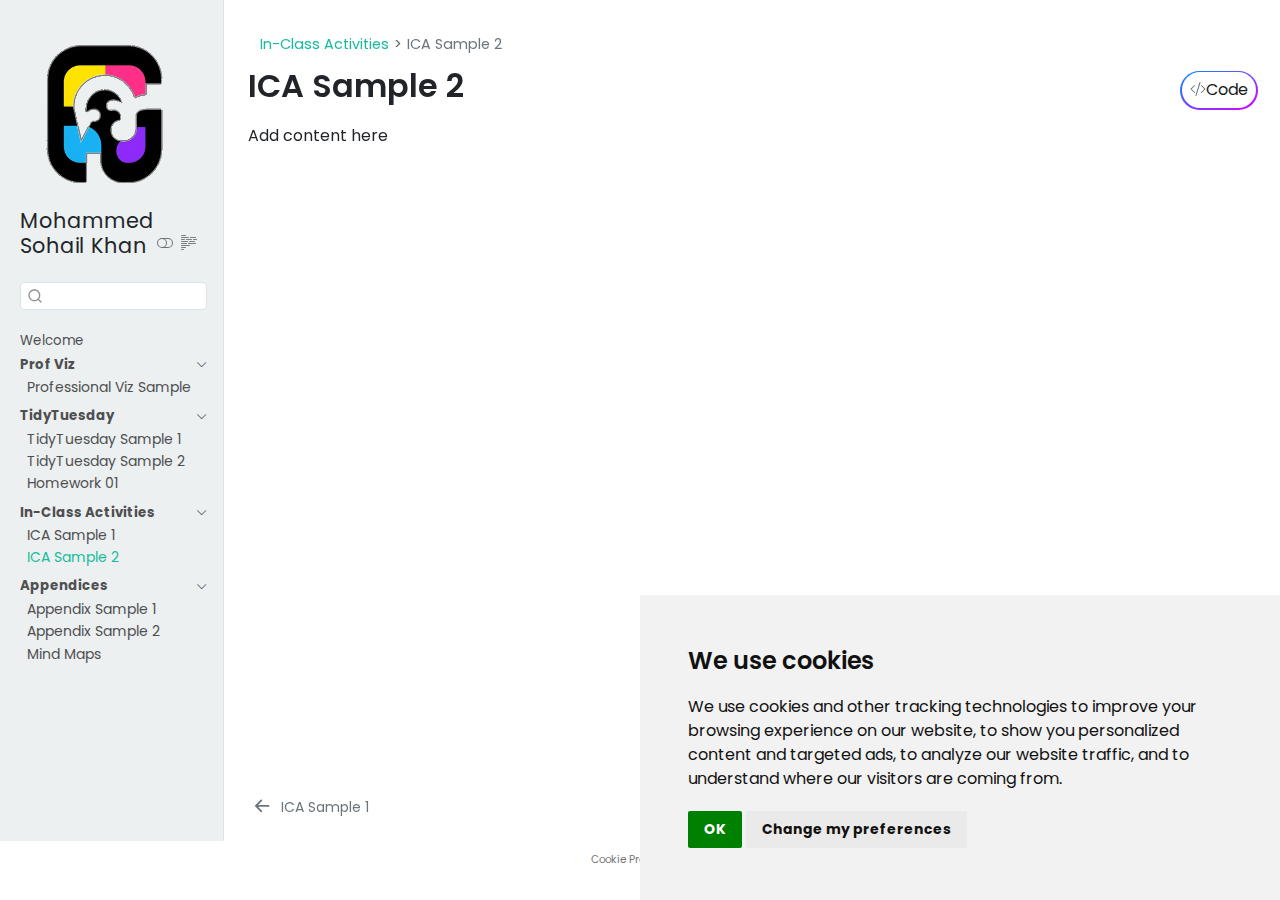
<file: src/ica/ica-sample2.html>
<!DOCTYPE html>
<html xmlns="http://www.w3.org/1999/xhtml" lang="en" xml:lang="en"><head>

<meta charset="utf-8">
<meta name="generator" content="quarto-1.6.42">

<meta name="viewport" content="width=device-width, initial-scale=1.0, user-scalable=yes">


<title>ICA Sample 2 – sohail's-portfolio-web</title>
<style>
code{white-space: pre-wrap;}
span.smallcaps{font-variant: small-caps;}
div.columns{display: flex; gap: min(4vw, 1.5em);}
div.column{flex: auto; overflow-x: auto;}
div.hanging-indent{margin-left: 1.5em; text-indent: -1.5em;}
ul.task-list{list-style: none;}
ul.task-list li input[type="checkbox"] {
  width: 0.8em;
  margin: 0 0.8em 0.2em -1em; /* quarto-specific, see https://github.com/quarto-dev/quarto-cli/issues/4556 */ 
  vertical-align: middle;
}
/* CSS for syntax highlighting */
pre > code.sourceCode { white-space: pre; position: relative; }
pre > code.sourceCode > span { line-height: 1.25; }
pre > code.sourceCode > span:empty { height: 1.2em; }
.sourceCode { overflow: visible; }
code.sourceCode > span { color: inherit; text-decoration: inherit; }
div.sourceCode { margin: 1em 0; }
pre.sourceCode { margin: 0; }
@media screen {
div.sourceCode { overflow: auto; }
}
@media print {
pre > code.sourceCode { white-space: pre-wrap; }
pre > code.sourceCode > span { display: inline-block; text-indent: -5em; padding-left: 5em; }
}
pre.numberSource code
  { counter-reset: source-line 0; }
pre.numberSource code > span
  { position: relative; left: -4em; counter-increment: source-line; }
pre.numberSource code > span > a:first-child::before
  { content: counter(source-line);
    position: relative; left: -1em; text-align: right; vertical-align: baseline;
    border: none; display: inline-block;
    -webkit-touch-callout: none; -webkit-user-select: none;
    -khtml-user-select: none; -moz-user-select: none;
    -ms-user-select: none; user-select: none;
    padding: 0 4px; width: 4em;
  }
pre.numberSource { margin-left: 3em;  padding-left: 4px; }
div.sourceCode
  {   }
@media screen {
pre > code.sourceCode > span > a:first-child::before { text-decoration: underline; }
}
</style>


<script src="../../site_libs/quarto-nav/quarto-nav.js"></script>
<script src="../../site_libs/clipboard/clipboard.min.js"></script>
<script src="../../site_libs/quarto-search/autocomplete.umd.js"></script>
<script src="../../site_libs/quarto-search/fuse.min.js"></script>
<script src="../../site_libs/quarto-search/quarto-search.js"></script>
<meta name="quarto:offset" content="../../">
<link href="../../src/appx/appx-sample1.html" rel="next">
<link href="../../src/ica/ica-sample1.html" rel="prev">
<script src="../../site_libs/cookie-consent/cookie-consent.js"></script>
<link href="../../site_libs/cookie-consent/cookie-consent.css" rel="stylesheet">
<script src="../../site_libs/quarto-html/quarto.js"></script>
<script src="../../site_libs/quarto-html/popper.min.js"></script>
<script src="../../site_libs/quarto-html/tippy.umd.min.js"></script>
<script src="../../site_libs/quarto-html/anchor.min.js"></script>
<link href="../../site_libs/quarto-html/tippy.css" rel="stylesheet">
<link href="../../site_libs/quarto-html/quarto-syntax-highlighting-2f5df379a58b258e96c21c0638c20c03.css" rel="stylesheet" class="quarto-color-scheme" id="quarto-text-highlighting-styles">
<link href="../../site_libs/quarto-html/quarto-syntax-highlighting-dark-b53751a350365c71b6c909e95f209ed1.css" rel="prefetch" class="quarto-color-scheme quarto-color-alternate" id="quarto-text-highlighting-styles">
<script src="../../site_libs/bootstrap/bootstrap.min.js"></script>
<link href="../../site_libs/bootstrap/bootstrap-icons.css" rel="stylesheet">
<link href="../../site_libs/bootstrap/bootstrap-463f7e572b85bff0cfe833e89a202fa4.min.css" rel="stylesheet" append-hash="true" class="quarto-color-scheme" id="quarto-bootstrap" data-mode="light">
<link href="../../site_libs/bootstrap/bootstrap-dark-2b27489b1280a247593da265a4955406.min.css" rel="prefetch" append-hash="true" class="quarto-color-scheme quarto-color-alternate" id="quarto-bootstrap" data-mode="dark">
<script id="quarto-search-options" type="application/json">{
  "location": "sidebar",
  "copy-button": false,
  "collapse-after": 3,
  "panel-placement": "start",
  "type": "textbox",
  "limit": 50,
  "keyboard-shortcut": [
    "f",
    "/",
    "s"
  ],
  "show-item-context": false,
  "language": {
    "search-no-results-text": "No results",
    "search-matching-documents-text": "matching documents",
    "search-copy-link-title": "Copy link to search",
    "search-hide-matches-text": "Hide additional matches",
    "search-more-match-text": "more match in this document",
    "search-more-matches-text": "more matches in this document",
    "search-clear-button-title": "Clear",
    "search-text-placeholder": "",
    "search-detached-cancel-button-title": "Cancel",
    "search-submit-button-title": "Submit",
    "search-label": "Search"
  }
}</script>

<script type="text/javascript" charset="UTF-8">
document.addEventListener('DOMContentLoaded', function () {
cookieconsent.run({
  "notice_banner_type":"simple",
  "consent_type":"implied",
  "palette":"light",
  "language":"en",
  "page_load_consent_levels":["strictly-necessary","functionality","tracking","targeting"],
  "notice_banner_reject_button_hide":false,
  "preferences_center_close_button_hide":false,
  "website_name":""
  ,
"language":"en"
  });
});
</script> 
  
<style>html{ scroll-behavior: smooth; }</style>


<link rel="stylesheet" href="../../style/custom.css">
</head>

<body class="nav-sidebar docked">

<div id="quarto-search-results"></div>
  <header id="quarto-header" class="headroom fixed-top">
  <nav class="quarto-secondary-nav">
    <div class="container-fluid d-flex">
      <button type="button" class="quarto-btn-toggle btn" data-bs-toggle="collapse" role="button" data-bs-target=".quarto-sidebar-collapse-item" aria-controls="quarto-sidebar" aria-expanded="false" aria-label="Toggle sidebar navigation" onclick="if (window.quartoToggleHeadroom) { window.quartoToggleHeadroom(); }">
        <i class="bi bi-layout-text-sidebar-reverse"></i>
      </button>
        <nav class="quarto-page-breadcrumbs" aria-label="breadcrumb"><ol class="breadcrumb"><li class="breadcrumb-item"><a href="../../src/ica/ica-sample1.html">In-Class Activities</a></li><li class="breadcrumb-item"><a href="../../src/ica/ica-sample2.html"><span class="chapter-title">ICA Sample 2</span></a></li></ol></nav>
        <a class="flex-grow-1" role="navigation" data-bs-toggle="collapse" data-bs-target=".quarto-sidebar-collapse-item" aria-controls="quarto-sidebar" aria-expanded="false" aria-label="Toggle sidebar navigation" onclick="if (window.quartoToggleHeadroom) { window.quartoToggleHeadroom(); }">      
        </a>
      <button type="button" class="btn quarto-search-button" aria-label="Search" onclick="window.quartoOpenSearch();">
        <i class="bi bi-search"></i>
      </button>
    </div>
  </nav>
</header>
<!-- content -->
<div id="quarto-content" class="quarto-container page-columns page-rows-contents page-layout-full">
<!-- sidebar -->
  <nav id="quarto-sidebar" class="sidebar collapse collapse-horizontal quarto-sidebar-collapse-item sidebar-navigation docked overflow-auto">
    <div class="pt-lg-2 mt-2 text-left sidebar-header sidebar-header-stacked">
      <a href="../../index.html" class="sidebar-logo-link">
      <img src="../../assets/sidebar-logo.png" alt="" class="sidebar-logo py-0 d-lg-inline d-none">
      </a>
    <div class="sidebar-title mb-0 py-0">
      <a href="../../">Mohammed Sohail Khan</a> 
        <div class="sidebar-tools-main">
  <a href="" class="quarto-color-scheme-toggle quarto-navigation-tool  px-1" onclick="window.quartoToggleColorScheme(); return false;" title="Toggle dark mode"><i class="bi"></i></a>
  <a href="" class="quarto-reader-toggle quarto-navigation-tool px-1" onclick="window.quartoToggleReader(); return false;" title="Toggle reader mode">
  <div class="quarto-reader-toggle-btn">
  <i class="bi"></i>
  </div>
</a>
</div>
    </div>
      </div>
        <div class="mt-2 flex-shrink-0 align-items-center">
        <div class="sidebar-search">
        <div id="quarto-search" class="" title="Search"></div>
        </div>
        </div>
    <div class="sidebar-menu-container"> 
    <ul class="list-unstyled mt-1">
        <li class="sidebar-item">
  <div class="sidebar-item-container"> 
  <a href="../../index.html" class="sidebar-item-text sidebar-link">
 <span class="menu-text">Welcome</span></a>
  </div>
</li>
        <li class="sidebar-item sidebar-item-section">
      <div class="sidebar-item-container"> 
            <a class="sidebar-item-text sidebar-link text-start" data-bs-toggle="collapse" data-bs-target="#quarto-sidebar-section-1" role="navigation" aria-expanded="true">
 <span class="menu-text">Prof Viz</span></a>
          <a class="sidebar-item-toggle text-start" data-bs-toggle="collapse" data-bs-target="#quarto-sidebar-section-1" role="navigation" aria-expanded="true" aria-label="Toggle section">
            <i class="bi bi-chevron-right ms-2"></i>
          </a> 
      </div>
      <ul id="quarto-sidebar-section-1" class="collapse list-unstyled sidebar-section depth1 show">  
          <li class="sidebar-item">
  <div class="sidebar-item-container"> 
  <a href="../../src/pv/pv-01.html" class="sidebar-item-text sidebar-link"><span class="chapter-title">Professional Viz Sample</span></a>
  </div>
</li>
      </ul>
  </li>
        <li class="sidebar-item sidebar-item-section">
      <div class="sidebar-item-container"> 
            <a class="sidebar-item-text sidebar-link text-start" data-bs-toggle="collapse" data-bs-target="#quarto-sidebar-section-2" role="navigation" aria-expanded="true">
 <span class="menu-text">TidyTuesday</span></a>
          <a class="sidebar-item-toggle text-start" data-bs-toggle="collapse" data-bs-target="#quarto-sidebar-section-2" role="navigation" aria-expanded="true" aria-label="Toggle section">
            <i class="bi bi-chevron-right ms-2"></i>
          </a> 
      </div>
      <ul id="quarto-sidebar-section-2" class="collapse list-unstyled sidebar-section depth1 show">  
          <li class="sidebar-item">
  <div class="sidebar-item-container"> 
  <a href="../../src/tt/2025-07-08.html" class="sidebar-item-text sidebar-link"><span class="chapter-title">TidyTuesday Sample 1</span></a>
  </div>
</li>
          <li class="sidebar-item">
  <div class="sidebar-item-container"> 
  <a href="../../src/tt/2025-07-15.html" class="sidebar-item-text sidebar-link"><span class="chapter-title">TidyTuesday Sample 2</span></a>
  </div>
</li>
          <li class="sidebar-item">
  <div class="sidebar-item-container"> 
  <a href="../../src/tt/Homework_01_Intermediate_Data Science.html" class="sidebar-item-text sidebar-link"><span class="chapter-title">Homework 01</span></a>
  </div>
</li>
      </ul>
  </li>
        <li class="sidebar-item sidebar-item-section">
      <div class="sidebar-item-container"> 
            <a class="sidebar-item-text sidebar-link text-start" data-bs-toggle="collapse" data-bs-target="#quarto-sidebar-section-3" role="navigation" aria-expanded="true">
 <span class="menu-text">In-Class Activities</span></a>
          <a class="sidebar-item-toggle text-start" data-bs-toggle="collapse" data-bs-target="#quarto-sidebar-section-3" role="navigation" aria-expanded="true" aria-label="Toggle section">
            <i class="bi bi-chevron-right ms-2"></i>
          </a> 
      </div>
      <ul id="quarto-sidebar-section-3" class="collapse list-unstyled sidebar-section depth1 show">  
          <li class="sidebar-item">
  <div class="sidebar-item-container"> 
  <a href="../../src/ica/ica-sample1.html" class="sidebar-item-text sidebar-link"><span class="chapter-title">ICA Sample 1</span></a>
  </div>
</li>
          <li class="sidebar-item">
  <div class="sidebar-item-container"> 
  <a href="../../src/ica/ica-sample2.html" class="sidebar-item-text sidebar-link active"><span class="chapter-title">ICA Sample 2</span></a>
  </div>
</li>
      </ul>
  </li>
        <li class="sidebar-item sidebar-item-section">
      <div class="sidebar-item-container"> 
            <a class="sidebar-item-text sidebar-link text-start" data-bs-toggle="collapse" data-bs-target="#quarto-sidebar-section-4" role="navigation" aria-expanded="true">
 <span class="menu-text">Appendices</span></a>
          <a class="sidebar-item-toggle text-start" data-bs-toggle="collapse" data-bs-target="#quarto-sidebar-section-4" role="navigation" aria-expanded="true" aria-label="Toggle section">
            <i class="bi bi-chevron-right ms-2"></i>
          </a> 
      </div>
      <ul id="quarto-sidebar-section-4" class="collapse list-unstyled sidebar-section depth1 show">  
          <li class="sidebar-item">
  <div class="sidebar-item-container"> 
  <a href="../../src/appx/appx-sample1.html" class="sidebar-item-text sidebar-link"><span class="chapter-title">Appendix Sample 1</span></a>
  </div>
</li>
          <li class="sidebar-item">
  <div class="sidebar-item-container"> 
  <a href="../../src/appx/appx-sample2.html" class="sidebar-item-text sidebar-link"><span class="chapter-title">Appendix Sample 2</span></a>
  </div>
</li>
          <li class="sidebar-item">
  <div class="sidebar-item-container"> 
  <a href="../../mm/mm.html" class="sidebar-item-text sidebar-link"><span class="chapter-title">Mind Maps</span></a>
  </div>
</li>
      </ul>
  </li>
    </ul>
    </div>
</nav>
<div id="quarto-sidebar-glass" class="quarto-sidebar-collapse-item" data-bs-toggle="collapse" data-bs-target=".quarto-sidebar-collapse-item"></div>
<!-- margin-sidebar -->
    <div id="quarto-margin-sidebar" class="sidebar margin-sidebar zindex-bottom">
        
    </div>
<!-- main -->
<main class="content column-page-right" id="quarto-document-content">

<header id="title-block-header" class="quarto-title-block default"><nav class="quarto-page-breadcrumbs quarto-title-breadcrumbs d-none d-lg-block" aria-label="breadcrumb"><ol class="breadcrumb"><li class="breadcrumb-item"><a href="../../src/ica/ica-sample1.html">In-Class Activities</a></li><li class="breadcrumb-item"><a href="../../src/ica/ica-sample2.html"><span class="chapter-title">ICA Sample 2</span></a></li></ol></nav>
<div class="quarto-title">
<div class="quarto-title-block"><div><h1 class="title"><span class="chapter-title">ICA Sample 2</span></h1><button type="button" class="btn code-tools-button" id="quarto-code-tools-source"><i class="bi"></i> Code</button></div></div>
</div>



<div class="quarto-title-meta column-page-right">

    
  
    
  </div>
  


</header>


<p>Add content here</p>


<!-- -->


</main> <!-- /main -->
<script id="quarto-html-after-body" type="application/javascript">
window.document.addEventListener("DOMContentLoaded", function (event) {
  const toggleBodyColorMode = (bsSheetEl) => {
    const mode = bsSheetEl.getAttribute("data-mode");
    const bodyEl = window.document.querySelector("body");
    if (mode === "dark") {
      bodyEl.classList.add("quarto-dark");
      bodyEl.classList.remove("quarto-light");
    } else {
      bodyEl.classList.add("quarto-light");
      bodyEl.classList.remove("quarto-dark");
    }
  }
  const toggleBodyColorPrimary = () => {
    const bsSheetEl = window.document.querySelector("link#quarto-bootstrap");
    if (bsSheetEl) {
      toggleBodyColorMode(bsSheetEl);
    }
  }
  toggleBodyColorPrimary();  
  const disableStylesheet = (stylesheets) => {
    for (let i=0; i < stylesheets.length; i++) {
      const stylesheet = stylesheets[i];
      stylesheet.rel = 'prefetch';
    }
  }
  const enableStylesheet = (stylesheets) => {
    for (let i=0; i < stylesheets.length; i++) {
      const stylesheet = stylesheets[i];
      stylesheet.rel = 'stylesheet';
    }
  }
  const manageTransitions = (selector, allowTransitions) => {
    const els = window.document.querySelectorAll(selector);
    for (let i=0; i < els.length; i++) {
      const el = els[i];
      if (allowTransitions) {
        el.classList.remove('notransition');
      } else {
        el.classList.add('notransition');
      }
    }
  }
  const toggleGiscusIfUsed = (isAlternate, darkModeDefault) => {
    const baseTheme = document.querySelector('#giscus-base-theme')?.value ?? 'light';
    const alternateTheme = document.querySelector('#giscus-alt-theme')?.value ?? 'dark';
    let newTheme = '';
    if(darkModeDefault) {
      newTheme = isAlternate ? baseTheme : alternateTheme;
    } else {
      newTheme = isAlternate ? alternateTheme : baseTheme;
    }
    const changeGiscusTheme = () => {
      // From: https://github.com/giscus/giscus/issues/336
      const sendMessage = (message) => {
        const iframe = document.querySelector('iframe.giscus-frame');
        if (!iframe) return;
        iframe.contentWindow.postMessage({ giscus: message }, 'https://giscus.app');
      }
      sendMessage({
        setConfig: {
          theme: newTheme
        }
      });
    }
    const isGiscussLoaded = window.document.querySelector('iframe.giscus-frame') !== null;
    if (isGiscussLoaded) {
      changeGiscusTheme();
    }
  }
  const toggleColorMode = (alternate) => {
    // Switch the stylesheets
    const alternateStylesheets = window.document.querySelectorAll('link.quarto-color-scheme.quarto-color-alternate');
    manageTransitions('#quarto-margin-sidebar .nav-link', false);
    if (alternate) {
      enableStylesheet(alternateStylesheets);
      for (const sheetNode of alternateStylesheets) {
        if (sheetNode.id === "quarto-bootstrap") {
          toggleBodyColorMode(sheetNode);
        }
      }
    } else {
      disableStylesheet(alternateStylesheets);
      toggleBodyColorPrimary();
    }
    manageTransitions('#quarto-margin-sidebar .nav-link', true);
    // Switch the toggles
    const toggles = window.document.querySelectorAll('.quarto-color-scheme-toggle');
    for (let i=0; i < toggles.length; i++) {
      const toggle = toggles[i];
      if (toggle) {
        if (alternate) {
          toggle.classList.add("alternate");     
        } else {
          toggle.classList.remove("alternate");
        }
      }
    }
    // Hack to workaround the fact that safari doesn't
    // properly recolor the scrollbar when toggling (#1455)
    if (navigator.userAgent.indexOf('Safari') > 0 && navigator.userAgent.indexOf('Chrome') == -1) {
      manageTransitions("body", false);
      window.scrollTo(0, 1);
      setTimeout(() => {
        window.scrollTo(0, 0);
        manageTransitions("body", true);
      }, 40);  
    }
  }
  const isFileUrl = () => { 
    return window.location.protocol === 'file:';
  }
  const hasAlternateSentinel = () => {  
    let styleSentinel = getColorSchemeSentinel();
    if (styleSentinel !== null) {
      return styleSentinel === "alternate";
    } else {
      return false;
    }
  }
  const setStyleSentinel = (alternate) => {
    const value = alternate ? "alternate" : "default";
    if (!isFileUrl()) {
      window.localStorage.setItem("quarto-color-scheme", value);
    } else {
      localAlternateSentinel = value;
    }
  }
  const getColorSchemeSentinel = () => {
    if (!isFileUrl()) {
      const storageValue = window.localStorage.getItem("quarto-color-scheme");
      return storageValue != null ? storageValue : localAlternateSentinel;
    } else {
      return localAlternateSentinel;
    }
  }
  const darkModeDefault = false;
  let localAlternateSentinel = darkModeDefault ? 'alternate' : 'default';
  // Dark / light mode switch
  window.quartoToggleColorScheme = () => {
    // Read the current dark / light value 
    let toAlternate = !hasAlternateSentinel();
    toggleColorMode(toAlternate);
    setStyleSentinel(toAlternate);
    toggleGiscusIfUsed(toAlternate, darkModeDefault);
  };
  // Ensure there is a toggle, if there isn't float one in the top right
  if (window.document.querySelector('.quarto-color-scheme-toggle') === null) {
    const a = window.document.createElement('a');
    a.classList.add('top-right');
    a.classList.add('quarto-color-scheme-toggle');
    a.href = "";
    a.onclick = function() { try { window.quartoToggleColorScheme(); } catch {} return false; };
    const i = window.document.createElement("i");
    i.classList.add('bi');
    a.appendChild(i);
    window.document.body.appendChild(a);
  }
  // Switch to dark mode if need be
  if (hasAlternateSentinel()) {
    toggleColorMode(true);
  } else {
    toggleColorMode(false);
  }
  const icon = "";
  const anchorJS = new window.AnchorJS();
  anchorJS.options = {
    placement: 'right',
    icon: icon
  };
  anchorJS.add('.anchored');
  const isCodeAnnotation = (el) => {
    for (const clz of el.classList) {
      if (clz.startsWith('code-annotation-')) {                     
        return true;
      }
    }
    return false;
  }
  const onCopySuccess = function(e) {
    // button target
    const button = e.trigger;
    // don't keep focus
    button.blur();
    // flash "checked"
    button.classList.add('code-copy-button-checked');
    var currentTitle = button.getAttribute("title");
    button.setAttribute("title", "Copied!");
    let tooltip;
    if (window.bootstrap) {
      button.setAttribute("data-bs-toggle", "tooltip");
      button.setAttribute("data-bs-placement", "left");
      button.setAttribute("data-bs-title", "Copied!");
      tooltip = new bootstrap.Tooltip(button, 
        { trigger: "manual", 
          customClass: "code-copy-button-tooltip",
          offset: [0, -8]});
      tooltip.show();    
    }
    setTimeout(function() {
      if (tooltip) {
        tooltip.hide();
        button.removeAttribute("data-bs-title");
        button.removeAttribute("data-bs-toggle");
        button.removeAttribute("data-bs-placement");
      }
      button.setAttribute("title", currentTitle);
      button.classList.remove('code-copy-button-checked');
    }, 1000);
    // clear code selection
    e.clearSelection();
  }
  const getTextToCopy = function(trigger) {
      const codeEl = trigger.previousElementSibling.cloneNode(true);
      for (const childEl of codeEl.children) {
        if (isCodeAnnotation(childEl)) {
          childEl.remove();
        }
      }
      return codeEl.innerText;
  }
  const clipboard = new window.ClipboardJS('.code-copy-button:not([data-in-quarto-modal])', {
    text: getTextToCopy
  });
  clipboard.on('success', onCopySuccess);
  if (window.document.getElementById('quarto-embedded-source-code-modal')) {
    const clipboardModal = new window.ClipboardJS('.code-copy-button[data-in-quarto-modal]', {
      text: getTextToCopy,
      container: window.document.getElementById('quarto-embedded-source-code-modal')
    });
    clipboardModal.on('success', onCopySuccess);
  }
  const viewSource = window.document.getElementById('quarto-view-source') ||
                     window.document.getElementById('quarto-code-tools-source');
  if (viewSource) {
    const sourceUrl = viewSource.getAttribute("data-quarto-source-url");
    viewSource.addEventListener("click", function(e) {
      if (sourceUrl) {
        // rstudio viewer pane
        if (/\bcapabilities=\b/.test(window.location)) {
          window.open(sourceUrl);
        } else {
          window.location.href = sourceUrl;
        }
      } else {
        const modal = new bootstrap.Modal(document.getElementById('quarto-embedded-source-code-modal'));
        modal.show();
      }
      return false;
    });
  }
  function toggleCodeHandler(show) {
    return function(e) {
      const detailsSrc = window.document.querySelectorAll(".cell > details > .sourceCode");
      for (let i=0; i<detailsSrc.length; i++) {
        const details = detailsSrc[i].parentElement;
        if (show) {
          details.open = true;
        } else {
          details.removeAttribute("open");
        }
      }
      const cellCodeDivs = window.document.querySelectorAll(".cell > .sourceCode");
      const fromCls = show ? "hidden" : "unhidden";
      const toCls = show ? "unhidden" : "hidden";
      for (let i=0; i<cellCodeDivs.length; i++) {
        const codeDiv = cellCodeDivs[i];
        if (codeDiv.classList.contains(fromCls)) {
          codeDiv.classList.remove(fromCls);
          codeDiv.classList.add(toCls);
        } 
      }
      return false;
    }
  }
  const hideAllCode = window.document.getElementById("quarto-hide-all-code");
  if (hideAllCode) {
    hideAllCode.addEventListener("click", toggleCodeHandler(false));
  }
  const showAllCode = window.document.getElementById("quarto-show-all-code");
  if (showAllCode) {
    showAllCode.addEventListener("click", toggleCodeHandler(true));
  }
    var localhostRegex = new RegExp(/^(?:http|https):\/\/localhost\:?[0-9]*\//);
    var mailtoRegex = new RegExp(/^mailto:/);
      var filterRegex = new RegExp('/' + window.location.host + '/');
    var isInternal = (href) => {
        return filterRegex.test(href) || localhostRegex.test(href) || mailtoRegex.test(href);
    }
    // Inspect non-navigation links and adorn them if external
 	var links = window.document.querySelectorAll('a[href]:not(.nav-link):not(.navbar-brand):not(.toc-action):not(.sidebar-link):not(.sidebar-item-toggle):not(.pagination-link):not(.no-external):not([aria-hidden]):not(.dropdown-item):not(.quarto-navigation-tool):not(.about-link)');
    for (var i=0; i<links.length; i++) {
      const link = links[i];
      if (!isInternal(link.href)) {
        // undo the damage that might have been done by quarto-nav.js in the case of
        // links that we want to consider external
        if (link.dataset.originalHref !== undefined) {
          link.href = link.dataset.originalHref;
        }
          // target, if specified
          link.setAttribute("target", "_blank");
          if (link.getAttribute("rel") === null) {
            link.setAttribute("rel", "noopener");
          }
      }
    }
  function tippyHover(el, contentFn, onTriggerFn, onUntriggerFn) {
    const config = {
      allowHTML: true,
      maxWidth: 500,
      delay: 100,
      arrow: false,
      appendTo: function(el) {
          return el.parentElement;
      },
      interactive: true,
      interactiveBorder: 10,
      theme: 'quarto',
      placement: 'bottom-start',
    };
    if (contentFn) {
      config.content = contentFn;
    }
    if (onTriggerFn) {
      config.onTrigger = onTriggerFn;
    }
    if (onUntriggerFn) {
      config.onUntrigger = onUntriggerFn;
    }
    window.tippy(el, config); 
  }
  const noterefs = window.document.querySelectorAll('a[role="doc-noteref"]');
  for (var i=0; i<noterefs.length; i++) {
    const ref = noterefs[i];
    tippyHover(ref, function() {
      // use id or data attribute instead here
      let href = ref.getAttribute('data-footnote-href') || ref.getAttribute('href');
      try { href = new URL(href).hash; } catch {}
      const id = href.replace(/^#\/?/, "");
      const note = window.document.getElementById(id);
      if (note) {
        return note.innerHTML;
      } else {
        return "";
      }
    });
  }
  const xrefs = window.document.querySelectorAll('a.quarto-xref');
  const processXRef = (id, note) => {
    // Strip column container classes
    const stripColumnClz = (el) => {
      el.classList.remove("page-full", "page-columns");
      if (el.children) {
        for (const child of el.children) {
          stripColumnClz(child);
        }
      }
    }
    stripColumnClz(note)
    if (id === null || id.startsWith('sec-')) {
      // Special case sections, only their first couple elements
      const container = document.createElement("div");
      if (note.children && note.children.length > 2) {
        container.appendChild(note.children[0].cloneNode(true));
        for (let i = 1; i < note.children.length; i++) {
          const child = note.children[i];
          if (child.tagName === "P" && child.innerText === "") {
            continue;
          } else {
            container.appendChild(child.cloneNode(true));
            break;
          }
        }
        if (window.Quarto?.typesetMath) {
          window.Quarto.typesetMath(container);
        }
        return container.innerHTML
      } else {
        if (window.Quarto?.typesetMath) {
          window.Quarto.typesetMath(note);
        }
        return note.innerHTML;
      }
    } else {
      // Remove any anchor links if they are present
      const anchorLink = note.querySelector('a.anchorjs-link');
      if (anchorLink) {
        anchorLink.remove();
      }
      if (window.Quarto?.typesetMath) {
        window.Quarto.typesetMath(note);
      }
      if (note.classList.contains("callout")) {
        return note.outerHTML;
      } else {
        return note.innerHTML;
      }
    }
  }
  for (var i=0; i<xrefs.length; i++) {
    const xref = xrefs[i];
    tippyHover(xref, undefined, function(instance) {
      instance.disable();
      let url = xref.getAttribute('href');
      let hash = undefined; 
      if (url.startsWith('#')) {
        hash = url;
      } else {
        try { hash = new URL(url).hash; } catch {}
      }
      if (hash) {
        const id = hash.replace(/^#\/?/, "");
        const note = window.document.getElementById(id);
        if (note !== null) {
          try {
            const html = processXRef(id, note.cloneNode(true));
            instance.setContent(html);
          } finally {
            instance.enable();
            instance.show();
          }
        } else {
          // See if we can fetch this
          fetch(url.split('#')[0])
          .then(res => res.text())
          .then(html => {
            const parser = new DOMParser();
            const htmlDoc = parser.parseFromString(html, "text/html");
            const note = htmlDoc.getElementById(id);
            if (note !== null) {
              const html = processXRef(id, note);
              instance.setContent(html);
            } 
          }).finally(() => {
            instance.enable();
            instance.show();
          });
        }
      } else {
        // See if we can fetch a full url (with no hash to target)
        // This is a special case and we should probably do some content thinning / targeting
        fetch(url)
        .then(res => res.text())
        .then(html => {
          const parser = new DOMParser();
          const htmlDoc = parser.parseFromString(html, "text/html");
          const note = htmlDoc.querySelector('main.content');
          if (note !== null) {
            // This should only happen for chapter cross references
            // (since there is no id in the URL)
            // remove the first header
            if (note.children.length > 0 && note.children[0].tagName === "HEADER") {
              note.children[0].remove();
            }
            const html = processXRef(null, note);
            instance.setContent(html);
          } 
        }).finally(() => {
          instance.enable();
          instance.show();
        });
      }
    }, function(instance) {
    });
  }
      let selectedAnnoteEl;
      const selectorForAnnotation = ( cell, annotation) => {
        let cellAttr = 'data-code-cell="' + cell + '"';
        let lineAttr = 'data-code-annotation="' +  annotation + '"';
        const selector = 'span[' + cellAttr + '][' + lineAttr + ']';
        return selector;
      }
      const selectCodeLines = (annoteEl) => {
        const doc = window.document;
        const targetCell = annoteEl.getAttribute("data-target-cell");
        const targetAnnotation = annoteEl.getAttribute("data-target-annotation");
        const annoteSpan = window.document.querySelector(selectorForAnnotation(targetCell, targetAnnotation));
        const lines = annoteSpan.getAttribute("data-code-lines").split(",");
        const lineIds = lines.map((line) => {
          return targetCell + "-" + line;
        })
        let top = null;
        let height = null;
        let parent = null;
        if (lineIds.length > 0) {
            //compute the position of the single el (top and bottom and make a div)
            const el = window.document.getElementById(lineIds[0]);
            top = el.offsetTop;
            height = el.offsetHeight;
            parent = el.parentElement.parentElement;
          if (lineIds.length > 1) {
            const lastEl = window.document.getElementById(lineIds[lineIds.length - 1]);
            const bottom = lastEl.offsetTop + lastEl.offsetHeight;
            height = bottom - top;
          }
          if (top !== null && height !== null && parent !== null) {
            // cook up a div (if necessary) and position it 
            let div = window.document.getElementById("code-annotation-line-highlight");
            if (div === null) {
              div = window.document.createElement("div");
              div.setAttribute("id", "code-annotation-line-highlight");
              div.style.position = 'absolute';
              parent.appendChild(div);
            }
            div.style.top = top - 2 + "px";
            div.style.height = height + 4 + "px";
            div.style.left = 0;
            let gutterDiv = window.document.getElementById("code-annotation-line-highlight-gutter");
            if (gutterDiv === null) {
              gutterDiv = window.document.createElement("div");
              gutterDiv.setAttribute("id", "code-annotation-line-highlight-gutter");
              gutterDiv.style.position = 'absolute';
              const codeCell = window.document.getElementById(targetCell);
              const gutter = codeCell.querySelector('.code-annotation-gutter');
              gutter.appendChild(gutterDiv);
            }
            gutterDiv.style.top = top - 2 + "px";
            gutterDiv.style.height = height + 4 + "px";
          }
          selectedAnnoteEl = annoteEl;
        }
      };
      const unselectCodeLines = () => {
        const elementsIds = ["code-annotation-line-highlight", "code-annotation-line-highlight-gutter"];
        elementsIds.forEach((elId) => {
          const div = window.document.getElementById(elId);
          if (div) {
            div.remove();
          }
        });
        selectedAnnoteEl = undefined;
      };
        // Handle positioning of the toggle
    window.addEventListener(
      "resize",
      throttle(() => {
        elRect = undefined;
        if (selectedAnnoteEl) {
          selectCodeLines(selectedAnnoteEl);
        }
      }, 10)
    );
    function throttle(fn, ms) {
    let throttle = false;
    let timer;
      return (...args) => {
        if(!throttle) { // first call gets through
            fn.apply(this, args);
            throttle = true;
        } else { // all the others get throttled
            if(timer) clearTimeout(timer); // cancel #2
            timer = setTimeout(() => {
              fn.apply(this, args);
              timer = throttle = false;
            }, ms);
        }
      };
    }
      // Attach click handler to the DT
      const annoteDls = window.document.querySelectorAll('dt[data-target-cell]');
      for (const annoteDlNode of annoteDls) {
        annoteDlNode.addEventListener('click', (event) => {
          const clickedEl = event.target;
          if (clickedEl !== selectedAnnoteEl) {
            unselectCodeLines();
            const activeEl = window.document.querySelector('dt[data-target-cell].code-annotation-active');
            if (activeEl) {
              activeEl.classList.remove('code-annotation-active');
            }
            selectCodeLines(clickedEl);
            clickedEl.classList.add('code-annotation-active');
          } else {
            // Unselect the line
            unselectCodeLines();
            clickedEl.classList.remove('code-annotation-active');
          }
        });
      }
  const findCites = (el) => {
    const parentEl = el.parentElement;
    if (parentEl) {
      const cites = parentEl.dataset.cites;
      if (cites) {
        return {
          el,
          cites: cites.split(' ')
        };
      } else {
        return findCites(el.parentElement)
      }
    } else {
      return undefined;
    }
  };
  var bibliorefs = window.document.querySelectorAll('a[role="doc-biblioref"]');
  for (var i=0; i<bibliorefs.length; i++) {
    const ref = bibliorefs[i];
    const citeInfo = findCites(ref);
    if (citeInfo) {
      tippyHover(citeInfo.el, function() {
        var popup = window.document.createElement('div');
        citeInfo.cites.forEach(function(cite) {
          var citeDiv = window.document.createElement('div');
          citeDiv.classList.add('hanging-indent');
          citeDiv.classList.add('csl-entry');
          var biblioDiv = window.document.getElementById('ref-' + cite);
          if (biblioDiv) {
            citeDiv.innerHTML = biblioDiv.innerHTML;
          }
          popup.appendChild(citeDiv);
        });
        return popup.innerHTML;
      });
    }
  }
});
</script>
<nav class="page-navigation column-page-right">
  <div class="nav-page nav-page-previous">
      <a href="../../src/ica/ica-sample1.html" class="pagination-link" aria-label="ICA Sample 1">
        <i class="bi bi-arrow-left-short"></i> <span class="nav-page-text"><span class="chapter-title">ICA Sample 1</span></span>
      </a>          
  </div>
  <div class="nav-page nav-page-next">
      <a href="../../src/appx/appx-sample1.html" class="pagination-link" aria-label="Appendix Sample 1">
        <span class="nav-page-text"><span class="chapter-title">Appendix Sample 1</span></span> <i class="bi bi-arrow-right-short"></i>
      </a>
  </div>
</nav><div class="modal fade" id="quarto-embedded-source-code-modal" tabindex="-1" aria-labelledby="quarto-embedded-source-code-modal-label" aria-hidden="true"><div class="modal-dialog modal-dialog-scrollable"><div class="modal-content"><div class="modal-header"><h5 class="modal-title" id="quarto-embedded-source-code-modal-label">Source Code</h5><button class="btn-close" data-bs-dismiss="modal"></button></div><div class="modal-body"><div class="">
<div class="sourceCode" id="cb1" data-shortcodes="false"><pre class="sourceCode numberSource markdown number-lines code-with-copy"><code class="sourceCode markdown"><span id="cb1-1"><a href="#cb1-1"></a><span class="co">---</span></span>
<span id="cb1-2"><a href="#cb1-2"></a><span class="an">title:</span><span class="co"> "ICA Sample 2"</span></span>
<span id="cb1-3"><a href="#cb1-3"></a><span class="co">---</span></span>
<span id="cb1-4"><a href="#cb1-4"></a></span>
<span id="cb1-5"><a href="#cb1-5"></a>Add content here</span></code><button title="Copy to Clipboard" class="code-copy-button" data-in-quarto-modal=""><i class="bi"></i></button></pre></div>
</div></div></div></div></div>
</div> <!-- /content -->
<footer class="footer">
  <div class="nav-footer">
    <div class="nav-footer-left">
      &nbsp;
    </div>   
    <div class="nav-footer-center">

<div class="cookie-consent-footer"><a href="#" id="open_preferences_center">Cookie Preferences</a></div></div>
    <div class="nav-footer-right">
      &nbsp;
    </div>
  </div>
</footer>




<script src="../../site_libs/quarto-html/zenscroll-min.js"></script>
</body></html>
</file>
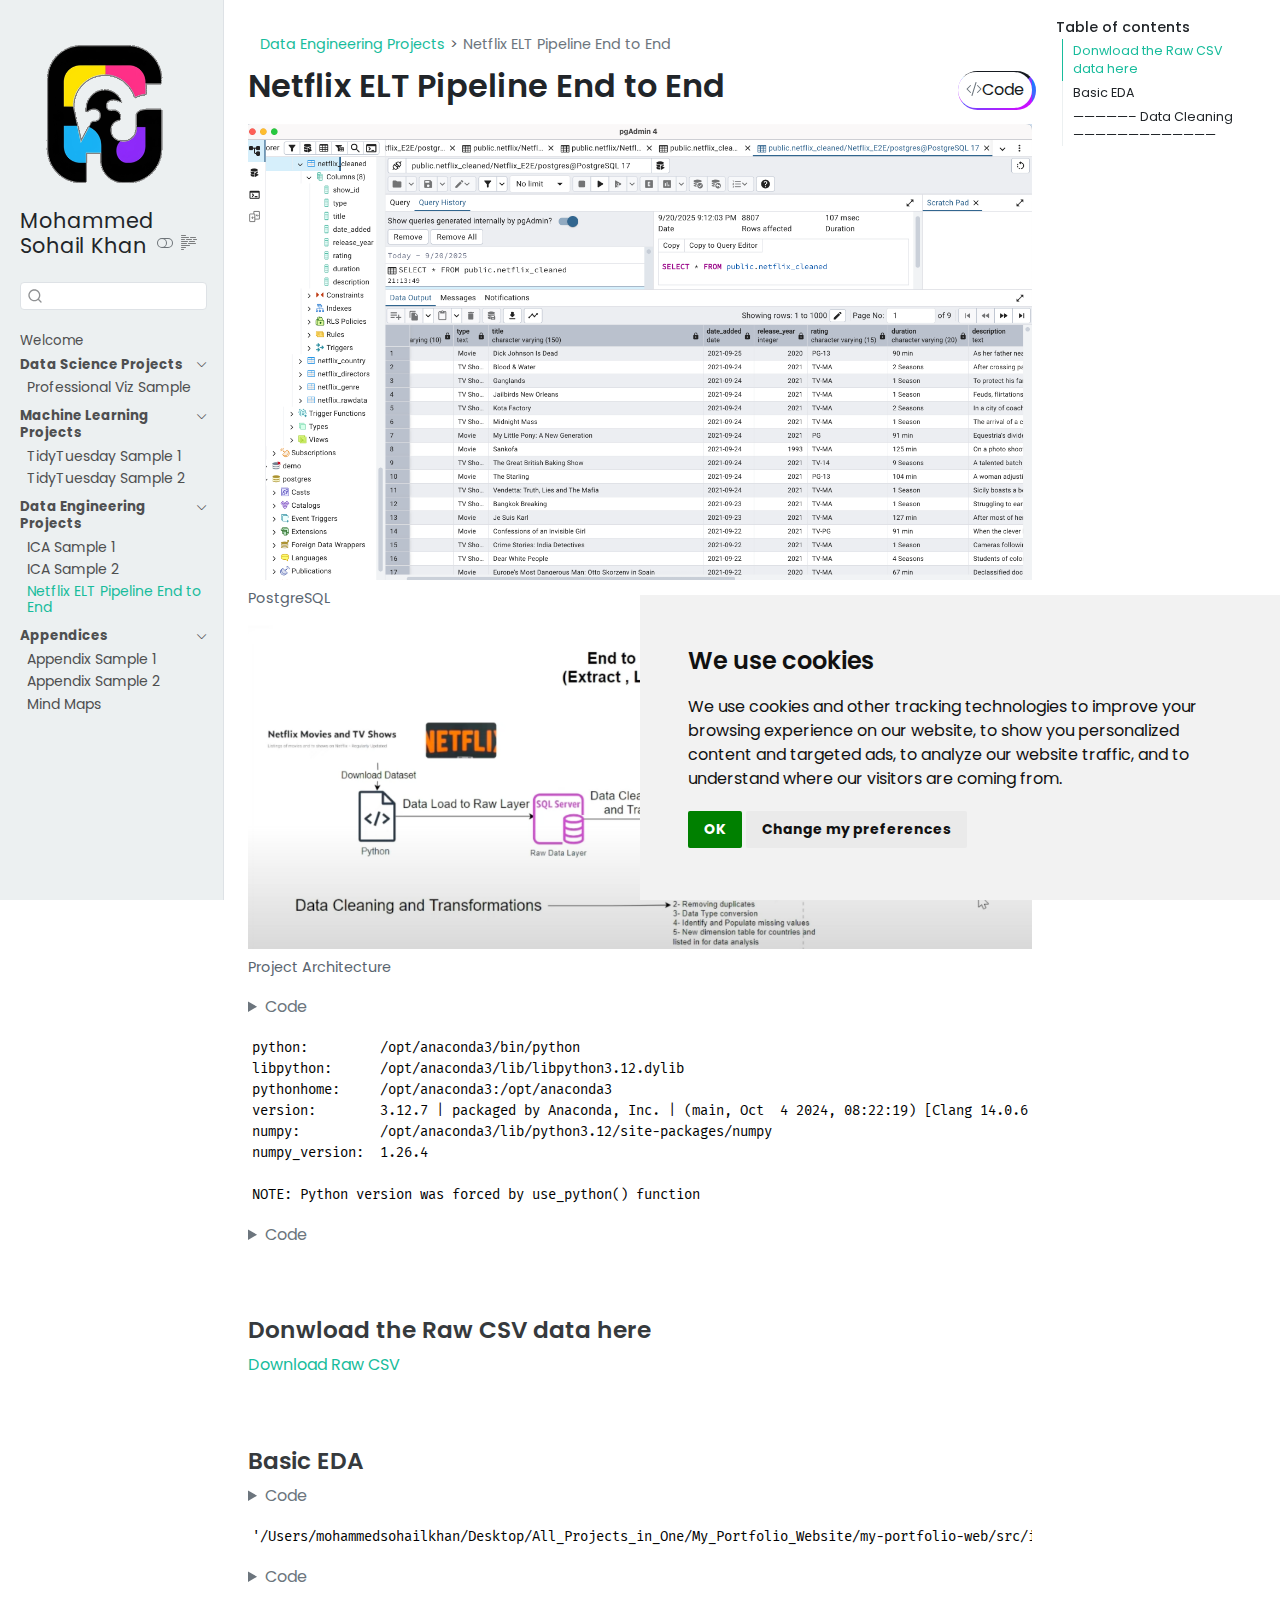
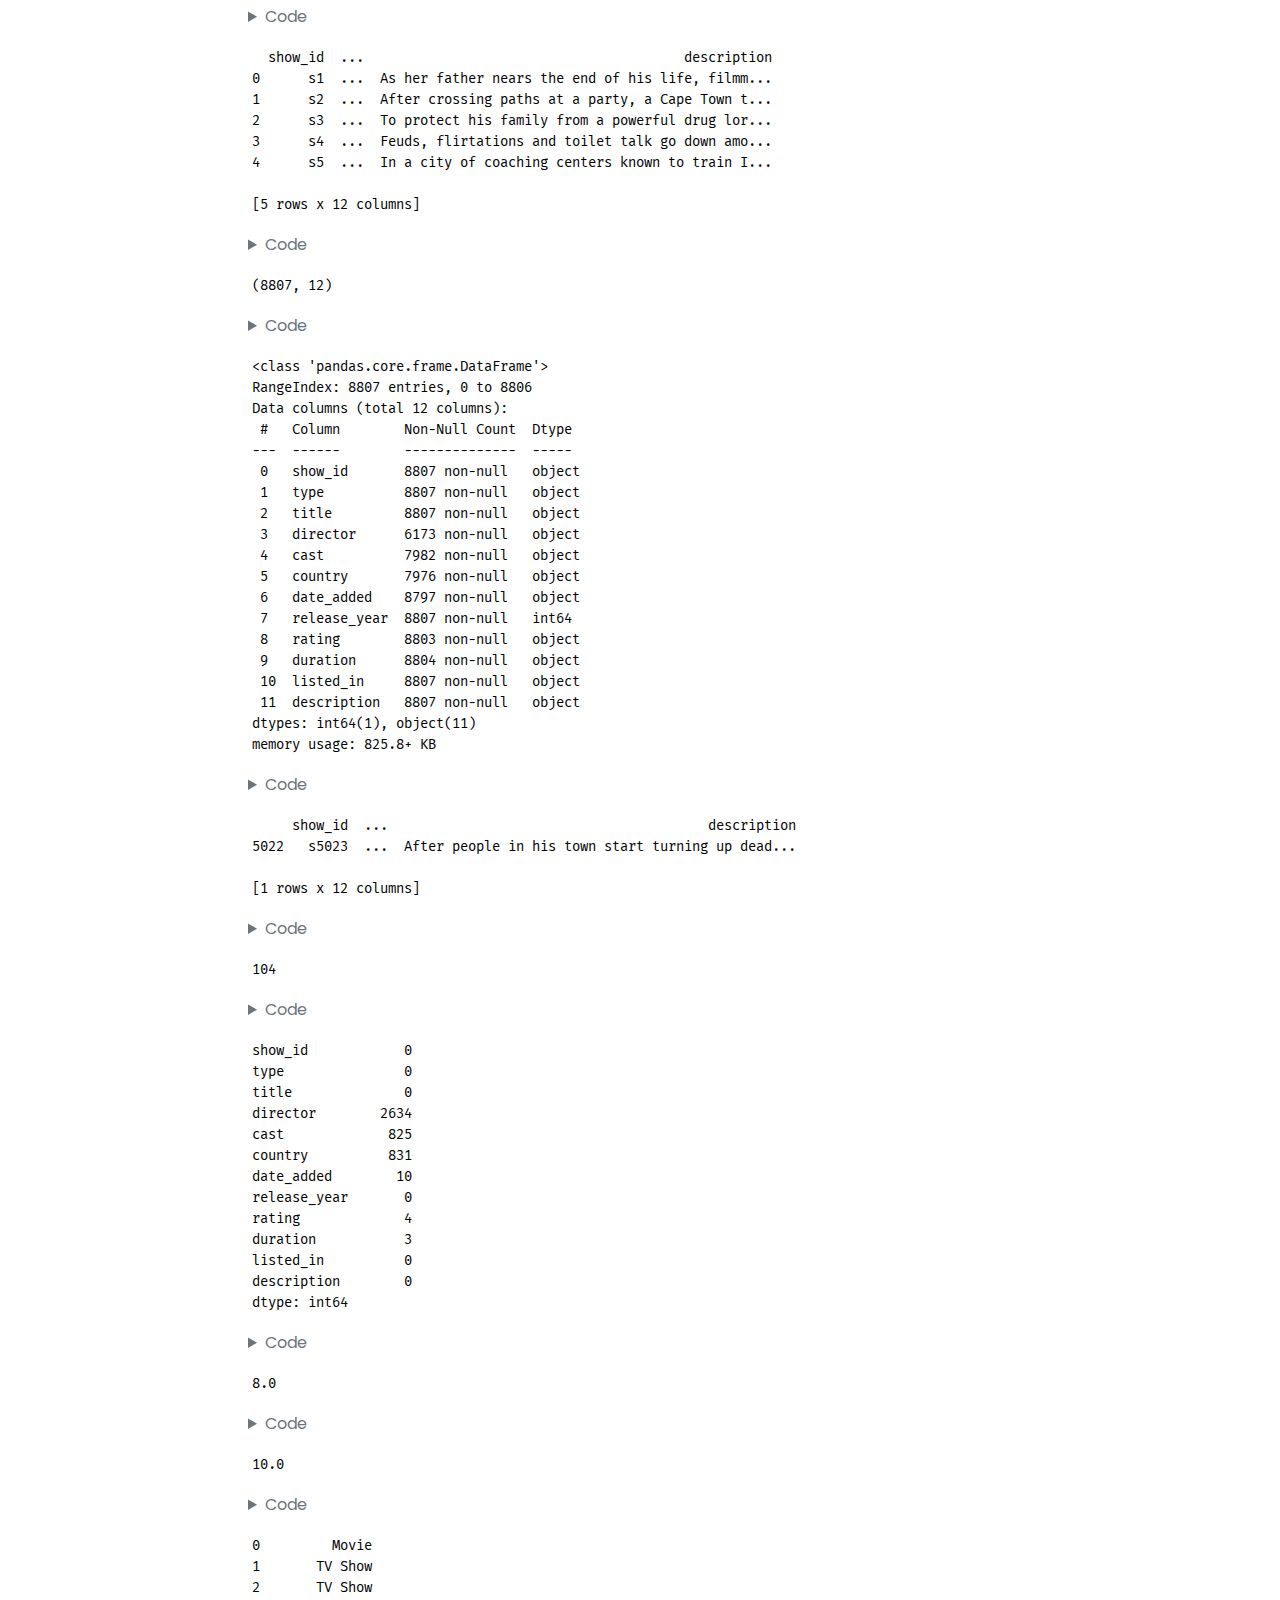
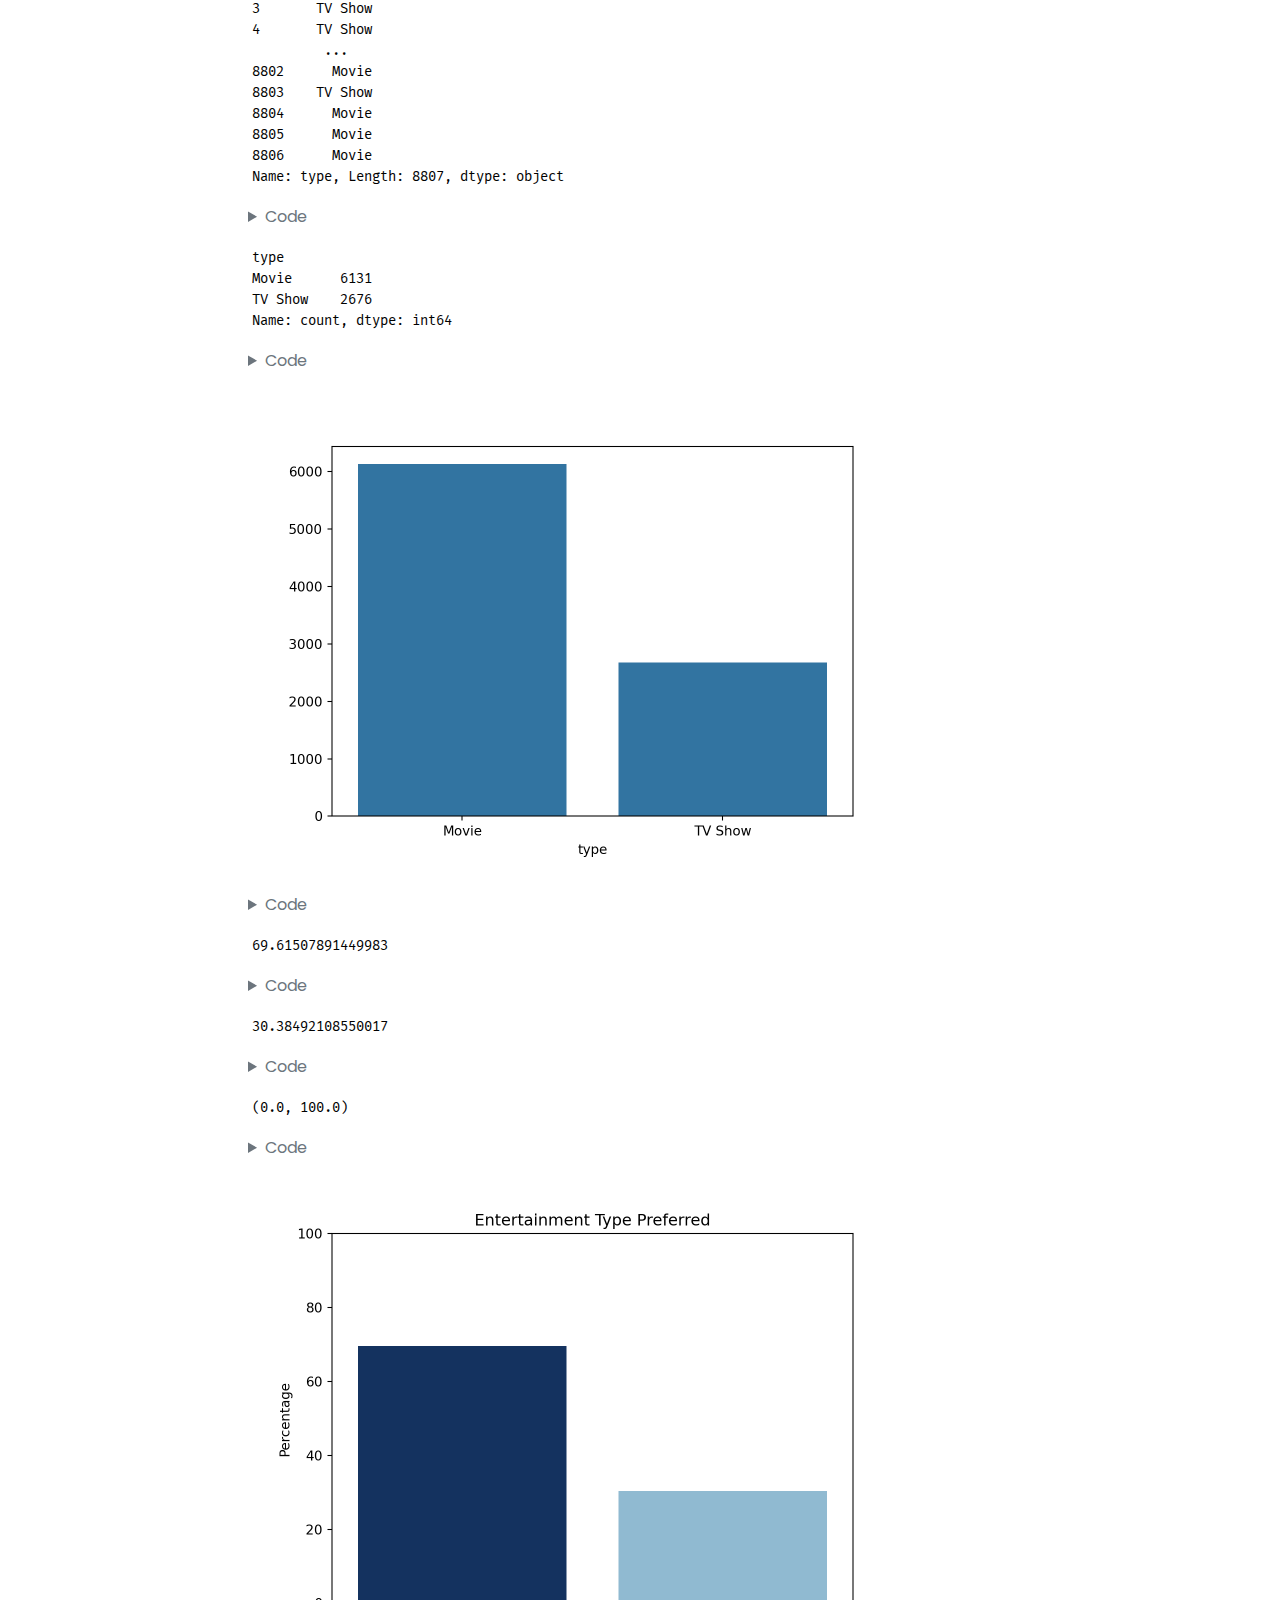
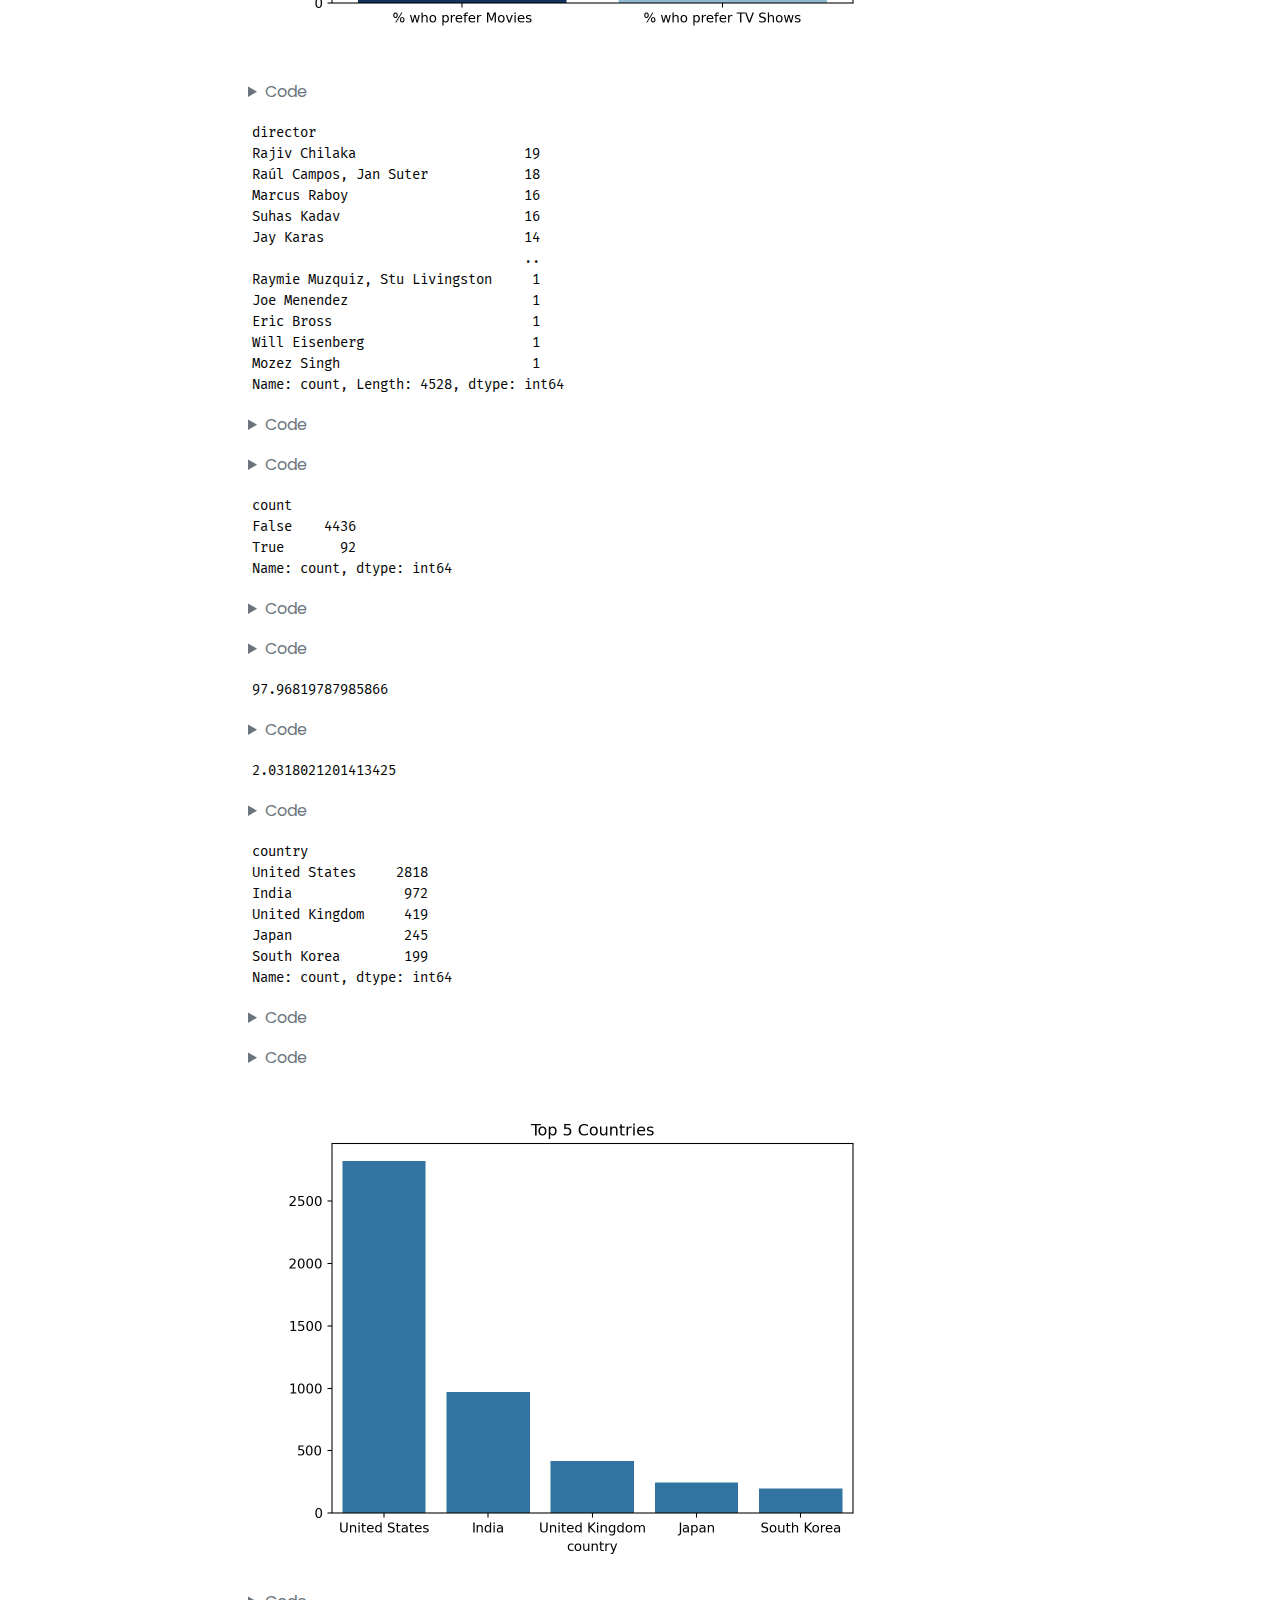
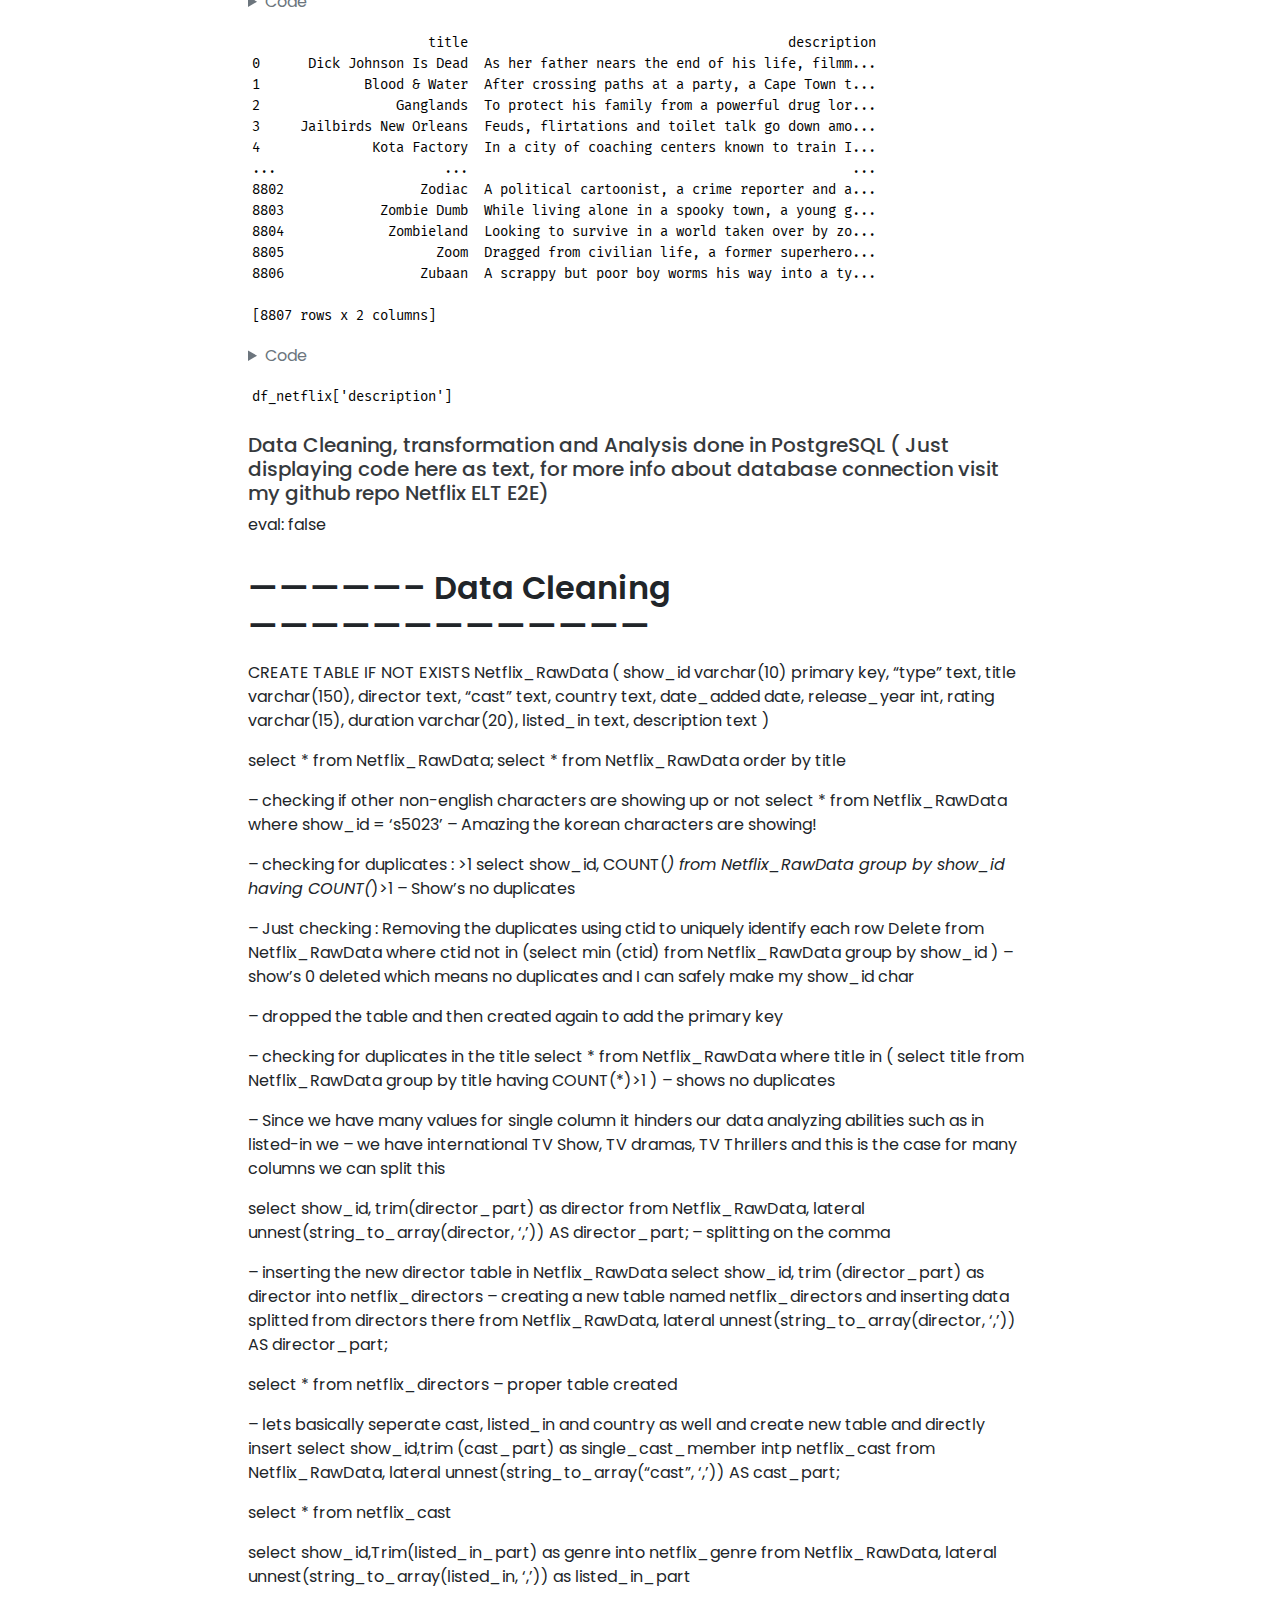
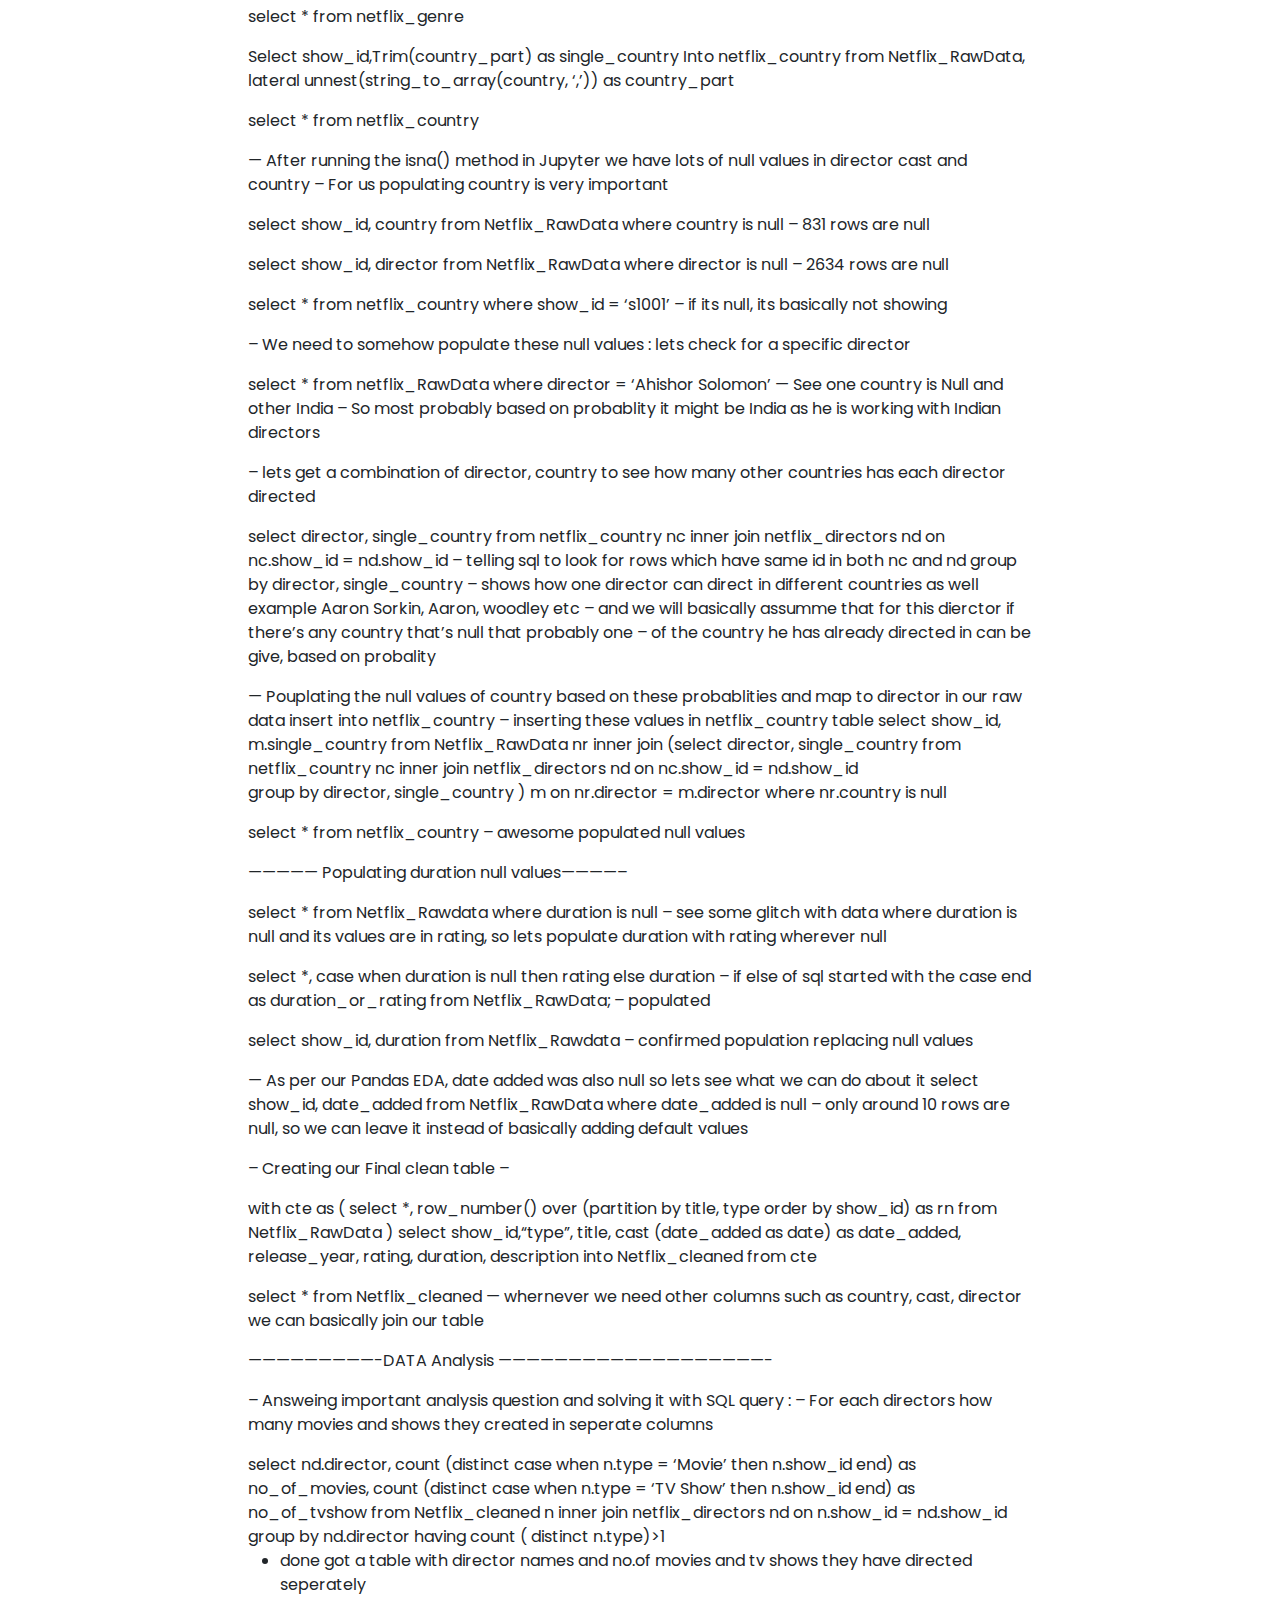
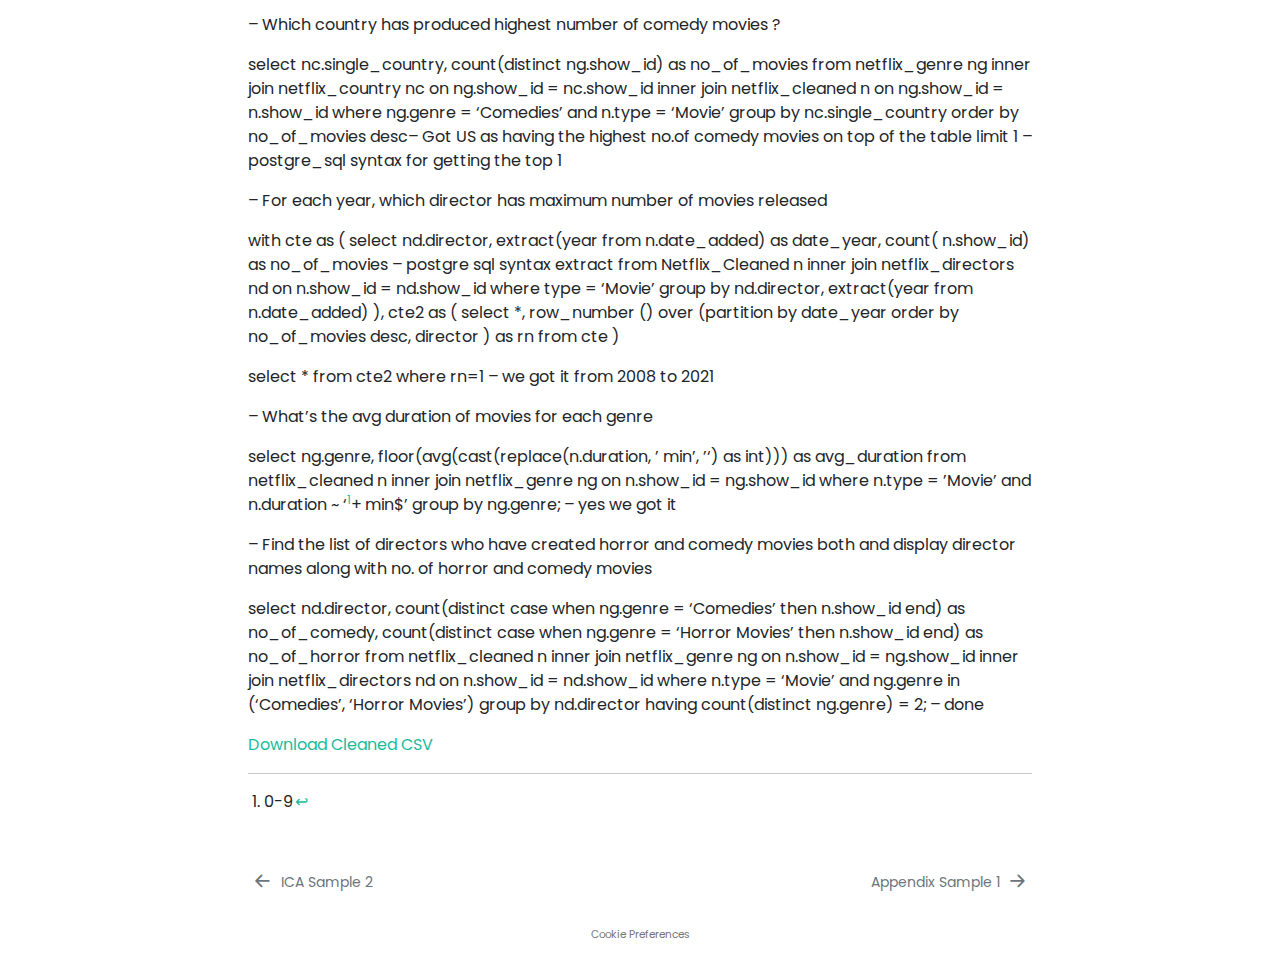
<file: src/ica/Netflix_ELT_E2E.html>
<!DOCTYPE html>
<html xmlns="http://www.w3.org/1999/xhtml" lang="en" xml:lang="en"><head>
<meta http-equiv="Content-Type" content="text/html; charset=UTF-8">
<meta charset="utf-8">
<meta name="generator" content="quarto-1.6.42">
<meta name="viewport" content="width=device-width, initial-scale=1.0, user-scalable=yes">
<title>Netflix ELT Pipeline End to End – Sohail's Portfolio</title>
<style>
code{white-space: pre-wrap;}
span.smallcaps{font-variant: small-caps;}
div.columns{display: flex; gap: min(4vw, 1.5em);}
div.column{flex: auto; overflow-x: auto;}
div.hanging-indent{margin-left: 1.5em; text-indent: -1.5em;}
ul.task-list{list-style: none;}
ul.task-list li input[type="checkbox"] {
  width: 0.8em;
  margin: 0 0.8em 0.2em -1em; /* quarto-specific, see https://github.com/quarto-dev/quarto-cli/issues/4556 */ 
  vertical-align: middle;
}
/* CSS for syntax highlighting */
pre > code.sourceCode { white-space: pre; position: relative; }
pre > code.sourceCode > span { line-height: 1.25; }
pre > code.sourceCode > span:empty { height: 1.2em; }
.sourceCode { overflow: visible; }
code.sourceCode > span { color: inherit; text-decoration: inherit; }
div.sourceCode { margin: 1em 0; }
pre.sourceCode { margin: 0; }
@media screen {
div.sourceCode { overflow: auto; }
}
@media print {
pre > code.sourceCode { white-space: pre-wrap; }
pre > code.sourceCode > span { display: inline-block; text-indent: -5em; padding-left: 5em; }
}
pre.numberSource code
  { counter-reset: source-line 0; }
pre.numberSource code > span
  { position: relative; left: -4em; counter-increment: source-line; }
pre.numberSource code > span > a:first-child::before
  { content: counter(source-line);
    position: relative; left: -1em; text-align: right; vertical-align: baseline;
    border: none; display: inline-block;
    -webkit-touch-callout: none; -webkit-user-select: none;
    -khtml-user-select: none; -moz-user-select: none;
    -ms-user-select: none; user-select: none;
    padding: 0 4px; width: 4em;
  }
pre.numberSource { margin-left: 3em;  padding-left: 4px; }
div.sourceCode
  {   }
@media screen {
pre > code.sourceCode > span > a:first-child::before { text-decoration: underline; }
}
</style>

<script src="../../site_libs/quarto-nav/quarto-nav.js"></script>
<script src="../../site_libs/clipboard/clipboard.min.js"></script>
<script src="../../site_libs/quarto-search/autocomplete.umd.js"></script>
<script src="../../site_libs/quarto-search/fuse.min.js"></script>
<script src="../../site_libs/quarto-search/quarto-search.js"></script>
<meta name="quarto:offset" content="../../">
<link href="../../src/appx/appx-sample1.html" rel="next">
<link href="../../src/ica/ica-sample2.html" rel="prev">
<script src="../../site_libs/cookie-consent/cookie-consent.js"></script>
<link href="../../site_libs/cookie-consent/cookie-consent.css" rel="stylesheet">
<script src="../../site_libs/quarto-html/quarto.js"></script>
<script src="../../site_libs/quarto-html/popper.min.js"></script>
<script src="../../site_libs/quarto-html/tippy.umd.min.js"></script>
<script src="../../site_libs/quarto-html/anchor.min.js"></script>
<link href="../../site_libs/quarto-html/tippy.css" rel="stylesheet">
<link href="../../site_libs/quarto-html/quarto-syntax-highlighting-2f5df379a58b258e96c21c0638c20c03.css" rel="stylesheet" class="quarto-color-scheme" id="quarto-text-highlighting-styles">
<link href="../../site_libs/quarto-html/quarto-syntax-highlighting-dark-b53751a350365c71b6c909e95f209ed1.css" rel="prefetch" class="quarto-color-scheme quarto-color-alternate" id="quarto-text-highlighting-styles">
<script src="../../site_libs/bootstrap/bootstrap.min.js"></script>
<link href="../../site_libs/bootstrap/bootstrap-icons.css" rel="stylesheet">
<link href="../../site_libs/bootstrap/bootstrap-463f7e572b85bff0cfe833e89a202fa4.min.css" rel="stylesheet" append-hash="true" class="quarto-color-scheme" id="quarto-bootstrap" data-mode="light">
<link href="../../site_libs/bootstrap/bootstrap-dark-2b27489b1280a247593da265a4955406.min.css" rel="prefetch" append-hash="true" class="quarto-color-scheme quarto-color-alternate" id="quarto-bootstrap" data-mode="dark"><script id="quarto-search-options" type="application/json">{
  "location": "sidebar",
  "copy-button": false,
  "collapse-after": 3,
  "panel-placement": "start",
  "type": "textbox",
  "limit": 50,
  "keyboard-shortcut": [
    "f",
    "/",
    "s"
  ],
  "show-item-context": false,
  "language": {
    "search-no-results-text": "No results",
    "search-matching-documents-text": "matching documents",
    "search-copy-link-title": "Copy link to search",
    "search-hide-matches-text": "Hide additional matches",
    "search-more-match-text": "more match in this document",
    "search-more-matches-text": "more matches in this document",
    "search-clear-button-title": "Clear",
    "search-text-placeholder": "",
    "search-detached-cancel-button-title": "Cancel",
    "search-submit-button-title": "Submit",
    "search-label": "Search"
  }
}</script><script type="text/javascript" charset="UTF-8">
document.addEventListener('DOMContentLoaded', function () {
cookieconsent.run({
  "notice_banner_type":"simple",
  "consent_type":"implied",
  "palette":"light",
  "language":"en",
  "page_load_consent_levels":["strictly-necessary","functionality","tracking","targeting"],
  "notice_banner_reject_button_hide":false,
  "preferences_center_close_button_hide":false,
  "website_name":""
  ,
"language":"en"
  });
});
</script><style>html{ scroll-behavior: smooth; }</style>
<link rel="stylesheet" href="../../style/custom.css">
</head>
<body class="nav-sidebar docked">

<div id="quarto-search-results"></div>
  <header id="quarto-header" class="headroom fixed-top"><nav class="quarto-secondary-nav"><div class="container-fluid d-flex">
      <button type="button" class="quarto-btn-toggle btn" data-bs-toggle="collapse" role="button" data-bs-target=".quarto-sidebar-collapse-item" aria-controls="quarto-sidebar" aria-expanded="false" aria-label="Toggle sidebar navigation" onclick="if (window.quartoToggleHeadroom) { window.quartoToggleHeadroom(); }">
        <i class="bi bi-layout-text-sidebar-reverse"></i>
      </button>
        <nav class="quarto-page-breadcrumbs" aria-label="breadcrumb"><ol class="breadcrumb"><li class="breadcrumb-item"><a href="../../src/ica/ica-sample1.html">Data Engineering Projects</a></li><li class="breadcrumb-item"><a href="../../src/ica/Netflix_ELT_E2E.html"><span class="chapter-title">Netflix ELT Pipeline End to End</span></a></li></ol></nav>
        <a class="flex-grow-1" role="navigation" data-bs-toggle="collapse" data-bs-target=".quarto-sidebar-collapse-item" aria-controls="quarto-sidebar" aria-expanded="false" aria-label="Toggle sidebar navigation" onclick="if (window.quartoToggleHeadroom) { window.quartoToggleHeadroom(); }">      
        </a>
      <button type="button" class="btn quarto-search-button" aria-label="Search" onclick="window.quartoOpenSearch();">
        <i class="bi bi-search"></i>
      </button>
    </div>
  </nav></header><!-- content --><div id="quarto-content" class="quarto-container page-columns page-rows-contents page-layout-full">
<!-- sidebar -->
  <nav id="quarto-sidebar" class="sidebar collapse collapse-horizontal quarto-sidebar-collapse-item sidebar-navigation docked overflow-auto"><div class="pt-lg-2 mt-2 text-left sidebar-header sidebar-header-stacked">
      <a href="../../index.html" class="sidebar-logo-link">
      <img src="../../assets/sidebar-logo.png" alt="" class="sidebar-logo py-0 d-lg-inline d-none"></a>
    <div class="sidebar-title mb-0 py-0">
      <a href="../../">Mohammed Sohail Khan</a> 
        <div class="sidebar-tools-main">
  <a href="" class="quarto-color-scheme-toggle quarto-navigation-tool  px-1" onclick="window.quartoToggleColorScheme(); return false;" title="Toggle dark mode"><i class="bi"></i></a>
  <a href="" class="quarto-reader-toggle quarto-navigation-tool px-1" onclick="window.quartoToggleReader(); return false;" title="Toggle reader mode">
  <div class="quarto-reader-toggle-btn">
  <i class="bi"></i>
  </div>
</a>
</div>
    </div>
      </div>
        <div class="mt-2 flex-shrink-0 align-items-center">
        <div class="sidebar-search">
        <div id="quarto-search" class="" title="Search"></div>
        </div>
        </div>
    <div class="sidebar-menu-container"> 
    <ul class="list-unstyled mt-1">
<li class="sidebar-item">
  <div class="sidebar-item-container"> 
  <a href="../../index.html" class="sidebar-item-text sidebar-link">
 <span class="menu-text">Welcome</span></a>
  </div>
</li>
        <li class="sidebar-item sidebar-item-section">
      <div class="sidebar-item-container"> 
            <a class="sidebar-item-text sidebar-link text-start" data-bs-toggle="collapse" data-bs-target="#quarto-sidebar-section-1" role="navigation" aria-expanded="true">
 <span class="menu-text">Data Science Projects</span></a>
          <a class="sidebar-item-toggle text-start" data-bs-toggle="collapse" data-bs-target="#quarto-sidebar-section-1" role="navigation" aria-expanded="true" aria-label="Toggle section">
            <i class="bi bi-chevron-right ms-2"></i>
          </a> 
      </div>
      <ul id="quarto-sidebar-section-1" class="collapse list-unstyled sidebar-section depth1 show">
<li class="sidebar-item">
  <div class="sidebar-item-container"> 
  <a href="../../src/pv/pv-01.html" class="sidebar-item-text sidebar-link"><span class="chapter-title">Professional Viz Sample</span></a>
  </div>
</li>
      </ul>
</li>
        <li class="sidebar-item sidebar-item-section">
      <div class="sidebar-item-container"> 
            <a class="sidebar-item-text sidebar-link text-start" data-bs-toggle="collapse" data-bs-target="#quarto-sidebar-section-2" role="navigation" aria-expanded="true">
 <span class="menu-text">Machine Learning Projects</span></a>
          <a class="sidebar-item-toggle text-start" data-bs-toggle="collapse" data-bs-target="#quarto-sidebar-section-2" role="navigation" aria-expanded="true" aria-label="Toggle section">
            <i class="bi bi-chevron-right ms-2"></i>
          </a> 
      </div>
      <ul id="quarto-sidebar-section-2" class="collapse list-unstyled sidebar-section depth1 show">
<li class="sidebar-item">
  <div class="sidebar-item-container"> 
  <a href="../../src/tt/2025-07-08.html" class="sidebar-item-text sidebar-link"><span class="chapter-title">TidyTuesday Sample 1</span></a>
  </div>
</li>
          <li class="sidebar-item">
  <div class="sidebar-item-container"> 
  <a href="../../src/tt/2025-07-15.html" class="sidebar-item-text sidebar-link"><span class="chapter-title">TidyTuesday Sample 2</span></a>
  </div>
</li>
      </ul>
</li>
        <li class="sidebar-item sidebar-item-section">
      <div class="sidebar-item-container"> 
            <a class="sidebar-item-text sidebar-link text-start" data-bs-toggle="collapse" data-bs-target="#quarto-sidebar-section-3" role="navigation" aria-expanded="true">
 <span class="menu-text">Data Engineering Projects</span></a>
          <a class="sidebar-item-toggle text-start" data-bs-toggle="collapse" data-bs-target="#quarto-sidebar-section-3" role="navigation" aria-expanded="true" aria-label="Toggle section">
            <i class="bi bi-chevron-right ms-2"></i>
          </a> 
      </div>
      <ul id="quarto-sidebar-section-3" class="collapse list-unstyled sidebar-section depth1 show">
<li class="sidebar-item">
  <div class="sidebar-item-container"> 
  <a href="../../src/ica/ica-sample1.html" class="sidebar-item-text sidebar-link"><span class="chapter-title">ICA Sample 1</span></a>
  </div>
</li>
          <li class="sidebar-item">
  <div class="sidebar-item-container"> 
  <a href="../../src/ica/ica-sample2.html" class="sidebar-item-text sidebar-link"><span class="chapter-title">ICA Sample 2</span></a>
  </div>
</li>
          <li class="sidebar-item">
  <div class="sidebar-item-container"> 
  <a href="../../src/ica/Netflix_ELT_E2E.html" class="sidebar-item-text sidebar-link active"><span class="chapter-title">Netflix ELT Pipeline End to End</span></a>
  </div>
</li>
      </ul>
</li>
        <li class="sidebar-item sidebar-item-section">
      <div class="sidebar-item-container"> 
            <a class="sidebar-item-text sidebar-link text-start" data-bs-toggle="collapse" data-bs-target="#quarto-sidebar-section-4" role="navigation" aria-expanded="true">
 <span class="menu-text">Appendices</span></a>
          <a class="sidebar-item-toggle text-start" data-bs-toggle="collapse" data-bs-target="#quarto-sidebar-section-4" role="navigation" aria-expanded="true" aria-label="Toggle section">
            <i class="bi bi-chevron-right ms-2"></i>
          </a> 
      </div>
      <ul id="quarto-sidebar-section-4" class="collapse list-unstyled sidebar-section depth1 show">
<li class="sidebar-item">
  <div class="sidebar-item-container"> 
  <a href="../../src/appx/appx-sample1.html" class="sidebar-item-text sidebar-link"><span class="chapter-title">Appendix Sample 1</span></a>
  </div>
</li>
          <li class="sidebar-item">
  <div class="sidebar-item-container"> 
  <a href="../../src/appx/appx-sample2.html" class="sidebar-item-text sidebar-link"><span class="chapter-title">Appendix Sample 2</span></a>
  </div>
</li>
          <li class="sidebar-item">
  <div class="sidebar-item-container"> 
  <a href="../../mm/mm.html" class="sidebar-item-text sidebar-link"><span class="chapter-title">Mind Maps</span></a>
  </div>
</li>
      </ul>
</li>
    </ul>
</div>
</nav><div id="quarto-sidebar-glass" class="quarto-sidebar-collapse-item" data-bs-toggle="collapse" data-bs-target=".quarto-sidebar-collapse-item"></div>
<!-- margin-sidebar -->
    <div id="quarto-margin-sidebar" class="sidebar margin-sidebar">
        <nav id="TOC" role="doc-toc" class="toc-active" data-toc-expanded="99"><h2 id="toc-title">Table of contents</h2>
   
  <ul>
<li><a href="#donwload-the-raw-csv-data-here" id="toc-donwload-the-raw-csv-data-here" class="nav-link active" data-scroll-target="#donwload-the-raw-csv-data-here">Donwload the Raw CSV data here</a></li>
  <li><a href="#basic-eda" id="toc-basic-eda" class="nav-link" data-scroll-target="#basic-eda">Basic EDA</a></li>
  <li><a href="#data-cleaning" id="toc-data-cleaning" class="nav-link" data-scroll-target="#data-cleaning">—————– Data Cleaning —————————————</a></li>
  </ul></nav>
    </div>
<!-- main -->
<main class="content column-body" id="quarto-document-content"><header id="title-block-header" class="quarto-title-block default"><nav class="quarto-page-breadcrumbs quarto-title-breadcrumbs d-none d-lg-block" aria-label="breadcrumb"><ol class="breadcrumb"><li class="breadcrumb-item"><a href="../../src/ica/ica-sample1.html">Data Engineering Projects</a></li><li class="breadcrumb-item"><a href="../../src/ica/Netflix_ELT_E2E.html"><span class="chapter-title">Netflix ELT Pipeline End to End</span></a></li></ol></nav><div class="quarto-title">
<div class="quarto-title-block"><div><h1 class="title"><span class="chapter-title">Netflix ELT Pipeline End to End</span></h1><button type="button" class="btn code-tools-button dropdown-toggle" id="quarto-code-tools-menu" data-bs-toggle="dropdown" aria-expanded="false"><i class="bi"></i> Code</button><ul class="dropdown-menu dropdown-menu-end" aria-labelelledby="quarto-code-tools-menu"><li><a id="quarto-show-all-code" class="dropdown-item" href="javascript:void(0)" role="button">Show All Code</a></li><li><a id="quarto-hide-all-code" class="dropdown-item" href="javascript:void(0)" role="button">Hide All Code</a></li><li><hr class="dropdown-divider"></li><li><a id="quarto-view-source" class="dropdown-item" href="javascript:void(0)" role="button">View Source</a></li></ul></div></div>
</div>



<div class="quarto-title-meta column-body">

    
  
    
  </div>
  


</header><div class="quarto-figure quarto-figure-center">
<figure class="figure"><p><img src="../../assets/postgresql.png" class="img-fluid figure-img"></p>
<figcaption>PostgreSQL</figcaption></figure>
</div>
<div class="quarto-figure quarto-figure-center">
<figure class="figure"><p><img src="../../assets/proj_architecture.png" class="img-fluid figure-img"></p>
<figcaption>Project Architecture</figcaption></figure>
</div>
<div class="cell">
<details class="code-fold"><summary>Code</summary><div class="sourceCode cell-code" id="cb1"><pre class="sourceCode numberSource r number-lines code-with-copy"><code class="sourceCode r"><span id="cb1-1"><a href="#cb1-1"></a><span class="fu">library</span>(reticulate) <span class="co"># r package that talks to python </span></span>
<span id="cb1-2"><a href="#cb1-2"></a><span class="fu">use_condaenv</span>(<span class="st">"base"</span>, <span class="at">required =</span> <span class="cn">TRUE</span>) <span class="co"># using my conda environment base</span></span>
<span id="cb1-3"><a href="#cb1-3"></a><span class="fu">py_config</span>() <span class="co"># configuring it</span></span></code><button title="Copy to Clipboard" class="code-copy-button"><i class="bi"></i></button></pre></div>
</details><div class="cell-output cell-output-stdout">
<pre><code>python:         /opt/anaconda3/bin/python
libpython:      /opt/anaconda3/lib/libpython3.12.dylib
pythonhome:     /opt/anaconda3:/opt/anaconda3
version:        3.12.7 | packaged by Anaconda, Inc. | (main, Oct  4 2024, 08:22:19) [Clang 14.0.6 ]
numpy:          /opt/anaconda3/lib/python3.12/site-packages/numpy
numpy_version:  1.26.4

NOTE: Python version was forced by use_python() function</code></pre>
</div>
</div>
<div class="cell">
<details class="code-fold"><summary>Code</summary><div class="sourceCode cell-code" id="cb3"><pre class="sourceCode numberSource python number-lines code-with-copy"><code class="sourceCode python"><span id="cb3-1"><a href="#cb3-1"></a><span class="im">import</span> pandas <span class="im">as</span> pd</span>
<span id="cb3-2"><a href="#cb3-2"></a><span class="im">import</span> os</span>
<span id="cb3-3"><a href="#cb3-3"></a><span class="im">import</span> seaborn <span class="im">as</span> sb</span>
<span id="cb3-4"><a href="#cb3-4"></a><span class="im">from</span> matplotlib <span class="im">import</span> pyplot <span class="im">as</span> plt</span>
<span id="cb3-5"><a href="#cb3-5"></a><span class="im">import</span> numpy <span class="im">as</span> np</span></code><button title="Copy to Clipboard" class="code-copy-button"><i class="bi"></i></button></pre></div>
</details>
</div>
<section id="donwload-the-raw-csv-data-here" class="level3"><h3 class="anchored" data-anchor-id="donwload-the-raw-csv-data-here">Donwload the Raw CSV data here</h3>
<p><a href="https://github.com/Sohail-44/Netflix_ELT_E2E/blob/main/EDA_Cleaning/netflix_titles.csv">Download Raw CSV</a></p>
</section><section id="basic-eda" class="level3"><h3 class="anchored" data-anchor-id="basic-eda">Basic EDA</h3>
<div class="cell">
<details class="code-fold"><summary>Code</summary><div class="sourceCode cell-code" id="cb4"><pre class="sourceCode numberSource python number-lines code-with-copy"><code class="sourceCode python"><span id="cb4-1"><a href="#cb4-1"></a>os.getcwd()</span></code><button title="Copy to Clipboard" class="code-copy-button"><i class="bi"></i></button></pre></div>
</details><div class="cell-output cell-output-stdout">
<pre><code>'/Users/mohammedsohailkhan/Desktop/All_Projects_in_One/My_Portfolio_Website/my-portfolio-web/src/ica'</code></pre>
</div>
<details class="code-fold"><summary>Code</summary><div class="sourceCode cell-code" id="cb6"><pre class="sourceCode numberSource python number-lines code-with-copy"><code class="sourceCode python"><span id="cb6-1"><a href="#cb6-1"></a>df_netflix <span class="op">=</span> pd.read_csv(<span class="st">"../../data/raw/netflix_titles.csv"</span>) <span class="co"># was in src/ica, so had to come up two directories</span></span></code><button title="Copy to Clipboard" class="code-copy-button"><i class="bi"></i></button></pre></div>
</details>
</div>
<div class="cell">
<details class="code-fold"><summary>Code</summary><div class="sourceCode cell-code" id="cb7"><pre class="sourceCode numberSource python number-lines code-with-copy"><code class="sourceCode python"><span id="cb7-1"><a href="#cb7-1"></a>df_netflix.head()</span></code><button title="Copy to Clipboard" class="code-copy-button"><i class="bi"></i></button></pre></div>
</details><div class="cell-output cell-output-stdout">
<pre><code>  show_id  ...                                        description
0      s1  ...  As her father nears the end of his life, filmm...
1      s2  ...  After crossing paths at a party, a Cape Town t...
2      s3  ...  To protect his family from a powerful drug lor...
3      s4  ...  Feuds, flirtations and toilet talk go down amo...
4      s5  ...  In a city of coaching centers known to train I...

[5 rows x 12 columns]</code></pre>
</div>
</div>
<div class="cell">
<details class="code-fold"><summary>Code</summary><div class="sourceCode cell-code" id="cb9"><pre class="sourceCode numberSource python number-lines code-with-copy"><code class="sourceCode python"><span id="cb9-1"><a href="#cb9-1"></a>df_netflix.shape</span></code><button title="Copy to Clipboard" class="code-copy-button"><i class="bi"></i></button></pre></div>
</details><div class="cell-output cell-output-stdout">
<pre><code>(8807, 12)</code></pre>
</div>
</div>
<div class="cell">
<details class="code-fold"><summary>Code</summary><div class="sourceCode cell-code" id="cb11"><pre class="sourceCode numberSource python number-lines code-with-copy"><code class="sourceCode python"><span id="cb11-1"><a href="#cb11-1"></a>df_netflix.info()</span></code><button title="Copy to Clipboard" class="code-copy-button"><i class="bi"></i></button></pre></div>
</details><div class="cell-output cell-output-stdout">
<pre><code>&lt;class 'pandas.core.frame.DataFrame'&gt;
RangeIndex: 8807 entries, 0 to 8806
Data columns (total 12 columns):
 #   Column        Non-Null Count  Dtype 
---  ------        --------------  ----- 
 0   show_id       8807 non-null   object
 1   type          8807 non-null   object
 2   title         8807 non-null   object
 3   director      6173 non-null   object
 4   cast          7982 non-null   object
 5   country       7976 non-null   object
 6   date_added    8797 non-null   object
 7   release_year  8807 non-null   int64 
 8   rating        8803 non-null   object
 9   duration      8804 non-null   object
 10  listed_in     8807 non-null   object
 11  description   8807 non-null   object
dtypes: int64(1), object(11)
memory usage: 825.8+ KB</code></pre>
</div>
</div>
<div class="cell">
<details class="code-fold"><summary>Code</summary><div class="sourceCode cell-code" id="cb13"><pre class="sourceCode numberSource python number-lines code-with-copy"><code class="sourceCode python"><span id="cb13-1"><a href="#cb13-1"></a>df_netflix[df_netflix.show_id<span class="op">==</span><span class="st">'s5023'</span>] <span class="co"># seeing the title for a particular particular id not showing other foreign characters</span></span></code><button title="Copy to Clipboard" class="code-copy-button"><i class="bi"></i></button></pre></div>
</details><div class="cell-output cell-output-stdout">
<pre><code>     show_id  ...                                        description
5022   s5023  ...  After people in his town start turning up dead...

[1 rows x 12 columns]</code></pre>
</div>
</div>
<div class="cell">
<details class="code-fold"><summary>Code</summary><div class="sourceCode cell-code" id="cb15"><pre class="sourceCode numberSource python number-lines code-with-copy"><code class="sourceCode python"><span id="cb15-1"><a href="#cb15-1"></a><span class="co"># checking the maximum length of title -- to put as char in SQL</span></span>
<span id="cb15-2"><a href="#cb15-2"></a><span class="bu">max</span>(df_netflix.title.<span class="bu">str</span>.<span class="bu">len</span>()) <span class="co"># 104</span></span></code><button title="Copy to Clipboard" class="code-copy-button"><i class="bi"></i></button></pre></div>
</details><div class="cell-output cell-output-stdout">
<pre><code>104</code></pre>
</div>
</div>
<div class="cell">
<details class="code-fold"><summary>Code</summary><div class="sourceCode cell-code" id="cb17"><pre class="sourceCode numberSource python number-lines code-with-copy"><code class="sourceCode python"><span id="cb17-1"><a href="#cb17-1"></a><span class="co"># seeing total number of missing values</span></span>
<span id="cb17-2"><a href="#cb17-2"></a>df_netflix.isna().<span class="bu">sum</span>() <span class="co"># a lot of missing values in director, cast and country  </span></span></code><button title="Copy to Clipboard" class="code-copy-button"><i class="bi"></i></button></pre></div>
</details><div class="cell-output cell-output-stdout">
<pre><code>show_id            0
type               0
title              0
director        2634
cast             825
country          831
date_added        10
release_year       0
rating             4
duration           3
listed_in          0
description        0
dtype: int64</code></pre>
</div>
</div>
<div class="cell">
<details class="code-fold"><summary>Code</summary><div class="sourceCode cell-code" id="cb19"><pre class="sourceCode numberSource python number-lines code-with-copy"><code class="sourceCode python"><span id="cb19-1"><a href="#cb19-1"></a><span class="co"># similar checking for rating </span></span>
<span id="cb19-2"><a href="#cb19-2"></a><span class="bu">max</span>(df_netflix.rating.<span class="bu">str</span>.<span class="bu">len</span>()) <span class="co"># 8</span></span></code><button title="Copy to Clipboard" class="code-copy-button"><i class="bi"></i></button></pre></div>
</details><div class="cell-output cell-output-stdout">
<pre><code>8.0</code></pre>
</div>
<details class="code-fold"><summary>Code</summary><div class="sourceCode cell-code" id="cb21"><pre class="sourceCode numberSource python number-lines code-with-copy"><code class="sourceCode python"><span id="cb21-1"><a href="#cb21-1"></a><span class="co"># similarly checking for duration </span></span>
<span id="cb21-2"><a href="#cb21-2"></a><span class="bu">max</span>(df_netflix.duration.<span class="bu">str</span>.<span class="bu">len</span>()) <span class="co"># 10</span></span></code><button title="Copy to Clipboard" class="code-copy-button"><i class="bi"></i></button></pre></div>
</details><div class="cell-output cell-output-stdout">
<pre><code>10.0</code></pre>
</div>
</div>
<div class="cell">
<details class="code-fold"><summary>Code</summary><div class="sourceCode cell-code" id="cb23"><pre class="sourceCode numberSource python number-lines code-with-copy"><code class="sourceCode python"><span id="cb23-1"><a href="#cb23-1"></a><span class="co"># lets access some columns to understand more our data and also about user preferencences </span></span>
<span id="cb23-2"><a href="#cb23-2"></a>df_netflix[<span class="st">'type'</span>]</span></code><button title="Copy to Clipboard" class="code-copy-button"><i class="bi"></i></button></pre></div>
</details><div class="cell-output cell-output-stdout">
<pre><code>0         Movie
1       TV Show
2       TV Show
3       TV Show
4       TV Show
         ...   
8802      Movie
8803    TV Show
8804      Movie
8805      Movie
8806      Movie
Name: type, Length: 8807, dtype: object</code></pre>
</div>
</div>
<div class="cell">
<details class="code-fold"><summary>Code</summary><div class="sourceCode cell-code" id="cb25"><pre class="sourceCode numberSource python number-lines code-with-copy"><code class="sourceCode python"><span id="cb25-1"><a href="#cb25-1"></a><span class="co"># I can only see Movie and TV Show in the type -- types of entertainment media on Netflix </span></span>
<span id="cb25-2"><a href="#cb25-2"></a><span class="co"># Lets do a simple count using value counts method</span></span>
<span id="cb25-3"><a href="#cb25-3"></a>df_netflix[<span class="st">'type'</span>].value_counts()</span></code><button title="Copy to Clipboard" class="code-copy-button"><i class="bi"></i></button></pre></div>
</details><div class="cell-output cell-output-stdout">
<pre><code>type
Movie      6131
TV Show    2676
Name: count, dtype: int64</code></pre>
</div>
</div>
<div class="cell">
<details class="code-fold"><summary>Code</summary><div class="sourceCode cell-code" id="cb27"><pre class="sourceCode numberSource python number-lines code-with-copy"><code class="sourceCode python"><span id="cb27-1"><a href="#cb27-1"></a><span class="co"># Interesting info from value counts -- people are preferring Movie compared to TV Show</span></span>
<span id="cb27-2"><a href="#cb27-2"></a><span class="co"># Lets graph it and then do some percentage analysis</span></span>
<span id="cb27-3"><a href="#cb27-3"></a>sb.barplot(</span>
<span id="cb27-4"><a href="#cb27-4"></a>    x<span class="op">=</span>df_netflix[<span class="st">'type'</span>].value_counts().index,</span>
<span id="cb27-5"><a href="#cb27-5"></a>    y<span class="op">=</span>df_netflix[<span class="st">'type'</span>].value_counts().values</span>
<span id="cb27-6"><a href="#cb27-6"></a>)</span>
<span id="cb27-7"><a href="#cb27-7"></a>plt.show()</span></code><button title="Copy to Clipboard" class="code-copy-button"><i class="bi"></i></button></pre></div>
</details><div class="cell-output-display">
<div>
<figure class="figure"><p><img src="Netflix_ELT_E2E_files/figure-html/unnamed-chunk-13-1.png" class="img-fluid figure-img" width="672"></p>
</figure>
</div>
</div>
</div>
<div class="cell">
<details class="code-fold"><summary>Code</summary><div class="sourceCode cell-code" id="cb28"><pre class="sourceCode numberSource python number-lines code-with-copy"><code class="sourceCode python"><span id="cb28-1"><a href="#cb28-1"></a><span class="co"># Percentage analysis </span></span>
<span id="cb28-2"><a href="#cb28-2"></a>Movie_pref <span class="op">=</span> <span class="dv">6131</span></span>
<span id="cb28-3"><a href="#cb28-3"></a>TV_Show <span class="op">=</span> <span class="dv">2676</span></span>
<span id="cb28-4"><a href="#cb28-4"></a>Total_Content <span class="op">=</span> Movie_pref <span class="op">+</span> TV_Show</span>
<span id="cb28-5"><a href="#cb28-5"></a></span>
<span id="cb28-6"><a href="#cb28-6"></a>MoviePercent <span class="op">=</span> Movie_pref <span class="op">*</span> <span class="dv">100</span><span class="op">/</span> Total_Content</span>
<span id="cb28-7"><a href="#cb28-7"></a>TvShow_Percent <span class="op">=</span> TV_Show <span class="op">*</span> <span class="dv">100</span><span class="op">/</span> Total_Content</span>
<span id="cb28-8"><a href="#cb28-8"></a></span>
<span id="cb28-9"><a href="#cb28-9"></a><span class="bu">print</span>(MoviePercent) <span class="co"># 69.61507891449983 ~ 70%</span></span></code><button title="Copy to Clipboard" class="code-copy-button"><i class="bi"></i></button></pre></div>
</details><div class="cell-output cell-output-stdout">
<pre><code>69.61507891449983</code></pre>
</div>
<details class="code-fold"><summary>Code</summary><div class="sourceCode cell-code" id="cb30"><pre class="sourceCode numberSource python number-lines code-with-copy"><code class="sourceCode python"><span id="cb30-1"><a href="#cb30-1"></a><span class="bu">print</span>(TvShow_Percent) <span class="co"># 30.38492108550017 ~ 30%</span></span></code><button title="Copy to Clipboard" class="code-copy-button"><i class="bi"></i></button></pre></div>
</details><div class="cell-output cell-output-stdout">
<pre><code>30.38492108550017</code></pre>
</div>
</div>
<div class="cell">
<details class="code-fold"><summary>Code</summary><div class="sourceCode cell-code" id="cb32"><pre class="sourceCode numberSource python number-lines code-with-copy"><code class="sourceCode python"><span id="cb32-1"><a href="#cb32-1"></a><span class="co"># Visualizing Entertainment preference based on percentage analysis </span></span>
<span id="cb32-2"><a href="#cb32-2"></a>Entertainment_Type <span class="op">=</span> [MoviePercent, TvShow_Percent]</span>
<span id="cb32-3"><a href="#cb32-3"></a>Labels <span class="op">=</span> [<span class="st">"% who prefer Movies"</span>, <span class="st">"% who prefer TV Shows"</span>]</span>
<span id="cb32-4"><a href="#cb32-4"></a></span>
<span id="cb32-5"><a href="#cb32-5"></a>sb.barplot(</span>
<span id="cb32-6"><a href="#cb32-6"></a>    x<span class="op">=</span>Labels,</span>
<span id="cb32-7"><a href="#cb32-7"></a>    y<span class="op">=</span>Entertainment_Type,</span>
<span id="cb32-8"><a href="#cb32-8"></a>    palette<span class="op">=</span>sb.color_palette(<span class="st">"Blues"</span>, as_cmap<span class="op">=</span><span class="va">True</span>)([v<span class="op">/</span><span class="bu">max</span>(Entertainment_Type) <span class="cf">for</span> v <span class="kw">in</span> Entertainment_Type])</span>
<span id="cb32-9"><a href="#cb32-9"></a>)</span>
<span id="cb32-10"><a href="#cb32-10"></a></span>
<span id="cb32-11"><a href="#cb32-11"></a>plt.title(<span class="st">"Entertainment Type Preferred"</span>)</span>
<span id="cb32-12"><a href="#cb32-12"></a>plt.ylabel(<span class="st">"Percentage"</span>)</span>
<span id="cb32-13"><a href="#cb32-13"></a>plt.ylim(<span class="dv">0</span>, <span class="dv">100</span>)</span></code><button title="Copy to Clipboard" class="code-copy-button"><i class="bi"></i></button></pre></div>
</details><div class="cell-output cell-output-stdout">
<pre><code>(0.0, 100.0)</code></pre>
</div>
<details class="code-fold"><summary>Code</summary><div class="sourceCode cell-code" id="cb34"><pre class="sourceCode numberSource python number-lines code-with-copy"><code class="sourceCode python"><span id="cb34-1"><a href="#cb34-1"></a>plt.show()</span></code><button title="Copy to Clipboard" class="code-copy-button"><i class="bi"></i></button></pre></div>
</details><div class="cell-output-display">
<div>
<figure class="figure"><p><img src="Netflix_ELT_E2E_files/figure-html/unnamed-chunk-15-3.png" class="img-fluid figure-img" width="672"></p>
</figure>
</div>
</div>
</div>
<div class="cell">
<details class="code-fold"><summary>Code</summary><div class="sourceCode cell-code" id="cb35"><pre class="sourceCode numberSource python number-lines code-with-copy"><code class="sourceCode python"><span id="cb35-1"><a href="#cb35-1"></a><span class="co"># Interesting this is showing how many films each director has directed </span></span>
<span id="cb35-2"><a href="#cb35-2"></a>df_netflix[<span class="st">'director'</span>].value_counts() <span class="co"># altogether 4528 directors</span></span></code><button title="Copy to Clipboard" class="code-copy-button"><i class="bi"></i></button></pre></div>
</details><div class="cell-output cell-output-stdout">
<pre><code>director
Rajiv Chilaka                     19
Raúl Campos, Jan Suter            18
Marcus Raboy                      16
Suhas Kadav                       16
Jay Karas                         14
                                  ..
Raymie Muzquiz, Stu Livingston     1
Joe Menendez                       1
Eric Bross                         1
Will Eisenberg                     1
Mozez Singh                        1
Name: count, Length: 4528, dtype: int64</code></pre>
</div>
<details class="code-fold"><summary>Code</summary><div class="sourceCode cell-code" id="cb37"><pre class="sourceCode numberSource python number-lines code-with-copy"><code class="sourceCode python"><span id="cb37-1"><a href="#cb37-1"></a></span>
<span id="cb37-2"><a href="#cb37-2"></a><span class="co"># lets do this : 1. lets see how many directors who have director 5 or more movies  </span></span>
<span id="cb37-3"><a href="#cb37-3"></a>Top_directors <span class="op">=</span> df_netflix[<span class="st">'director'</span>].value_counts()<span class="op">&gt;=</span><span class="dv">5</span></span></code><button title="Copy to Clipboard" class="code-copy-button"><i class="bi"></i></button></pre></div>
</details>
</div>
<div class="cell">
<details class="code-fold"><summary>Code</summary><div class="sourceCode cell-code" id="cb38"><pre class="sourceCode numberSource python number-lines code-with-copy"><code class="sourceCode python"><span id="cb38-1"><a href="#cb38-1"></a>Top_directors.value_counts()</span></code><button title="Copy to Clipboard" class="code-copy-button"><i class="bi"></i></button></pre></div>
</details><div class="cell-output cell-output-stdout">
<pre><code>count
False    4436
True       92
Name: count, dtype: int64</code></pre>
</div>
<details class="code-fold"><summary>Code</summary><div class="sourceCode cell-code" id="cb40"><pre class="sourceCode numberSource python number-lines code-with-copy"><code class="sourceCode python"><span id="cb40-1"><a href="#cb40-1"></a><span class="co"># Wow so basically Only 92 out of 4528  Directors who have directed in 5 or more movies -- most of the directors are amateur </span></span>
<span id="cb40-2"><a href="#cb40-2"></a></span>
<span id="cb40-3"><a href="#cb40-3"></a>four_or_less_m_directors <span class="op">=</span> <span class="dv">4436</span></span>
<span id="cb40-4"><a href="#cb40-4"></a>five_or_more_m_directors <span class="op">=</span> <span class="dv">92</span></span>
<span id="cb40-5"><a href="#cb40-5"></a>Total_directors <span class="op">=</span> <span class="dv">4528</span></span>
<span id="cb40-6"><a href="#cb40-6"></a></span>
<span id="cb40-7"><a href="#cb40-7"></a>four_or_less_percent <span class="op">=</span> <span class="dv">4436</span><span class="op">*</span><span class="dv">100</span><span class="op">/</span><span class="dv">4528</span></span>
<span id="cb40-8"><a href="#cb40-8"></a>five_or_more_percent <span class="op">=</span> <span class="dv">92</span><span class="op">*</span><span class="dv">100</span><span class="op">/</span><span class="dv">4528</span></span></code><button title="Copy to Clipboard" class="code-copy-button"><i class="bi"></i></button></pre></div>
</details>
</div>
<div class="cell">
<details class="code-fold"><summary>Code</summary><div class="sourceCode cell-code" id="cb41"><pre class="sourceCode numberSource python number-lines code-with-copy"><code class="sourceCode python"><span id="cb41-1"><a href="#cb41-1"></a><span class="co"># % of Directors who directed 4 or less movies </span></span>
<span id="cb41-2"><a href="#cb41-2"></a>four_or_less_percent</span></code><button title="Copy to Clipboard" class="code-copy-button"><i class="bi"></i></button></pre></div>
</details><div class="cell-output cell-output-stdout">
<pre><code>97.96819787985866</code></pre>
</div>
<details class="code-fold"><summary>Code</summary><div class="sourceCode cell-code" id="cb43"><pre class="sourceCode numberSource python number-lines code-with-copy"><code class="sourceCode python"><span id="cb43-1"><a href="#cb43-1"></a><span class="co"># % of Directors who directed 5 or more movies </span></span>
<span id="cb43-2"><a href="#cb43-2"></a>five_or_more_percent</span></code><button title="Copy to Clipboard" class="code-copy-button"><i class="bi"></i></button></pre></div>
</details><div class="cell-output cell-output-stdout">
<pre><code>2.0318021201413425</code></pre>
</div>
</div>
<div class="cell">
<details class="code-fold"><summary>Code</summary><div class="sourceCode cell-code" id="cb45"><pre class="sourceCode numberSource python number-lines code-with-copy"><code class="sourceCode python"><span id="cb45-1"><a href="#cb45-1"></a><span class="co"># Figuring out top countries </span></span>
<span id="cb45-2"><a href="#cb45-2"></a>df_netflix[<span class="st">'country'</span>].value_counts().head(<span class="dv">5</span>) <span class="co"># Wow US, India, UK, Japan and South Korea top five countries producing</span></span></code><button title="Copy to Clipboard" class="code-copy-button"><i class="bi"></i></button></pre></div>
</details><div class="cell-output cell-output-stdout">
<pre><code>country
United States     2818
India              972
United Kingdom     419
Japan              245
South Korea        199
Name: count, dtype: int64</code></pre>
</div>
<details class="code-fold"><summary>Code</summary><div class="sourceCode cell-code" id="cb47"><pre class="sourceCode numberSource python number-lines code-with-copy"><code class="sourceCode python"><span id="cb47-1"><a href="#cb47-1"></a><span class="co"># netflix shows </span></span></code><button title="Copy to Clipboard" class="code-copy-button"><i class="bi"></i></button></pre></div>
</details>
</div>
<div class="cell">
<details class="code-fold"><summary>Code</summary><div class="sourceCode cell-code" id="cb48"><pre class="sourceCode numberSource python number-lines code-with-copy"><code class="sourceCode python"><span id="cb48-1"><a href="#cb48-1"></a><span class="co"># top five countries producers visulaization</span></span>
<span id="cb48-2"><a href="#cb48-2"></a></span>
<span id="cb48-3"><a href="#cb48-3"></a>plt.figure()  <span class="co"># starting fresh figure not to overlap</span></span>
<span id="cb48-4"><a href="#cb48-4"></a>sb.barplot(x<span class="op">=</span>df_netflix[<span class="st">'country'</span>].value_counts().head(<span class="dv">5</span>).index,</span>
<span id="cb48-5"><a href="#cb48-5"></a>           y<span class="op">=</span>df_netflix[<span class="st">'country'</span>].value_counts().head(<span class="dv">5</span>).values)</span>
<span id="cb48-6"><a href="#cb48-6"></a>plt.title(<span class="st">"Top 5 Countries"</span>)</span>
<span id="cb48-7"><a href="#cb48-7"></a>plt.show()</span></code><button title="Copy to Clipboard" class="code-copy-button"><i class="bi"></i></button></pre></div>
</details><div class="cell-output-display">
<div>
<figure class="figure"><p><img src="Netflix_ELT_E2E_files/figure-html/unnamed-chunk-20-5.png" class="img-fluid figure-img" width="672"></p>
</figure>
</div>
</div>
</div>
<div class="cell">
<details class="code-fold"><summary>Code</summary><div class="sourceCode cell-code" id="cb49"><pre class="sourceCode numberSource python number-lines code-with-copy"><code class="sourceCode python"><span id="cb49-1"><a href="#cb49-1"></a><span class="co"># lets make a filter of movies title and its description </span></span>
<span id="cb49-2"><a href="#cb49-2"></a>df_netflix[[<span class="st">'title'</span>, <span class="st">'description'</span>]]</span></code><button title="Copy to Clipboard" class="code-copy-button"><i class="bi"></i></button></pre></div>
</details><div class="cell-output cell-output-stdout">
<pre><code>                      title                                        description
0      Dick Johnson Is Dead  As her father nears the end of his life, filmm...
1             Blood &amp; Water  After crossing paths at a party, a Cape Town t...
2                 Ganglands  To protect his family from a powerful drug lor...
3     Jailbirds New Orleans  Feuds, flirtations and toilet talk go down amo...
4              Kota Factory  In a city of coaching centers known to train I...
...                     ...                                                ...
8802                 Zodiac  A political cartoonist, a crime reporter and a...
8803            Zombie Dumb  While living alone in a spooky town, a young g...
8804             Zombieland  Looking to survive in a world taken over by zo...
8805                   Zoom  Dragged from civilian life, a former superhero...
8806                 Zubaan  A scrappy but poor boy worms his way into a ty...

[8807 rows x 2 columns]</code></pre>
</div>
</div>
<div class="cell">
<details class="code-fold"><summary>Code</summary><div class="sourceCode cell-code" id="cb51"><pre class="sourceCode numberSource python number-lines code-with-copy"><code class="sourceCode python"><span id="cb51-1"><a href="#cb51-1"></a><span class="co"># lets try to basically make a dictionary where key is title name and value is its description</span></span>
<span id="cb51-2"><a href="#cb51-2"></a>title_desc_dict <span class="op">=</span> {<span class="st">"df_netflix['title']"</span> : <span class="st">"df_netflix['description']"</span>}</span>
<span id="cb51-3"><a href="#cb51-3"></a><span class="bu">print</span>(title_desc_dict[<span class="st">'df_netflix[</span><span class="ch">\'</span><span class="st">title</span><span class="ch">\'</span><span class="st">]'</span>])</span></code><button title="Copy to Clipboard" class="code-copy-button"><i class="bi"></i></button></pre></div>
</details><div class="cell-output cell-output-stdout">
<pre><code>df_netflix['description']</code></pre>
</div>
</div>
<section id="data-cleaning-transformation-and-analysis-done-in-postgresql-just-displaying-code-here-as-text-for-more-info-about-database-connection-visit-my-github-repo-netflix-elt-e2e" class="level4"><h4 class="anchored" data-anchor-id="data-cleaning-transformation-and-analysis-done-in-postgresql-just-displaying-code-here-as-text-for-more-info-about-database-connection-visit-my-github-repo-netflix-elt-e2e">Data Cleaning, transformation and Analysis done in PostgreSQL ( Just displaying code here as text, for more info about database connection visit my github repo Netflix ELT E2E)</h4>
<p>eval: false</p>
</section></section><section id="data-cleaning" class="level1"><h1>—————– Data Cleaning —————————————</h1>
<p>CREATE TABLE IF NOT EXISTS Netflix_RawData ( show_id varchar(10) primary key, “type” text, title varchar(150), director text, “cast” text, country text, date_added date, release_year int, rating varchar(15), duration varchar(20), listed_in text, description text )</p>
<p>select * from Netflix_RawData; select * from Netflix_RawData order by title</p>
<p>– checking if other non-english characters are showing up or not select * from Netflix_RawData where show_id = ‘s5023’ – Amazing the korean characters are showing!</p>
<p>– checking for duplicates : &gt;1 select show_id, COUNT(<em>) from Netflix_RawData group by show_id having COUNT(</em>)&gt;1 – Show’s no duplicates</p>
<p>– Just checking : Removing the duplicates using ctid to uniquely identify each row Delete from Netflix_RawData where ctid not in (select min (ctid) from Netflix_RawData group by show_id ) – show’s 0 deleted which means no duplicates and I can safely make my show_id char</p>
<p>– dropped the table and then created again to add the primary key</p>
<p>– checking for duplicates in the title select * from Netflix_RawData where title in ( select title from Netflix_RawData group by title having COUNT(*)&gt;1 ) – shows no duplicates</p>
<p>– Since we have many values for single column it hinders our data analyzing abilities such as in listed-in we – we have international TV Show, TV dramas, TV Thrillers and this is the case for many columns we can split this</p>
<p>select show_id, trim(director_part) as director from Netflix_RawData, lateral unnest(string_to_array(director, ‘,’)) AS director_part; – splitting on the comma</p>
<p>– inserting the new director table in Netflix_RawData select show_id, trim (director_part) as director into netflix_directors – creating a new table named netflix_directors and inserting data splitted from directors there from Netflix_RawData, lateral unnest(string_to_array(director, ‘,’)) AS director_part;</p>
<p>select * from netflix_directors – proper table created</p>
<p>– lets basically seperate cast, listed_in and country as well and create new table and directly insert select show_id,trim (cast_part) as single_cast_member intp netflix_cast from Netflix_RawData, lateral unnest(string_to_array(“cast”, ‘,’)) AS cast_part;</p>
<p>select * from netflix_cast</p>
<p>select show_id,Trim(listed_in_part) as genre into netflix_genre from Netflix_RawData, lateral unnest(string_to_array(listed_in, ‘,’)) as listed_in_part</p>
<p>select * from netflix_genre</p>
<p>Select show_id,Trim(country_part) as single_country Into netflix_country from Netflix_RawData, lateral unnest(string_to_array(country, ‘,’)) as country_part</p>
<p>select * from netflix_country</p>
<p>— After running the isna() method in Jupyter we have lots of null values in director cast and country – For us populating country is very important</p>
<p>select show_id, country from Netflix_RawData where country is null – 831 rows are null</p>
<p>select show_id, director from Netflix_RawData where director is null – 2634 rows are null</p>
<p>select * from netflix_country where show_id = ‘s1001’ – if its null, its basically not showing</p>
<p>– We need to somehow populate these null values : lets check for a specific director</p>
<p>select * from netflix_RawData where director = ‘Ahishor Solomon’ — See one country is Null and other India – So most probably based on probablity it might be India as he is working with Indian directors</p>
<p>– lets get a combination of director, country to see how many other countries has each director directed</p>
<p>select director, single_country from netflix_country nc inner join netflix_directors nd on nc.show_id = nd.show_id – telling sql to look for rows which have same id in both nc and nd group by director, single_country – shows how one director can direct in different countries as well example Aaron Sorkin, Aaron, woodley etc – and we will basically assumme that for this dierctor if there’s any country that’s null that probably one – of the country he has already directed in can be give, based on probality</p>
<p>— Pouplating the null values of country based on these probablities and map to director in our raw data insert into netflix_country – inserting these values in netflix_country table select show_id, m.single_country from Netflix_RawData nr inner join (select director, single_country from netflix_country nc inner join netflix_directors nd on nc.show_id = nd.show_id<br>
group by director, single_country ) m on nr.director = m.director where nr.country is null</p>
<p>select * from netflix_country – awesome populated null values</p>
<p>————— Populating duration null values————–</p>
<p>select * from Netflix_Rawdata where duration is null – see some glitch with data where duration is null and its values are in rating, so lets populate duration with rating wherever null</p>
<p>select *, case when duration is null then rating else duration – if else of sql started with the case end as duration_or_rating from Netflix_RawData; – populated</p>
<p>select show_id, duration from Netflix_Rawdata – confirmed population replacing null values</p>
<p>— As per our Pandas EDA, date added was also null so lets see what we can do about it select show_id, date_added from Netflix_RawData where date_added is null – only around 10 rows are null, so we can leave it instead of basically adding default values</p>
<p>– Creating our Final clean table –</p>
<p>with cte as ( select *, row_number() over (partition by title, type order by show_id) as rn from Netflix_RawData ) select show_id,“type”, title, cast (date_added as date) as date_added, release_year, rating, duration, description into Netflix_cleaned from cte</p>
<p>select * from Netflix_cleaned — whernever we need other columns such as country, cast, director we can basically join our table</p>
<p>—————————-DATA Analysis ———————————————————-</p>
<p>– Answeing important analysis question and solving it with SQL query : – For each directors how many movies and shows they created in seperate columns</p>
<p>select nd.director, count (distinct case when n.type = ‘Movie’ then n.show_id end) as no_of_movies, count (distinct case when n.type = ‘TV Show’ then n.show_id end) as no_of_tvshow from Netflix_cleaned n inner join netflix_directors nd on n.show_id = nd.show_id group by nd.director having count ( distinct n.type)&gt;1</p>
<ul>
<li>done got a table with director names and no.of movies and tv shows they have directed seperately</li>
</ul>
<p>– Which country has produced highest number of comedy movies ?</p>
<p>select nc.single_country, count(distinct ng.show_id) as no_of_movies from netflix_genre ng inner join netflix_country nc on ng.show_id = nc.show_id inner join netflix_cleaned n on ng.show_id = n.show_id where ng.genre = ‘Comedies’ and n.type = ‘Movie’ group by nc.single_country order by no_of_movies desc– Got US as having the highest no.of comedy movies on top of the table limit 1 – postgre_sql syntax for getting the top 1</p>
<p>– For each year, which director has maximum number of movies released</p>
<p>with cte as ( select nd.director, extract(year from n.date_added) as date_year, count( n.show_id) as no_of_movies – postgre sql syntax extract from Netflix_Cleaned n inner join netflix_directors nd on n.show_id = nd.show_id where type = ‘Movie’ group by nd.director, extract(year from n.date_added) ), cte2 as ( select *, row_number () over (partition by date_year order by no_of_movies desc, director ) as rn from cte )</p>
<p>select * from cte2 where rn=1 – we got it from 2008 to 2021</p>
<p>– What’s the avg duration of movies for each genre</p>
<p>select ng.genre, floor(avg(cast(replace(n.duration, ’ min’, ’‘) as int))) as avg_duration from netflix_cleaned n inner join netflix_genre ng on n.show_id = ng.show_id where n.type = ’Movie’ and n.duration ~ ‘<a href="#fn1" class="footnote-ref" id="fnref1" role="doc-noteref"><sup>1</sup></a>+ min$’ group by ng.genre; – yes we got it</p>
<p>– Find the list of directors who have created horror and comedy movies both and display director names along with no. of horror and comedy movies</p>
<p>select nd.director, count(distinct case when ng.genre = ‘Comedies’ then n.show_id end) as no_of_comedy, count(distinct case when ng.genre = ‘Horror Movies’ then n.show_id end) as no_of_horror from netflix_cleaned n inner join netflix_genre ng on n.show_id = ng.show_id inner join netflix_directors nd on n.show_id = nd.show_id where n.type = ‘Movie’ and ng.genre in (‘Comedies’, ‘Horror Movies’) group by nd.director having count(distinct ng.genre) = 2; – done</p>
<p><a href="https://github.com/Sohail-44/Netflix_ELT_E2E/blob/main/EDA_Cleaning/netflix_cleaned%20.csv">Download Cleaned CSV</a></p>


<!-- -->

</section><section id="footnotes" class="footnotes footnotes-end-of-document" role="doc-endnotes"><hr>
<ol>
<li id="fn1"><p>0-9<a href="#fnref1" class="footnote-back" role="doc-backlink">↩︎</a></p></li>
</ol></section></main><!-- /main --><script id="quarto-html-after-body" type="application/javascript">
window.document.addEventListener("DOMContentLoaded", function (event) {
  const toggleBodyColorMode = (bsSheetEl) => {
    const mode = bsSheetEl.getAttribute("data-mode");
    const bodyEl = window.document.querySelector("body");
    if (mode === "dark") {
      bodyEl.classList.add("quarto-dark");
      bodyEl.classList.remove("quarto-light");
    } else {
      bodyEl.classList.add("quarto-light");
      bodyEl.classList.remove("quarto-dark");
    }
  }
  const toggleBodyColorPrimary = () => {
    const bsSheetEl = window.document.querySelector("link#quarto-bootstrap");
    if (bsSheetEl) {
      toggleBodyColorMode(bsSheetEl);
    }
  }
  toggleBodyColorPrimary();  
  const disableStylesheet = (stylesheets) => {
    for (let i=0; i < stylesheets.length; i++) {
      const stylesheet = stylesheets[i];
      stylesheet.rel = 'prefetch';
    }
  }
  const enableStylesheet = (stylesheets) => {
    for (let i=0; i < stylesheets.length; i++) {
      const stylesheet = stylesheets[i];
      stylesheet.rel = 'stylesheet';
    }
  }
  const manageTransitions = (selector, allowTransitions) => {
    const els = window.document.querySelectorAll(selector);
    for (let i=0; i < els.length; i++) {
      const el = els[i];
      if (allowTransitions) {
        el.classList.remove('notransition');
      } else {
        el.classList.add('notransition');
      }
    }
  }
  const toggleGiscusIfUsed = (isAlternate, darkModeDefault) => {
    const baseTheme = document.querySelector('#giscus-base-theme')?.value ?? 'light';
    const alternateTheme = document.querySelector('#giscus-alt-theme')?.value ?? 'dark';
    let newTheme = '';
    if(darkModeDefault) {
      newTheme = isAlternate ? baseTheme : alternateTheme;
    } else {
      newTheme = isAlternate ? alternateTheme : baseTheme;
    }
    const changeGiscusTheme = () => {
      // From: https://github.com/giscus/giscus/issues/336
      const sendMessage = (message) => {
        const iframe = document.querySelector('iframe.giscus-frame');
        if (!iframe) return;
        iframe.contentWindow.postMessage({ giscus: message }, 'https://giscus.app');
      }
      sendMessage({
        setConfig: {
          theme: newTheme
        }
      });
    }
    const isGiscussLoaded = window.document.querySelector('iframe.giscus-frame') !== null;
    if (isGiscussLoaded) {
      changeGiscusTheme();
    }
  }
  const toggleColorMode = (alternate) => {
    // Switch the stylesheets
    const alternateStylesheets = window.document.querySelectorAll('link.quarto-color-scheme.quarto-color-alternate');
    manageTransitions('#quarto-margin-sidebar .nav-link', false);
    if (alternate) {
      enableStylesheet(alternateStylesheets);
      for (const sheetNode of alternateStylesheets) {
        if (sheetNode.id === "quarto-bootstrap") {
          toggleBodyColorMode(sheetNode);
        }
      }
    } else {
      disableStylesheet(alternateStylesheets);
      toggleBodyColorPrimary();
    }
    manageTransitions('#quarto-margin-sidebar .nav-link', true);
    // Switch the toggles
    const toggles = window.document.querySelectorAll('.quarto-color-scheme-toggle');
    for (let i=0; i < toggles.length; i++) {
      const toggle = toggles[i];
      if (toggle) {
        if (alternate) {
          toggle.classList.add("alternate");     
        } else {
          toggle.classList.remove("alternate");
        }
      }
    }
    // Hack to workaround the fact that safari doesn't
    // properly recolor the scrollbar when toggling (#1455)
    if (navigator.userAgent.indexOf('Safari') > 0 && navigator.userAgent.indexOf('Chrome') == -1) {
      manageTransitions("body", false);
      window.scrollTo(0, 1);
      setTimeout(() => {
        window.scrollTo(0, 0);
        manageTransitions("body", true);
      }, 40);  
    }
  }
  const isFileUrl = () => { 
    return window.location.protocol === 'file:';
  }
  const hasAlternateSentinel = () => {  
    let styleSentinel = getColorSchemeSentinel();
    if (styleSentinel !== null) {
      return styleSentinel === "alternate";
    } else {
      return false;
    }
  }
  const setStyleSentinel = (alternate) => {
    const value = alternate ? "alternate" : "default";
    if (!isFileUrl()) {
      window.localStorage.setItem("quarto-color-scheme", value);
    } else {
      localAlternateSentinel = value;
    }
  }
  const getColorSchemeSentinel = () => {
    if (!isFileUrl()) {
      const storageValue = window.localStorage.getItem("quarto-color-scheme");
      return storageValue != null ? storageValue : localAlternateSentinel;
    } else {
      return localAlternateSentinel;
    }
  }
  const darkModeDefault = false;
  let localAlternateSentinel = darkModeDefault ? 'alternate' : 'default';
  // Dark / light mode switch
  window.quartoToggleColorScheme = () => {
    // Read the current dark / light value 
    let toAlternate = !hasAlternateSentinel();
    toggleColorMode(toAlternate);
    setStyleSentinel(toAlternate);
    toggleGiscusIfUsed(toAlternate, darkModeDefault);
  };
  // Ensure there is a toggle, if there isn't float one in the top right
  if (window.document.querySelector('.quarto-color-scheme-toggle') === null) {
    const a = window.document.createElement('a');
    a.classList.add('top-right');
    a.classList.add('quarto-color-scheme-toggle');
    a.href = "";
    a.onclick = function() { try { window.quartoToggleColorScheme(); } catch {} return false; };
    const i = window.document.createElement("i");
    i.classList.add('bi');
    a.appendChild(i);
    window.document.body.appendChild(a);
  }
  // Switch to dark mode if need be
  if (hasAlternateSentinel()) {
    toggleColorMode(true);
  } else {
    toggleColorMode(false);
  }
  const icon = "";
  const anchorJS = new window.AnchorJS();
  anchorJS.options = {
    placement: 'right',
    icon: icon
  };
  anchorJS.add('.anchored');
  const isCodeAnnotation = (el) => {
    for (const clz of el.classList) {
      if (clz.startsWith('code-annotation-')) {                     
        return true;
      }
    }
    return false;
  }
  const onCopySuccess = function(e) {
    // button target
    const button = e.trigger;
    // don't keep focus
    button.blur();
    // flash "checked"
    button.classList.add('code-copy-button-checked');
    var currentTitle = button.getAttribute("title");
    button.setAttribute("title", "Copied!");
    let tooltip;
    if (window.bootstrap) {
      button.setAttribute("data-bs-toggle", "tooltip");
      button.setAttribute("data-bs-placement", "left");
      button.setAttribute("data-bs-title", "Copied!");
      tooltip = new bootstrap.Tooltip(button, 
        { trigger: "manual", 
          customClass: "code-copy-button-tooltip",
          offset: [0, -8]});
      tooltip.show();    
    }
    setTimeout(function() {
      if (tooltip) {
        tooltip.hide();
        button.removeAttribute("data-bs-title");
        button.removeAttribute("data-bs-toggle");
        button.removeAttribute("data-bs-placement");
      }
      button.setAttribute("title", currentTitle);
      button.classList.remove('code-copy-button-checked');
    }, 1000);
    // clear code selection
    e.clearSelection();
  }
  const getTextToCopy = function(trigger) {
      const codeEl = trigger.previousElementSibling.cloneNode(true);
      for (const childEl of codeEl.children) {
        if (isCodeAnnotation(childEl)) {
          childEl.remove();
        }
      }
      return codeEl.innerText;
  }
  const clipboard = new window.ClipboardJS('.code-copy-button:not([data-in-quarto-modal])', {
    text: getTextToCopy
  });
  clipboard.on('success', onCopySuccess);
  if (window.document.getElementById('quarto-embedded-source-code-modal')) {
    const clipboardModal = new window.ClipboardJS('.code-copy-button[data-in-quarto-modal]', {
      text: getTextToCopy,
      container: window.document.getElementById('quarto-embedded-source-code-modal')
    });
    clipboardModal.on('success', onCopySuccess);
  }
  const viewSource = window.document.getElementById('quarto-view-source') ||
                     window.document.getElementById('quarto-code-tools-source');
  if (viewSource) {
    const sourceUrl = viewSource.getAttribute("data-quarto-source-url");
    viewSource.addEventListener("click", function(e) {
      if (sourceUrl) {
        // rstudio viewer pane
        if (/\bcapabilities=\b/.test(window.location)) {
          window.open(sourceUrl);
        } else {
          window.location.href = sourceUrl;
        }
      } else {
        const modal = new bootstrap.Modal(document.getElementById('quarto-embedded-source-code-modal'));
        modal.show();
      }
      return false;
    });
  }
  function toggleCodeHandler(show) {
    return function(e) {
      const detailsSrc = window.document.querySelectorAll(".cell > details > .sourceCode");
      for (let i=0; i<detailsSrc.length; i++) {
        const details = detailsSrc[i].parentElement;
        if (show) {
          details.open = true;
        } else {
          details.removeAttribute("open");
        }
      }
      const cellCodeDivs = window.document.querySelectorAll(".cell > .sourceCode");
      const fromCls = show ? "hidden" : "unhidden";
      const toCls = show ? "unhidden" : "hidden";
      for (let i=0; i<cellCodeDivs.length; i++) {
        const codeDiv = cellCodeDivs[i];
        if (codeDiv.classList.contains(fromCls)) {
          codeDiv.classList.remove(fromCls);
          codeDiv.classList.add(toCls);
        } 
      }
      return false;
    }
  }
  const hideAllCode = window.document.getElementById("quarto-hide-all-code");
  if (hideAllCode) {
    hideAllCode.addEventListener("click", toggleCodeHandler(false));
  }
  const showAllCode = window.document.getElementById("quarto-show-all-code");
  if (showAllCode) {
    showAllCode.addEventListener("click", toggleCodeHandler(true));
  }
    var localhostRegex = new RegExp(/^(?:http|https):\/\/localhost\:?[0-9]*\//);
    var mailtoRegex = new RegExp(/^mailto:/);
      var filterRegex = new RegExp('/' + window.location.host + '/');
    var isInternal = (href) => {
        return filterRegex.test(href) || localhostRegex.test(href) || mailtoRegex.test(href);
    }
    // Inspect non-navigation links and adorn them if external
 	var links = window.document.querySelectorAll('a[href]:not(.nav-link):not(.navbar-brand):not(.toc-action):not(.sidebar-link):not(.sidebar-item-toggle):not(.pagination-link):not(.no-external):not([aria-hidden]):not(.dropdown-item):not(.quarto-navigation-tool):not(.about-link)');
    for (var i=0; i<links.length; i++) {
      const link = links[i];
      if (!isInternal(link.href)) {
        // undo the damage that might have been done by quarto-nav.js in the case of
        // links that we want to consider external
        if (link.dataset.originalHref !== undefined) {
          link.href = link.dataset.originalHref;
        }
          // target, if specified
          link.setAttribute("target", "_blank");
          if (link.getAttribute("rel") === null) {
            link.setAttribute("rel", "noopener");
          }
      }
    }
  function tippyHover(el, contentFn, onTriggerFn, onUntriggerFn) {
    const config = {
      allowHTML: true,
      maxWidth: 500,
      delay: 100,
      arrow: false,
      appendTo: function(el) {
          return el.parentElement;
      },
      interactive: true,
      interactiveBorder: 10,
      theme: 'quarto',
      placement: 'bottom-start',
    };
    if (contentFn) {
      config.content = contentFn;
    }
    if (onTriggerFn) {
      config.onTrigger = onTriggerFn;
    }
    if (onUntriggerFn) {
      config.onUntrigger = onUntriggerFn;
    }
    window.tippy(el, config); 
  }
  const noterefs = window.document.querySelectorAll('a[role="doc-noteref"]');
  for (var i=0; i<noterefs.length; i++) {
    const ref = noterefs[i];
    tippyHover(ref, function() {
      // use id or data attribute instead here
      let href = ref.getAttribute('data-footnote-href') || ref.getAttribute('href');
      try { href = new URL(href).hash; } catch {}
      const id = href.replace(/^#\/?/, "");
      const note = window.document.getElementById(id);
      if (note) {
        return note.innerHTML;
      } else {
        return "";
      }
    });
  }
  const xrefs = window.document.querySelectorAll('a.quarto-xref');
  const processXRef = (id, note) => {
    // Strip column container classes
    const stripColumnClz = (el) => {
      el.classList.remove("page-full", "page-columns");
      if (el.children) {
        for (const child of el.children) {
          stripColumnClz(child);
        }
      }
    }
    stripColumnClz(note)
    if (id === null || id.startsWith('sec-')) {
      // Special case sections, only their first couple elements
      const container = document.createElement("div");
      if (note.children && note.children.length > 2) {
        container.appendChild(note.children[0].cloneNode(true));
        for (let i = 1; i < note.children.length; i++) {
          const child = note.children[i];
          if (child.tagName === "P" && child.innerText === "") {
            continue;
          } else {
            container.appendChild(child.cloneNode(true));
            break;
          }
        }
        if (window.Quarto?.typesetMath) {
          window.Quarto.typesetMath(container);
        }
        return container.innerHTML
      } else {
        if (window.Quarto?.typesetMath) {
          window.Quarto.typesetMath(note);
        }
        return note.innerHTML;
      }
    } else {
      // Remove any anchor links if they are present
      const anchorLink = note.querySelector('a.anchorjs-link');
      if (anchorLink) {
        anchorLink.remove();
      }
      if (window.Quarto?.typesetMath) {
        window.Quarto.typesetMath(note);
      }
      if (note.classList.contains("callout")) {
        return note.outerHTML;
      } else {
        return note.innerHTML;
      }
    }
  }
  for (var i=0; i<xrefs.length; i++) {
    const xref = xrefs[i];
    tippyHover(xref, undefined, function(instance) {
      instance.disable();
      let url = xref.getAttribute('href');
      let hash = undefined; 
      if (url.startsWith('#')) {
        hash = url;
      } else {
        try { hash = new URL(url).hash; } catch {}
      }
      if (hash) {
        const id = hash.replace(/^#\/?/, "");
        const note = window.document.getElementById(id);
        if (note !== null) {
          try {
            const html = processXRef(id, note.cloneNode(true));
            instance.setContent(html);
          } finally {
            instance.enable();
            instance.show();
          }
        } else {
          // See if we can fetch this
          fetch(url.split('#')[0])
          .then(res => res.text())
          .then(html => {
            const parser = new DOMParser();
            const htmlDoc = parser.parseFromString(html, "text/html");
            const note = htmlDoc.getElementById(id);
            if (note !== null) {
              const html = processXRef(id, note);
              instance.setContent(html);
            } 
          }).finally(() => {
            instance.enable();
            instance.show();
          });
        }
      } else {
        // See if we can fetch a full url (with no hash to target)
        // This is a special case and we should probably do some content thinning / targeting
        fetch(url)
        .then(res => res.text())
        .then(html => {
          const parser = new DOMParser();
          const htmlDoc = parser.parseFromString(html, "text/html");
          const note = htmlDoc.querySelector('main.content');
          if (note !== null) {
            // This should only happen for chapter cross references
            // (since there is no id in the URL)
            // remove the first header
            if (note.children.length > 0 && note.children[0].tagName === "HEADER") {
              note.children[0].remove();
            }
            const html = processXRef(null, note);
            instance.setContent(html);
          } 
        }).finally(() => {
          instance.enable();
          instance.show();
        });
      }
    }, function(instance) {
    });
  }
      let selectedAnnoteEl;
      const selectorForAnnotation = ( cell, annotation) => {
        let cellAttr = 'data-code-cell="' + cell + '"';
        let lineAttr = 'data-code-annotation="' +  annotation + '"';
        const selector = 'span[' + cellAttr + '][' + lineAttr + ']';
        return selector;
      }
      const selectCodeLines = (annoteEl) => {
        const doc = window.document;
        const targetCell = annoteEl.getAttribute("data-target-cell");
        const targetAnnotation = annoteEl.getAttribute("data-target-annotation");
        const annoteSpan = window.document.querySelector(selectorForAnnotation(targetCell, targetAnnotation));
        const lines = annoteSpan.getAttribute("data-code-lines").split(",");
        const lineIds = lines.map((line) => {
          return targetCell + "-" + line;
        })
        let top = null;
        let height = null;
        let parent = null;
        if (lineIds.length > 0) {
            //compute the position of the single el (top and bottom and make a div)
            const el = window.document.getElementById(lineIds[0]);
            top = el.offsetTop;
            height = el.offsetHeight;
            parent = el.parentElement.parentElement;
          if (lineIds.length > 1) {
            const lastEl = window.document.getElementById(lineIds[lineIds.length - 1]);
            const bottom = lastEl.offsetTop + lastEl.offsetHeight;
            height = bottom - top;
          }
          if (top !== null && height !== null && parent !== null) {
            // cook up a div (if necessary) and position it 
            let div = window.document.getElementById("code-annotation-line-highlight");
            if (div === null) {
              div = window.document.createElement("div");
              div.setAttribute("id", "code-annotation-line-highlight");
              div.style.position = 'absolute';
              parent.appendChild(div);
            }
            div.style.top = top - 2 + "px";
            div.style.height = height + 4 + "px";
            div.style.left = 0;
            let gutterDiv = window.document.getElementById("code-annotation-line-highlight-gutter");
            if (gutterDiv === null) {
              gutterDiv = window.document.createElement("div");
              gutterDiv.setAttribute("id", "code-annotation-line-highlight-gutter");
              gutterDiv.style.position = 'absolute';
              const codeCell = window.document.getElementById(targetCell);
              const gutter = codeCell.querySelector('.code-annotation-gutter');
              gutter.appendChild(gutterDiv);
            }
            gutterDiv.style.top = top - 2 + "px";
            gutterDiv.style.height = height + 4 + "px";
          }
          selectedAnnoteEl = annoteEl;
        }
      };
      const unselectCodeLines = () => {
        const elementsIds = ["code-annotation-line-highlight", "code-annotation-line-highlight-gutter"];
        elementsIds.forEach((elId) => {
          const div = window.document.getElementById(elId);
          if (div) {
            div.remove();
          }
        });
        selectedAnnoteEl = undefined;
      };
        // Handle positioning of the toggle
    window.addEventListener(
      "resize",
      throttle(() => {
        elRect = undefined;
        if (selectedAnnoteEl) {
          selectCodeLines(selectedAnnoteEl);
        }
      }, 10)
    );
    function throttle(fn, ms) {
    let throttle = false;
    let timer;
      return (...args) => {
        if(!throttle) { // first call gets through
            fn.apply(this, args);
            throttle = true;
        } else { // all the others get throttled
            if(timer) clearTimeout(timer); // cancel #2
            timer = setTimeout(() => {
              fn.apply(this, args);
              timer = throttle = false;
            }, ms);
        }
      };
    }
      // Attach click handler to the DT
      const annoteDls = window.document.querySelectorAll('dt[data-target-cell]');
      for (const annoteDlNode of annoteDls) {
        annoteDlNode.addEventListener('click', (event) => {
          const clickedEl = event.target;
          if (clickedEl !== selectedAnnoteEl) {
            unselectCodeLines();
            const activeEl = window.document.querySelector('dt[data-target-cell].code-annotation-active');
            if (activeEl) {
              activeEl.classList.remove('code-annotation-active');
            }
            selectCodeLines(clickedEl);
            clickedEl.classList.add('code-annotation-active');
          } else {
            // Unselect the line
            unselectCodeLines();
            clickedEl.classList.remove('code-annotation-active');
          }
        });
      }
  const findCites = (el) => {
    const parentEl = el.parentElement;
    if (parentEl) {
      const cites = parentEl.dataset.cites;
      if (cites) {
        return {
          el,
          cites: cites.split(' ')
        };
      } else {
        return findCites(el.parentElement)
      }
    } else {
      return undefined;
    }
  };
  var bibliorefs = window.document.querySelectorAll('a[role="doc-biblioref"]');
  for (var i=0; i<bibliorefs.length; i++) {
    const ref = bibliorefs[i];
    const citeInfo = findCites(ref);
    if (citeInfo) {
      tippyHover(citeInfo.el, function() {
        var popup = window.document.createElement('div');
        citeInfo.cites.forEach(function(cite) {
          var citeDiv = window.document.createElement('div');
          citeDiv.classList.add('hanging-indent');
          citeDiv.classList.add('csl-entry');
          var biblioDiv = window.document.getElementById('ref-' + cite);
          if (biblioDiv) {
            citeDiv.innerHTML = biblioDiv.innerHTML;
          }
          popup.appendChild(citeDiv);
        });
        return popup.innerHTML;
      });
    }
  }
});
</script><nav class="page-navigation column-body"><div class="nav-page nav-page-previous">
      <a href="../../src/ica/ica-sample2.html" class="pagination-link" aria-label="ICA Sample 2">
        <i class="bi bi-arrow-left-short"></i> <span class="nav-page-text"><span class="chapter-title">ICA Sample 2</span></span>
      </a>          
  </div>
  <div class="nav-page nav-page-next">
      <a href="../../src/appx/appx-sample1.html" class="pagination-link" aria-label="Appendix Sample 1">
        <span class="nav-page-text"><span class="chapter-title">Appendix Sample 1</span></span> <i class="bi bi-arrow-right-short"></i>
      </a>
  </div>
</nav><div class="modal fade" id="quarto-embedded-source-code-modal" tabindex="-1" aria-labelledby="quarto-embedded-source-code-modal-label" aria-hidden="true"><div class="modal-dialog modal-dialog-scrollable"><div class="modal-content"><div class="modal-header"><h5 class="modal-title" id="quarto-embedded-source-code-modal-label">Source Code</h5><button class="btn-close" data-bs-dismiss="modal"></button></div><div class="modal-body"><div class="">
<div class="sourceCode" id="cb53" data-shortcodes="false"><pre class="sourceCode numberSource markdown number-lines code-with-copy"><code class="sourceCode markdown"><span id="cb53-1"><a href="#cb53-1"></a><span class="co">---</span></span>
<span id="cb53-2"><a href="#cb53-2"></a><span class="an">title:</span><span class="co"> "Netflix ELT Pipeline End to End"</span></span>
<span id="cb53-3"><a href="#cb53-3"></a><span class="co">---</span></span>
<span id="cb53-4"><a href="#cb53-4"></a></span>
<span id="cb53-5"><a href="#cb53-5"></a><span class="al">![PostgreSQL](../../assets/postgresql.png)</span></span>
<span id="cb53-6"><a href="#cb53-6"></a></span>
<span id="cb53-7"><a href="#cb53-7"></a><span class="al">![Project Architecture](../../assets/proj_architecture.png)</span></span>
<span id="cb53-8"><a href="#cb53-8"></a></span>
<span id="cb53-9"><a href="#cb53-9"></a></span>
<span id="cb53-10"><a href="#cb53-10"></a></span>
<span id="cb53-13"><a href="#cb53-13"></a><span class="in">```{r}</span></span>
<span id="cb53-14"><a href="#cb53-14"></a><span class="fu">library</span>(reticulate) <span class="co"># r package that talks to python </span></span>
<span id="cb53-15"><a href="#cb53-15"></a><span class="fu">use_condaenv</span>(<span class="st">"base"</span>, <span class="at">required =</span> <span class="cn">TRUE</span>) <span class="co"># using my conda environment base</span></span>
<span id="cb53-16"><a href="#cb53-16"></a><span class="fu">py_config</span>() <span class="co"># configuring it</span></span>
<span id="cb53-17"><a href="#cb53-17"></a><span class="in">```</span></span>
<span id="cb53-18"><a href="#cb53-18"></a></span>
<span id="cb53-21"><a href="#cb53-21"></a><span class="in">```{python}</span></span>
<span id="cb53-22"><a href="#cb53-22"></a><span class="im">import</span> pandas <span class="im">as</span> pd</span>
<span id="cb53-23"><a href="#cb53-23"></a><span class="im">import</span> os</span>
<span id="cb53-24"><a href="#cb53-24"></a><span class="im">import</span> seaborn <span class="im">as</span> sb</span>
<span id="cb53-25"><a href="#cb53-25"></a><span class="im">from</span> matplotlib <span class="im">import</span> pyplot <span class="im">as</span> plt</span>
<span id="cb53-26"><a href="#cb53-26"></a><span class="im">import</span> numpy <span class="im">as</span> np</span>
<span id="cb53-27"><a href="#cb53-27"></a><span class="in">```</span></span>
<span id="cb53-28"><a href="#cb53-28"></a></span>
<span id="cb53-29"><a href="#cb53-29"></a><span class="fu">### Donwload the Raw CSV data here </span></span>
<span id="cb53-30"><a href="#cb53-30"></a><span class="co">[</span><span class="ot">Download Raw CSV</span><span class="co">](https://github.com/Sohail-44/Netflix_ELT_E2E/blob/main/EDA_Cleaning/netflix_titles.csv)</span></span>
<span id="cb53-31"><a href="#cb53-31"></a></span>
<span id="cb53-32"><a href="#cb53-32"></a></span>
<span id="cb53-33"><a href="#cb53-33"></a><span class="fu">### Basic EDA </span></span>
<span id="cb53-36"><a href="#cb53-36"></a><span class="in">```{python}</span></span>
<span id="cb53-37"><a href="#cb53-37"></a>os.getcwd()</span>
<span id="cb53-38"><a href="#cb53-38"></a>df_netflix <span class="op">=</span> pd.read_csv(<span class="st">"../../data/raw/netflix_titles.csv"</span>) <span class="co"># was in src/ica, so had to come up two directories</span></span>
<span id="cb53-39"><a href="#cb53-39"></a><span class="in">```</span></span>
<span id="cb53-40"><a href="#cb53-40"></a></span>
<span id="cb53-41"><a href="#cb53-41"></a></span>
<span id="cb53-42"><a href="#cb53-42"></a></span>
<span id="cb53-45"><a href="#cb53-45"></a><span class="in">```{python}</span></span>
<span id="cb53-46"><a href="#cb53-46"></a>df_netflix.head()</span>
<span id="cb53-47"><a href="#cb53-47"></a><span class="in">```</span></span>
<span id="cb53-48"><a href="#cb53-48"></a></span>
<span id="cb53-51"><a href="#cb53-51"></a><span class="in">```{python}</span></span>
<span id="cb53-52"><a href="#cb53-52"></a>df_netflix.shape</span>
<span id="cb53-53"><a href="#cb53-53"></a><span class="in">```</span></span>
<span id="cb53-54"><a href="#cb53-54"></a></span>
<span id="cb53-57"><a href="#cb53-57"></a><span class="in">```{python}</span></span>
<span id="cb53-58"><a href="#cb53-58"></a>df_netflix.info()</span>
<span id="cb53-59"><a href="#cb53-59"></a><span class="in">```</span></span>
<span id="cb53-60"><a href="#cb53-60"></a></span>
<span id="cb53-63"><a href="#cb53-63"></a><span class="in">```{python}</span></span>
<span id="cb53-64"><a href="#cb53-64"></a>df_netflix[df_netflix.show_id<span class="op">==</span><span class="st">'s5023'</span>] <span class="co"># seeing the title for a particular particular id not showing other foreign characters</span></span>
<span id="cb53-65"><a href="#cb53-65"></a><span class="in">```</span></span>
<span id="cb53-66"><a href="#cb53-66"></a></span>
<span id="cb53-69"><a href="#cb53-69"></a><span class="in">```{python}</span></span>
<span id="cb53-70"><a href="#cb53-70"></a><span class="co"># checking the maximum length of title -- to put as char in SQL</span></span>
<span id="cb53-71"><a href="#cb53-71"></a><span class="bu">max</span>(df_netflix.title.<span class="bu">str</span>.<span class="bu">len</span>()) <span class="co"># 104</span></span>
<span id="cb53-72"><a href="#cb53-72"></a><span class="in">```</span></span>
<span id="cb53-73"><a href="#cb53-73"></a></span>
<span id="cb53-76"><a href="#cb53-76"></a><span class="in">```{python}</span></span>
<span id="cb53-77"><a href="#cb53-77"></a><span class="co"># seeing total number of missing values</span></span>
<span id="cb53-78"><a href="#cb53-78"></a>df_netflix.isna().<span class="bu">sum</span>() <span class="co"># a lot of missing values in director, cast and country  </span></span>
<span id="cb53-79"><a href="#cb53-79"></a><span class="in">```</span></span>
<span id="cb53-82"><a href="#cb53-82"></a><span class="in">```{python}</span></span>
<span id="cb53-83"><a href="#cb53-83"></a><span class="co"># similar checking for rating </span></span>
<span id="cb53-84"><a href="#cb53-84"></a><span class="bu">max</span>(df_netflix.rating.<span class="bu">str</span>.<span class="bu">len</span>()) <span class="co"># 8</span></span>
<span id="cb53-85"><a href="#cb53-85"></a><span class="co"># similarly checking for duration </span></span>
<span id="cb53-86"><a href="#cb53-86"></a><span class="bu">max</span>(df_netflix.duration.<span class="bu">str</span>.<span class="bu">len</span>()) <span class="co"># 10</span></span>
<span id="cb53-87"><a href="#cb53-87"></a><span class="in">```</span></span>
<span id="cb53-88"><a href="#cb53-88"></a></span>
<span id="cb53-91"><a href="#cb53-91"></a><span class="in">```{python}</span></span>
<span id="cb53-92"><a href="#cb53-92"></a><span class="co"># lets access some columns to understand more our data and also about user preferencences </span></span>
<span id="cb53-93"><a href="#cb53-93"></a>df_netflix[<span class="st">'type'</span>]</span>
<span id="cb53-94"><a href="#cb53-94"></a><span class="in">```</span></span>
<span id="cb53-97"><a href="#cb53-97"></a><span class="in">```{python}</span></span>
<span id="cb53-98"><a href="#cb53-98"></a><span class="co"># I can only see Movie and TV Show in the type -- types of entertainment media on Netflix </span></span>
<span id="cb53-99"><a href="#cb53-99"></a><span class="co"># Lets do a simple count using value counts method</span></span>
<span id="cb53-100"><a href="#cb53-100"></a>df_netflix[<span class="st">'type'</span>].value_counts()</span>
<span id="cb53-101"><a href="#cb53-101"></a><span class="in">```</span></span>
<span id="cb53-102"><a href="#cb53-102"></a></span>
<span id="cb53-105"><a href="#cb53-105"></a><span class="in">```{python}</span></span>
<span id="cb53-106"><a href="#cb53-106"></a><span class="co"># Interesting info from value counts -- people are preferring Movie compared to TV Show</span></span>
<span id="cb53-107"><a href="#cb53-107"></a><span class="co"># Lets graph it and then do some percentage analysis</span></span>
<span id="cb53-108"><a href="#cb53-108"></a>sb.barplot(</span>
<span id="cb53-109"><a href="#cb53-109"></a>    x<span class="op">=</span>df_netflix[<span class="st">'type'</span>].value_counts().index,</span>
<span id="cb53-110"><a href="#cb53-110"></a>    y<span class="op">=</span>df_netflix[<span class="st">'type'</span>].value_counts().values</span>
<span id="cb53-111"><a href="#cb53-111"></a>)</span>
<span id="cb53-112"><a href="#cb53-112"></a>plt.show()</span>
<span id="cb53-113"><a href="#cb53-113"></a><span class="in">```</span></span>
<span id="cb53-116"><a href="#cb53-116"></a><span class="in">```{python}</span></span>
<span id="cb53-117"><a href="#cb53-117"></a><span class="co"># Percentage analysis </span></span>
<span id="cb53-118"><a href="#cb53-118"></a>Movie_pref <span class="op">=</span> <span class="dv">6131</span></span>
<span id="cb53-119"><a href="#cb53-119"></a>TV_Show <span class="op">=</span> <span class="dv">2676</span></span>
<span id="cb53-120"><a href="#cb53-120"></a>Total_Content <span class="op">=</span> Movie_pref <span class="op">+</span> TV_Show</span>
<span id="cb53-121"><a href="#cb53-121"></a></span>
<span id="cb53-122"><a href="#cb53-122"></a>MoviePercent <span class="op">=</span> Movie_pref <span class="op">*</span> <span class="dv">100</span><span class="op">/</span> Total_Content</span>
<span id="cb53-123"><a href="#cb53-123"></a>TvShow_Percent <span class="op">=</span> TV_Show <span class="op">*</span> <span class="dv">100</span><span class="op">/</span> Total_Content</span>
<span id="cb53-124"><a href="#cb53-124"></a></span>
<span id="cb53-125"><a href="#cb53-125"></a><span class="bu">print</span>(MoviePercent) <span class="co"># 69.61507891449983 ~ 70%</span></span>
<span id="cb53-126"><a href="#cb53-126"></a><span class="bu">print</span>(TvShow_Percent) <span class="co"># 30.38492108550017 ~ 30%</span></span>
<span id="cb53-127"><a href="#cb53-127"></a><span class="in">```</span></span>
<span id="cb53-130"><a href="#cb53-130"></a><span class="in">```{python}</span></span>
<span id="cb53-131"><a href="#cb53-131"></a><span class="co"># Visualizing Entertainment preference based on percentage analysis </span></span>
<span id="cb53-132"><a href="#cb53-132"></a>Entertainment_Type <span class="op">=</span> [MoviePercent, TvShow_Percent]</span>
<span id="cb53-133"><a href="#cb53-133"></a>Labels <span class="op">=</span> [<span class="st">"% who prefer Movies"</span>, <span class="st">"% who prefer TV Shows"</span>]</span>
<span id="cb53-134"><a href="#cb53-134"></a></span>
<span id="cb53-135"><a href="#cb53-135"></a>sb.barplot(</span>
<span id="cb53-136"><a href="#cb53-136"></a>    x<span class="op">=</span>Labels,</span>
<span id="cb53-137"><a href="#cb53-137"></a>    y<span class="op">=</span>Entertainment_Type,</span>
<span id="cb53-138"><a href="#cb53-138"></a>    palette<span class="op">=</span>sb.color_palette(<span class="st">"Blues"</span>, as_cmap<span class="op">=</span><span class="va">True</span>)([v<span class="op">/</span><span class="bu">max</span>(Entertainment_Type) <span class="cf">for</span> v <span class="kw">in</span> Entertainment_Type])</span>
<span id="cb53-139"><a href="#cb53-139"></a>)</span>
<span id="cb53-140"><a href="#cb53-140"></a></span>
<span id="cb53-141"><a href="#cb53-141"></a>plt.title(<span class="st">"Entertainment Type Preferred"</span>)</span>
<span id="cb53-142"><a href="#cb53-142"></a>plt.ylabel(<span class="st">"Percentage"</span>)</span>
<span id="cb53-143"><a href="#cb53-143"></a>plt.ylim(<span class="dv">0</span>, <span class="dv">100</span>)</span>
<span id="cb53-144"><a href="#cb53-144"></a>plt.show()</span>
<span id="cb53-145"><a href="#cb53-145"></a><span class="in">```</span></span>
<span id="cb53-148"><a href="#cb53-148"></a><span class="in">```{python}</span></span>
<span id="cb53-149"><a href="#cb53-149"></a><span class="co"># Interesting this is showing how many films each director has directed </span></span>
<span id="cb53-150"><a href="#cb53-150"></a>df_netflix[<span class="st">'director'</span>].value_counts() <span class="co"># altogether 4528 directors</span></span>
<span id="cb53-151"><a href="#cb53-151"></a></span>
<span id="cb53-152"><a href="#cb53-152"></a><span class="co"># lets do this : 1. lets see how many directors who have director 5 or more movies  </span></span>
<span id="cb53-153"><a href="#cb53-153"></a>Top_directors <span class="op">=</span> df_netflix[<span class="st">'director'</span>].value_counts()<span class="op">&gt;=</span><span class="dv">5</span></span>
<span id="cb53-154"><a href="#cb53-154"></a><span class="in">```</span></span>
<span id="cb53-157"><a href="#cb53-157"></a><span class="in">```{python}</span></span>
<span id="cb53-158"><a href="#cb53-158"></a>Top_directors.value_counts()</span>
<span id="cb53-159"><a href="#cb53-159"></a><span class="co"># Wow so basically Only 92 out of 4528  Directors who have directed in 5 or more movies -- most of the directors are amateur </span></span>
<span id="cb53-160"><a href="#cb53-160"></a></span>
<span id="cb53-161"><a href="#cb53-161"></a>four_or_less_m_directors <span class="op">=</span> <span class="dv">4436</span></span>
<span id="cb53-162"><a href="#cb53-162"></a>five_or_more_m_directors <span class="op">=</span> <span class="dv">92</span></span>
<span id="cb53-163"><a href="#cb53-163"></a>Total_directors <span class="op">=</span> <span class="dv">4528</span></span>
<span id="cb53-164"><a href="#cb53-164"></a></span>
<span id="cb53-165"><a href="#cb53-165"></a>four_or_less_percent <span class="op">=</span> <span class="dv">4436</span><span class="op">*</span><span class="dv">100</span><span class="op">/</span><span class="dv">4528</span></span>
<span id="cb53-166"><a href="#cb53-166"></a>five_or_more_percent <span class="op">=</span> <span class="dv">92</span><span class="op">*</span><span class="dv">100</span><span class="op">/</span><span class="dv">4528</span></span>
<span id="cb53-167"><a href="#cb53-167"></a><span class="in">```</span></span>
<span id="cb53-170"><a href="#cb53-170"></a><span class="in">```{python}</span></span>
<span id="cb53-171"><a href="#cb53-171"></a><span class="co"># % of Directors who directed 4 or less movies </span></span>
<span id="cb53-172"><a href="#cb53-172"></a>four_or_less_percent</span>
<span id="cb53-173"><a href="#cb53-173"></a><span class="co"># % of Directors who directed 5 or more movies </span></span>
<span id="cb53-174"><a href="#cb53-174"></a>five_or_more_percent</span>
<span id="cb53-175"><a href="#cb53-175"></a><span class="in">```</span></span>
<span id="cb53-178"><a href="#cb53-178"></a><span class="in">```{python}</span></span>
<span id="cb53-179"><a href="#cb53-179"></a><span class="co"># Figuring out top countries </span></span>
<span id="cb53-180"><a href="#cb53-180"></a>df_netflix[<span class="st">'country'</span>].value_counts().head(<span class="dv">5</span>) <span class="co"># Wow US, India, UK, Japan and South Korea top five countries producing</span></span>
<span id="cb53-181"><a href="#cb53-181"></a><span class="co"># netflix shows </span></span>
<span id="cb53-182"><a href="#cb53-182"></a><span class="in">```</span></span>
<span id="cb53-185"><a href="#cb53-185"></a><span class="in">```{python}</span></span>
<span id="cb53-186"><a href="#cb53-186"></a><span class="co"># top five countries producers visulaization</span></span>
<span id="cb53-187"><a href="#cb53-187"></a></span>
<span id="cb53-188"><a href="#cb53-188"></a>plt.figure()  <span class="co"># starting fresh figure not to overlap</span></span>
<span id="cb53-189"><a href="#cb53-189"></a>sb.barplot(x<span class="op">=</span>df_netflix[<span class="st">'country'</span>].value_counts().head(<span class="dv">5</span>).index,</span>
<span id="cb53-190"><a href="#cb53-190"></a>           y<span class="op">=</span>df_netflix[<span class="st">'country'</span>].value_counts().head(<span class="dv">5</span>).values)</span>
<span id="cb53-191"><a href="#cb53-191"></a>plt.title(<span class="st">"Top 5 Countries"</span>)</span>
<span id="cb53-192"><a href="#cb53-192"></a>plt.show()</span>
<span id="cb53-193"><a href="#cb53-193"></a></span>
<span id="cb53-194"><a href="#cb53-194"></a><span class="in">```</span></span>
<span id="cb53-197"><a href="#cb53-197"></a><span class="in">```{python}</span></span>
<span id="cb53-198"><a href="#cb53-198"></a><span class="co"># lets make a filter of movies title and its description </span></span>
<span id="cb53-199"><a href="#cb53-199"></a>df_netflix[[<span class="st">'title'</span>, <span class="st">'description'</span>]]</span>
<span id="cb53-200"><a href="#cb53-200"></a><span class="in">```</span></span>
<span id="cb53-203"><a href="#cb53-203"></a><span class="in">```{python}</span></span>
<span id="cb53-204"><a href="#cb53-204"></a><span class="co"># lets try to basically make a dictionary where key is title name and value is its description</span></span>
<span id="cb53-205"><a href="#cb53-205"></a>title_desc_dict <span class="op">=</span> {<span class="st">"df_netflix['title']"</span> : <span class="st">"df_netflix['description']"</span>}</span>
<span id="cb53-206"><a href="#cb53-206"></a><span class="bu">print</span>(title_desc_dict[<span class="st">'df_netflix[</span><span class="ch">\'</span><span class="st">title</span><span class="ch">\'</span><span class="st">]'</span>])</span>
<span id="cb53-207"><a href="#cb53-207"></a><span class="in">```</span></span>
<span id="cb53-208"><a href="#cb53-208"></a></span>
<span id="cb53-209"><a href="#cb53-209"></a><span class="fu">#### Data Cleaning, transformation and Analysis done in PostgreSQL ( Just displaying code here as text, for more info about database connection visit my github repo Netflix ELT E2E)</span></span>
<span id="cb53-210"><a href="#cb53-210"></a></span>
<span id="cb53-211"><a href="#cb53-211"></a>eval: false</span>
<span id="cb53-212"><a href="#cb53-212"></a></span>
<span id="cb53-213"><a href="#cb53-213"></a><span class="fu"># ----------------- Data Cleaning --------------------------------------- </span></span>
<span id="cb53-214"><a href="#cb53-214"></a></span>
<span id="cb53-215"><a href="#cb53-215"></a>CREATE TABLE IF NOT EXISTS Netflix_RawData </span>
<span id="cb53-216"><a href="#cb53-216"></a>(   show_id     varchar(10) primary key,</span>
<span id="cb53-217"><a href="#cb53-217"></a>    "type"      text,</span>
<span id="cb53-218"><a href="#cb53-218"></a>    title       varchar(150),</span>
<span id="cb53-219"><a href="#cb53-219"></a>    director    text, </span>
<span id="cb53-220"><a href="#cb53-220"></a>    "cast"      text,</span>
<span id="cb53-221"><a href="#cb53-221"></a>    country     text,</span>
<span id="cb53-222"><a href="#cb53-222"></a>    date_added  date,</span>
<span id="cb53-223"><a href="#cb53-223"></a>    release_year int, </span>
<span id="cb53-224"><a href="#cb53-224"></a>    rating      varchar(15),</span>
<span id="cb53-225"><a href="#cb53-225"></a>    duration    varchar(20),</span>
<span id="cb53-226"><a href="#cb53-226"></a>    listed_in   text,</span>
<span id="cb53-227"><a href="#cb53-227"></a>    description text</span>
<span id="cb53-228"><a href="#cb53-228"></a>)</span>
<span id="cb53-229"><a href="#cb53-229"></a></span>
<span id="cb53-230"><a href="#cb53-230"></a>select * from Netflix_RawData;</span>
<span id="cb53-231"><a href="#cb53-231"></a>select * from Netflix_RawData order by title</span>
<span id="cb53-232"><a href="#cb53-232"></a></span>
<span id="cb53-233"><a href="#cb53-233"></a>-- checking if other non-english characters are showing up or not</span>
<span id="cb53-234"><a href="#cb53-234"></a>select * from Netflix_RawData</span>
<span id="cb53-235"><a href="#cb53-235"></a>where show_id = 's5023'  -- Amazing the korean characters are showing! </span>
<span id="cb53-236"><a href="#cb53-236"></a></span>
<span id="cb53-237"><a href="#cb53-237"></a>-- checking for duplicates : &gt;1</span>
<span id="cb53-238"><a href="#cb53-238"></a>select show_id, COUNT(*)</span>
<span id="cb53-239"><a href="#cb53-239"></a>from Netflix_RawData</span>
<span id="cb53-240"><a href="#cb53-240"></a>group by show_id</span>
<span id="cb53-241"><a href="#cb53-241"></a>having COUNT(*)&gt;1 --  Show's no duplicates </span>
<span id="cb53-242"><a href="#cb53-242"></a></span>
<span id="cb53-243"><a href="#cb53-243"></a>-- Just checking : Removing the duplicates using ctid to uniquely identify each row </span>
<span id="cb53-244"><a href="#cb53-244"></a>Delete from Netflix_RawData</span>
<span id="cb53-245"><a href="#cb53-245"></a>where ctid not in (select min (ctid)</span>
<span id="cb53-246"><a href="#cb53-246"></a>from Netflix_RawData</span>
<span id="cb53-247"><a href="#cb53-247"></a>group by show_id</span>
<span id="cb53-248"><a href="#cb53-248"></a>) -- show's 0 deleted which means no duplicates and I can safely make my show_id char</span>
<span id="cb53-249"><a href="#cb53-249"></a></span>
<span id="cb53-250"><a href="#cb53-250"></a>-- dropped the table and then created again to add the primary key </span>
<span id="cb53-251"><a href="#cb53-251"></a></span>
<span id="cb53-252"><a href="#cb53-252"></a>-- checking for duplicates in the title</span>
<span id="cb53-253"><a href="#cb53-253"></a>select * from Netflix_RawData</span>
<span id="cb53-254"><a href="#cb53-254"></a>where title in (</span>
<span id="cb53-255"><a href="#cb53-255"></a>select title</span>
<span id="cb53-256"><a href="#cb53-256"></a>from Netflix_RawData</span>
<span id="cb53-257"><a href="#cb53-257"></a>group by title</span>
<span id="cb53-258"><a href="#cb53-258"></a>having COUNT(*)&gt;1 </span>
<span id="cb53-259"><a href="#cb53-259"></a>) -- shows no duplicates </span>
<span id="cb53-260"><a href="#cb53-260"></a></span>
<span id="cb53-261"><a href="#cb53-261"></a>-- Since we have many values for single column it hinders our data analyzing abilities such as in listed-in we</span>
<span id="cb53-262"><a href="#cb53-262"></a>-- we have international TV Show, TV dramas, TV Thrillers and this is the case for many columns we can split this</span>
<span id="cb53-263"><a href="#cb53-263"></a></span>
<span id="cb53-264"><a href="#cb53-264"></a>select show_id, trim(director_part) as director</span>
<span id="cb53-265"><a href="#cb53-265"></a>from Netflix_RawData,</span>
<span id="cb53-266"><a href="#cb53-266"></a>lateral unnest(string_to_array(director, ',')) AS director_part; -- splitting on the comma</span>
<span id="cb53-267"><a href="#cb53-267"></a></span>
<span id="cb53-268"><a href="#cb53-268"></a>-- inserting the new director table in Netflix_RawData</span>
<span id="cb53-269"><a href="#cb53-269"></a>select show_id, trim (director_part) as director</span>
<span id="cb53-270"><a href="#cb53-270"></a>into netflix_directors -- creating a new table named netflix_directors and inserting data splitted from directors there </span>
<span id="cb53-271"><a href="#cb53-271"></a>from  Netflix_RawData,</span>
<span id="cb53-272"><a href="#cb53-272"></a>lateral unnest(string_to_array(director, ',')) AS director_part; </span>
<span id="cb53-273"><a href="#cb53-273"></a></span>
<span id="cb53-274"><a href="#cb53-274"></a>select * from netflix_directors -- proper table created </span>
<span id="cb53-275"><a href="#cb53-275"></a></span>
<span id="cb53-276"><a href="#cb53-276"></a>-- lets basically seperate cast, listed_in and country as well and create new table and directly insert </span>
<span id="cb53-277"><a href="#cb53-277"></a>select show_id,trim (cast_part) as single_cast_member</span>
<span id="cb53-278"><a href="#cb53-278"></a>intp netflix_cast</span>
<span id="cb53-279"><a href="#cb53-279"></a>from Netflix_RawData,</span>
<span id="cb53-280"><a href="#cb53-280"></a>lateral unnest(string_to_array("cast", ',')) AS cast_part;</span>
<span id="cb53-281"><a href="#cb53-281"></a></span>
<span id="cb53-282"><a href="#cb53-282"></a>select * from netflix_cast</span>
<span id="cb53-283"><a href="#cb53-283"></a></span>
<span id="cb53-284"><a href="#cb53-284"></a>select show_id,Trim(listed_in_part) as genre</span>
<span id="cb53-285"><a href="#cb53-285"></a>into  netflix_genre</span>
<span id="cb53-286"><a href="#cb53-286"></a>from Netflix_RawData,</span>
<span id="cb53-287"><a href="#cb53-287"></a>lateral unnest(string_to_array(listed_in, ',')) as listed_in_part</span>
<span id="cb53-288"><a href="#cb53-288"></a></span>
<span id="cb53-289"><a href="#cb53-289"></a>select * from netflix_genre</span>
<span id="cb53-290"><a href="#cb53-290"></a></span>
<span id="cb53-291"><a href="#cb53-291"></a>Select show_id,Trim(country_part) as  single_country</span>
<span id="cb53-292"><a href="#cb53-292"></a>Into netflix_country</span>
<span id="cb53-293"><a href="#cb53-293"></a>from Netflix_RawData,</span>
<span id="cb53-294"><a href="#cb53-294"></a>lateral unnest(string_to_array(country, ',')) as country_part</span>
<span id="cb53-295"><a href="#cb53-295"></a></span>
<span id="cb53-296"><a href="#cb53-296"></a>select * from netflix_country</span>
<span id="cb53-297"><a href="#cb53-297"></a></span>
<span id="cb53-298"><a href="#cb53-298"></a>--- After running the isna() method in Jupyter we have lots of null values in director cast and country</span>
<span id="cb53-299"><a href="#cb53-299"></a>-- For us populating country is very important </span>
<span id="cb53-300"><a href="#cb53-300"></a></span>
<span id="cb53-301"><a href="#cb53-301"></a>select show_id, country</span>
<span id="cb53-302"><a href="#cb53-302"></a>from Netflix_RawData</span>
<span id="cb53-303"><a href="#cb53-303"></a>where country is null -- 831 rows are null </span>
<span id="cb53-304"><a href="#cb53-304"></a></span>
<span id="cb53-305"><a href="#cb53-305"></a>select show_id, director</span>
<span id="cb53-306"><a href="#cb53-306"></a>from Netflix_RawData </span>
<span id="cb53-307"><a href="#cb53-307"></a>where director is null -- 2634 rows are null </span>
<span id="cb53-308"><a href="#cb53-308"></a></span>
<span id="cb53-309"><a href="#cb53-309"></a>select * from netflix_country where show_id = 's1001' -- if its null, its basically not showing</span>
<span id="cb53-310"><a href="#cb53-310"></a></span>
<span id="cb53-311"><a href="#cb53-311"></a>-- We need to somehow populate these null values : lets check for a specific director</span>
<span id="cb53-312"><a href="#cb53-312"></a></span>
<span id="cb53-313"><a href="#cb53-313"></a>select * from netflix_RawData where director = 'Ahishor Solomon'  --- See one country is Null and other India</span>
<span id="cb53-314"><a href="#cb53-314"></a>-- So most probably based on probablity it might be India as he is working with Indian directors </span>
<span id="cb53-315"><a href="#cb53-315"></a></span>
<span id="cb53-316"><a href="#cb53-316"></a>-- lets get a combination of director, country to see how many other countries has  each director directed  </span>
<span id="cb53-317"><a href="#cb53-317"></a></span>
<span id="cb53-318"><a href="#cb53-318"></a>select director, single_country </span>
<span id="cb53-319"><a href="#cb53-319"></a>from netflix_country nc </span>
<span id="cb53-320"><a href="#cb53-320"></a>inner join netflix_directors nd on nc.show_id = nd.show_id -- telling sql to look for rows which have same id in both nc and nd </span>
<span id="cb53-321"><a href="#cb53-321"></a>group by director, single_country</span>
<span id="cb53-322"><a href="#cb53-322"></a>-- shows how one director can direct in different countries as well example Aaron Sorkin, Aaron, woodley etc</span>
<span id="cb53-323"><a href="#cb53-323"></a>-- and we will basically assumme that for this dierctor if there's any country that's null that probably one</span>
<span id="cb53-324"><a href="#cb53-324"></a>-- of the country he has already directed in can be give, based on probality </span>
<span id="cb53-325"><a href="#cb53-325"></a></span>
<span id="cb53-326"><a href="#cb53-326"></a>--- Pouplating the null values of country based on these probablities and map to director in our raw data</span>
<span id="cb53-327"><a href="#cb53-327"></a>insert into netflix_country -- inserting these values in netflix_country table </span>
<span id="cb53-328"><a href="#cb53-328"></a>select show_id, m.single_country</span>
<span id="cb53-329"><a href="#cb53-329"></a>from Netflix_RawData nr</span>
<span id="cb53-330"><a href="#cb53-330"></a>inner join (select director, single_country </span>
<span id="cb53-331"><a href="#cb53-331"></a>from netflix_country nc </span>
<span id="cb53-332"><a href="#cb53-332"></a>inner join netflix_directors nd on nc.show_id = nd.show_id  </span>
<span id="cb53-333"><a href="#cb53-333"></a>group by director, single_country</span>
<span id="cb53-334"><a href="#cb53-334"></a>) m on nr.director = m.director</span>
<span id="cb53-335"><a href="#cb53-335"></a>where nr.country is null</span>
<span id="cb53-336"><a href="#cb53-336"></a></span>
<span id="cb53-337"><a href="#cb53-337"></a>select * from netflix_country -- awesome populated null values </span>
<span id="cb53-338"><a href="#cb53-338"></a></span>
<span id="cb53-339"><a href="#cb53-339"></a>--------------- Populating duration null values--------------</span>
<span id="cb53-340"><a href="#cb53-340"></a></span>
<span id="cb53-341"><a href="#cb53-341"></a>select * from Netflix_Rawdata </span>
<span id="cb53-342"><a href="#cb53-342"></a>where duration is null  -- see some glitch with data where duration is null and its values are in rating, so lets populate duration with rating wherever null</span>
<span id="cb53-343"><a href="#cb53-343"></a></span>
<span id="cb53-344"><a href="#cb53-344"></a></span>
<span id="cb53-345"><a href="#cb53-345"></a>select *,</span>
<span id="cb53-346"><a href="#cb53-346"></a>case </span>
<span id="cb53-347"><a href="#cb53-347"></a>when duration is null then rating else  duration  -- if else of sql started with the case </span>
<span id="cb53-348"><a href="#cb53-348"></a>end as  duration_or_rating</span>
<span id="cb53-349"><a href="#cb53-349"></a>from Netflix_RawData; -- populated </span>
<span id="cb53-350"><a href="#cb53-350"></a></span>
<span id="cb53-351"><a href="#cb53-351"></a>select show_id, duration</span>
<span id="cb53-352"><a href="#cb53-352"></a>from Netflix_Rawdata -- confirmed population replacing null values </span>
<span id="cb53-353"><a href="#cb53-353"></a></span>
<span id="cb53-354"><a href="#cb53-354"></a>--- As per our Pandas EDA, date added was also null so lets see what we can do about it</span>
<span id="cb53-355"><a href="#cb53-355"></a>select show_id, date_added</span>
<span id="cb53-356"><a href="#cb53-356"></a>from Netflix_RawData</span>
<span id="cb53-357"><a href="#cb53-357"></a>where date_added is null -- only around 10 rows are null, so we can leave it instead of basically adding default values</span>
<span id="cb53-358"><a href="#cb53-358"></a></span>
<span id="cb53-359"><a href="#cb53-359"></a></span>
<span id="cb53-360"><a href="#cb53-360"></a>-- Creating our Final clean table --</span>
<span id="cb53-361"><a href="#cb53-361"></a></span>
<span id="cb53-362"><a href="#cb53-362"></a>with cte as (</span>
<span id="cb53-363"><a href="#cb53-363"></a>select *,</span>
<span id="cb53-364"><a href="#cb53-364"></a>row_number() over (partition by title, type order by show_id) as rn</span>
<span id="cb53-365"><a href="#cb53-365"></a>from Netflix_RawData</span>
<span id="cb53-366"><a href="#cb53-366"></a>)</span>
<span id="cb53-367"><a href="#cb53-367"></a>select show_id,"type", title, cast (date_added as date) as date_added, release_year, rating, duration,</span>
<span id="cb53-368"><a href="#cb53-368"></a>description </span>
<span id="cb53-369"><a href="#cb53-369"></a>into Netflix_cleaned</span>
<span id="cb53-370"><a href="#cb53-370"></a>from cte</span>
<span id="cb53-371"><a href="#cb53-371"></a></span>
<span id="cb53-372"><a href="#cb53-372"></a>select * from Netflix_cleaned --- whernever we need other columns such as country, cast, director we can basically join our table</span>
<span id="cb53-373"><a href="#cb53-373"></a></span>
<span id="cb53-374"><a href="#cb53-374"></a>----------------------------DATA Analysis ----------------------------------------------------------</span>
<span id="cb53-375"><a href="#cb53-375"></a></span>
<span id="cb53-376"><a href="#cb53-376"></a>-- Answeing important analysis question and solving it with SQL query :</span>
<span id="cb53-377"><a href="#cb53-377"></a>-- For each directors how many movies and shows they created in seperate columns </span>
<span id="cb53-378"><a href="#cb53-378"></a></span>
<span id="cb53-379"><a href="#cb53-379"></a>select nd.director,</span>
<span id="cb53-380"><a href="#cb53-380"></a>count (distinct case when n.type = 'Movie' then n.show_id end) as no_of_movies,</span>
<span id="cb53-381"><a href="#cb53-381"></a>count (distinct case when n.type = 'TV Show' then n.show_id end) as no_of_tvshow</span>
<span id="cb53-382"><a href="#cb53-382"></a>from Netflix_cleaned n</span>
<span id="cb53-383"><a href="#cb53-383"></a>inner join netflix_directors nd on n.show_id = nd.show_id</span>
<span id="cb53-384"><a href="#cb53-384"></a>group by nd.director</span>
<span id="cb53-385"><a href="#cb53-385"></a>having count ( distinct n.type)&gt;1 </span>
<span id="cb53-386"><a href="#cb53-386"></a></span>
<span id="cb53-387"><a href="#cb53-387"></a><span class="ss">- </span>done got a table with director names and no.of movies and tv shows they have directed seperately</span>
<span id="cb53-388"><a href="#cb53-388"></a></span>
<span id="cb53-389"><a href="#cb53-389"></a>-- Which country has produced highest number of comedy movies ?</span>
<span id="cb53-390"><a href="#cb53-390"></a></span>
<span id="cb53-391"><a href="#cb53-391"></a>select nc.single_country, count(distinct ng.show_id) as no_of_movies</span>
<span id="cb53-392"><a href="#cb53-392"></a>from netflix_genre ng </span>
<span id="cb53-393"><a href="#cb53-393"></a>inner join netflix_country nc on ng.show_id = nc.show_id </span>
<span id="cb53-394"><a href="#cb53-394"></a>inner join netflix_cleaned n on ng.show_id = n.show_id</span>
<span id="cb53-395"><a href="#cb53-395"></a>where ng.genre = 'Comedies' and n.type = 'Movie'</span>
<span id="cb53-396"><a href="#cb53-396"></a>group by nc.single_country</span>
<span id="cb53-397"><a href="#cb53-397"></a>order by no_of_movies desc-- Got US as having the highest no.of comedy movies on top of the table</span>
<span id="cb53-398"><a href="#cb53-398"></a>limit 1 -- postgre_sql syntax for getting the top 1</span>
<span id="cb53-399"><a href="#cb53-399"></a></span>
<span id="cb53-400"><a href="#cb53-400"></a></span>
<span id="cb53-401"><a href="#cb53-401"></a>-- For each year, which director has maximum number of movies released </span>
<span id="cb53-402"><a href="#cb53-402"></a></span>
<span id="cb53-403"><a href="#cb53-403"></a></span>
<span id="cb53-404"><a href="#cb53-404"></a>with cte as (</span>
<span id="cb53-405"><a href="#cb53-405"></a>select nd.director, extract(year from n.date_added) as date_year, count( n.show_id) as no_of_movies -- postgre sql syntax extract</span>
<span id="cb53-406"><a href="#cb53-406"></a>from Netflix_Cleaned n </span>
<span id="cb53-407"><a href="#cb53-407"></a>inner join netflix_directors nd on n.show_id = nd.show_id</span>
<span id="cb53-408"><a href="#cb53-408"></a>where type = 'Movie'</span>
<span id="cb53-409"><a href="#cb53-409"></a>group by nd.director, extract(year from n.date_added) </span>
<span id="cb53-410"><a href="#cb53-410"></a>), </span>
<span id="cb53-411"><a href="#cb53-411"></a>cte2 as (</span>
<span id="cb53-412"><a href="#cb53-412"></a>select *, </span>
<span id="cb53-413"><a href="#cb53-413"></a>row_number () over (partition by date_year order by no_of_movies desc, director ) as rn </span>
<span id="cb53-414"><a href="#cb53-414"></a>from cte </span>
<span id="cb53-415"><a href="#cb53-415"></a>)</span>
<span id="cb53-416"><a href="#cb53-416"></a></span>
<span id="cb53-417"><a href="#cb53-417"></a>select * from cte2 where rn=1 -- we got it from 2008 to 2021 </span>
<span id="cb53-418"><a href="#cb53-418"></a></span>
<span id="cb53-419"><a href="#cb53-419"></a>-- What's the avg duration of movies for each genre </span>
<span id="cb53-420"><a href="#cb53-420"></a></span>
<span id="cb53-421"><a href="#cb53-421"></a>select ng.genre, floor(avg(cast(replace(n.duration, ' min', '') as int))) as avg_duration</span>
<span id="cb53-422"><a href="#cb53-422"></a>from netflix_cleaned n</span>
<span id="cb53-423"><a href="#cb53-423"></a>inner join netflix_genre ng on n.show_id = ng.show_id</span>
<span id="cb53-424"><a href="#cb53-424"></a>where n.type = 'Movie' </span>
<span id="cb53-425"><a href="#cb53-425"></a>and n.duration ~ '^<span class="co">[</span><span class="ot">0-9</span><span class="co">]</span>+ min$'</span>
<span id="cb53-426"><a href="#cb53-426"></a>group by ng.genre; -- yes we got it </span>
<span id="cb53-427"><a href="#cb53-427"></a></span>
<span id="cb53-428"><a href="#cb53-428"></a>-- Find the list of directors who have created horror and comedy movies both and display director names along with no. of horror and comedy movies </span>
<span id="cb53-429"><a href="#cb53-429"></a></span>
<span id="cb53-430"><a href="#cb53-430"></a></span>
<span id="cb53-431"><a href="#cb53-431"></a>select nd.director, </span>
<span id="cb53-432"><a href="#cb53-432"></a>count(distinct case when ng.genre = 'Comedies' then n.show_id end) as no_of_comedy,</span>
<span id="cb53-433"><a href="#cb53-433"></a>count(distinct case when ng.genre = 'Horror Movies' then n.show_id end) as no_of_horror</span>
<span id="cb53-434"><a href="#cb53-434"></a>from netflix_cleaned n</span>
<span id="cb53-435"><a href="#cb53-435"></a>inner join netflix_genre ng on n.show_id = ng.show_id</span>
<span id="cb53-436"><a href="#cb53-436"></a>inner join netflix_directors nd on n.show_id = nd.show_id</span>
<span id="cb53-437"><a href="#cb53-437"></a>where n.type = 'Movie' and ng.genre in ('Comedies', 'Horror Movies')</span>
<span id="cb53-438"><a href="#cb53-438"></a>group by nd.director</span>
<span id="cb53-439"><a href="#cb53-439"></a>having count(distinct ng.genre) = 2; -- done </span>
<span id="cb53-440"><a href="#cb53-440"></a></span>
<span id="cb53-441"><a href="#cb53-441"></a></span>
<span id="cb53-442"><a href="#cb53-442"></a></span>
<span id="cb53-443"><a href="#cb53-443"></a></span>
<span id="cb53-444"><a href="#cb53-444"></a><span class="co">[</span><span class="ot">Download Cleaned CSV</span><span class="co">](https://github.com/Sohail-44/Netflix_ELT_E2E/blob/main/EDA_Cleaning/netflix_cleaned%20.csv)</span></span>
<span id="cb53-445"><a href="#cb53-445"></a></span>
<span id="cb53-446"><a href="#cb53-446"></a></span>
<span id="cb53-447"><a href="#cb53-447"></a></span>
</code><button title="Copy to Clipboard" class="code-copy-button" data-in-quarto-modal=""><i class="bi"></i></button></pre></div>
</div></div></div></div></div>
</div> <!-- /content -->
<footer class="footer"><div class="nav-footer">
    <div class="nav-footer-left">
      &nbsp;
    </div>   
    <div class="nav-footer-center">

<div class="cookie-consent-footer"><a href="#" id="open_preferences_center">Cookie Preferences</a></div></div>
    <div class="nav-footer-right">
      &nbsp;
    </div>
  </div>
</footer>


<script src="../../site_libs/quarto-html/zenscroll-min.js"></script>
</body></html>
</file>
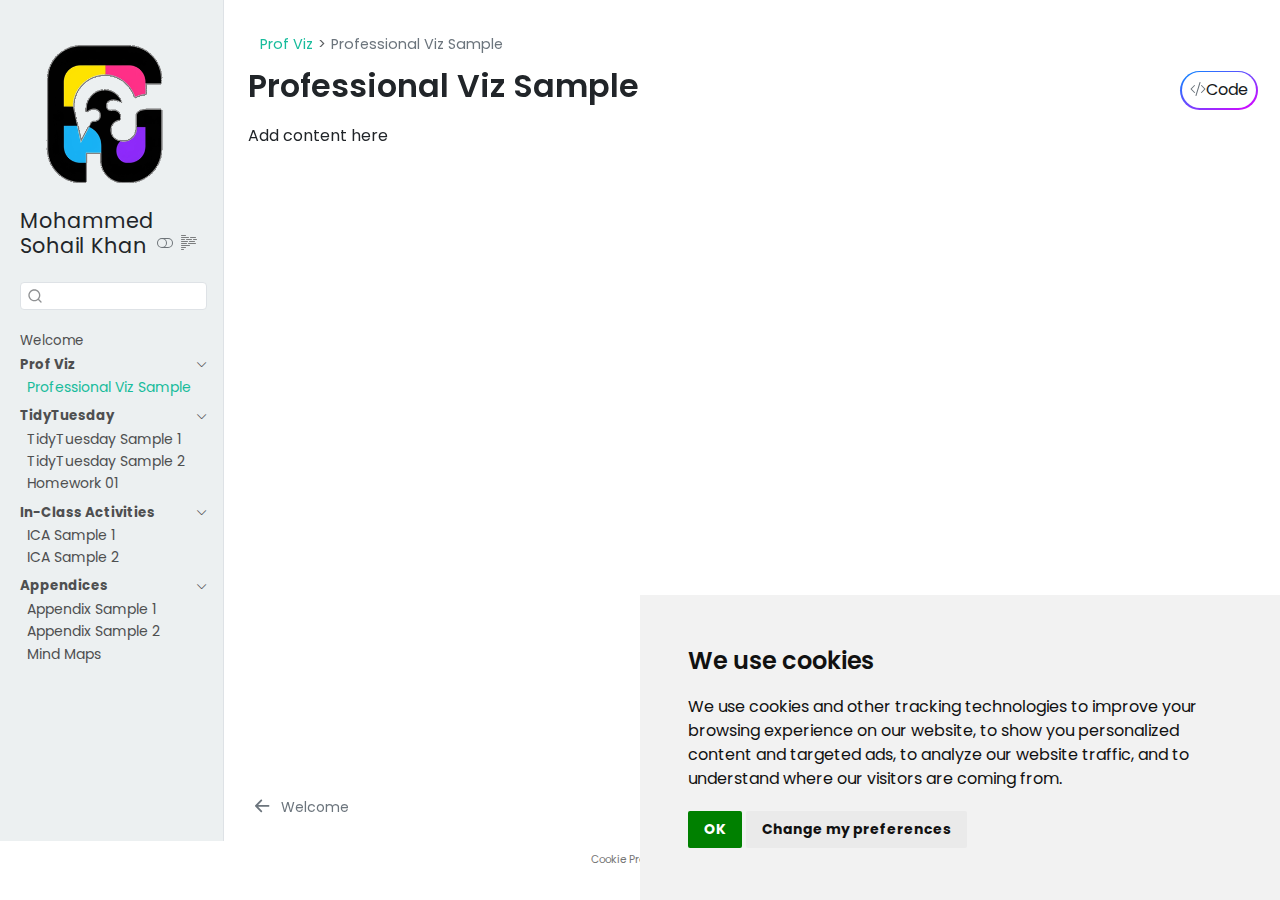
<file: src/pv/pv-01.html>
<!DOCTYPE html>
<html xmlns="http://www.w3.org/1999/xhtml" lang="en" xml:lang="en"><head>

<meta charset="utf-8">
<meta name="generator" content="quarto-1.6.42">

<meta name="viewport" content="width=device-width, initial-scale=1.0, user-scalable=yes">


<title>Professional Viz Sample – sohail's-portfolio-web</title>
<style>
code{white-space: pre-wrap;}
span.smallcaps{font-variant: small-caps;}
div.columns{display: flex; gap: min(4vw, 1.5em);}
div.column{flex: auto; overflow-x: auto;}
div.hanging-indent{margin-left: 1.5em; text-indent: -1.5em;}
ul.task-list{list-style: none;}
ul.task-list li input[type="checkbox"] {
  width: 0.8em;
  margin: 0 0.8em 0.2em -1em; /* quarto-specific, see https://github.com/quarto-dev/quarto-cli/issues/4556 */ 
  vertical-align: middle;
}
/* CSS for syntax highlighting */
pre > code.sourceCode { white-space: pre; position: relative; }
pre > code.sourceCode > span { line-height: 1.25; }
pre > code.sourceCode > span:empty { height: 1.2em; }
.sourceCode { overflow: visible; }
code.sourceCode > span { color: inherit; text-decoration: inherit; }
div.sourceCode { margin: 1em 0; }
pre.sourceCode { margin: 0; }
@media screen {
div.sourceCode { overflow: auto; }
}
@media print {
pre > code.sourceCode { white-space: pre-wrap; }
pre > code.sourceCode > span { display: inline-block; text-indent: -5em; padding-left: 5em; }
}
pre.numberSource code
  { counter-reset: source-line 0; }
pre.numberSource code > span
  { position: relative; left: -4em; counter-increment: source-line; }
pre.numberSource code > span > a:first-child::before
  { content: counter(source-line);
    position: relative; left: -1em; text-align: right; vertical-align: baseline;
    border: none; display: inline-block;
    -webkit-touch-callout: none; -webkit-user-select: none;
    -khtml-user-select: none; -moz-user-select: none;
    -ms-user-select: none; user-select: none;
    padding: 0 4px; width: 4em;
  }
pre.numberSource { margin-left: 3em;  padding-left: 4px; }
div.sourceCode
  {   }
@media screen {
pre > code.sourceCode > span > a:first-child::before { text-decoration: underline; }
}
</style>


<script src="../../site_libs/quarto-nav/quarto-nav.js"></script>
<script src="../../site_libs/clipboard/clipboard.min.js"></script>
<script src="../../site_libs/quarto-search/autocomplete.umd.js"></script>
<script src="../../site_libs/quarto-search/fuse.min.js"></script>
<script src="../../site_libs/quarto-search/quarto-search.js"></script>
<meta name="quarto:offset" content="../../">
<link href="../../src/tt/2025-07-08.html" rel="next">
<link href="../../index.html" rel="prev">
<script src="../../site_libs/cookie-consent/cookie-consent.js"></script>
<link href="../../site_libs/cookie-consent/cookie-consent.css" rel="stylesheet">
<script src="../../site_libs/quarto-html/quarto.js"></script>
<script src="../../site_libs/quarto-html/popper.min.js"></script>
<script src="../../site_libs/quarto-html/tippy.umd.min.js"></script>
<script src="../../site_libs/quarto-html/anchor.min.js"></script>
<link href="../../site_libs/quarto-html/tippy.css" rel="stylesheet">
<link href="../../site_libs/quarto-html/quarto-syntax-highlighting-2f5df379a58b258e96c21c0638c20c03.css" rel="stylesheet" class="quarto-color-scheme" id="quarto-text-highlighting-styles">
<link href="../../site_libs/quarto-html/quarto-syntax-highlighting-dark-b53751a350365c71b6c909e95f209ed1.css" rel="prefetch" class="quarto-color-scheme quarto-color-alternate" id="quarto-text-highlighting-styles">
<script src="../../site_libs/bootstrap/bootstrap.min.js"></script>
<link href="../../site_libs/bootstrap/bootstrap-icons.css" rel="stylesheet">
<link href="../../site_libs/bootstrap/bootstrap-463f7e572b85bff0cfe833e89a202fa4.min.css" rel="stylesheet" append-hash="true" class="quarto-color-scheme" id="quarto-bootstrap" data-mode="light">
<link href="../../site_libs/bootstrap/bootstrap-dark-2b27489b1280a247593da265a4955406.min.css" rel="prefetch" append-hash="true" class="quarto-color-scheme quarto-color-alternate" id="quarto-bootstrap" data-mode="dark">
<script id="quarto-search-options" type="application/json">{
  "location": "sidebar",
  "copy-button": false,
  "collapse-after": 3,
  "panel-placement": "start",
  "type": "textbox",
  "limit": 50,
  "keyboard-shortcut": [
    "f",
    "/",
    "s"
  ],
  "show-item-context": false,
  "language": {
    "search-no-results-text": "No results",
    "search-matching-documents-text": "matching documents",
    "search-copy-link-title": "Copy link to search",
    "search-hide-matches-text": "Hide additional matches",
    "search-more-match-text": "more match in this document",
    "search-more-matches-text": "more matches in this document",
    "search-clear-button-title": "Clear",
    "search-text-placeholder": "",
    "search-detached-cancel-button-title": "Cancel",
    "search-submit-button-title": "Submit",
    "search-label": "Search"
  }
}</script>

<script type="text/javascript" charset="UTF-8">
document.addEventListener('DOMContentLoaded', function () {
cookieconsent.run({
  "notice_banner_type":"simple",
  "consent_type":"implied",
  "palette":"light",
  "language":"en",
  "page_load_consent_levels":["strictly-necessary","functionality","tracking","targeting"],
  "notice_banner_reject_button_hide":false,
  "preferences_center_close_button_hide":false,
  "website_name":""
  ,
"language":"en"
  });
});
</script> 
  
<style>html{ scroll-behavior: smooth; }</style>


<link rel="stylesheet" href="../../style/custom.css">
</head>

<body class="nav-sidebar docked">

<div id="quarto-search-results"></div>
  <header id="quarto-header" class="headroom fixed-top">
  <nav class="quarto-secondary-nav">
    <div class="container-fluid d-flex">
      <button type="button" class="quarto-btn-toggle btn" data-bs-toggle="collapse" role="button" data-bs-target=".quarto-sidebar-collapse-item" aria-controls="quarto-sidebar" aria-expanded="false" aria-label="Toggle sidebar navigation" onclick="if (window.quartoToggleHeadroom) { window.quartoToggleHeadroom(); }">
        <i class="bi bi-layout-text-sidebar-reverse"></i>
      </button>
        <nav class="quarto-page-breadcrumbs" aria-label="breadcrumb"><ol class="breadcrumb"><li class="breadcrumb-item"><a href="../../src/pv/pv-01.html">Prof Viz</a></li><li class="breadcrumb-item"><a href="../../src/pv/pv-01.html"><span class="chapter-title">Professional Viz Sample</span></a></li></ol></nav>
        <a class="flex-grow-1" role="navigation" data-bs-toggle="collapse" data-bs-target=".quarto-sidebar-collapse-item" aria-controls="quarto-sidebar" aria-expanded="false" aria-label="Toggle sidebar navigation" onclick="if (window.quartoToggleHeadroom) { window.quartoToggleHeadroom(); }">      
        </a>
      <button type="button" class="btn quarto-search-button" aria-label="Search" onclick="window.quartoOpenSearch();">
        <i class="bi bi-search"></i>
      </button>
    </div>
  </nav>
</header>
<!-- content -->
<div id="quarto-content" class="quarto-container page-columns page-rows-contents page-layout-full">
<!-- sidebar -->
  <nav id="quarto-sidebar" class="sidebar collapse collapse-horizontal quarto-sidebar-collapse-item sidebar-navigation docked overflow-auto">
    <div class="pt-lg-2 mt-2 text-left sidebar-header sidebar-header-stacked">
      <a href="../../index.html" class="sidebar-logo-link">
      <img src="../../assets/sidebar-logo.png" alt="" class="sidebar-logo py-0 d-lg-inline d-none">
      </a>
    <div class="sidebar-title mb-0 py-0">
      <a href="../../">Mohammed Sohail Khan</a> 
        <div class="sidebar-tools-main">
  <a href="" class="quarto-color-scheme-toggle quarto-navigation-tool  px-1" onclick="window.quartoToggleColorScheme(); return false;" title="Toggle dark mode"><i class="bi"></i></a>
  <a href="" class="quarto-reader-toggle quarto-navigation-tool px-1" onclick="window.quartoToggleReader(); return false;" title="Toggle reader mode">
  <div class="quarto-reader-toggle-btn">
  <i class="bi"></i>
  </div>
</a>
</div>
    </div>
      </div>
        <div class="mt-2 flex-shrink-0 align-items-center">
        <div class="sidebar-search">
        <div id="quarto-search" class="" title="Search"></div>
        </div>
        </div>
    <div class="sidebar-menu-container"> 
    <ul class="list-unstyled mt-1">
        <li class="sidebar-item">
  <div class="sidebar-item-container"> 
  <a href="../../index.html" class="sidebar-item-text sidebar-link">
 <span class="menu-text">Welcome</span></a>
  </div>
</li>
        <li class="sidebar-item sidebar-item-section">
      <div class="sidebar-item-container"> 
            <a class="sidebar-item-text sidebar-link text-start" data-bs-toggle="collapse" data-bs-target="#quarto-sidebar-section-1" role="navigation" aria-expanded="true">
 <span class="menu-text">Prof Viz</span></a>
          <a class="sidebar-item-toggle text-start" data-bs-toggle="collapse" data-bs-target="#quarto-sidebar-section-1" role="navigation" aria-expanded="true" aria-label="Toggle section">
            <i class="bi bi-chevron-right ms-2"></i>
          </a> 
      </div>
      <ul id="quarto-sidebar-section-1" class="collapse list-unstyled sidebar-section depth1 show">  
          <li class="sidebar-item">
  <div class="sidebar-item-container"> 
  <a href="../../src/pv/pv-01.html" class="sidebar-item-text sidebar-link active"><span class="chapter-title">Professional Viz Sample</span></a>
  </div>
</li>
      </ul>
  </li>
        <li class="sidebar-item sidebar-item-section">
      <div class="sidebar-item-container"> 
            <a class="sidebar-item-text sidebar-link text-start" data-bs-toggle="collapse" data-bs-target="#quarto-sidebar-section-2" role="navigation" aria-expanded="true">
 <span class="menu-text">TidyTuesday</span></a>
          <a class="sidebar-item-toggle text-start" data-bs-toggle="collapse" data-bs-target="#quarto-sidebar-section-2" role="navigation" aria-expanded="true" aria-label="Toggle section">
            <i class="bi bi-chevron-right ms-2"></i>
          </a> 
      </div>
      <ul id="quarto-sidebar-section-2" class="collapse list-unstyled sidebar-section depth1 show">  
          <li class="sidebar-item">
  <div class="sidebar-item-container"> 
  <a href="../../src/tt/2025-07-08.html" class="sidebar-item-text sidebar-link"><span class="chapter-title">TidyTuesday Sample 1</span></a>
  </div>
</li>
          <li class="sidebar-item">
  <div class="sidebar-item-container"> 
  <a href="../../src/tt/2025-07-15.html" class="sidebar-item-text sidebar-link"><span class="chapter-title">TidyTuesday Sample 2</span></a>
  </div>
</li>
          <li class="sidebar-item">
  <div class="sidebar-item-container"> 
  <a href="../../src/tt/Homework_01_Intermediate_Data Science.html" class="sidebar-item-text sidebar-link"><span class="chapter-title">Homework 01</span></a>
  </div>
</li>
      </ul>
  </li>
        <li class="sidebar-item sidebar-item-section">
      <div class="sidebar-item-container"> 
            <a class="sidebar-item-text sidebar-link text-start" data-bs-toggle="collapse" data-bs-target="#quarto-sidebar-section-3" role="navigation" aria-expanded="true">
 <span class="menu-text">In-Class Activities</span></a>
          <a class="sidebar-item-toggle text-start" data-bs-toggle="collapse" data-bs-target="#quarto-sidebar-section-3" role="navigation" aria-expanded="true" aria-label="Toggle section">
            <i class="bi bi-chevron-right ms-2"></i>
          </a> 
      </div>
      <ul id="quarto-sidebar-section-3" class="collapse list-unstyled sidebar-section depth1 show">  
          <li class="sidebar-item">
  <div class="sidebar-item-container"> 
  <a href="../../src/ica/ica-sample1.html" class="sidebar-item-text sidebar-link"><span class="chapter-title">ICA Sample 1</span></a>
  </div>
</li>
          <li class="sidebar-item">
  <div class="sidebar-item-container"> 
  <a href="../../src/ica/ica-sample2.html" class="sidebar-item-text sidebar-link"><span class="chapter-title">ICA Sample 2</span></a>
  </div>
</li>
      </ul>
  </li>
        <li class="sidebar-item sidebar-item-section">
      <div class="sidebar-item-container"> 
            <a class="sidebar-item-text sidebar-link text-start" data-bs-toggle="collapse" data-bs-target="#quarto-sidebar-section-4" role="navigation" aria-expanded="true">
 <span class="menu-text">Appendices</span></a>
          <a class="sidebar-item-toggle text-start" data-bs-toggle="collapse" data-bs-target="#quarto-sidebar-section-4" role="navigation" aria-expanded="true" aria-label="Toggle section">
            <i class="bi bi-chevron-right ms-2"></i>
          </a> 
      </div>
      <ul id="quarto-sidebar-section-4" class="collapse list-unstyled sidebar-section depth1 show">  
          <li class="sidebar-item">
  <div class="sidebar-item-container"> 
  <a href="../../src/appx/appx-sample1.html" class="sidebar-item-text sidebar-link"><span class="chapter-title">Appendix Sample 1</span></a>
  </div>
</li>
          <li class="sidebar-item">
  <div class="sidebar-item-container"> 
  <a href="../../src/appx/appx-sample2.html" class="sidebar-item-text sidebar-link"><span class="chapter-title">Appendix Sample 2</span></a>
  </div>
</li>
          <li class="sidebar-item">
  <div class="sidebar-item-container"> 
  <a href="../../mm/mm.html" class="sidebar-item-text sidebar-link"><span class="chapter-title">Mind Maps</span></a>
  </div>
</li>
      </ul>
  </li>
    </ul>
    </div>
</nav>
<div id="quarto-sidebar-glass" class="quarto-sidebar-collapse-item" data-bs-toggle="collapse" data-bs-target=".quarto-sidebar-collapse-item"></div>
<!-- margin-sidebar -->
    <div id="quarto-margin-sidebar" class="sidebar margin-sidebar zindex-bottom">
        
    </div>
<!-- main -->
<main class="content column-page-right" id="quarto-document-content">

<header id="title-block-header" class="quarto-title-block default"><nav class="quarto-page-breadcrumbs quarto-title-breadcrumbs d-none d-lg-block" aria-label="breadcrumb"><ol class="breadcrumb"><li class="breadcrumb-item"><a href="../../src/pv/pv-01.html">Prof Viz</a></li><li class="breadcrumb-item"><a href="../../src/pv/pv-01.html"><span class="chapter-title">Professional Viz Sample</span></a></li></ol></nav>
<div class="quarto-title">
<div class="quarto-title-block"><div><h1 class="title"><span class="chapter-title">Professional Viz Sample</span></h1><button type="button" class="btn code-tools-button" id="quarto-code-tools-source"><i class="bi"></i> Code</button></div></div>
</div>



<div class="quarto-title-meta column-page-right">

    
  
    
  </div>
  


</header>


<p>Add content here</p>


<!-- -->


</main> <!-- /main -->
<script id="quarto-html-after-body" type="application/javascript">
window.document.addEventListener("DOMContentLoaded", function (event) {
  const toggleBodyColorMode = (bsSheetEl) => {
    const mode = bsSheetEl.getAttribute("data-mode");
    const bodyEl = window.document.querySelector("body");
    if (mode === "dark") {
      bodyEl.classList.add("quarto-dark");
      bodyEl.classList.remove("quarto-light");
    } else {
      bodyEl.classList.add("quarto-light");
      bodyEl.classList.remove("quarto-dark");
    }
  }
  const toggleBodyColorPrimary = () => {
    const bsSheetEl = window.document.querySelector("link#quarto-bootstrap");
    if (bsSheetEl) {
      toggleBodyColorMode(bsSheetEl);
    }
  }
  toggleBodyColorPrimary();  
  const disableStylesheet = (stylesheets) => {
    for (let i=0; i < stylesheets.length; i++) {
      const stylesheet = stylesheets[i];
      stylesheet.rel = 'prefetch';
    }
  }
  const enableStylesheet = (stylesheets) => {
    for (let i=0; i < stylesheets.length; i++) {
      const stylesheet = stylesheets[i];
      stylesheet.rel = 'stylesheet';
    }
  }
  const manageTransitions = (selector, allowTransitions) => {
    const els = window.document.querySelectorAll(selector);
    for (let i=0; i < els.length; i++) {
      const el = els[i];
      if (allowTransitions) {
        el.classList.remove('notransition');
      } else {
        el.classList.add('notransition');
      }
    }
  }
  const toggleGiscusIfUsed = (isAlternate, darkModeDefault) => {
    const baseTheme = document.querySelector('#giscus-base-theme')?.value ?? 'light';
    const alternateTheme = document.querySelector('#giscus-alt-theme')?.value ?? 'dark';
    let newTheme = '';
    if(darkModeDefault) {
      newTheme = isAlternate ? baseTheme : alternateTheme;
    } else {
      newTheme = isAlternate ? alternateTheme : baseTheme;
    }
    const changeGiscusTheme = () => {
      // From: https://github.com/giscus/giscus/issues/336
      const sendMessage = (message) => {
        const iframe = document.querySelector('iframe.giscus-frame');
        if (!iframe) return;
        iframe.contentWindow.postMessage({ giscus: message }, 'https://giscus.app');
      }
      sendMessage({
        setConfig: {
          theme: newTheme
        }
      });
    }
    const isGiscussLoaded = window.document.querySelector('iframe.giscus-frame') !== null;
    if (isGiscussLoaded) {
      changeGiscusTheme();
    }
  }
  const toggleColorMode = (alternate) => {
    // Switch the stylesheets
    const alternateStylesheets = window.document.querySelectorAll('link.quarto-color-scheme.quarto-color-alternate');
    manageTransitions('#quarto-margin-sidebar .nav-link', false);
    if (alternate) {
      enableStylesheet(alternateStylesheets);
      for (const sheetNode of alternateStylesheets) {
        if (sheetNode.id === "quarto-bootstrap") {
          toggleBodyColorMode(sheetNode);
        }
      }
    } else {
      disableStylesheet(alternateStylesheets);
      toggleBodyColorPrimary();
    }
    manageTransitions('#quarto-margin-sidebar .nav-link', true);
    // Switch the toggles
    const toggles = window.document.querySelectorAll('.quarto-color-scheme-toggle');
    for (let i=0; i < toggles.length; i++) {
      const toggle = toggles[i];
      if (toggle) {
        if (alternate) {
          toggle.classList.add("alternate");     
        } else {
          toggle.classList.remove("alternate");
        }
      }
    }
    // Hack to workaround the fact that safari doesn't
    // properly recolor the scrollbar when toggling (#1455)
    if (navigator.userAgent.indexOf('Safari') > 0 && navigator.userAgent.indexOf('Chrome') == -1) {
      manageTransitions("body", false);
      window.scrollTo(0, 1);
      setTimeout(() => {
        window.scrollTo(0, 0);
        manageTransitions("body", true);
      }, 40);  
    }
  }
  const isFileUrl = () => { 
    return window.location.protocol === 'file:';
  }
  const hasAlternateSentinel = () => {  
    let styleSentinel = getColorSchemeSentinel();
    if (styleSentinel !== null) {
      return styleSentinel === "alternate";
    } else {
      return false;
    }
  }
  const setStyleSentinel = (alternate) => {
    const value = alternate ? "alternate" : "default";
    if (!isFileUrl()) {
      window.localStorage.setItem("quarto-color-scheme", value);
    } else {
      localAlternateSentinel = value;
    }
  }
  const getColorSchemeSentinel = () => {
    if (!isFileUrl()) {
      const storageValue = window.localStorage.getItem("quarto-color-scheme");
      return storageValue != null ? storageValue : localAlternateSentinel;
    } else {
      return localAlternateSentinel;
    }
  }
  const darkModeDefault = false;
  let localAlternateSentinel = darkModeDefault ? 'alternate' : 'default';
  // Dark / light mode switch
  window.quartoToggleColorScheme = () => {
    // Read the current dark / light value 
    let toAlternate = !hasAlternateSentinel();
    toggleColorMode(toAlternate);
    setStyleSentinel(toAlternate);
    toggleGiscusIfUsed(toAlternate, darkModeDefault);
  };
  // Ensure there is a toggle, if there isn't float one in the top right
  if (window.document.querySelector('.quarto-color-scheme-toggle') === null) {
    const a = window.document.createElement('a');
    a.classList.add('top-right');
    a.classList.add('quarto-color-scheme-toggle');
    a.href = "";
    a.onclick = function() { try { window.quartoToggleColorScheme(); } catch {} return false; };
    const i = window.document.createElement("i");
    i.classList.add('bi');
    a.appendChild(i);
    window.document.body.appendChild(a);
  }
  // Switch to dark mode if need be
  if (hasAlternateSentinel()) {
    toggleColorMode(true);
  } else {
    toggleColorMode(false);
  }
  const icon = "";
  const anchorJS = new window.AnchorJS();
  anchorJS.options = {
    placement: 'right',
    icon: icon
  };
  anchorJS.add('.anchored');
  const isCodeAnnotation = (el) => {
    for (const clz of el.classList) {
      if (clz.startsWith('code-annotation-')) {                     
        return true;
      }
    }
    return false;
  }
  const onCopySuccess = function(e) {
    // button target
    const button = e.trigger;
    // don't keep focus
    button.blur();
    // flash "checked"
    button.classList.add('code-copy-button-checked');
    var currentTitle = button.getAttribute("title");
    button.setAttribute("title", "Copied!");
    let tooltip;
    if (window.bootstrap) {
      button.setAttribute("data-bs-toggle", "tooltip");
      button.setAttribute("data-bs-placement", "left");
      button.setAttribute("data-bs-title", "Copied!");
      tooltip = new bootstrap.Tooltip(button, 
        { trigger: "manual", 
          customClass: "code-copy-button-tooltip",
          offset: [0, -8]});
      tooltip.show();    
    }
    setTimeout(function() {
      if (tooltip) {
        tooltip.hide();
        button.removeAttribute("data-bs-title");
        button.removeAttribute("data-bs-toggle");
        button.removeAttribute("data-bs-placement");
      }
      button.setAttribute("title", currentTitle);
      button.classList.remove('code-copy-button-checked');
    }, 1000);
    // clear code selection
    e.clearSelection();
  }
  const getTextToCopy = function(trigger) {
      const codeEl = trigger.previousElementSibling.cloneNode(true);
      for (const childEl of codeEl.children) {
        if (isCodeAnnotation(childEl)) {
          childEl.remove();
        }
      }
      return codeEl.innerText;
  }
  const clipboard = new window.ClipboardJS('.code-copy-button:not([data-in-quarto-modal])', {
    text: getTextToCopy
  });
  clipboard.on('success', onCopySuccess);
  if (window.document.getElementById('quarto-embedded-source-code-modal')) {
    const clipboardModal = new window.ClipboardJS('.code-copy-button[data-in-quarto-modal]', {
      text: getTextToCopy,
      container: window.document.getElementById('quarto-embedded-source-code-modal')
    });
    clipboardModal.on('success', onCopySuccess);
  }
  const viewSource = window.document.getElementById('quarto-view-source') ||
                     window.document.getElementById('quarto-code-tools-source');
  if (viewSource) {
    const sourceUrl = viewSource.getAttribute("data-quarto-source-url");
    viewSource.addEventListener("click", function(e) {
      if (sourceUrl) {
        // rstudio viewer pane
        if (/\bcapabilities=\b/.test(window.location)) {
          window.open(sourceUrl);
        } else {
          window.location.href = sourceUrl;
        }
      } else {
        const modal = new bootstrap.Modal(document.getElementById('quarto-embedded-source-code-modal'));
        modal.show();
      }
      return false;
    });
  }
  function toggleCodeHandler(show) {
    return function(e) {
      const detailsSrc = window.document.querySelectorAll(".cell > details > .sourceCode");
      for (let i=0; i<detailsSrc.length; i++) {
        const details = detailsSrc[i].parentElement;
        if (show) {
          details.open = true;
        } else {
          details.removeAttribute("open");
        }
      }
      const cellCodeDivs = window.document.querySelectorAll(".cell > .sourceCode");
      const fromCls = show ? "hidden" : "unhidden";
      const toCls = show ? "unhidden" : "hidden";
      for (let i=0; i<cellCodeDivs.length; i++) {
        const codeDiv = cellCodeDivs[i];
        if (codeDiv.classList.contains(fromCls)) {
          codeDiv.classList.remove(fromCls);
          codeDiv.classList.add(toCls);
        } 
      }
      return false;
    }
  }
  const hideAllCode = window.document.getElementById("quarto-hide-all-code");
  if (hideAllCode) {
    hideAllCode.addEventListener("click", toggleCodeHandler(false));
  }
  const showAllCode = window.document.getElementById("quarto-show-all-code");
  if (showAllCode) {
    showAllCode.addEventListener("click", toggleCodeHandler(true));
  }
    var localhostRegex = new RegExp(/^(?:http|https):\/\/localhost\:?[0-9]*\//);
    var mailtoRegex = new RegExp(/^mailto:/);
      var filterRegex = new RegExp('/' + window.location.host + '/');
    var isInternal = (href) => {
        return filterRegex.test(href) || localhostRegex.test(href) || mailtoRegex.test(href);
    }
    // Inspect non-navigation links and adorn them if external
 	var links = window.document.querySelectorAll('a[href]:not(.nav-link):not(.navbar-brand):not(.toc-action):not(.sidebar-link):not(.sidebar-item-toggle):not(.pagination-link):not(.no-external):not([aria-hidden]):not(.dropdown-item):not(.quarto-navigation-tool):not(.about-link)');
    for (var i=0; i<links.length; i++) {
      const link = links[i];
      if (!isInternal(link.href)) {
        // undo the damage that might have been done by quarto-nav.js in the case of
        // links that we want to consider external
        if (link.dataset.originalHref !== undefined) {
          link.href = link.dataset.originalHref;
        }
          // target, if specified
          link.setAttribute("target", "_blank");
          if (link.getAttribute("rel") === null) {
            link.setAttribute("rel", "noopener");
          }
      }
    }
  function tippyHover(el, contentFn, onTriggerFn, onUntriggerFn) {
    const config = {
      allowHTML: true,
      maxWidth: 500,
      delay: 100,
      arrow: false,
      appendTo: function(el) {
          return el.parentElement;
      },
      interactive: true,
      interactiveBorder: 10,
      theme: 'quarto',
      placement: 'bottom-start',
    };
    if (contentFn) {
      config.content = contentFn;
    }
    if (onTriggerFn) {
      config.onTrigger = onTriggerFn;
    }
    if (onUntriggerFn) {
      config.onUntrigger = onUntriggerFn;
    }
    window.tippy(el, config); 
  }
  const noterefs = window.document.querySelectorAll('a[role="doc-noteref"]');
  for (var i=0; i<noterefs.length; i++) {
    const ref = noterefs[i];
    tippyHover(ref, function() {
      // use id or data attribute instead here
      let href = ref.getAttribute('data-footnote-href') || ref.getAttribute('href');
      try { href = new URL(href).hash; } catch {}
      const id = href.replace(/^#\/?/, "");
      const note = window.document.getElementById(id);
      if (note) {
        return note.innerHTML;
      } else {
        return "";
      }
    });
  }
  const xrefs = window.document.querySelectorAll('a.quarto-xref');
  const processXRef = (id, note) => {
    // Strip column container classes
    const stripColumnClz = (el) => {
      el.classList.remove("page-full", "page-columns");
      if (el.children) {
        for (const child of el.children) {
          stripColumnClz(child);
        }
      }
    }
    stripColumnClz(note)
    if (id === null || id.startsWith('sec-')) {
      // Special case sections, only their first couple elements
      const container = document.createElement("div");
      if (note.children && note.children.length > 2) {
        container.appendChild(note.children[0].cloneNode(true));
        for (let i = 1; i < note.children.length; i++) {
          const child = note.children[i];
          if (child.tagName === "P" && child.innerText === "") {
            continue;
          } else {
            container.appendChild(child.cloneNode(true));
            break;
          }
        }
        if (window.Quarto?.typesetMath) {
          window.Quarto.typesetMath(container);
        }
        return container.innerHTML
      } else {
        if (window.Quarto?.typesetMath) {
          window.Quarto.typesetMath(note);
        }
        return note.innerHTML;
      }
    } else {
      // Remove any anchor links if they are present
      const anchorLink = note.querySelector('a.anchorjs-link');
      if (anchorLink) {
        anchorLink.remove();
      }
      if (window.Quarto?.typesetMath) {
        window.Quarto.typesetMath(note);
      }
      if (note.classList.contains("callout")) {
        return note.outerHTML;
      } else {
        return note.innerHTML;
      }
    }
  }
  for (var i=0; i<xrefs.length; i++) {
    const xref = xrefs[i];
    tippyHover(xref, undefined, function(instance) {
      instance.disable();
      let url = xref.getAttribute('href');
      let hash = undefined; 
      if (url.startsWith('#')) {
        hash = url;
      } else {
        try { hash = new URL(url).hash; } catch {}
      }
      if (hash) {
        const id = hash.replace(/^#\/?/, "");
        const note = window.document.getElementById(id);
        if (note !== null) {
          try {
            const html = processXRef(id, note.cloneNode(true));
            instance.setContent(html);
          } finally {
            instance.enable();
            instance.show();
          }
        } else {
          // See if we can fetch this
          fetch(url.split('#')[0])
          .then(res => res.text())
          .then(html => {
            const parser = new DOMParser();
            const htmlDoc = parser.parseFromString(html, "text/html");
            const note = htmlDoc.getElementById(id);
            if (note !== null) {
              const html = processXRef(id, note);
              instance.setContent(html);
            } 
          }).finally(() => {
            instance.enable();
            instance.show();
          });
        }
      } else {
        // See if we can fetch a full url (with no hash to target)
        // This is a special case and we should probably do some content thinning / targeting
        fetch(url)
        .then(res => res.text())
        .then(html => {
          const parser = new DOMParser();
          const htmlDoc = parser.parseFromString(html, "text/html");
          const note = htmlDoc.querySelector('main.content');
          if (note !== null) {
            // This should only happen for chapter cross references
            // (since there is no id in the URL)
            // remove the first header
            if (note.children.length > 0 && note.children[0].tagName === "HEADER") {
              note.children[0].remove();
            }
            const html = processXRef(null, note);
            instance.setContent(html);
          } 
        }).finally(() => {
          instance.enable();
          instance.show();
        });
      }
    }, function(instance) {
    });
  }
      let selectedAnnoteEl;
      const selectorForAnnotation = ( cell, annotation) => {
        let cellAttr = 'data-code-cell="' + cell + '"';
        let lineAttr = 'data-code-annotation="' +  annotation + '"';
        const selector = 'span[' + cellAttr + '][' + lineAttr + ']';
        return selector;
      }
      const selectCodeLines = (annoteEl) => {
        const doc = window.document;
        const targetCell = annoteEl.getAttribute("data-target-cell");
        const targetAnnotation = annoteEl.getAttribute("data-target-annotation");
        const annoteSpan = window.document.querySelector(selectorForAnnotation(targetCell, targetAnnotation));
        const lines = annoteSpan.getAttribute("data-code-lines").split(",");
        const lineIds = lines.map((line) => {
          return targetCell + "-" + line;
        })
        let top = null;
        let height = null;
        let parent = null;
        if (lineIds.length > 0) {
            //compute the position of the single el (top and bottom and make a div)
            const el = window.document.getElementById(lineIds[0]);
            top = el.offsetTop;
            height = el.offsetHeight;
            parent = el.parentElement.parentElement;
          if (lineIds.length > 1) {
            const lastEl = window.document.getElementById(lineIds[lineIds.length - 1]);
            const bottom = lastEl.offsetTop + lastEl.offsetHeight;
            height = bottom - top;
          }
          if (top !== null && height !== null && parent !== null) {
            // cook up a div (if necessary) and position it 
            let div = window.document.getElementById("code-annotation-line-highlight");
            if (div === null) {
              div = window.document.createElement("div");
              div.setAttribute("id", "code-annotation-line-highlight");
              div.style.position = 'absolute';
              parent.appendChild(div);
            }
            div.style.top = top - 2 + "px";
            div.style.height = height + 4 + "px";
            div.style.left = 0;
            let gutterDiv = window.document.getElementById("code-annotation-line-highlight-gutter");
            if (gutterDiv === null) {
              gutterDiv = window.document.createElement("div");
              gutterDiv.setAttribute("id", "code-annotation-line-highlight-gutter");
              gutterDiv.style.position = 'absolute';
              const codeCell = window.document.getElementById(targetCell);
              const gutter = codeCell.querySelector('.code-annotation-gutter');
              gutter.appendChild(gutterDiv);
            }
            gutterDiv.style.top = top - 2 + "px";
            gutterDiv.style.height = height + 4 + "px";
          }
          selectedAnnoteEl = annoteEl;
        }
      };
      const unselectCodeLines = () => {
        const elementsIds = ["code-annotation-line-highlight", "code-annotation-line-highlight-gutter"];
        elementsIds.forEach((elId) => {
          const div = window.document.getElementById(elId);
          if (div) {
            div.remove();
          }
        });
        selectedAnnoteEl = undefined;
      };
        // Handle positioning of the toggle
    window.addEventListener(
      "resize",
      throttle(() => {
        elRect = undefined;
        if (selectedAnnoteEl) {
          selectCodeLines(selectedAnnoteEl);
        }
      }, 10)
    );
    function throttle(fn, ms) {
    let throttle = false;
    let timer;
      return (...args) => {
        if(!throttle) { // first call gets through
            fn.apply(this, args);
            throttle = true;
        } else { // all the others get throttled
            if(timer) clearTimeout(timer); // cancel #2
            timer = setTimeout(() => {
              fn.apply(this, args);
              timer = throttle = false;
            }, ms);
        }
      };
    }
      // Attach click handler to the DT
      const annoteDls = window.document.querySelectorAll('dt[data-target-cell]');
      for (const annoteDlNode of annoteDls) {
        annoteDlNode.addEventListener('click', (event) => {
          const clickedEl = event.target;
          if (clickedEl !== selectedAnnoteEl) {
            unselectCodeLines();
            const activeEl = window.document.querySelector('dt[data-target-cell].code-annotation-active');
            if (activeEl) {
              activeEl.classList.remove('code-annotation-active');
            }
            selectCodeLines(clickedEl);
            clickedEl.classList.add('code-annotation-active');
          } else {
            // Unselect the line
            unselectCodeLines();
            clickedEl.classList.remove('code-annotation-active');
          }
        });
      }
  const findCites = (el) => {
    const parentEl = el.parentElement;
    if (parentEl) {
      const cites = parentEl.dataset.cites;
      if (cites) {
        return {
          el,
          cites: cites.split(' ')
        };
      } else {
        return findCites(el.parentElement)
      }
    } else {
      return undefined;
    }
  };
  var bibliorefs = window.document.querySelectorAll('a[role="doc-biblioref"]');
  for (var i=0; i<bibliorefs.length; i++) {
    const ref = bibliorefs[i];
    const citeInfo = findCites(ref);
    if (citeInfo) {
      tippyHover(citeInfo.el, function() {
        var popup = window.document.createElement('div');
        citeInfo.cites.forEach(function(cite) {
          var citeDiv = window.document.createElement('div');
          citeDiv.classList.add('hanging-indent');
          citeDiv.classList.add('csl-entry');
          var biblioDiv = window.document.getElementById('ref-' + cite);
          if (biblioDiv) {
            citeDiv.innerHTML = biblioDiv.innerHTML;
          }
          popup.appendChild(citeDiv);
        });
        return popup.innerHTML;
      });
    }
  }
});
</script>
<nav class="page-navigation column-page-right">
  <div class="nav-page nav-page-previous">
      <a href="../../index.html" class="pagination-link" aria-label="Welcome">
        <i class="bi bi-arrow-left-short"></i> <span class="nav-page-text">Welcome</span>
      </a>          
  </div>
  <div class="nav-page nav-page-next">
      <a href="../../src/tt/2025-07-08.html" class="pagination-link" aria-label="TidyTuesday Sample 1">
        <span class="nav-page-text"><span class="chapter-title">TidyTuesday Sample 1</span></span> <i class="bi bi-arrow-right-short"></i>
      </a>
  </div>
</nav><div class="modal fade" id="quarto-embedded-source-code-modal" tabindex="-1" aria-labelledby="quarto-embedded-source-code-modal-label" aria-hidden="true"><div class="modal-dialog modal-dialog-scrollable"><div class="modal-content"><div class="modal-header"><h5 class="modal-title" id="quarto-embedded-source-code-modal-label">Source Code</h5><button class="btn-close" data-bs-dismiss="modal"></button></div><div class="modal-body"><div class="">
<div class="sourceCode" id="cb1" data-shortcodes="false"><pre class="sourceCode numberSource markdown number-lines code-with-copy"><code class="sourceCode markdown"><span id="cb1-1"><a href="#cb1-1"></a><span class="co">---</span></span>
<span id="cb1-2"><a href="#cb1-2"></a><span class="an">title:</span><span class="co"> "Professional Viz Sample"</span></span>
<span id="cb1-3"><a href="#cb1-3"></a><span class="co">---</span></span>
<span id="cb1-4"><a href="#cb1-4"></a></span>
<span id="cb1-5"><a href="#cb1-5"></a>Add content here</span></code><button title="Copy to Clipboard" class="code-copy-button" data-in-quarto-modal=""><i class="bi"></i></button></pre></div>
</div></div></div></div></div>
</div> <!-- /content -->
<footer class="footer">
  <div class="nav-footer">
    <div class="nav-footer-left">
      &nbsp;
    </div>   
    <div class="nav-footer-center">

<div class="cookie-consent-footer"><a href="#" id="open_preferences_center">Cookie Preferences</a></div></div>
    <div class="nav-footer-right">
      &nbsp;
    </div>
  </div>
</footer>




<script src="../../site_libs/quarto-html/zenscroll-min.js"></script>
</body></html>
</file>
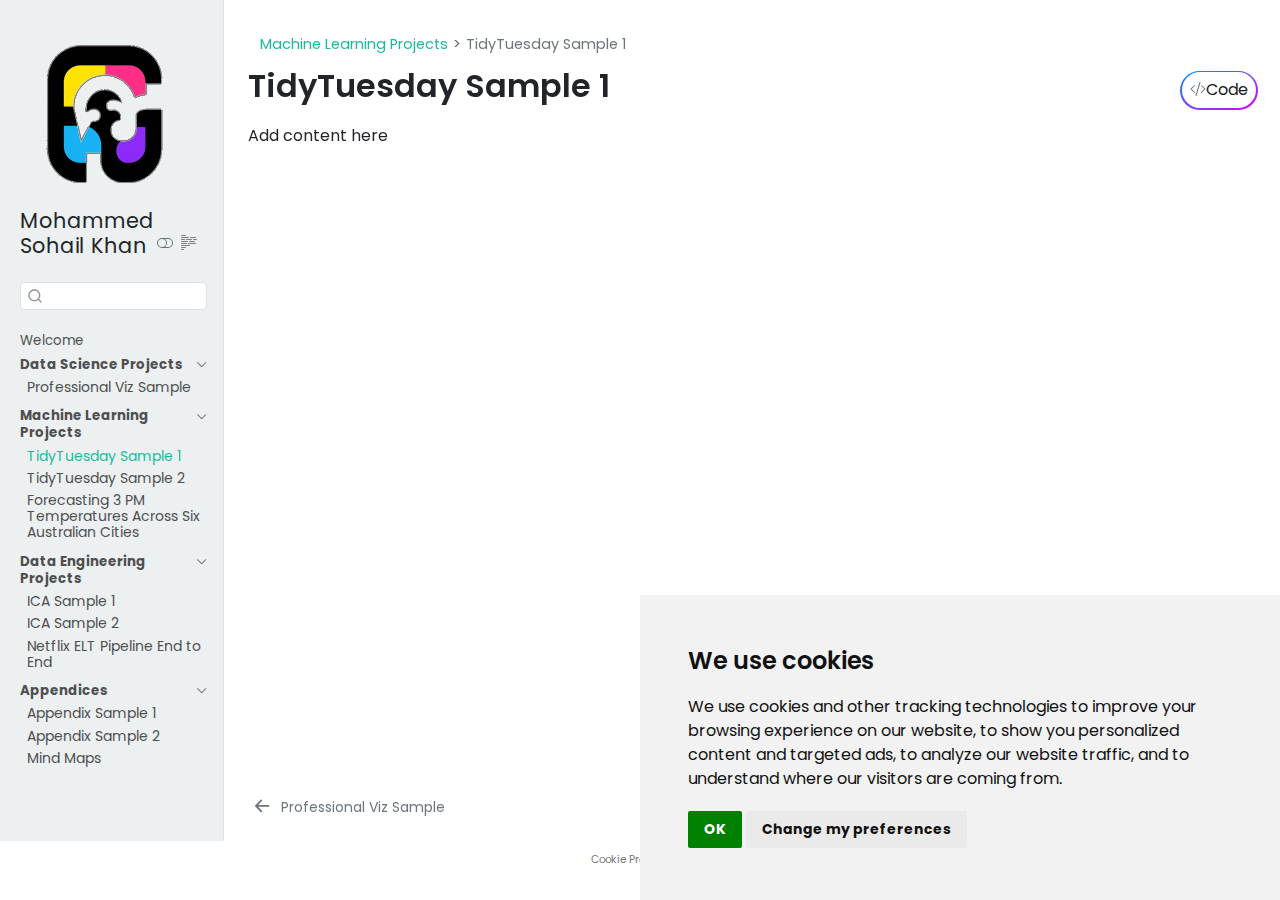
<file: src/tt/2025-07-08.html>
<!DOCTYPE html>
<html xmlns="http://www.w3.org/1999/xhtml" lang="en" xml:lang="en"><head>

<meta charset="utf-8">
<meta name="generator" content="quarto-1.6.42">

<meta name="viewport" content="width=device-width, initial-scale=1.0, user-scalable=yes">


<title>TidyTuesday Sample 1 – Sohail's Portfolio</title>
<style>
code{white-space: pre-wrap;}
span.smallcaps{font-variant: small-caps;}
div.columns{display: flex; gap: min(4vw, 1.5em);}
div.column{flex: auto; overflow-x: auto;}
div.hanging-indent{margin-left: 1.5em; text-indent: -1.5em;}
ul.task-list{list-style: none;}
ul.task-list li input[type="checkbox"] {
  width: 0.8em;
  margin: 0 0.8em 0.2em -1em; /* quarto-specific, see https://github.com/quarto-dev/quarto-cli/issues/4556 */ 
  vertical-align: middle;
}
/* CSS for syntax highlighting */
pre > code.sourceCode { white-space: pre; position: relative; }
pre > code.sourceCode > span { line-height: 1.25; }
pre > code.sourceCode > span:empty { height: 1.2em; }
.sourceCode { overflow: visible; }
code.sourceCode > span { color: inherit; text-decoration: inherit; }
div.sourceCode { margin: 1em 0; }
pre.sourceCode { margin: 0; }
@media screen {
div.sourceCode { overflow: auto; }
}
@media print {
pre > code.sourceCode { white-space: pre-wrap; }
pre > code.sourceCode > span { display: inline-block; text-indent: -5em; padding-left: 5em; }
}
pre.numberSource code
  { counter-reset: source-line 0; }
pre.numberSource code > span
  { position: relative; left: -4em; counter-increment: source-line; }
pre.numberSource code > span > a:first-child::before
  { content: counter(source-line);
    position: relative; left: -1em; text-align: right; vertical-align: baseline;
    border: none; display: inline-block;
    -webkit-touch-callout: none; -webkit-user-select: none;
    -khtml-user-select: none; -moz-user-select: none;
    -ms-user-select: none; user-select: none;
    padding: 0 4px; width: 4em;
  }
pre.numberSource { margin-left: 3em;  padding-left: 4px; }
div.sourceCode
  {   }
@media screen {
pre > code.sourceCode > span > a:first-child::before { text-decoration: underline; }
}
</style>


<script src="../../site_libs/quarto-nav/quarto-nav.js"></script>
<script src="../../site_libs/clipboard/clipboard.min.js"></script>
<script src="../../site_libs/quarto-search/autocomplete.umd.js"></script>
<script src="../../site_libs/quarto-search/fuse.min.js"></script>
<script src="../../site_libs/quarto-search/quarto-search.js"></script>
<meta name="quarto:offset" content="../../">
<link href="../../src/tt/2025-07-15.html" rel="next">
<link href="../../src/pv/pv-01.html" rel="prev">
<script src="../../site_libs/cookie-consent/cookie-consent.js"></script>
<link href="../../site_libs/cookie-consent/cookie-consent.css" rel="stylesheet">
<script src="../../site_libs/quarto-html/quarto.js"></script>
<script src="../../site_libs/quarto-html/popper.min.js"></script>
<script src="../../site_libs/quarto-html/tippy.umd.min.js"></script>
<script src="../../site_libs/quarto-html/anchor.min.js"></script>
<link href="../../site_libs/quarto-html/tippy.css" rel="stylesheet">
<link href="../../site_libs/quarto-html/quarto-syntax-highlighting-2f5df379a58b258e96c21c0638c20c03.css" rel="stylesheet" class="quarto-color-scheme" id="quarto-text-highlighting-styles">
<link href="../../site_libs/quarto-html/quarto-syntax-highlighting-dark-b53751a350365c71b6c909e95f209ed1.css" rel="prefetch" class="quarto-color-scheme quarto-color-alternate" id="quarto-text-highlighting-styles">
<script src="../../site_libs/bootstrap/bootstrap.min.js"></script>
<link href="../../site_libs/bootstrap/bootstrap-icons.css" rel="stylesheet">
<link href="../../site_libs/bootstrap/bootstrap-463f7e572b85bff0cfe833e89a202fa4.min.css" rel="stylesheet" append-hash="true" class="quarto-color-scheme" id="quarto-bootstrap" data-mode="light">
<link href="../../site_libs/bootstrap/bootstrap-dark-2b27489b1280a247593da265a4955406.min.css" rel="prefetch" append-hash="true" class="quarto-color-scheme quarto-color-alternate" id="quarto-bootstrap" data-mode="dark">
<script id="quarto-search-options" type="application/json">{
  "location": "sidebar",
  "copy-button": false,
  "collapse-after": 3,
  "panel-placement": "start",
  "type": "textbox",
  "limit": 50,
  "keyboard-shortcut": [
    "f",
    "/",
    "s"
  ],
  "show-item-context": false,
  "language": {
    "search-no-results-text": "No results",
    "search-matching-documents-text": "matching documents",
    "search-copy-link-title": "Copy link to search",
    "search-hide-matches-text": "Hide additional matches",
    "search-more-match-text": "more match in this document",
    "search-more-matches-text": "more matches in this document",
    "search-clear-button-title": "Clear",
    "search-text-placeholder": "",
    "search-detached-cancel-button-title": "Cancel",
    "search-submit-button-title": "Submit",
    "search-label": "Search"
  }
}</script>

<script type="text/javascript" charset="UTF-8">
document.addEventListener('DOMContentLoaded', function () {
cookieconsent.run({
  "notice_banner_type":"simple",
  "consent_type":"implied",
  "palette":"light",
  "language":"en",
  "page_load_consent_levels":["strictly-necessary","functionality","tracking","targeting"],
  "notice_banner_reject_button_hide":false,
  "preferences_center_close_button_hide":false,
  "website_name":""
  ,
"language":"en"
  });
});
</script> 
  
<style>html{ scroll-behavior: smooth; }</style>


<link rel="stylesheet" href="../../style/custom.css">
</head>

<body class="nav-sidebar docked">

<div id="quarto-search-results"></div>
  <header id="quarto-header" class="headroom fixed-top">
  <nav class="quarto-secondary-nav">
    <div class="container-fluid d-flex">
      <button type="button" class="quarto-btn-toggle btn" data-bs-toggle="collapse" role="button" data-bs-target=".quarto-sidebar-collapse-item" aria-controls="quarto-sidebar" aria-expanded="false" aria-label="Toggle sidebar navigation" onclick="if (window.quartoToggleHeadroom) { window.quartoToggleHeadroom(); }">
        <i class="bi bi-layout-text-sidebar-reverse"></i>
      </button>
        <nav class="quarto-page-breadcrumbs" aria-label="breadcrumb"><ol class="breadcrumb"><li class="breadcrumb-item"><a href="../../src/tt/2025-07-08.html">Machine Learning Projects</a></li><li class="breadcrumb-item"><a href="../../src/tt/2025-07-08.html"><span class="chapter-title">TidyTuesday Sample 1</span></a></li></ol></nav>
        <a class="flex-grow-1" role="navigation" data-bs-toggle="collapse" data-bs-target=".quarto-sidebar-collapse-item" aria-controls="quarto-sidebar" aria-expanded="false" aria-label="Toggle sidebar navigation" onclick="if (window.quartoToggleHeadroom) { window.quartoToggleHeadroom(); }">      
        </a>
      <button type="button" class="btn quarto-search-button" aria-label="Search" onclick="window.quartoOpenSearch();">
        <i class="bi bi-search"></i>
      </button>
    </div>
  </nav>
</header>
<!-- content -->
<div id="quarto-content" class="quarto-container page-columns page-rows-contents page-layout-full">
<!-- sidebar -->
  <nav id="quarto-sidebar" class="sidebar collapse collapse-horizontal quarto-sidebar-collapse-item sidebar-navigation docked overflow-auto">
    <div class="pt-lg-2 mt-2 text-left sidebar-header sidebar-header-stacked">
      <a href="../../index.html" class="sidebar-logo-link">
      <img src="../../assets/sidebar-logo.png" alt="" class="sidebar-logo py-0 d-lg-inline d-none">
      </a>
    <div class="sidebar-title mb-0 py-0">
      <a href="../../">Mohammed Sohail Khan</a> 
        <div class="sidebar-tools-main">
  <a href="" class="quarto-color-scheme-toggle quarto-navigation-tool  px-1" onclick="window.quartoToggleColorScheme(); return false;" title="Toggle dark mode"><i class="bi"></i></a>
  <a href="" class="quarto-reader-toggle quarto-navigation-tool px-1" onclick="window.quartoToggleReader(); return false;" title="Toggle reader mode">
  <div class="quarto-reader-toggle-btn">
  <i class="bi"></i>
  </div>
</a>
</div>
    </div>
      </div>
        <div class="mt-2 flex-shrink-0 align-items-center">
        <div class="sidebar-search">
        <div id="quarto-search" class="" title="Search"></div>
        </div>
        </div>
    <div class="sidebar-menu-container"> 
    <ul class="list-unstyled mt-1">
        <li class="sidebar-item">
  <div class="sidebar-item-container"> 
  <a href="../../index.html" class="sidebar-item-text sidebar-link">
 <span class="menu-text">Welcome</span></a>
  </div>
</li>
        <li class="sidebar-item sidebar-item-section">
      <div class="sidebar-item-container"> 
            <a class="sidebar-item-text sidebar-link text-start" data-bs-toggle="collapse" data-bs-target="#quarto-sidebar-section-1" role="navigation" aria-expanded="true">
 <span class="menu-text">Data Science Projects</span></a>
          <a class="sidebar-item-toggle text-start" data-bs-toggle="collapse" data-bs-target="#quarto-sidebar-section-1" role="navigation" aria-expanded="true" aria-label="Toggle section">
            <i class="bi bi-chevron-right ms-2"></i>
          </a> 
      </div>
      <ul id="quarto-sidebar-section-1" class="collapse list-unstyled sidebar-section depth1 show">  
          <li class="sidebar-item">
  <div class="sidebar-item-container"> 
  <a href="../../src/pv/pv-01.html" class="sidebar-item-text sidebar-link"><span class="chapter-title">Professional Viz Sample</span></a>
  </div>
</li>
      </ul>
  </li>
        <li class="sidebar-item sidebar-item-section">
      <div class="sidebar-item-container"> 
            <a class="sidebar-item-text sidebar-link text-start" data-bs-toggle="collapse" data-bs-target="#quarto-sidebar-section-2" role="navigation" aria-expanded="true">
 <span class="menu-text">Machine Learning Projects</span></a>
          <a class="sidebar-item-toggle text-start" data-bs-toggle="collapse" data-bs-target="#quarto-sidebar-section-2" role="navigation" aria-expanded="true" aria-label="Toggle section">
            <i class="bi bi-chevron-right ms-2"></i>
          </a> 
      </div>
      <ul id="quarto-sidebar-section-2" class="collapse list-unstyled sidebar-section depth1 show">  
          <li class="sidebar-item">
  <div class="sidebar-item-container"> 
  <a href="../../src/tt/2025-07-08.html" class="sidebar-item-text sidebar-link active"><span class="chapter-title">TidyTuesday Sample 1</span></a>
  </div>
</li>
          <li class="sidebar-item">
  <div class="sidebar-item-container"> 
  <a href="../../src/tt/2025-07-15.html" class="sidebar-item-text sidebar-link"><span class="chapter-title">TidyTuesday Sample 2</span></a>
  </div>
</li>
          <li class="sidebar-item">
  <div class="sidebar-item-container"> 
  <a href="../../src/tt/3pm_predict.html" class="sidebar-item-text sidebar-link"><span class="chapter-title">Forecasting 3 PM Temperatures Across Six Australian Cities</span></a>
  </div>
</li>
      </ul>
  </li>
        <li class="sidebar-item sidebar-item-section">
      <div class="sidebar-item-container"> 
            <a class="sidebar-item-text sidebar-link text-start" data-bs-toggle="collapse" data-bs-target="#quarto-sidebar-section-3" role="navigation" aria-expanded="true">
 <span class="menu-text">Data Engineering Projects</span></a>
          <a class="sidebar-item-toggle text-start" data-bs-toggle="collapse" data-bs-target="#quarto-sidebar-section-3" role="navigation" aria-expanded="true" aria-label="Toggle section">
            <i class="bi bi-chevron-right ms-2"></i>
          </a> 
      </div>
      <ul id="quarto-sidebar-section-3" class="collapse list-unstyled sidebar-section depth1 show">  
          <li class="sidebar-item">
  <div class="sidebar-item-container"> 
  <a href="../../src/ica/ica-sample1.html" class="sidebar-item-text sidebar-link"><span class="chapter-title">ICA Sample 1</span></a>
  </div>
</li>
          <li class="sidebar-item">
  <div class="sidebar-item-container"> 
  <a href="../../src/ica/ica-sample2.html" class="sidebar-item-text sidebar-link"><span class="chapter-title">ICA Sample 2</span></a>
  </div>
</li>
          <li class="sidebar-item">
  <div class="sidebar-item-container"> 
  <a href="../../src/ica/Netflix_ELT_E2E.html" class="sidebar-item-text sidebar-link"><span class="chapter-title">Netflix ELT Pipeline End to End</span></a>
  </div>
</li>
      </ul>
  </li>
        <li class="sidebar-item sidebar-item-section">
      <div class="sidebar-item-container"> 
            <a class="sidebar-item-text sidebar-link text-start" data-bs-toggle="collapse" data-bs-target="#quarto-sidebar-section-4" role="navigation" aria-expanded="true">
 <span class="menu-text">Appendices</span></a>
          <a class="sidebar-item-toggle text-start" data-bs-toggle="collapse" data-bs-target="#quarto-sidebar-section-4" role="navigation" aria-expanded="true" aria-label="Toggle section">
            <i class="bi bi-chevron-right ms-2"></i>
          </a> 
      </div>
      <ul id="quarto-sidebar-section-4" class="collapse list-unstyled sidebar-section depth1 show">  
          <li class="sidebar-item">
  <div class="sidebar-item-container"> 
  <a href="../../src/appx/appx-sample1.html" class="sidebar-item-text sidebar-link"><span class="chapter-title">Appendix Sample 1</span></a>
  </div>
</li>
          <li class="sidebar-item">
  <div class="sidebar-item-container"> 
  <a href="../../src/appx/appx-sample2.html" class="sidebar-item-text sidebar-link"><span class="chapter-title">Appendix Sample 2</span></a>
  </div>
</li>
          <li class="sidebar-item">
  <div class="sidebar-item-container"> 
  <a href="../../mm/mm.html" class="sidebar-item-text sidebar-link"><span class="chapter-title">Mind Maps</span></a>
  </div>
</li>
      </ul>
  </li>
    </ul>
    </div>
</nav>
<div id="quarto-sidebar-glass" class="quarto-sidebar-collapse-item" data-bs-toggle="collapse" data-bs-target=".quarto-sidebar-collapse-item"></div>
<!-- margin-sidebar -->
    <div id="quarto-margin-sidebar" class="sidebar margin-sidebar zindex-bottom">
        
    </div>
<!-- main -->
<main class="content column-page-right" id="quarto-document-content">

<header id="title-block-header" class="quarto-title-block default"><nav class="quarto-page-breadcrumbs quarto-title-breadcrumbs d-none d-lg-block" aria-label="breadcrumb"><ol class="breadcrumb"><li class="breadcrumb-item"><a href="../../src/tt/2025-07-08.html">Machine Learning Projects</a></li><li class="breadcrumb-item"><a href="../../src/tt/2025-07-08.html"><span class="chapter-title">TidyTuesday Sample 1</span></a></li></ol></nav>
<div class="quarto-title">
<div class="quarto-title-block"><div><h1 class="title"><span class="chapter-title">TidyTuesday Sample 1</span></h1><button type="button" class="btn code-tools-button" id="quarto-code-tools-source"><i class="bi"></i> Code</button></div></div>
</div>



<div class="quarto-title-meta column-page-right">

    
  
    
  </div>
  


</header>


<p>Add content here</p>


<!-- -->


</main> <!-- /main -->
<script id="quarto-html-after-body" type="application/javascript">
window.document.addEventListener("DOMContentLoaded", function (event) {
  const toggleBodyColorMode = (bsSheetEl) => {
    const mode = bsSheetEl.getAttribute("data-mode");
    const bodyEl = window.document.querySelector("body");
    if (mode === "dark") {
      bodyEl.classList.add("quarto-dark");
      bodyEl.classList.remove("quarto-light");
    } else {
      bodyEl.classList.add("quarto-light");
      bodyEl.classList.remove("quarto-dark");
    }
  }
  const toggleBodyColorPrimary = () => {
    const bsSheetEl = window.document.querySelector("link#quarto-bootstrap");
    if (bsSheetEl) {
      toggleBodyColorMode(bsSheetEl);
    }
  }
  toggleBodyColorPrimary();  
  const disableStylesheet = (stylesheets) => {
    for (let i=0; i < stylesheets.length; i++) {
      const stylesheet = stylesheets[i];
      stylesheet.rel = 'prefetch';
    }
  }
  const enableStylesheet = (stylesheets) => {
    for (let i=0; i < stylesheets.length; i++) {
      const stylesheet = stylesheets[i];
      stylesheet.rel = 'stylesheet';
    }
  }
  const manageTransitions = (selector, allowTransitions) => {
    const els = window.document.querySelectorAll(selector);
    for (let i=0; i < els.length; i++) {
      const el = els[i];
      if (allowTransitions) {
        el.classList.remove('notransition');
      } else {
        el.classList.add('notransition');
      }
    }
  }
  const toggleGiscusIfUsed = (isAlternate, darkModeDefault) => {
    const baseTheme = document.querySelector('#giscus-base-theme')?.value ?? 'light';
    const alternateTheme = document.querySelector('#giscus-alt-theme')?.value ?? 'dark';
    let newTheme = '';
    if(darkModeDefault) {
      newTheme = isAlternate ? baseTheme : alternateTheme;
    } else {
      newTheme = isAlternate ? alternateTheme : baseTheme;
    }
    const changeGiscusTheme = () => {
      // From: https://github.com/giscus/giscus/issues/336
      const sendMessage = (message) => {
        const iframe = document.querySelector('iframe.giscus-frame');
        if (!iframe) return;
        iframe.contentWindow.postMessage({ giscus: message }, 'https://giscus.app');
      }
      sendMessage({
        setConfig: {
          theme: newTheme
        }
      });
    }
    const isGiscussLoaded = window.document.querySelector('iframe.giscus-frame') !== null;
    if (isGiscussLoaded) {
      changeGiscusTheme();
    }
  }
  const toggleColorMode = (alternate) => {
    // Switch the stylesheets
    const alternateStylesheets = window.document.querySelectorAll('link.quarto-color-scheme.quarto-color-alternate');
    manageTransitions('#quarto-margin-sidebar .nav-link', false);
    if (alternate) {
      enableStylesheet(alternateStylesheets);
      for (const sheetNode of alternateStylesheets) {
        if (sheetNode.id === "quarto-bootstrap") {
          toggleBodyColorMode(sheetNode);
        }
      }
    } else {
      disableStylesheet(alternateStylesheets);
      toggleBodyColorPrimary();
    }
    manageTransitions('#quarto-margin-sidebar .nav-link', true);
    // Switch the toggles
    const toggles = window.document.querySelectorAll('.quarto-color-scheme-toggle');
    for (let i=0; i < toggles.length; i++) {
      const toggle = toggles[i];
      if (toggle) {
        if (alternate) {
          toggle.classList.add("alternate");     
        } else {
          toggle.classList.remove("alternate");
        }
      }
    }
    // Hack to workaround the fact that safari doesn't
    // properly recolor the scrollbar when toggling (#1455)
    if (navigator.userAgent.indexOf('Safari') > 0 && navigator.userAgent.indexOf('Chrome') == -1) {
      manageTransitions("body", false);
      window.scrollTo(0, 1);
      setTimeout(() => {
        window.scrollTo(0, 0);
        manageTransitions("body", true);
      }, 40);  
    }
  }
  const isFileUrl = () => { 
    return window.location.protocol === 'file:';
  }
  const hasAlternateSentinel = () => {  
    let styleSentinel = getColorSchemeSentinel();
    if (styleSentinel !== null) {
      return styleSentinel === "alternate";
    } else {
      return false;
    }
  }
  const setStyleSentinel = (alternate) => {
    const value = alternate ? "alternate" : "default";
    if (!isFileUrl()) {
      window.localStorage.setItem("quarto-color-scheme", value);
    } else {
      localAlternateSentinel = value;
    }
  }
  const getColorSchemeSentinel = () => {
    if (!isFileUrl()) {
      const storageValue = window.localStorage.getItem("quarto-color-scheme");
      return storageValue != null ? storageValue : localAlternateSentinel;
    } else {
      return localAlternateSentinel;
    }
  }
  const darkModeDefault = false;
  let localAlternateSentinel = darkModeDefault ? 'alternate' : 'default';
  // Dark / light mode switch
  window.quartoToggleColorScheme = () => {
    // Read the current dark / light value 
    let toAlternate = !hasAlternateSentinel();
    toggleColorMode(toAlternate);
    setStyleSentinel(toAlternate);
    toggleGiscusIfUsed(toAlternate, darkModeDefault);
  };
  // Ensure there is a toggle, if there isn't float one in the top right
  if (window.document.querySelector('.quarto-color-scheme-toggle') === null) {
    const a = window.document.createElement('a');
    a.classList.add('top-right');
    a.classList.add('quarto-color-scheme-toggle');
    a.href = "";
    a.onclick = function() { try { window.quartoToggleColorScheme(); } catch {} return false; };
    const i = window.document.createElement("i");
    i.classList.add('bi');
    a.appendChild(i);
    window.document.body.appendChild(a);
  }
  // Switch to dark mode if need be
  if (hasAlternateSentinel()) {
    toggleColorMode(true);
  } else {
    toggleColorMode(false);
  }
  const icon = "";
  const anchorJS = new window.AnchorJS();
  anchorJS.options = {
    placement: 'right',
    icon: icon
  };
  anchorJS.add('.anchored');
  const isCodeAnnotation = (el) => {
    for (const clz of el.classList) {
      if (clz.startsWith('code-annotation-')) {                     
        return true;
      }
    }
    return false;
  }
  const onCopySuccess = function(e) {
    // button target
    const button = e.trigger;
    // don't keep focus
    button.blur();
    // flash "checked"
    button.classList.add('code-copy-button-checked');
    var currentTitle = button.getAttribute("title");
    button.setAttribute("title", "Copied!");
    let tooltip;
    if (window.bootstrap) {
      button.setAttribute("data-bs-toggle", "tooltip");
      button.setAttribute("data-bs-placement", "left");
      button.setAttribute("data-bs-title", "Copied!");
      tooltip = new bootstrap.Tooltip(button, 
        { trigger: "manual", 
          customClass: "code-copy-button-tooltip",
          offset: [0, -8]});
      tooltip.show();    
    }
    setTimeout(function() {
      if (tooltip) {
        tooltip.hide();
        button.removeAttribute("data-bs-title");
        button.removeAttribute("data-bs-toggle");
        button.removeAttribute("data-bs-placement");
      }
      button.setAttribute("title", currentTitle);
      button.classList.remove('code-copy-button-checked');
    }, 1000);
    // clear code selection
    e.clearSelection();
  }
  const getTextToCopy = function(trigger) {
      const codeEl = trigger.previousElementSibling.cloneNode(true);
      for (const childEl of codeEl.children) {
        if (isCodeAnnotation(childEl)) {
          childEl.remove();
        }
      }
      return codeEl.innerText;
  }
  const clipboard = new window.ClipboardJS('.code-copy-button:not([data-in-quarto-modal])', {
    text: getTextToCopy
  });
  clipboard.on('success', onCopySuccess);
  if (window.document.getElementById('quarto-embedded-source-code-modal')) {
    const clipboardModal = new window.ClipboardJS('.code-copy-button[data-in-quarto-modal]', {
      text: getTextToCopy,
      container: window.document.getElementById('quarto-embedded-source-code-modal')
    });
    clipboardModal.on('success', onCopySuccess);
  }
  const viewSource = window.document.getElementById('quarto-view-source') ||
                     window.document.getElementById('quarto-code-tools-source');
  if (viewSource) {
    const sourceUrl = viewSource.getAttribute("data-quarto-source-url");
    viewSource.addEventListener("click", function(e) {
      if (sourceUrl) {
        // rstudio viewer pane
        if (/\bcapabilities=\b/.test(window.location)) {
          window.open(sourceUrl);
        } else {
          window.location.href = sourceUrl;
        }
      } else {
        const modal = new bootstrap.Modal(document.getElementById('quarto-embedded-source-code-modal'));
        modal.show();
      }
      return false;
    });
  }
  function toggleCodeHandler(show) {
    return function(e) {
      const detailsSrc = window.document.querySelectorAll(".cell > details > .sourceCode");
      for (let i=0; i<detailsSrc.length; i++) {
        const details = detailsSrc[i].parentElement;
        if (show) {
          details.open = true;
        } else {
          details.removeAttribute("open");
        }
      }
      const cellCodeDivs = window.document.querySelectorAll(".cell > .sourceCode");
      const fromCls = show ? "hidden" : "unhidden";
      const toCls = show ? "unhidden" : "hidden";
      for (let i=0; i<cellCodeDivs.length; i++) {
        const codeDiv = cellCodeDivs[i];
        if (codeDiv.classList.contains(fromCls)) {
          codeDiv.classList.remove(fromCls);
          codeDiv.classList.add(toCls);
        } 
      }
      return false;
    }
  }
  const hideAllCode = window.document.getElementById("quarto-hide-all-code");
  if (hideAllCode) {
    hideAllCode.addEventListener("click", toggleCodeHandler(false));
  }
  const showAllCode = window.document.getElementById("quarto-show-all-code");
  if (showAllCode) {
    showAllCode.addEventListener("click", toggleCodeHandler(true));
  }
    var localhostRegex = new RegExp(/^(?:http|https):\/\/localhost\:?[0-9]*\//);
    var mailtoRegex = new RegExp(/^mailto:/);
      var filterRegex = new RegExp('/' + window.location.host + '/');
    var isInternal = (href) => {
        return filterRegex.test(href) || localhostRegex.test(href) || mailtoRegex.test(href);
    }
    // Inspect non-navigation links and adorn them if external
 	var links = window.document.querySelectorAll('a[href]:not(.nav-link):not(.navbar-brand):not(.toc-action):not(.sidebar-link):not(.sidebar-item-toggle):not(.pagination-link):not(.no-external):not([aria-hidden]):not(.dropdown-item):not(.quarto-navigation-tool):not(.about-link)');
    for (var i=0; i<links.length; i++) {
      const link = links[i];
      if (!isInternal(link.href)) {
        // undo the damage that might have been done by quarto-nav.js in the case of
        // links that we want to consider external
        if (link.dataset.originalHref !== undefined) {
          link.href = link.dataset.originalHref;
        }
          // target, if specified
          link.setAttribute("target", "_blank");
          if (link.getAttribute("rel") === null) {
            link.setAttribute("rel", "noopener");
          }
      }
    }
  function tippyHover(el, contentFn, onTriggerFn, onUntriggerFn) {
    const config = {
      allowHTML: true,
      maxWidth: 500,
      delay: 100,
      arrow: false,
      appendTo: function(el) {
          return el.parentElement;
      },
      interactive: true,
      interactiveBorder: 10,
      theme: 'quarto',
      placement: 'bottom-start',
    };
    if (contentFn) {
      config.content = contentFn;
    }
    if (onTriggerFn) {
      config.onTrigger = onTriggerFn;
    }
    if (onUntriggerFn) {
      config.onUntrigger = onUntriggerFn;
    }
    window.tippy(el, config); 
  }
  const noterefs = window.document.querySelectorAll('a[role="doc-noteref"]');
  for (var i=0; i<noterefs.length; i++) {
    const ref = noterefs[i];
    tippyHover(ref, function() {
      // use id or data attribute instead here
      let href = ref.getAttribute('data-footnote-href') || ref.getAttribute('href');
      try { href = new URL(href).hash; } catch {}
      const id = href.replace(/^#\/?/, "");
      const note = window.document.getElementById(id);
      if (note) {
        return note.innerHTML;
      } else {
        return "";
      }
    });
  }
  const xrefs = window.document.querySelectorAll('a.quarto-xref');
  const processXRef = (id, note) => {
    // Strip column container classes
    const stripColumnClz = (el) => {
      el.classList.remove("page-full", "page-columns");
      if (el.children) {
        for (const child of el.children) {
          stripColumnClz(child);
        }
      }
    }
    stripColumnClz(note)
    if (id === null || id.startsWith('sec-')) {
      // Special case sections, only their first couple elements
      const container = document.createElement("div");
      if (note.children && note.children.length > 2) {
        container.appendChild(note.children[0].cloneNode(true));
        for (let i = 1; i < note.children.length; i++) {
          const child = note.children[i];
          if (child.tagName === "P" && child.innerText === "") {
            continue;
          } else {
            container.appendChild(child.cloneNode(true));
            break;
          }
        }
        if (window.Quarto?.typesetMath) {
          window.Quarto.typesetMath(container);
        }
        return container.innerHTML
      } else {
        if (window.Quarto?.typesetMath) {
          window.Quarto.typesetMath(note);
        }
        return note.innerHTML;
      }
    } else {
      // Remove any anchor links if they are present
      const anchorLink = note.querySelector('a.anchorjs-link');
      if (anchorLink) {
        anchorLink.remove();
      }
      if (window.Quarto?.typesetMath) {
        window.Quarto.typesetMath(note);
      }
      if (note.classList.contains("callout")) {
        return note.outerHTML;
      } else {
        return note.innerHTML;
      }
    }
  }
  for (var i=0; i<xrefs.length; i++) {
    const xref = xrefs[i];
    tippyHover(xref, undefined, function(instance) {
      instance.disable();
      let url = xref.getAttribute('href');
      let hash = undefined; 
      if (url.startsWith('#')) {
        hash = url;
      } else {
        try { hash = new URL(url).hash; } catch {}
      }
      if (hash) {
        const id = hash.replace(/^#\/?/, "");
        const note = window.document.getElementById(id);
        if (note !== null) {
          try {
            const html = processXRef(id, note.cloneNode(true));
            instance.setContent(html);
          } finally {
            instance.enable();
            instance.show();
          }
        } else {
          // See if we can fetch this
          fetch(url.split('#')[0])
          .then(res => res.text())
          .then(html => {
            const parser = new DOMParser();
            const htmlDoc = parser.parseFromString(html, "text/html");
            const note = htmlDoc.getElementById(id);
            if (note !== null) {
              const html = processXRef(id, note);
              instance.setContent(html);
            } 
          }).finally(() => {
            instance.enable();
            instance.show();
          });
        }
      } else {
        // See if we can fetch a full url (with no hash to target)
        // This is a special case and we should probably do some content thinning / targeting
        fetch(url)
        .then(res => res.text())
        .then(html => {
          const parser = new DOMParser();
          const htmlDoc = parser.parseFromString(html, "text/html");
          const note = htmlDoc.querySelector('main.content');
          if (note !== null) {
            // This should only happen for chapter cross references
            // (since there is no id in the URL)
            // remove the first header
            if (note.children.length > 0 && note.children[0].tagName === "HEADER") {
              note.children[0].remove();
            }
            const html = processXRef(null, note);
            instance.setContent(html);
          } 
        }).finally(() => {
          instance.enable();
          instance.show();
        });
      }
    }, function(instance) {
    });
  }
      let selectedAnnoteEl;
      const selectorForAnnotation = ( cell, annotation) => {
        let cellAttr = 'data-code-cell="' + cell + '"';
        let lineAttr = 'data-code-annotation="' +  annotation + '"';
        const selector = 'span[' + cellAttr + '][' + lineAttr + ']';
        return selector;
      }
      const selectCodeLines = (annoteEl) => {
        const doc = window.document;
        const targetCell = annoteEl.getAttribute("data-target-cell");
        const targetAnnotation = annoteEl.getAttribute("data-target-annotation");
        const annoteSpan = window.document.querySelector(selectorForAnnotation(targetCell, targetAnnotation));
        const lines = annoteSpan.getAttribute("data-code-lines").split(",");
        const lineIds = lines.map((line) => {
          return targetCell + "-" + line;
        })
        let top = null;
        let height = null;
        let parent = null;
        if (lineIds.length > 0) {
            //compute the position of the single el (top and bottom and make a div)
            const el = window.document.getElementById(lineIds[0]);
            top = el.offsetTop;
            height = el.offsetHeight;
            parent = el.parentElement.parentElement;
          if (lineIds.length > 1) {
            const lastEl = window.document.getElementById(lineIds[lineIds.length - 1]);
            const bottom = lastEl.offsetTop + lastEl.offsetHeight;
            height = bottom - top;
          }
          if (top !== null && height !== null && parent !== null) {
            // cook up a div (if necessary) and position it 
            let div = window.document.getElementById("code-annotation-line-highlight");
            if (div === null) {
              div = window.document.createElement("div");
              div.setAttribute("id", "code-annotation-line-highlight");
              div.style.position = 'absolute';
              parent.appendChild(div);
            }
            div.style.top = top - 2 + "px";
            div.style.height = height + 4 + "px";
            div.style.left = 0;
            let gutterDiv = window.document.getElementById("code-annotation-line-highlight-gutter");
            if (gutterDiv === null) {
              gutterDiv = window.document.createElement("div");
              gutterDiv.setAttribute("id", "code-annotation-line-highlight-gutter");
              gutterDiv.style.position = 'absolute';
              const codeCell = window.document.getElementById(targetCell);
              const gutter = codeCell.querySelector('.code-annotation-gutter');
              gutter.appendChild(gutterDiv);
            }
            gutterDiv.style.top = top - 2 + "px";
            gutterDiv.style.height = height + 4 + "px";
          }
          selectedAnnoteEl = annoteEl;
        }
      };
      const unselectCodeLines = () => {
        const elementsIds = ["code-annotation-line-highlight", "code-annotation-line-highlight-gutter"];
        elementsIds.forEach((elId) => {
          const div = window.document.getElementById(elId);
          if (div) {
            div.remove();
          }
        });
        selectedAnnoteEl = undefined;
      };
        // Handle positioning of the toggle
    window.addEventListener(
      "resize",
      throttle(() => {
        elRect = undefined;
        if (selectedAnnoteEl) {
          selectCodeLines(selectedAnnoteEl);
        }
      }, 10)
    );
    function throttle(fn, ms) {
    let throttle = false;
    let timer;
      return (...args) => {
        if(!throttle) { // first call gets through
            fn.apply(this, args);
            throttle = true;
        } else { // all the others get throttled
            if(timer) clearTimeout(timer); // cancel #2
            timer = setTimeout(() => {
              fn.apply(this, args);
              timer = throttle = false;
            }, ms);
        }
      };
    }
      // Attach click handler to the DT
      const annoteDls = window.document.querySelectorAll('dt[data-target-cell]');
      for (const annoteDlNode of annoteDls) {
        annoteDlNode.addEventListener('click', (event) => {
          const clickedEl = event.target;
          if (clickedEl !== selectedAnnoteEl) {
            unselectCodeLines();
            const activeEl = window.document.querySelector('dt[data-target-cell].code-annotation-active');
            if (activeEl) {
              activeEl.classList.remove('code-annotation-active');
            }
            selectCodeLines(clickedEl);
            clickedEl.classList.add('code-annotation-active');
          } else {
            // Unselect the line
            unselectCodeLines();
            clickedEl.classList.remove('code-annotation-active');
          }
        });
      }
  const findCites = (el) => {
    const parentEl = el.parentElement;
    if (parentEl) {
      const cites = parentEl.dataset.cites;
      if (cites) {
        return {
          el,
          cites: cites.split(' ')
        };
      } else {
        return findCites(el.parentElement)
      }
    } else {
      return undefined;
    }
  };
  var bibliorefs = window.document.querySelectorAll('a[role="doc-biblioref"]');
  for (var i=0; i<bibliorefs.length; i++) {
    const ref = bibliorefs[i];
    const citeInfo = findCites(ref);
    if (citeInfo) {
      tippyHover(citeInfo.el, function() {
        var popup = window.document.createElement('div');
        citeInfo.cites.forEach(function(cite) {
          var citeDiv = window.document.createElement('div');
          citeDiv.classList.add('hanging-indent');
          citeDiv.classList.add('csl-entry');
          var biblioDiv = window.document.getElementById('ref-' + cite);
          if (biblioDiv) {
            citeDiv.innerHTML = biblioDiv.innerHTML;
          }
          popup.appendChild(citeDiv);
        });
        return popup.innerHTML;
      });
    }
  }
});
</script>
<nav class="page-navigation column-page-right">
  <div class="nav-page nav-page-previous">
      <a href="../../src/pv/pv-01.html" class="pagination-link" aria-label="Professional Viz Sample">
        <i class="bi bi-arrow-left-short"></i> <span class="nav-page-text"><span class="chapter-title">Professional Viz Sample</span></span>
      </a>          
  </div>
  <div class="nav-page nav-page-next">
      <a href="../../src/tt/2025-07-15.html" class="pagination-link" aria-label="TidyTuesday Sample 2">
        <span class="nav-page-text"><span class="chapter-title">TidyTuesday Sample 2</span></span> <i class="bi bi-arrow-right-short"></i>
      </a>
  </div>
</nav><div class="modal fade" id="quarto-embedded-source-code-modal" tabindex="-1" aria-labelledby="quarto-embedded-source-code-modal-label" aria-hidden="true"><div class="modal-dialog modal-dialog-scrollable"><div class="modal-content"><div class="modal-header"><h5 class="modal-title" id="quarto-embedded-source-code-modal-label">Source Code</h5><button class="btn-close" data-bs-dismiss="modal"></button></div><div class="modal-body"><div class="">
<div class="sourceCode" id="cb1" data-shortcodes="false"><pre class="sourceCode numberSource markdown number-lines code-with-copy"><code class="sourceCode markdown"><span id="cb1-1"><a href="#cb1-1"></a><span class="co">---</span></span>
<span id="cb1-2"><a href="#cb1-2"></a><span class="an">title:</span><span class="co"> "TidyTuesday Sample 1"</span></span>
<span id="cb1-3"><a href="#cb1-3"></a><span class="co">---</span></span>
<span id="cb1-4"><a href="#cb1-4"></a></span>
<span id="cb1-5"><a href="#cb1-5"></a>Add content here</span></code><button title="Copy to Clipboard" class="code-copy-button" data-in-quarto-modal=""><i class="bi"></i></button></pre></div>
</div></div></div></div></div>
</div> <!-- /content -->
<footer class="footer">
  <div class="nav-footer">
    <div class="nav-footer-left">
      &nbsp;
    </div>   
    <div class="nav-footer-center">

<div class="cookie-consent-footer"><a href="#" id="open_preferences_center">Cookie Preferences</a></div></div>
    <div class="nav-footer-right">
      &nbsp;
    </div>
  </div>
</footer>




<script src="../../site_libs/quarto-html/zenscroll-min.js"></script>
</body></html>
</file>
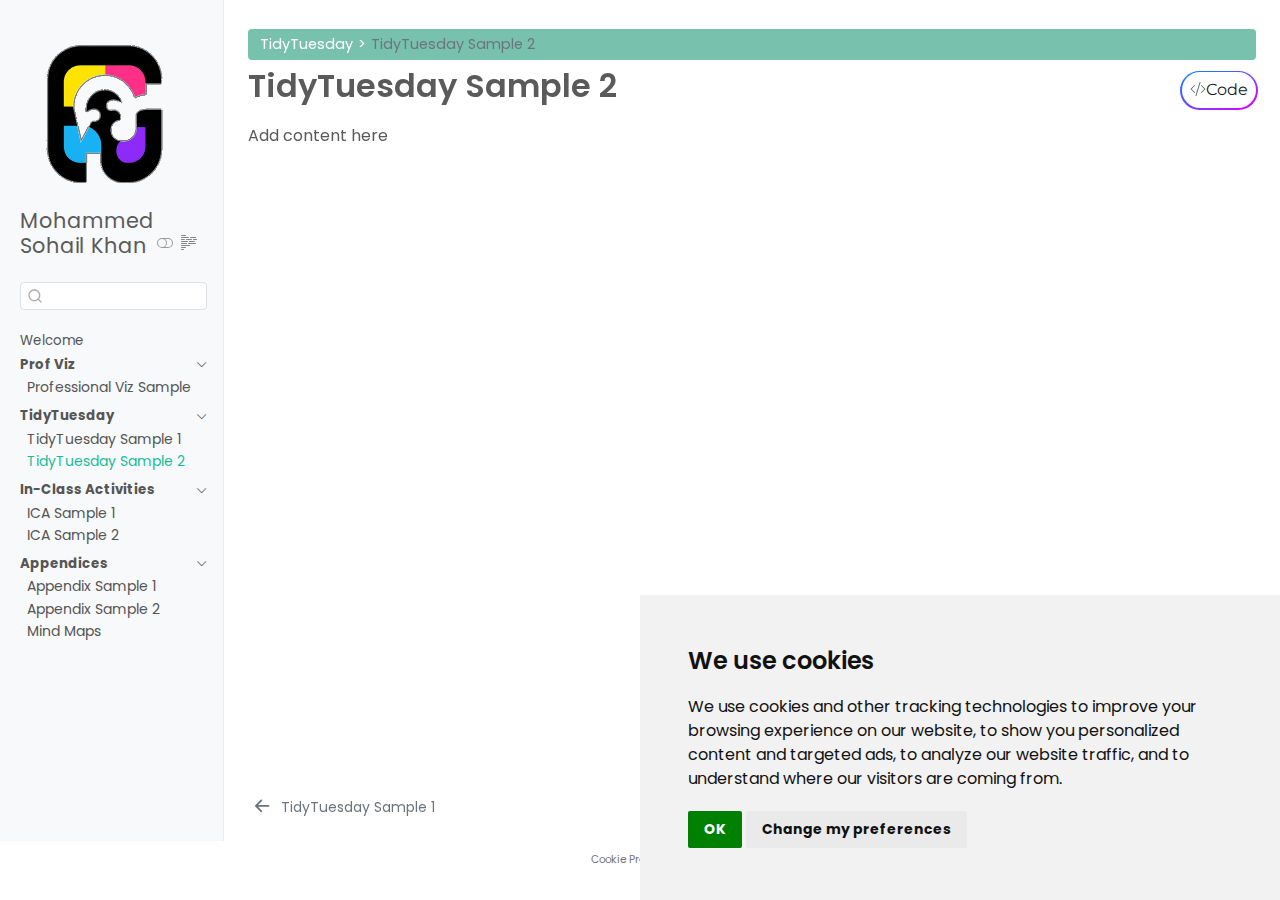
<file: src/tt/2025-07-15.html>
<!DOCTYPE html>
<html xmlns="http://www.w3.org/1999/xhtml" lang="en" xml:lang="en"><head>

<meta charset="utf-8">
<meta name="generator" content="quarto-1.6.42">

<meta name="viewport" content="width=device-width, initial-scale=1.0, user-scalable=yes">


<title>TidyTuesday Sample 2 – Sohail's Portfolio</title>
<style>
code{white-space: pre-wrap;}
span.smallcaps{font-variant: small-caps;}
div.columns{display: flex; gap: min(4vw, 1.5em);}
div.column{flex: auto; overflow-x: auto;}
div.hanging-indent{margin-left: 1.5em; text-indent: -1.5em;}
ul.task-list{list-style: none;}
ul.task-list li input[type="checkbox"] {
  width: 0.8em;
  margin: 0 0.8em 0.2em -1em; /* quarto-specific, see https://github.com/quarto-dev/quarto-cli/issues/4556 */ 
  vertical-align: middle;
}
/* CSS for syntax highlighting */
pre > code.sourceCode { white-space: pre; position: relative; }
pre > code.sourceCode > span { line-height: 1.25; }
pre > code.sourceCode > span:empty { height: 1.2em; }
.sourceCode { overflow: visible; }
code.sourceCode > span { color: inherit; text-decoration: inherit; }
div.sourceCode { margin: 1em 0; }
pre.sourceCode { margin: 0; }
@media screen {
div.sourceCode { overflow: auto; }
}
@media print {
pre > code.sourceCode { white-space: pre-wrap; }
pre > code.sourceCode > span { display: inline-block; text-indent: -5em; padding-left: 5em; }
}
pre.numberSource code
  { counter-reset: source-line 0; }
pre.numberSource code > span
  { position: relative; left: -4em; counter-increment: source-line; }
pre.numberSource code > span > a:first-child::before
  { content: counter(source-line);
    position: relative; left: -1em; text-align: right; vertical-align: baseline;
    border: none; display: inline-block;
    -webkit-touch-callout: none; -webkit-user-select: none;
    -khtml-user-select: none; -moz-user-select: none;
    -ms-user-select: none; user-select: none;
    padding: 0 4px; width: 4em;
  }
pre.numberSource { margin-left: 3em;  padding-left: 4px; }
div.sourceCode
  {   }
@media screen {
pre > code.sourceCode > span > a:first-child::before { text-decoration: underline; }
}
</style>


<script src="../../site_libs/quarto-nav/quarto-nav.js"></script>
<script src="../../site_libs/clipboard/clipboard.min.js"></script>
<script src="../../site_libs/quarto-search/autocomplete.umd.js"></script>
<script src="../../site_libs/quarto-search/fuse.min.js"></script>
<script src="../../site_libs/quarto-search/quarto-search.js"></script>
<meta name="quarto:offset" content="../../">
<link href="../../src/ica/ica-sample1.html" rel="next">
<link href="../../src/tt/2025-07-08.html" rel="prev">
<script src="../../site_libs/cookie-consent/cookie-consent.js"></script>
<link href="../../site_libs/cookie-consent/cookie-consent.css" rel="stylesheet">
<script src="../../site_libs/quarto-html/quarto.js"></script>
<script src="../../site_libs/quarto-html/popper.min.js"></script>
<script src="../../site_libs/quarto-html/tippy.umd.min.js"></script>
<script src="../../site_libs/quarto-html/anchor.min.js"></script>
<link href="../../site_libs/quarto-html/tippy.css" rel="stylesheet">
<link href="../../site_libs/quarto-html/quarto-syntax-highlighting-2f5df379a58b258e96c21c0638c20c03.css" rel="stylesheet" class="quarto-color-scheme" id="quarto-text-highlighting-styles">
<link href="../../site_libs/quarto-html/quarto-syntax-highlighting-dark-b53751a350365c71b6c909e95f209ed1.css" rel="prefetch" class="quarto-color-scheme quarto-color-alternate" id="quarto-text-highlighting-styles">
<script src="../../site_libs/bootstrap/bootstrap.min.js"></script>
<link href="../../site_libs/bootstrap/bootstrap-icons.css" rel="stylesheet">
<link href="../../site_libs/bootstrap/bootstrap-b5beb9c6f09b511d4275363e88457922.min.css" rel="stylesheet" append-hash="true" class="quarto-color-scheme" id="quarto-bootstrap" data-mode="light">
<link href="../../site_libs/bootstrap/bootstrap-dark-b69804c06607f95c73e2f03199320dba.min.css" rel="prefetch" append-hash="true" class="quarto-color-scheme quarto-color-alternate" id="quarto-bootstrap" data-mode="dark">
<script id="quarto-search-options" type="application/json">{
  "location": "sidebar",
  "copy-button": false,
  "collapse-after": 3,
  "panel-placement": "start",
  "type": "textbox",
  "limit": 50,
  "keyboard-shortcut": [
    "f",
    "/",
    "s"
  ],
  "show-item-context": false,
  "language": {
    "search-no-results-text": "No results",
    "search-matching-documents-text": "matching documents",
    "search-copy-link-title": "Copy link to search",
    "search-hide-matches-text": "Hide additional matches",
    "search-more-match-text": "more match in this document",
    "search-more-matches-text": "more matches in this document",
    "search-clear-button-title": "Clear",
    "search-text-placeholder": "",
    "search-detached-cancel-button-title": "Cancel",
    "search-submit-button-title": "Submit",
    "search-label": "Search"
  }
}</script>

<script type="text/javascript" charset="UTF-8">
document.addEventListener('DOMContentLoaded', function () {
cookieconsent.run({
  "notice_banner_type":"simple",
  "consent_type":"implied",
  "palette":"light",
  "language":"en",
  "page_load_consent_levels":["strictly-necessary","functionality","tracking","targeting"],
  "notice_banner_reject_button_hide":false,
  "preferences_center_close_button_hide":false,
  "website_name":""
  ,
"language":"en"
  });
});
</script> 
  
<style>html{ scroll-behavior: smooth; }</style>


<link rel="stylesheet" href="../../style/custom.css">
</head>

<body class="nav-sidebar docked">

<div id="quarto-search-results"></div>
  <header id="quarto-header" class="headroom fixed-top">
  <nav class="quarto-secondary-nav">
    <div class="container-fluid d-flex">
      <button type="button" class="quarto-btn-toggle btn" data-bs-toggle="collapse" role="button" data-bs-target=".quarto-sidebar-collapse-item" aria-controls="quarto-sidebar" aria-expanded="false" aria-label="Toggle sidebar navigation" onclick="if (window.quartoToggleHeadroom) { window.quartoToggleHeadroom(); }">
        <i class="bi bi-layout-text-sidebar-reverse"></i>
      </button>
        <nav class="quarto-page-breadcrumbs" aria-label="breadcrumb"><ol class="breadcrumb"><li class="breadcrumb-item"><a href="../../src/tt/2025-07-08.html">TidyTuesday</a></li><li class="breadcrumb-item"><a href="../../src/tt/2025-07-15.html"><span class="chapter-title">TidyTuesday Sample 2</span></a></li></ol></nav>
        <a class="flex-grow-1" role="navigation" data-bs-toggle="collapse" data-bs-target=".quarto-sidebar-collapse-item" aria-controls="quarto-sidebar" aria-expanded="false" aria-label="Toggle sidebar navigation" onclick="if (window.quartoToggleHeadroom) { window.quartoToggleHeadroom(); }">      
        </a>
      <button type="button" class="btn quarto-search-button" aria-label="Search" onclick="window.quartoOpenSearch();">
        <i class="bi bi-search"></i>
      </button>
    </div>
  </nav>
</header>
<!-- content -->
<div id="quarto-content" class="quarto-container page-columns page-rows-contents page-layout-full">
<!-- sidebar -->
  <nav id="quarto-sidebar" class="sidebar collapse collapse-horizontal quarto-sidebar-collapse-item sidebar-navigation docked overflow-auto">
    <div class="pt-lg-2 mt-2 text-left sidebar-header sidebar-header-stacked">
      <a href="../../index.html" class="sidebar-logo-link">
      <img src="../../assets/sidebar-logo.png" alt="" class="sidebar-logo py-0 d-lg-inline d-none">
      </a>
    <div class="sidebar-title mb-0 py-0">
      <a href="../../">Mohammed Sohail Khan</a> 
        <div class="sidebar-tools-main">
  <a href="" class="quarto-color-scheme-toggle quarto-navigation-tool  px-1" onclick="window.quartoToggleColorScheme(); return false;" title="Toggle dark mode"><i class="bi"></i></a>
  <a href="" class="quarto-reader-toggle quarto-navigation-tool px-1" onclick="window.quartoToggleReader(); return false;" title="Toggle reader mode">
  <div class="quarto-reader-toggle-btn">
  <i class="bi"></i>
  </div>
</a>
</div>
    </div>
      </div>
        <div class="mt-2 flex-shrink-0 align-items-center">
        <div class="sidebar-search">
        <div id="quarto-search" class="" title="Search"></div>
        </div>
        </div>
    <div class="sidebar-menu-container"> 
    <ul class="list-unstyled mt-1">
        <li class="sidebar-item">
  <div class="sidebar-item-container"> 
  <a href="../../index.html" class="sidebar-item-text sidebar-link">
 <span class="menu-text">Welcome</span></a>
  </div>
</li>
        <li class="sidebar-item sidebar-item-section">
      <div class="sidebar-item-container"> 
            <a class="sidebar-item-text sidebar-link text-start" data-bs-toggle="collapse" data-bs-target="#quarto-sidebar-section-1" role="navigation" aria-expanded="true">
 <span class="menu-text">Prof Viz</span></a>
          <a class="sidebar-item-toggle text-start" data-bs-toggle="collapse" data-bs-target="#quarto-sidebar-section-1" role="navigation" aria-expanded="true" aria-label="Toggle section">
            <i class="bi bi-chevron-right ms-2"></i>
          </a> 
      </div>
      <ul id="quarto-sidebar-section-1" class="collapse list-unstyled sidebar-section depth1 show">  
          <li class="sidebar-item">
  <div class="sidebar-item-container"> 
  <a href="../../src/pv/pv-01.html" class="sidebar-item-text sidebar-link"><span class="chapter-title">Professional Viz Sample</span></a>
  </div>
</li>
      </ul>
  </li>
        <li class="sidebar-item sidebar-item-section">
      <div class="sidebar-item-container"> 
            <a class="sidebar-item-text sidebar-link text-start" data-bs-toggle="collapse" data-bs-target="#quarto-sidebar-section-2" role="navigation" aria-expanded="true">
 <span class="menu-text">TidyTuesday</span></a>
          <a class="sidebar-item-toggle text-start" data-bs-toggle="collapse" data-bs-target="#quarto-sidebar-section-2" role="navigation" aria-expanded="true" aria-label="Toggle section">
            <i class="bi bi-chevron-right ms-2"></i>
          </a> 
      </div>
      <ul id="quarto-sidebar-section-2" class="collapse list-unstyled sidebar-section depth1 show">  
          <li class="sidebar-item">
  <div class="sidebar-item-container"> 
  <a href="../../src/tt/2025-07-08.html" class="sidebar-item-text sidebar-link"><span class="chapter-title">TidyTuesday Sample 1</span></a>
  </div>
</li>
          <li class="sidebar-item">
  <div class="sidebar-item-container"> 
  <a href="../../src/tt/2025-07-15.html" class="sidebar-item-text sidebar-link active"><span class="chapter-title">TidyTuesday Sample 2</span></a>
  </div>
</li>
      </ul>
  </li>
        <li class="sidebar-item sidebar-item-section">
      <div class="sidebar-item-container"> 
            <a class="sidebar-item-text sidebar-link text-start" data-bs-toggle="collapse" data-bs-target="#quarto-sidebar-section-3" role="navigation" aria-expanded="true">
 <span class="menu-text">In-Class Activities</span></a>
          <a class="sidebar-item-toggle text-start" data-bs-toggle="collapse" data-bs-target="#quarto-sidebar-section-3" role="navigation" aria-expanded="true" aria-label="Toggle section">
            <i class="bi bi-chevron-right ms-2"></i>
          </a> 
      </div>
      <ul id="quarto-sidebar-section-3" class="collapse list-unstyled sidebar-section depth1 show">  
          <li class="sidebar-item">
  <div class="sidebar-item-container"> 
  <a href="../../src/ica/ica-sample1.html" class="sidebar-item-text sidebar-link"><span class="chapter-title">ICA Sample 1</span></a>
  </div>
</li>
          <li class="sidebar-item">
  <div class="sidebar-item-container"> 
  <a href="../../src/ica/ica-sample2.html" class="sidebar-item-text sidebar-link"><span class="chapter-title">ICA Sample 2</span></a>
  </div>
</li>
      </ul>
  </li>
        <li class="sidebar-item sidebar-item-section">
      <div class="sidebar-item-container"> 
            <a class="sidebar-item-text sidebar-link text-start" data-bs-toggle="collapse" data-bs-target="#quarto-sidebar-section-4" role="navigation" aria-expanded="true">
 <span class="menu-text">Appendices</span></a>
          <a class="sidebar-item-toggle text-start" data-bs-toggle="collapse" data-bs-target="#quarto-sidebar-section-4" role="navigation" aria-expanded="true" aria-label="Toggle section">
            <i class="bi bi-chevron-right ms-2"></i>
          </a> 
      </div>
      <ul id="quarto-sidebar-section-4" class="collapse list-unstyled sidebar-section depth1 show">  
          <li class="sidebar-item">
  <div class="sidebar-item-container"> 
  <a href="../../src/appx/appx-sample1.html" class="sidebar-item-text sidebar-link"><span class="chapter-title">Appendix Sample 1</span></a>
  </div>
</li>
          <li class="sidebar-item">
  <div class="sidebar-item-container"> 
  <a href="../../src/appx/appx-sample2.html" class="sidebar-item-text sidebar-link"><span class="chapter-title">Appendix Sample 2</span></a>
  </div>
</li>
          <li class="sidebar-item">
  <div class="sidebar-item-container"> 
  <a href="../../mm/mm.html" class="sidebar-item-text sidebar-link"><span class="chapter-title">Mind Maps</span></a>
  </div>
</li>
      </ul>
  </li>
    </ul>
    </div>
</nav>
<div id="quarto-sidebar-glass" class="quarto-sidebar-collapse-item" data-bs-toggle="collapse" data-bs-target=".quarto-sidebar-collapse-item"></div>
<!-- margin-sidebar -->
    <div id="quarto-margin-sidebar" class="sidebar margin-sidebar zindex-bottom">
        
    </div>
<!-- main -->
<main class="content column-page-right" id="quarto-document-content">

<header id="title-block-header" class="quarto-title-block default"><nav class="quarto-page-breadcrumbs quarto-title-breadcrumbs d-none d-lg-block" aria-label="breadcrumb"><ol class="breadcrumb"><li class="breadcrumb-item"><a href="../../src/tt/2025-07-08.html">TidyTuesday</a></li><li class="breadcrumb-item"><a href="../../src/tt/2025-07-15.html"><span class="chapter-title">TidyTuesday Sample 2</span></a></li></ol></nav>
<div class="quarto-title">
<div class="quarto-title-block"><div><h1 class="title"><span class="chapter-title">TidyTuesday Sample 2</span></h1><button type="button" class="btn code-tools-button" id="quarto-code-tools-source"><i class="bi"></i> Code</button></div></div>
</div>



<div class="quarto-title-meta column-page-right">

    
  
    
  </div>
  


</header>


<p>Add content here</p>


<!-- -->


</main> <!-- /main -->
<script id="quarto-html-after-body" type="application/javascript">
window.document.addEventListener("DOMContentLoaded", function (event) {
  const toggleBodyColorMode = (bsSheetEl) => {
    const mode = bsSheetEl.getAttribute("data-mode");
    const bodyEl = window.document.querySelector("body");
    if (mode === "dark") {
      bodyEl.classList.add("quarto-dark");
      bodyEl.classList.remove("quarto-light");
    } else {
      bodyEl.classList.add("quarto-light");
      bodyEl.classList.remove("quarto-dark");
    }
  }
  const toggleBodyColorPrimary = () => {
    const bsSheetEl = window.document.querySelector("link#quarto-bootstrap");
    if (bsSheetEl) {
      toggleBodyColorMode(bsSheetEl);
    }
  }
  toggleBodyColorPrimary();  
  const disableStylesheet = (stylesheets) => {
    for (let i=0; i < stylesheets.length; i++) {
      const stylesheet = stylesheets[i];
      stylesheet.rel = 'prefetch';
    }
  }
  const enableStylesheet = (stylesheets) => {
    for (let i=0; i < stylesheets.length; i++) {
      const stylesheet = stylesheets[i];
      stylesheet.rel = 'stylesheet';
    }
  }
  const manageTransitions = (selector, allowTransitions) => {
    const els = window.document.querySelectorAll(selector);
    for (let i=0; i < els.length; i++) {
      const el = els[i];
      if (allowTransitions) {
        el.classList.remove('notransition');
      } else {
        el.classList.add('notransition');
      }
    }
  }
  const toggleGiscusIfUsed = (isAlternate, darkModeDefault) => {
    const baseTheme = document.querySelector('#giscus-base-theme')?.value ?? 'light';
    const alternateTheme = document.querySelector('#giscus-alt-theme')?.value ?? 'dark';
    let newTheme = '';
    if(darkModeDefault) {
      newTheme = isAlternate ? baseTheme : alternateTheme;
    } else {
      newTheme = isAlternate ? alternateTheme : baseTheme;
    }
    const changeGiscusTheme = () => {
      // From: https://github.com/giscus/giscus/issues/336
      const sendMessage = (message) => {
        const iframe = document.querySelector('iframe.giscus-frame');
        if (!iframe) return;
        iframe.contentWindow.postMessage({ giscus: message }, 'https://giscus.app');
      }
      sendMessage({
        setConfig: {
          theme: newTheme
        }
      });
    }
    const isGiscussLoaded = window.document.querySelector('iframe.giscus-frame') !== null;
    if (isGiscussLoaded) {
      changeGiscusTheme();
    }
  }
  const toggleColorMode = (alternate) => {
    // Switch the stylesheets
    const alternateStylesheets = window.document.querySelectorAll('link.quarto-color-scheme.quarto-color-alternate');
    manageTransitions('#quarto-margin-sidebar .nav-link', false);
    if (alternate) {
      enableStylesheet(alternateStylesheets);
      for (const sheetNode of alternateStylesheets) {
        if (sheetNode.id === "quarto-bootstrap") {
          toggleBodyColorMode(sheetNode);
        }
      }
    } else {
      disableStylesheet(alternateStylesheets);
      toggleBodyColorPrimary();
    }
    manageTransitions('#quarto-margin-sidebar .nav-link', true);
    // Switch the toggles
    const toggles = window.document.querySelectorAll('.quarto-color-scheme-toggle');
    for (let i=0; i < toggles.length; i++) {
      const toggle = toggles[i];
      if (toggle) {
        if (alternate) {
          toggle.classList.add("alternate");     
        } else {
          toggle.classList.remove("alternate");
        }
      }
    }
    // Hack to workaround the fact that safari doesn't
    // properly recolor the scrollbar when toggling (#1455)
    if (navigator.userAgent.indexOf('Safari') > 0 && navigator.userAgent.indexOf('Chrome') == -1) {
      manageTransitions("body", false);
      window.scrollTo(0, 1);
      setTimeout(() => {
        window.scrollTo(0, 0);
        manageTransitions("body", true);
      }, 40);  
    }
  }
  const isFileUrl = () => { 
    return window.location.protocol === 'file:';
  }
  const hasAlternateSentinel = () => {  
    let styleSentinel = getColorSchemeSentinel();
    if (styleSentinel !== null) {
      return styleSentinel === "alternate";
    } else {
      return false;
    }
  }
  const setStyleSentinel = (alternate) => {
    const value = alternate ? "alternate" : "default";
    if (!isFileUrl()) {
      window.localStorage.setItem("quarto-color-scheme", value);
    } else {
      localAlternateSentinel = value;
    }
  }
  const getColorSchemeSentinel = () => {
    if (!isFileUrl()) {
      const storageValue = window.localStorage.getItem("quarto-color-scheme");
      return storageValue != null ? storageValue : localAlternateSentinel;
    } else {
      return localAlternateSentinel;
    }
  }
  const darkModeDefault = false;
  let localAlternateSentinel = darkModeDefault ? 'alternate' : 'default';
  // Dark / light mode switch
  window.quartoToggleColorScheme = () => {
    // Read the current dark / light value 
    let toAlternate = !hasAlternateSentinel();
    toggleColorMode(toAlternate);
    setStyleSentinel(toAlternate);
    toggleGiscusIfUsed(toAlternate, darkModeDefault);
  };
  // Ensure there is a toggle, if there isn't float one in the top right
  if (window.document.querySelector('.quarto-color-scheme-toggle') === null) {
    const a = window.document.createElement('a');
    a.classList.add('top-right');
    a.classList.add('quarto-color-scheme-toggle');
    a.href = "";
    a.onclick = function() { try { window.quartoToggleColorScheme(); } catch {} return false; };
    const i = window.document.createElement("i");
    i.classList.add('bi');
    a.appendChild(i);
    window.document.body.appendChild(a);
  }
  // Switch to dark mode if need be
  if (hasAlternateSentinel()) {
    toggleColorMode(true);
  } else {
    toggleColorMode(false);
  }
  const icon = "";
  const anchorJS = new window.AnchorJS();
  anchorJS.options = {
    placement: 'right',
    icon: icon
  };
  anchorJS.add('.anchored');
  const isCodeAnnotation = (el) => {
    for (const clz of el.classList) {
      if (clz.startsWith('code-annotation-')) {                     
        return true;
      }
    }
    return false;
  }
  const onCopySuccess = function(e) {
    // button target
    const button = e.trigger;
    // don't keep focus
    button.blur();
    // flash "checked"
    button.classList.add('code-copy-button-checked');
    var currentTitle = button.getAttribute("title");
    button.setAttribute("title", "Copied!");
    let tooltip;
    if (window.bootstrap) {
      button.setAttribute("data-bs-toggle", "tooltip");
      button.setAttribute("data-bs-placement", "left");
      button.setAttribute("data-bs-title", "Copied!");
      tooltip = new bootstrap.Tooltip(button, 
        { trigger: "manual", 
          customClass: "code-copy-button-tooltip",
          offset: [0, -8]});
      tooltip.show();    
    }
    setTimeout(function() {
      if (tooltip) {
        tooltip.hide();
        button.removeAttribute("data-bs-title");
        button.removeAttribute("data-bs-toggle");
        button.removeAttribute("data-bs-placement");
      }
      button.setAttribute("title", currentTitle);
      button.classList.remove('code-copy-button-checked');
    }, 1000);
    // clear code selection
    e.clearSelection();
  }
  const getTextToCopy = function(trigger) {
      const codeEl = trigger.previousElementSibling.cloneNode(true);
      for (const childEl of codeEl.children) {
        if (isCodeAnnotation(childEl)) {
          childEl.remove();
        }
      }
      return codeEl.innerText;
  }
  const clipboard = new window.ClipboardJS('.code-copy-button:not([data-in-quarto-modal])', {
    text: getTextToCopy
  });
  clipboard.on('success', onCopySuccess);
  if (window.document.getElementById('quarto-embedded-source-code-modal')) {
    const clipboardModal = new window.ClipboardJS('.code-copy-button[data-in-quarto-modal]', {
      text: getTextToCopy,
      container: window.document.getElementById('quarto-embedded-source-code-modal')
    });
    clipboardModal.on('success', onCopySuccess);
  }
  const viewSource = window.document.getElementById('quarto-view-source') ||
                     window.document.getElementById('quarto-code-tools-source');
  if (viewSource) {
    const sourceUrl = viewSource.getAttribute("data-quarto-source-url");
    viewSource.addEventListener("click", function(e) {
      if (sourceUrl) {
        // rstudio viewer pane
        if (/\bcapabilities=\b/.test(window.location)) {
          window.open(sourceUrl);
        } else {
          window.location.href = sourceUrl;
        }
      } else {
        const modal = new bootstrap.Modal(document.getElementById('quarto-embedded-source-code-modal'));
        modal.show();
      }
      return false;
    });
  }
  function toggleCodeHandler(show) {
    return function(e) {
      const detailsSrc = window.document.querySelectorAll(".cell > details > .sourceCode");
      for (let i=0; i<detailsSrc.length; i++) {
        const details = detailsSrc[i].parentElement;
        if (show) {
          details.open = true;
        } else {
          details.removeAttribute("open");
        }
      }
      const cellCodeDivs = window.document.querySelectorAll(".cell > .sourceCode");
      const fromCls = show ? "hidden" : "unhidden";
      const toCls = show ? "unhidden" : "hidden";
      for (let i=0; i<cellCodeDivs.length; i++) {
        const codeDiv = cellCodeDivs[i];
        if (codeDiv.classList.contains(fromCls)) {
          codeDiv.classList.remove(fromCls);
          codeDiv.classList.add(toCls);
        } 
      }
      return false;
    }
  }
  const hideAllCode = window.document.getElementById("quarto-hide-all-code");
  if (hideAllCode) {
    hideAllCode.addEventListener("click", toggleCodeHandler(false));
  }
  const showAllCode = window.document.getElementById("quarto-show-all-code");
  if (showAllCode) {
    showAllCode.addEventListener("click", toggleCodeHandler(true));
  }
    var localhostRegex = new RegExp(/^(?:http|https):\/\/localhost\:?[0-9]*\//);
    var mailtoRegex = new RegExp(/^mailto:/);
      var filterRegex = new RegExp('/' + window.location.host + '/');
    var isInternal = (href) => {
        return filterRegex.test(href) || localhostRegex.test(href) || mailtoRegex.test(href);
    }
    // Inspect non-navigation links and adorn them if external
 	var links = window.document.querySelectorAll('a[href]:not(.nav-link):not(.navbar-brand):not(.toc-action):not(.sidebar-link):not(.sidebar-item-toggle):not(.pagination-link):not(.no-external):not([aria-hidden]):not(.dropdown-item):not(.quarto-navigation-tool):not(.about-link)');
    for (var i=0; i<links.length; i++) {
      const link = links[i];
      if (!isInternal(link.href)) {
        // undo the damage that might have been done by quarto-nav.js in the case of
        // links that we want to consider external
        if (link.dataset.originalHref !== undefined) {
          link.href = link.dataset.originalHref;
        }
          // target, if specified
          link.setAttribute("target", "_blank");
          if (link.getAttribute("rel") === null) {
            link.setAttribute("rel", "noopener");
          }
      }
    }
  function tippyHover(el, contentFn, onTriggerFn, onUntriggerFn) {
    const config = {
      allowHTML: true,
      maxWidth: 500,
      delay: 100,
      arrow: false,
      appendTo: function(el) {
          return el.parentElement;
      },
      interactive: true,
      interactiveBorder: 10,
      theme: 'quarto',
      placement: 'bottom-start',
    };
    if (contentFn) {
      config.content = contentFn;
    }
    if (onTriggerFn) {
      config.onTrigger = onTriggerFn;
    }
    if (onUntriggerFn) {
      config.onUntrigger = onUntriggerFn;
    }
    window.tippy(el, config); 
  }
  const noterefs = window.document.querySelectorAll('a[role="doc-noteref"]');
  for (var i=0; i<noterefs.length; i++) {
    const ref = noterefs[i];
    tippyHover(ref, function() {
      // use id or data attribute instead here
      let href = ref.getAttribute('data-footnote-href') || ref.getAttribute('href');
      try { href = new URL(href).hash; } catch {}
      const id = href.replace(/^#\/?/, "");
      const note = window.document.getElementById(id);
      if (note) {
        return note.innerHTML;
      } else {
        return "";
      }
    });
  }
  const xrefs = window.document.querySelectorAll('a.quarto-xref');
  const processXRef = (id, note) => {
    // Strip column container classes
    const stripColumnClz = (el) => {
      el.classList.remove("page-full", "page-columns");
      if (el.children) {
        for (const child of el.children) {
          stripColumnClz(child);
        }
      }
    }
    stripColumnClz(note)
    if (id === null || id.startsWith('sec-')) {
      // Special case sections, only their first couple elements
      const container = document.createElement("div");
      if (note.children && note.children.length > 2) {
        container.appendChild(note.children[0].cloneNode(true));
        for (let i = 1; i < note.children.length; i++) {
          const child = note.children[i];
          if (child.tagName === "P" && child.innerText === "") {
            continue;
          } else {
            container.appendChild(child.cloneNode(true));
            break;
          }
        }
        if (window.Quarto?.typesetMath) {
          window.Quarto.typesetMath(container);
        }
        return container.innerHTML
      } else {
        if (window.Quarto?.typesetMath) {
          window.Quarto.typesetMath(note);
        }
        return note.innerHTML;
      }
    } else {
      // Remove any anchor links if they are present
      const anchorLink = note.querySelector('a.anchorjs-link');
      if (anchorLink) {
        anchorLink.remove();
      }
      if (window.Quarto?.typesetMath) {
        window.Quarto.typesetMath(note);
      }
      if (note.classList.contains("callout")) {
        return note.outerHTML;
      } else {
        return note.innerHTML;
      }
    }
  }
  for (var i=0; i<xrefs.length; i++) {
    const xref = xrefs[i];
    tippyHover(xref, undefined, function(instance) {
      instance.disable();
      let url = xref.getAttribute('href');
      let hash = undefined; 
      if (url.startsWith('#')) {
        hash = url;
      } else {
        try { hash = new URL(url).hash; } catch {}
      }
      if (hash) {
        const id = hash.replace(/^#\/?/, "");
        const note = window.document.getElementById(id);
        if (note !== null) {
          try {
            const html = processXRef(id, note.cloneNode(true));
            instance.setContent(html);
          } finally {
            instance.enable();
            instance.show();
          }
        } else {
          // See if we can fetch this
          fetch(url.split('#')[0])
          .then(res => res.text())
          .then(html => {
            const parser = new DOMParser();
            const htmlDoc = parser.parseFromString(html, "text/html");
            const note = htmlDoc.getElementById(id);
            if (note !== null) {
              const html = processXRef(id, note);
              instance.setContent(html);
            } 
          }).finally(() => {
            instance.enable();
            instance.show();
          });
        }
      } else {
        // See if we can fetch a full url (with no hash to target)
        // This is a special case and we should probably do some content thinning / targeting
        fetch(url)
        .then(res => res.text())
        .then(html => {
          const parser = new DOMParser();
          const htmlDoc = parser.parseFromString(html, "text/html");
          const note = htmlDoc.querySelector('main.content');
          if (note !== null) {
            // This should only happen for chapter cross references
            // (since there is no id in the URL)
            // remove the first header
            if (note.children.length > 0 && note.children[0].tagName === "HEADER") {
              note.children[0].remove();
            }
            const html = processXRef(null, note);
            instance.setContent(html);
          } 
        }).finally(() => {
          instance.enable();
          instance.show();
        });
      }
    }, function(instance) {
    });
  }
      let selectedAnnoteEl;
      const selectorForAnnotation = ( cell, annotation) => {
        let cellAttr = 'data-code-cell="' + cell + '"';
        let lineAttr = 'data-code-annotation="' +  annotation + '"';
        const selector = 'span[' + cellAttr + '][' + lineAttr + ']';
        return selector;
      }
      const selectCodeLines = (annoteEl) => {
        const doc = window.document;
        const targetCell = annoteEl.getAttribute("data-target-cell");
        const targetAnnotation = annoteEl.getAttribute("data-target-annotation");
        const annoteSpan = window.document.querySelector(selectorForAnnotation(targetCell, targetAnnotation));
        const lines = annoteSpan.getAttribute("data-code-lines").split(",");
        const lineIds = lines.map((line) => {
          return targetCell + "-" + line;
        })
        let top = null;
        let height = null;
        let parent = null;
        if (lineIds.length > 0) {
            //compute the position of the single el (top and bottom and make a div)
            const el = window.document.getElementById(lineIds[0]);
            top = el.offsetTop;
            height = el.offsetHeight;
            parent = el.parentElement.parentElement;
          if (lineIds.length > 1) {
            const lastEl = window.document.getElementById(lineIds[lineIds.length - 1]);
            const bottom = lastEl.offsetTop + lastEl.offsetHeight;
            height = bottom - top;
          }
          if (top !== null && height !== null && parent !== null) {
            // cook up a div (if necessary) and position it 
            let div = window.document.getElementById("code-annotation-line-highlight");
            if (div === null) {
              div = window.document.createElement("div");
              div.setAttribute("id", "code-annotation-line-highlight");
              div.style.position = 'absolute';
              parent.appendChild(div);
            }
            div.style.top = top - 2 + "px";
            div.style.height = height + 4 + "px";
            div.style.left = 0;
            let gutterDiv = window.document.getElementById("code-annotation-line-highlight-gutter");
            if (gutterDiv === null) {
              gutterDiv = window.document.createElement("div");
              gutterDiv.setAttribute("id", "code-annotation-line-highlight-gutter");
              gutterDiv.style.position = 'absolute';
              const codeCell = window.document.getElementById(targetCell);
              const gutter = codeCell.querySelector('.code-annotation-gutter');
              gutter.appendChild(gutterDiv);
            }
            gutterDiv.style.top = top - 2 + "px";
            gutterDiv.style.height = height + 4 + "px";
          }
          selectedAnnoteEl = annoteEl;
        }
      };
      const unselectCodeLines = () => {
        const elementsIds = ["code-annotation-line-highlight", "code-annotation-line-highlight-gutter"];
        elementsIds.forEach((elId) => {
          const div = window.document.getElementById(elId);
          if (div) {
            div.remove();
          }
        });
        selectedAnnoteEl = undefined;
      };
        // Handle positioning of the toggle
    window.addEventListener(
      "resize",
      throttle(() => {
        elRect = undefined;
        if (selectedAnnoteEl) {
          selectCodeLines(selectedAnnoteEl);
        }
      }, 10)
    );
    function throttle(fn, ms) {
    let throttle = false;
    let timer;
      return (...args) => {
        if(!throttle) { // first call gets through
            fn.apply(this, args);
            throttle = true;
        } else { // all the others get throttled
            if(timer) clearTimeout(timer); // cancel #2
            timer = setTimeout(() => {
              fn.apply(this, args);
              timer = throttle = false;
            }, ms);
        }
      };
    }
      // Attach click handler to the DT
      const annoteDls = window.document.querySelectorAll('dt[data-target-cell]');
      for (const annoteDlNode of annoteDls) {
        annoteDlNode.addEventListener('click', (event) => {
          const clickedEl = event.target;
          if (clickedEl !== selectedAnnoteEl) {
            unselectCodeLines();
            const activeEl = window.document.querySelector('dt[data-target-cell].code-annotation-active');
            if (activeEl) {
              activeEl.classList.remove('code-annotation-active');
            }
            selectCodeLines(clickedEl);
            clickedEl.classList.add('code-annotation-active');
          } else {
            // Unselect the line
            unselectCodeLines();
            clickedEl.classList.remove('code-annotation-active');
          }
        });
      }
  const findCites = (el) => {
    const parentEl = el.parentElement;
    if (parentEl) {
      const cites = parentEl.dataset.cites;
      if (cites) {
        return {
          el,
          cites: cites.split(' ')
        };
      } else {
        return findCites(el.parentElement)
      }
    } else {
      return undefined;
    }
  };
  var bibliorefs = window.document.querySelectorAll('a[role="doc-biblioref"]');
  for (var i=0; i<bibliorefs.length; i++) {
    const ref = bibliorefs[i];
    const citeInfo = findCites(ref);
    if (citeInfo) {
      tippyHover(citeInfo.el, function() {
        var popup = window.document.createElement('div');
        citeInfo.cites.forEach(function(cite) {
          var citeDiv = window.document.createElement('div');
          citeDiv.classList.add('hanging-indent');
          citeDiv.classList.add('csl-entry');
          var biblioDiv = window.document.getElementById('ref-' + cite);
          if (biblioDiv) {
            citeDiv.innerHTML = biblioDiv.innerHTML;
          }
          popup.appendChild(citeDiv);
        });
        return popup.innerHTML;
      });
    }
  }
});
</script>
<nav class="page-navigation column-page-right">
  <div class="nav-page nav-page-previous">
      <a href="../../src/tt/2025-07-08.html" class="pagination-link" aria-label="TidyTuesday Sample 1">
        <i class="bi bi-arrow-left-short"></i> <span class="nav-page-text"><span class="chapter-title">TidyTuesday Sample 1</span></span>
      </a>          
  </div>
  <div class="nav-page nav-page-next">
      <a href="../../src/ica/ica-sample1.html" class="pagination-link" aria-label="ICA Sample 1">
        <span class="nav-page-text"><span class="chapter-title">ICA Sample 1</span></span> <i class="bi bi-arrow-right-short"></i>
      </a>
  </div>
</nav><div class="modal fade" id="quarto-embedded-source-code-modal" tabindex="-1" aria-labelledby="quarto-embedded-source-code-modal-label" aria-hidden="true"><div class="modal-dialog modal-dialog-scrollable"><div class="modal-content"><div class="modal-header"><h5 class="modal-title" id="quarto-embedded-source-code-modal-label">Source Code</h5><button class="btn-close" data-bs-dismiss="modal"></button></div><div class="modal-body"><div class="">
<div class="sourceCode" id="cb1" data-shortcodes="false"><pre class="sourceCode numberSource markdown number-lines code-with-copy"><code class="sourceCode markdown"><span id="cb1-1"><a href="#cb1-1"></a><span class="co">---</span></span>
<span id="cb1-2"><a href="#cb1-2"></a><span class="an">title:</span><span class="co"> "TidyTuesday Sample 2"</span></span>
<span id="cb1-3"><a href="#cb1-3"></a><span class="co">---</span></span>
<span id="cb1-4"><a href="#cb1-4"></a></span>
<span id="cb1-5"><a href="#cb1-5"></a>Add content here</span></code><button title="Copy to Clipboard" class="code-copy-button" data-in-quarto-modal=""><i class="bi"></i></button></pre></div>
</div></div></div></div></div>
</div> <!-- /content -->
<footer class="footer">
  <div class="nav-footer">
    <div class="nav-footer-left">
      &nbsp;
    </div>   
    <div class="nav-footer-center">

<div class="cookie-consent-footer"><a href="#" id="open_preferences_center">Cookie Preferences</a></div></div>
    <div class="nav-footer-right">
      &nbsp;
    </div>
  </div>
</footer>




<script src="../../site_libs/quarto-html/zenscroll-min.js"></script>
</body></html>
</file>
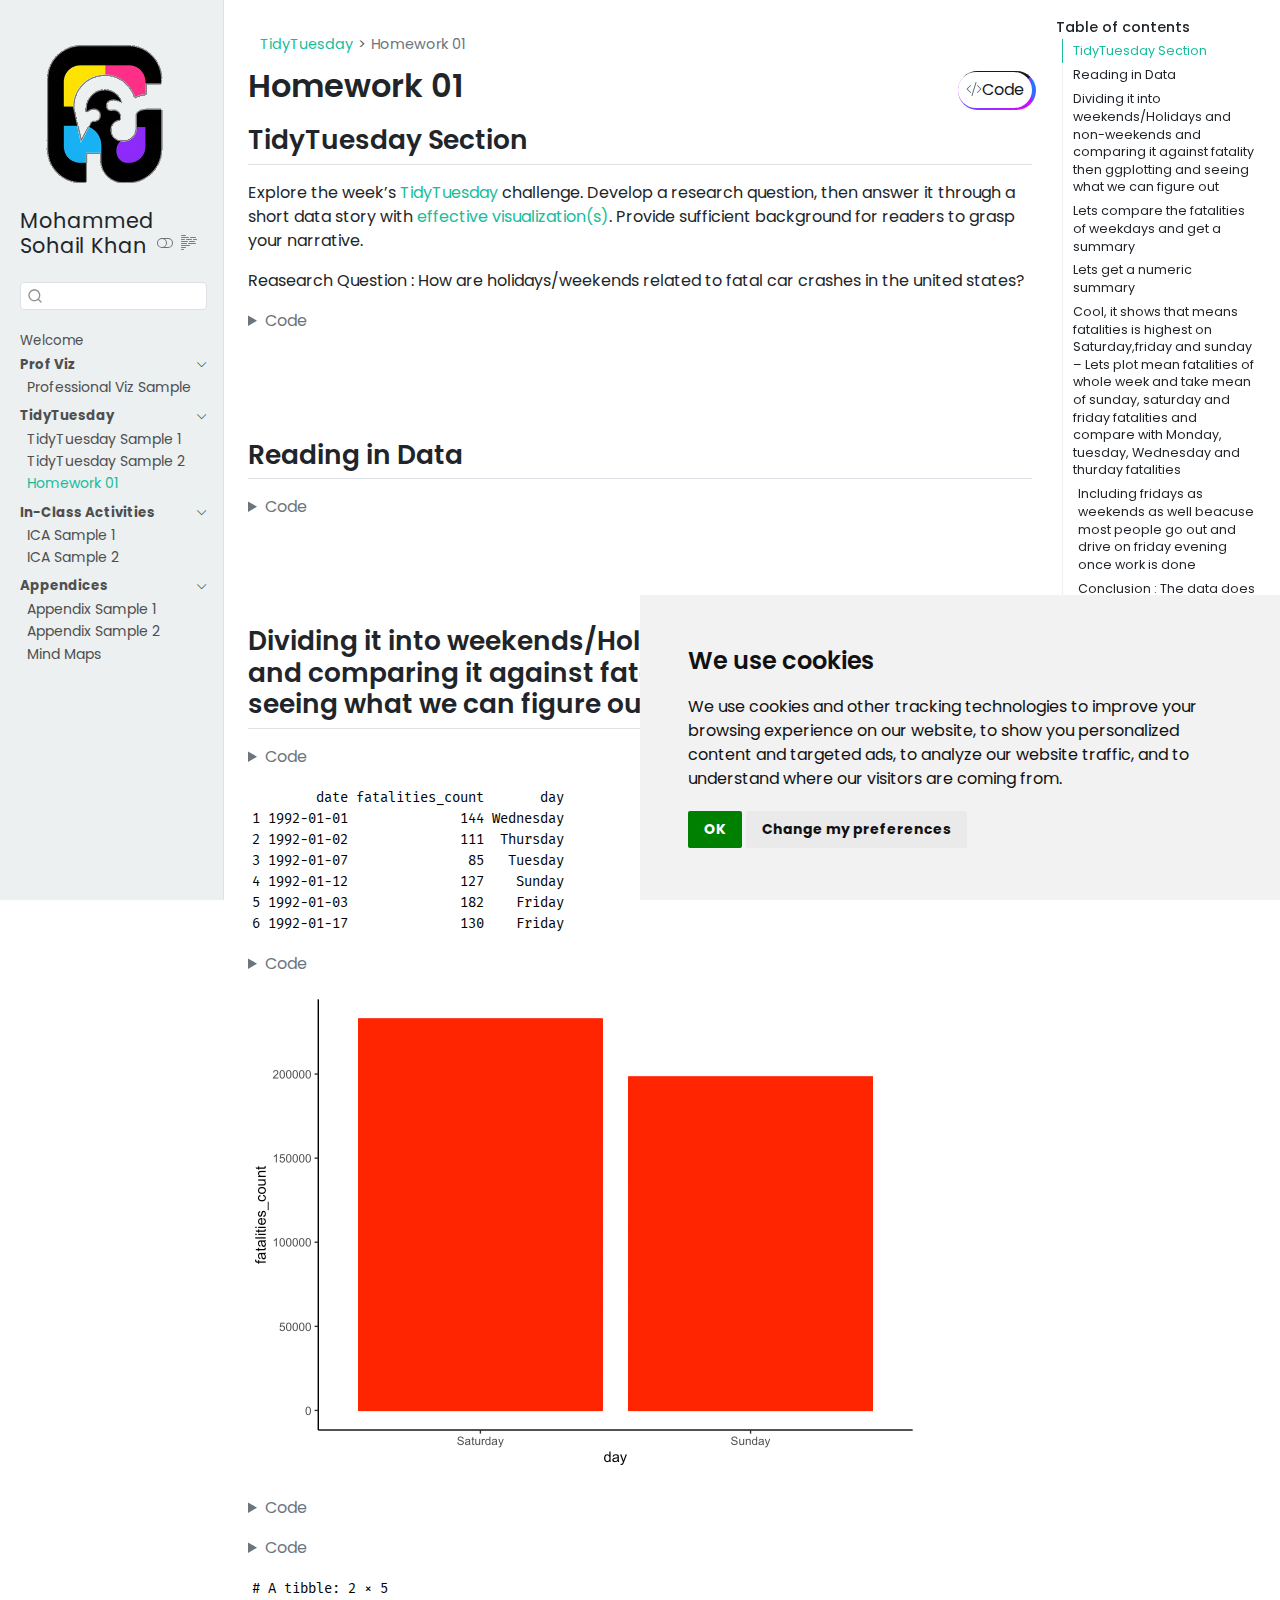
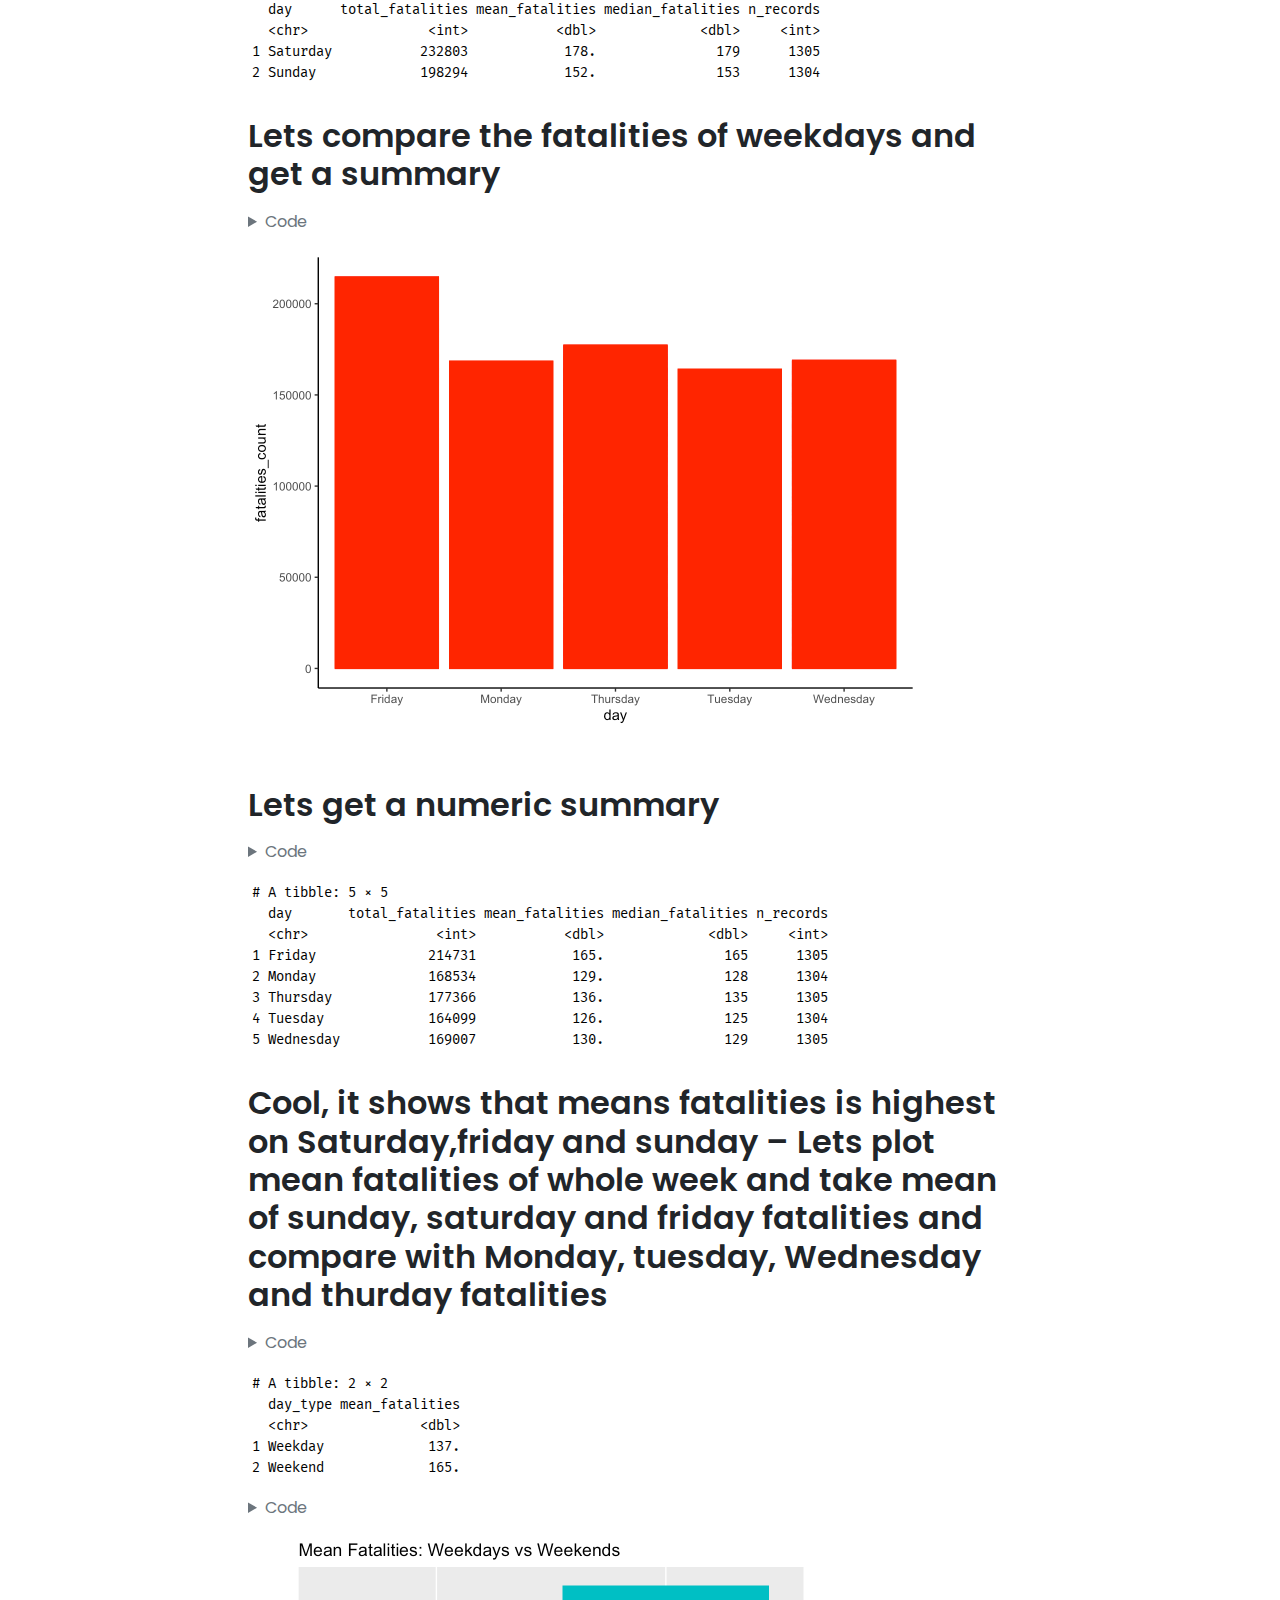
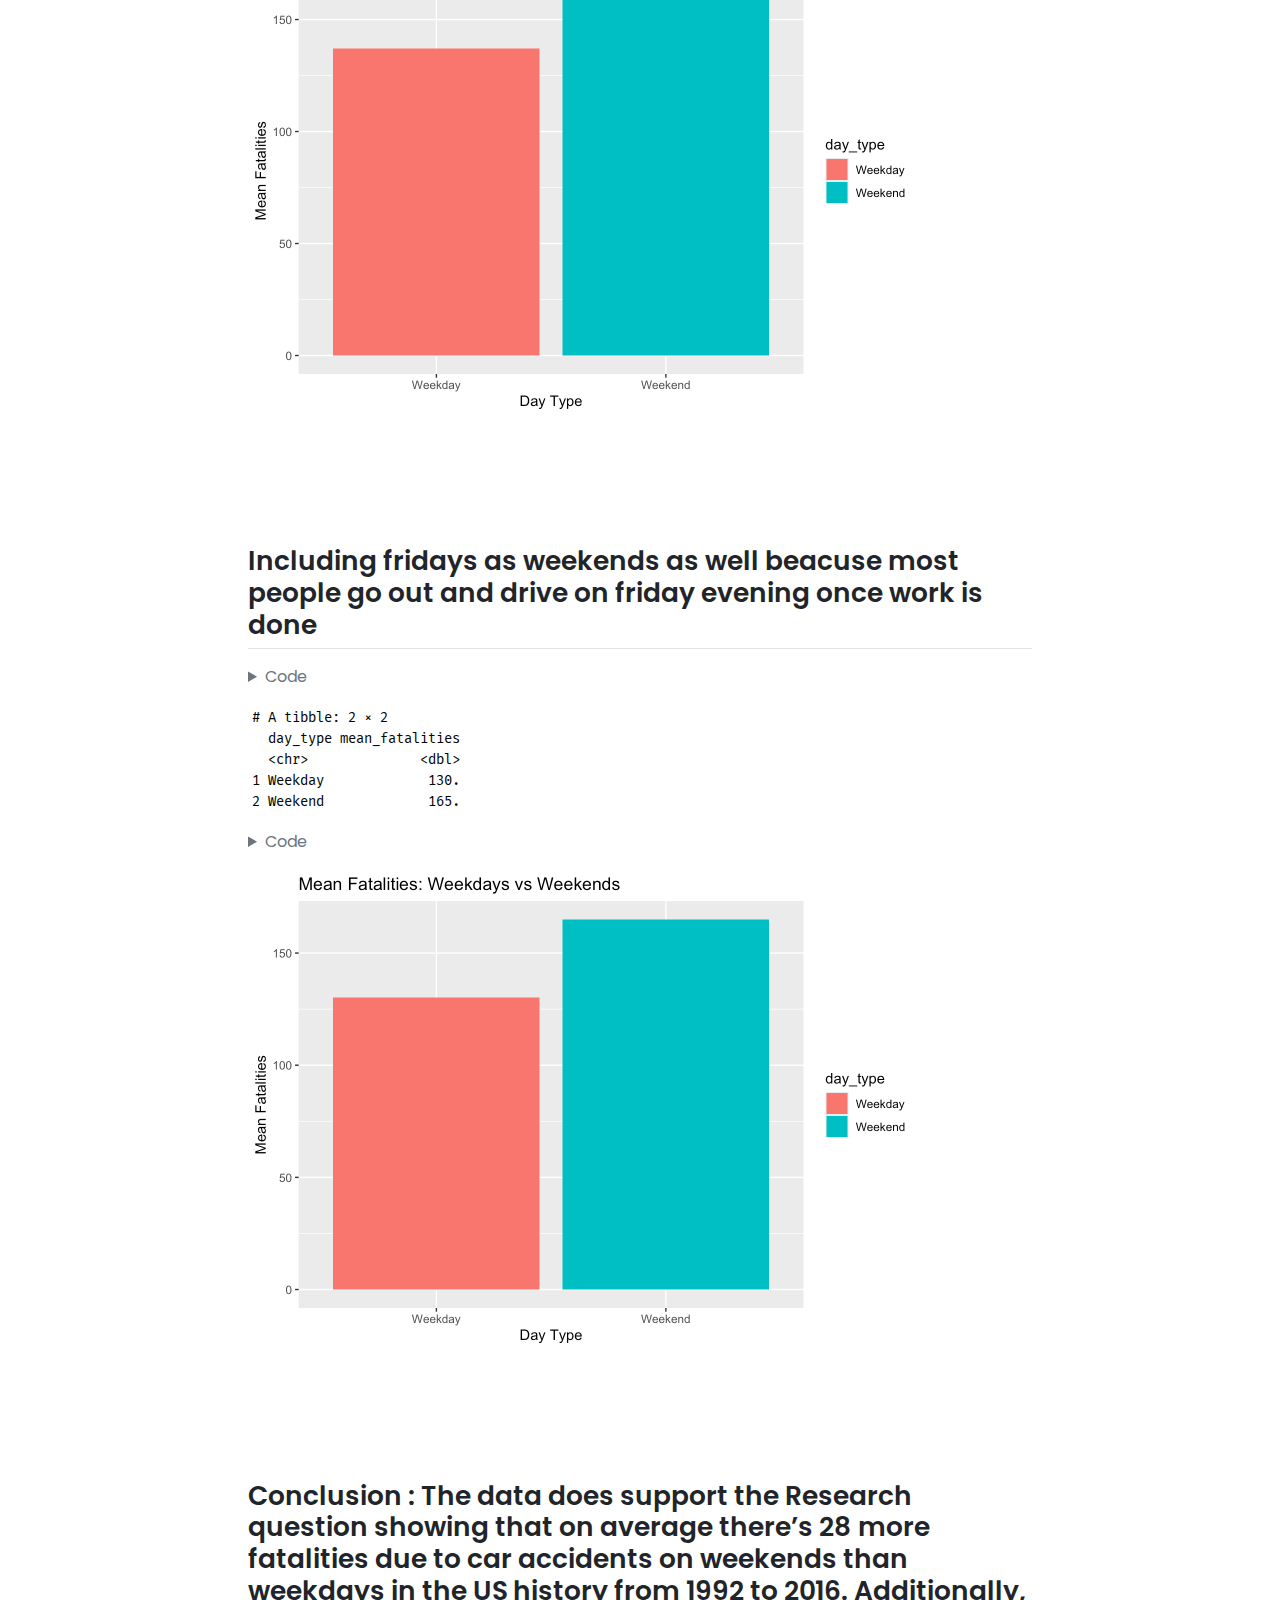
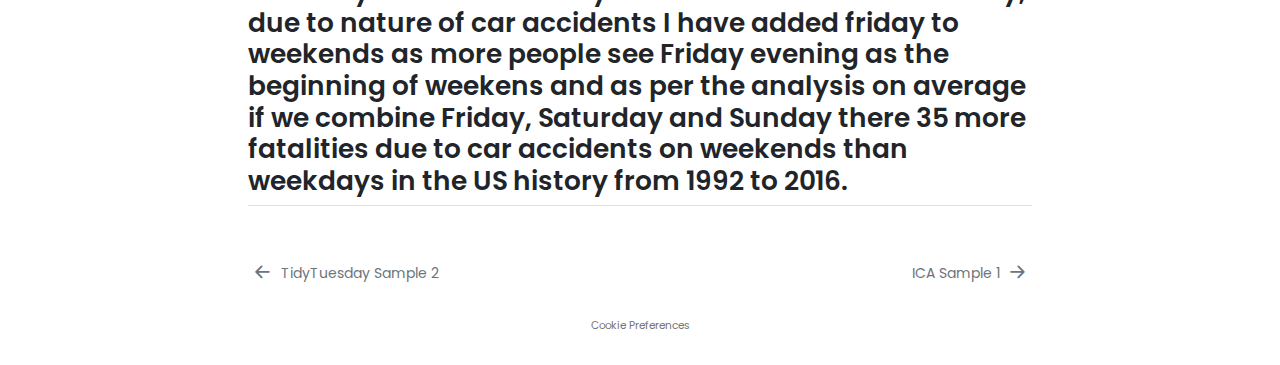
<file: src/tt/Homework_01_Intermediate_Data Science.html>
<!DOCTYPE html>
<html xmlns="http://www.w3.org/1999/xhtml" lang="en" xml:lang="en"><head>
<meta http-equiv="Content-Type" content="text/html; charset=UTF-8">
<meta charset="utf-8">
<meta name="generator" content="quarto-1.6.42">
<meta name="viewport" content="width=device-width, initial-scale=1.0, user-scalable=yes">
<title>Homework 01 – sohail's-portfolio-web</title>
<style>
code{white-space: pre-wrap;}
span.smallcaps{font-variant: small-caps;}
div.columns{display: flex; gap: min(4vw, 1.5em);}
div.column{flex: auto; overflow-x: auto;}
div.hanging-indent{margin-left: 1.5em; text-indent: -1.5em;}
ul.task-list{list-style: none;}
ul.task-list li input[type="checkbox"] {
  width: 0.8em;
  margin: 0 0.8em 0.2em -1em; /* quarto-specific, see https://github.com/quarto-dev/quarto-cli/issues/4556 */ 
  vertical-align: middle;
}
/* CSS for syntax highlighting */
pre > code.sourceCode { white-space: pre; position: relative; }
pre > code.sourceCode > span { line-height: 1.25; }
pre > code.sourceCode > span:empty { height: 1.2em; }
.sourceCode { overflow: visible; }
code.sourceCode > span { color: inherit; text-decoration: inherit; }
div.sourceCode { margin: 1em 0; }
pre.sourceCode { margin: 0; }
@media screen {
div.sourceCode { overflow: auto; }
}
@media print {
pre > code.sourceCode { white-space: pre-wrap; }
pre > code.sourceCode > span { display: inline-block; text-indent: -5em; padding-left: 5em; }
}
pre.numberSource code
  { counter-reset: source-line 0; }
pre.numberSource code > span
  { position: relative; left: -4em; counter-increment: source-line; }
pre.numberSource code > span > a:first-child::before
  { content: counter(source-line);
    position: relative; left: -1em; text-align: right; vertical-align: baseline;
    border: none; display: inline-block;
    -webkit-touch-callout: none; -webkit-user-select: none;
    -khtml-user-select: none; -moz-user-select: none;
    -ms-user-select: none; user-select: none;
    padding: 0 4px; width: 4em;
  }
pre.numberSource { margin-left: 3em;  padding-left: 4px; }
div.sourceCode
  {   }
@media screen {
pre > code.sourceCode > span > a:first-child::before { text-decoration: underline; }
}
</style>

<script src="../../site_libs/quarto-nav/quarto-nav.js"></script>
<script src="../../site_libs/clipboard/clipboard.min.js"></script>
<script src="../../site_libs/quarto-search/autocomplete.umd.js"></script>
<script src="../../site_libs/quarto-search/fuse.min.js"></script>
<script src="../../site_libs/quarto-search/quarto-search.js"></script>
<meta name="quarto:offset" content="../../">
<link href="../../src/ica/ica-sample1.html" rel="next">
<link href="../../src/tt/2025-07-15.html" rel="prev">
<script src="../../site_libs/cookie-consent/cookie-consent.js"></script>
<link href="../../site_libs/cookie-consent/cookie-consent.css" rel="stylesheet">
<script src="../../site_libs/quarto-html/quarto.js"></script>
<script src="../../site_libs/quarto-html/popper.min.js"></script>
<script src="../../site_libs/quarto-html/tippy.umd.min.js"></script>
<script src="../../site_libs/quarto-html/anchor.min.js"></script>
<link href="../../site_libs/quarto-html/tippy.css" rel="stylesheet">
<link href="../../site_libs/quarto-html/quarto-syntax-highlighting-2f5df379a58b258e96c21c0638c20c03.css" rel="stylesheet" class="quarto-color-scheme" id="quarto-text-highlighting-styles">
<link href="../../site_libs/quarto-html/quarto-syntax-highlighting-dark-b53751a350365c71b6c909e95f209ed1.css" rel="prefetch" class="quarto-color-scheme quarto-color-alternate" id="quarto-text-highlighting-styles">
<script src="../../site_libs/bootstrap/bootstrap.min.js"></script>
<link href="../../site_libs/bootstrap/bootstrap-icons.css" rel="stylesheet">
<link href="../../site_libs/bootstrap/bootstrap-463f7e572b85bff0cfe833e89a202fa4.min.css" rel="stylesheet" append-hash="true" class="quarto-color-scheme" id="quarto-bootstrap" data-mode="light">
<link href="../../site_libs/bootstrap/bootstrap-dark-2b27489b1280a247593da265a4955406.min.css" rel="prefetch" append-hash="true" class="quarto-color-scheme quarto-color-alternate" id="quarto-bootstrap" data-mode="dark"><script id="quarto-search-options" type="application/json">{
  "location": "sidebar",
  "copy-button": false,
  "collapse-after": 3,
  "panel-placement": "start",
  "type": "textbox",
  "limit": 50,
  "keyboard-shortcut": [
    "f",
    "/",
    "s"
  ],
  "show-item-context": false,
  "language": {
    "search-no-results-text": "No results",
    "search-matching-documents-text": "matching documents",
    "search-copy-link-title": "Copy link to search",
    "search-hide-matches-text": "Hide additional matches",
    "search-more-match-text": "more match in this document",
    "search-more-matches-text": "more matches in this document",
    "search-clear-button-title": "Clear",
    "search-text-placeholder": "",
    "search-detached-cancel-button-title": "Cancel",
    "search-submit-button-title": "Submit",
    "search-label": "Search"
  }
}</script><script type="text/javascript" charset="UTF-8">
document.addEventListener('DOMContentLoaded', function () {
cookieconsent.run({
  "notice_banner_type":"simple",
  "consent_type":"implied",
  "palette":"light",
  "language":"en",
  "page_load_consent_levels":["strictly-necessary","functionality","tracking","targeting"],
  "notice_banner_reject_button_hide":false,
  "preferences_center_close_button_hide":false,
  "website_name":""
  ,
"language":"en"
  });
});
</script><style>html{ scroll-behavior: smooth; }</style>
<link rel="stylesheet" href="../../style/custom.css">
</head>
<body class="nav-sidebar docked">

<div id="quarto-search-results"></div>
  <header id="quarto-header" class="headroom fixed-top"><nav class="quarto-secondary-nav"><div class="container-fluid d-flex">
      <button type="button" class="quarto-btn-toggle btn" data-bs-toggle="collapse" role="button" data-bs-target=".quarto-sidebar-collapse-item" aria-controls="quarto-sidebar" aria-expanded="false" aria-label="Toggle sidebar navigation" onclick="if (window.quartoToggleHeadroom) { window.quartoToggleHeadroom(); }">
        <i class="bi bi-layout-text-sidebar-reverse"></i>
      </button>
        <nav class="quarto-page-breadcrumbs" aria-label="breadcrumb"><ol class="breadcrumb"><li class="breadcrumb-item"><a href="../../src/tt/2025-07-08.html">TidyTuesday</a></li><li class="breadcrumb-item"><a href="../../src/tt/Homework_01_Intermediate_Data Science.html"><span class="chapter-title">Homework 01</span></a></li></ol></nav>
        <a class="flex-grow-1" role="navigation" data-bs-toggle="collapse" data-bs-target=".quarto-sidebar-collapse-item" aria-controls="quarto-sidebar" aria-expanded="false" aria-label="Toggle sidebar navigation" onclick="if (window.quartoToggleHeadroom) { window.quartoToggleHeadroom(); }">      
        </a>
      <button type="button" class="btn quarto-search-button" aria-label="Search" onclick="window.quartoOpenSearch();">
        <i class="bi bi-search"></i>
      </button>
    </div>
  </nav></header><!-- content --><div id="quarto-content" class="quarto-container page-columns page-rows-contents page-layout-full">
<!-- sidebar -->
  <nav id="quarto-sidebar" class="sidebar collapse collapse-horizontal quarto-sidebar-collapse-item sidebar-navigation docked overflow-auto"><div class="pt-lg-2 mt-2 text-left sidebar-header sidebar-header-stacked">
      <a href="../../index.html" class="sidebar-logo-link">
      <img src="../../assets/sidebar-logo.png" alt="" class="sidebar-logo py-0 d-lg-inline d-none"></a>
    <div class="sidebar-title mb-0 py-0">
      <a href="../../">Mohammed Sohail Khan</a> 
        <div class="sidebar-tools-main">
  <a href="" class="quarto-color-scheme-toggle quarto-navigation-tool  px-1" onclick="window.quartoToggleColorScheme(); return false;" title="Toggle dark mode"><i class="bi"></i></a>
  <a href="" class="quarto-reader-toggle quarto-navigation-tool px-1" onclick="window.quartoToggleReader(); return false;" title="Toggle reader mode">
  <div class="quarto-reader-toggle-btn">
  <i class="bi"></i>
  </div>
</a>
</div>
    </div>
      </div>
        <div class="mt-2 flex-shrink-0 align-items-center">
        <div class="sidebar-search">
        <div id="quarto-search" class="" title="Search"></div>
        </div>
        </div>
    <div class="sidebar-menu-container"> 
    <ul class="list-unstyled mt-1">
<li class="sidebar-item">
  <div class="sidebar-item-container"> 
  <a href="../../index.html" class="sidebar-item-text sidebar-link">
 <span class="menu-text">Welcome</span></a>
  </div>
</li>
        <li class="sidebar-item sidebar-item-section">
      <div class="sidebar-item-container"> 
            <a class="sidebar-item-text sidebar-link text-start" data-bs-toggle="collapse" data-bs-target="#quarto-sidebar-section-1" role="navigation" aria-expanded="true">
 <span class="menu-text">Prof Viz</span></a>
          <a class="sidebar-item-toggle text-start" data-bs-toggle="collapse" data-bs-target="#quarto-sidebar-section-1" role="navigation" aria-expanded="true" aria-label="Toggle section">
            <i class="bi bi-chevron-right ms-2"></i>
          </a> 
      </div>
      <ul id="quarto-sidebar-section-1" class="collapse list-unstyled sidebar-section depth1 show">
<li class="sidebar-item">
  <div class="sidebar-item-container"> 
  <a href="../../src/pv/pv-01.html" class="sidebar-item-text sidebar-link"><span class="chapter-title">Professional Viz Sample</span></a>
  </div>
</li>
      </ul>
</li>
        <li class="sidebar-item sidebar-item-section">
      <div class="sidebar-item-container"> 
            <a class="sidebar-item-text sidebar-link text-start" data-bs-toggle="collapse" data-bs-target="#quarto-sidebar-section-2" role="navigation" aria-expanded="true">
 <span class="menu-text">TidyTuesday</span></a>
          <a class="sidebar-item-toggle text-start" data-bs-toggle="collapse" data-bs-target="#quarto-sidebar-section-2" role="navigation" aria-expanded="true" aria-label="Toggle section">
            <i class="bi bi-chevron-right ms-2"></i>
          </a> 
      </div>
      <ul id="quarto-sidebar-section-2" class="collapse list-unstyled sidebar-section depth1 show">
<li class="sidebar-item">
  <div class="sidebar-item-container"> 
  <a href="../../src/tt/2025-07-08.html" class="sidebar-item-text sidebar-link"><span class="chapter-title">TidyTuesday Sample 1</span></a>
  </div>
</li>
          <li class="sidebar-item">
  <div class="sidebar-item-container"> 
  <a href="../../src/tt/2025-07-15.html" class="sidebar-item-text sidebar-link"><span class="chapter-title">TidyTuesday Sample 2</span></a>
  </div>
</li>
          <li class="sidebar-item">
  <div class="sidebar-item-container"> 
  <a href="../../src/tt/Homework_01_Intermediate_Data Science.html" class="sidebar-item-text sidebar-link active"><span class="chapter-title">Homework 01</span></a>
  </div>
</li>
      </ul>
</li>
        <li class="sidebar-item sidebar-item-section">
      <div class="sidebar-item-container"> 
            <a class="sidebar-item-text sidebar-link text-start" data-bs-toggle="collapse" data-bs-target="#quarto-sidebar-section-3" role="navigation" aria-expanded="true">
 <span class="menu-text">In-Class Activities</span></a>
          <a class="sidebar-item-toggle text-start" data-bs-toggle="collapse" data-bs-target="#quarto-sidebar-section-3" role="navigation" aria-expanded="true" aria-label="Toggle section">
            <i class="bi bi-chevron-right ms-2"></i>
          </a> 
      </div>
      <ul id="quarto-sidebar-section-3" class="collapse list-unstyled sidebar-section depth1 show">
<li class="sidebar-item">
  <div class="sidebar-item-container"> 
  <a href="../../src/ica/ica-sample1.html" class="sidebar-item-text sidebar-link"><span class="chapter-title">ICA Sample 1</span></a>
  </div>
</li>
          <li class="sidebar-item">
  <div class="sidebar-item-container"> 
  <a href="../../src/ica/ica-sample2.html" class="sidebar-item-text sidebar-link"><span class="chapter-title">ICA Sample 2</span></a>
  </div>
</li>
      </ul>
</li>
        <li class="sidebar-item sidebar-item-section">
      <div class="sidebar-item-container"> 
            <a class="sidebar-item-text sidebar-link text-start" data-bs-toggle="collapse" data-bs-target="#quarto-sidebar-section-4" role="navigation" aria-expanded="true">
 <span class="menu-text">Appendices</span></a>
          <a class="sidebar-item-toggle text-start" data-bs-toggle="collapse" data-bs-target="#quarto-sidebar-section-4" role="navigation" aria-expanded="true" aria-label="Toggle section">
            <i class="bi bi-chevron-right ms-2"></i>
          </a> 
      </div>
      <ul id="quarto-sidebar-section-4" class="collapse list-unstyled sidebar-section depth1 show">
<li class="sidebar-item">
  <div class="sidebar-item-container"> 
  <a href="../../src/appx/appx-sample1.html" class="sidebar-item-text sidebar-link"><span class="chapter-title">Appendix Sample 1</span></a>
  </div>
</li>
          <li class="sidebar-item">
  <div class="sidebar-item-container"> 
  <a href="../../src/appx/appx-sample2.html" class="sidebar-item-text sidebar-link"><span class="chapter-title">Appendix Sample 2</span></a>
  </div>
</li>
          <li class="sidebar-item">
  <div class="sidebar-item-container"> 
  <a href="../../mm/mm.html" class="sidebar-item-text sidebar-link"><span class="chapter-title">Mind Maps</span></a>
  </div>
</li>
      </ul>
</li>
    </ul>
</div>
</nav><div id="quarto-sidebar-glass" class="quarto-sidebar-collapse-item" data-bs-toggle="collapse" data-bs-target=".quarto-sidebar-collapse-item"></div>
<!-- margin-sidebar -->
    <div id="quarto-margin-sidebar" class="sidebar margin-sidebar">
        <nav id="TOC" role="doc-toc" class="toc-active" data-toc-expanded="99"><h2 id="toc-title">Table of contents</h2>
   
  <ul>
<li><a href="#tidytuesday-section" id="toc-tidytuesday-section" class="nav-link active" data-scroll-target="#tidytuesday-section">TidyTuesday Section</a></li>
  <li><a href="#reading-in-data" id="toc-reading-in-data" class="nav-link" data-scroll-target="#reading-in-data">Reading in Data</a></li>
  <li><a href="#dividing-it-into-weekendsholidays-and-non-weekends-and-comparing-it-against-fatality-then-ggplotting-and-seeing-what-we-can-figure-out" id="toc-dividing-it-into-weekendsholidays-and-non-weekends-and-comparing-it-against-fatality-then-ggplotting-and-seeing-what-we-can-figure-out" class="nav-link" data-scroll-target="#dividing-it-into-weekendsholidays-and-non-weekends-and-comparing-it-against-fatality-then-ggplotting-and-seeing-what-we-can-figure-out">Dividing it into weekends/Holidays and non-weekends and comparing it against fatality then ggplotting and seeing what we can figure out</a></li>
  <li><a href="#lets-compare-the-fatalities-of-weekdays-and-get-a-summary" id="toc-lets-compare-the-fatalities-of-weekdays-and-get-a-summary" class="nav-link" data-scroll-target="#lets-compare-the-fatalities-of-weekdays-and-get-a-summary">Lets compare the fatalities of weekdays and get a summary</a></li>
  <li><a href="#lets-get-a-numeric-summary" id="toc-lets-get-a-numeric-summary" class="nav-link" data-scroll-target="#lets-get-a-numeric-summary">Lets get a numeric summary</a></li>
  <li>
<a href="#[base64]" id="[base64]" class="nav-link" data-scroll-target="#[base64]">Cool, it shows that means fatalities is highest on Saturday,friday and sunday – Lets plot mean fatalities of whole week and take mean of sunday, saturday and friday fatalities and compare with Monday, tuesday, Wednesday and thurday fatalities</a>
  <ul class="collapse">
<li><a href="#including-fridays-as-weekends-as-well-beacuse-most-people-go-out-and-drive-on-friday-evening-once-work-is-done" id="toc-including-fridays-as-weekends-as-well-beacuse-most-people-go-out-and-drive-on-friday-evening-once-work-is-done" class="nav-link" data-scroll-target="#including-fridays-as-weekends-as-well-beacuse-most-people-go-out-and-drive-on-friday-evening-once-work-is-done">Including fridays as weekends as well beacuse most people go out and drive on friday evening once work is done</a></li>
  <li><a href="#conclusion-the-data-does-support-the-research-question-showing-that-on-average-theres-28-more-fatalities-due-to-car-accidents-on-weekends-than-weekdays-in-the-us-history-from-1992-to-2016.[base64]." id="toc-conclusion-the-data-does-support-the-research-question-showing-that-on-average-theres-28-more-fatalities-due-to-car-accidents-on-weekends-than-weekdays-in-the-us-history-from-1992-to-2016.[base64]." class="nav-link" data-scroll-target="#conclusion-the-data-does-support-the-research-question-showing-that-on-average-theres-28-more-fatalities-due-to-car-accidents-on-weekends-than-weekdays-in-the-us-history-from-1992-to-2016.[base64].">Conclusion : The data does support the Research question showing that on average there’s 28 more fatalities due to car accidents on weekends than weekdays in the US history from 1992 to 2016. Additionally, due to nature of car accidents I have added friday to weekends as more people see Friday evening as the beginning of weekens and as per the analysis on average if we combine Friday, Saturday and Sunday there 35 more fatalities due to car accidents on weekends than weekdays in the US history from 1992 to 2016.</a></li>
  </ul>
</li>
  </ul></nav>
    </div>
<!-- main -->
<main class="content column-body" id="quarto-document-content"><header id="title-block-header" class="quarto-title-block default"><nav class="quarto-page-breadcrumbs quarto-title-breadcrumbs d-none d-lg-block" aria-label="breadcrumb"><ol class="breadcrumb"><li class="breadcrumb-item"><a href="../../src/tt/2025-07-08.html">TidyTuesday</a></li><li class="breadcrumb-item"><a href="../../src/tt/Homework_01_Intermediate_Data Science.html"><span class="chapter-title">Homework 01</span></a></li></ol></nav><div class="quarto-title">
<div class="quarto-title-block"><div><h1 class="title"><span class="chapter-title">Homework 01</span></h1><button type="button" class="btn code-tools-button dropdown-toggle" id="quarto-code-tools-menu" data-bs-toggle="dropdown" aria-expanded="false"><i class="bi"></i> Code</button><ul class="dropdown-menu dropdown-menu-end" aria-labelelledby="quarto-code-tools-menu"><li><a id="quarto-show-all-code" class="dropdown-item" href="javascript:void(0)" role="button">Show All Code</a></li><li><a id="quarto-hide-all-code" class="dropdown-item" href="javascript:void(0)" role="button">Hide All Code</a></li><li><hr class="dropdown-divider"></li><li><a id="quarto-view-source" class="dropdown-item" href="javascript:void(0)" role="button">View Source</a></li></ul></div></div>
</div>



<div class="quarto-title-meta column-body">

    
  
    
  </div>
  


</header><section id="tidytuesday-section" class="level2"><h2 class="anchored" data-anchor-id="tidytuesday-section">TidyTuesday Section</h2>
<p>Explore the week’s <a href="https://github.com/rfordatascience/tidytuesday">TidyTuesday</a> challenge. Develop a research question, then answer it through a short data story with <a href="?var:effective-viz-url">effective visualization(s)</a>. Provide sufficient background for readers to grasp your narrative.</p>
<p>Reasearch Question : How are holidays/weekends related to fatal car crashes in the united states?</p>
<div class="cell">
<details class="code-fold"><summary>Code</summary><div class="sourceCode cell-code" id="cb1"><pre class="sourceCode numberSource r number-lines code-with-copy"><code class="sourceCode r"><span id="cb1-1"><a href="#cb1-1"></a><span class="fu">library</span>(tidyverse)</span></code><button title="Copy to Clipboard" class="code-copy-button"><i class="bi"></i></button></pre></div>
</details>
</div>
</section><section id="reading-in-data" class="level2"><h2 class="anchored" data-anchor-id="reading-in-data">Reading in Data</h2>
<div class="cell">
<details class="code-fold"><summary>Code</summary><div class="sourceCode cell-code" id="cb2"><pre class="sourceCode numberSource r number-lines code-with-copy"><code class="sourceCode r"><span id="cb2-1"><a href="#cb2-1"></a><span class="co"># .. go up one directory</span></span>
<span id="cb2-2"><a href="#cb2-2"></a><span class="co"># Reading in Data </span></span>
<span id="cb2-3"><a href="#cb2-3"></a>daily_AccApril_22 <span class="ot">&lt;-</span> <span class="fu">read.csv</span>(<span class="st">"/Users/mohammedsohailkhan/Desktop/Fall_2025/Intermediate_DS/Portfolio/portfolio-Sohail-44/data/raw/Daily_Accidents_Apr_22_2025.csv"</span>)</span>
<span id="cb2-4"><a href="#cb2-4"></a><span class="fu">view</span>(daily_AccApril_22)</span></code><button title="Copy to Clipboard" class="code-copy-button"><i class="bi"></i></button></pre></div>
</details>
</div>
</section><section id="dividing-it-into-weekendsholidays-and-non-weekends-and-comparing-it-against-fatality-then-ggplotting-and-seeing-what-we-can-figure-out" class="level2"><h2 class="anchored" data-anchor-id="dividing-it-into-weekendsholidays-and-non-weekends-and-comparing-it-against-fatality-then-ggplotting-and-seeing-what-we-can-figure-out">Dividing it into weekends/Holidays and non-weekends and comparing it against fatality then ggplotting and seeing what we can figure out</h2>
<div class="cell">
<details class="code-fold"><summary>Code</summary><div class="sourceCode cell-code" id="cb3"><pre class="sourceCode numberSource r number-lines code-with-copy"><code class="sourceCode r"><span id="cb3-1"><a href="#cb3-1"></a><span class="co"># Note : %&gt;% this piping can be used only if you have installed deplyr or itdyverse </span></span>
<span id="cb3-2"><a href="#cb3-2"></a><span class="co"># Adding a day variable : using weekday instead of format to get make the rewrite day as weekday </span></span>
<span id="cb3-3"><a href="#cb3-3"></a>daily_AccApril_22 <span class="ot">&lt;-</span> daily_AccApril_22 <span class="sc">%&gt;%</span> </span>
<span id="cb3-4"><a href="#cb3-4"></a>  <span class="fu">mutate</span>(<span class="at">day =</span> <span class="fu">weekdays</span>(<span class="fu">as.Date</span>(date)))</span>
<span id="cb3-5"><a href="#cb3-5"></a></span>
<span id="cb3-6"><a href="#cb3-6"></a><span class="fu">head</span>(daily_AccApril_22)</span></code><button title="Copy to Clipboard" class="code-copy-button"><i class="bi"></i></button></pre></div>
</details><div class="cell-output cell-output-stdout">
<pre><code>        date fatalities_count       day
1 1992-01-01              144 Wednesday
2 1992-01-02              111  Thursday
3 1992-01-07               85   Tuesday
4 1992-01-12              127    Sunday
5 1992-01-03              182    Friday
6 1992-01-17              130    Friday</code></pre>
</div>
</div>
<div class="cell">
<details class="code-fold"><summary>Code</summary><div class="sourceCode cell-code" id="cb5"><pre class="sourceCode numberSource r number-lines code-with-copy"><code class="sourceCode r"><span id="cb5-1"><a href="#cb5-1"></a><span class="co"># Lets filter out the weekends and holidays </span></span>
<span id="cb5-2"><a href="#cb5-2"></a><span class="co"># filter it must be true or false, you can't just give a value or column</span></span>
<span id="cb5-3"><a href="#cb5-3"></a><span class="co"># %in% its same as in of python - basically saying : " its in there "</span></span>
<span id="cb5-4"><a href="#cb5-4"></a><span class="co"># if I data is passed through pipe, i don't need to pass again in ggplot</span></span>
<span id="cb5-5"><a href="#cb5-5"></a>daily_AccApril_22 <span class="sc">%&gt;%</span> </span>
<span id="cb5-6"><a href="#cb5-6"></a>  <span class="fu">filter</span>(fatalities_count <span class="sc">&gt;</span> <span class="dv">0</span>, daily_AccApril_22<span class="sc">$</span>day <span class="sc">%in%</span> <span class="fu">c</span> (<span class="st">"Saturday"</span>, <span class="st">"Sunday"</span>)) <span class="sc">%&gt;%</span> </span>
<span id="cb5-7"><a href="#cb5-7"></a>  <span class="fu">ggplot</span>(<span class="fu">aes</span>(<span class="at">x =</span> day, <span class="at">y =</span> fatalities_count)) <span class="sc">+</span> </span>
<span id="cb5-8"><a href="#cb5-8"></a>  <span class="fu">geom_col</span>(<span class="at">color =</span> <span class="st">"red"</span>) <span class="sc">+</span> <span class="fu">theme_classic</span>()</span></code><button title="Copy to Clipboard" class="code-copy-button"><i class="bi"></i></button></pre></div>
</details><div class="cell-output-display">
<div>
<figure class="figure"><p><img src="Homework_01_Intermediate_Data-Science_files/figure-html/unnamed-chunk-4-1.png" class="img-fluid figure-img" width="672"></p>
</figure>
</div>
</div>
<details class="code-fold"><summary>Code</summary><div class="sourceCode cell-code" id="cb6"><pre class="sourceCode numberSource r number-lines code-with-copy"><code class="sourceCode r"><span id="cb6-1"><a href="#cb6-1"></a><span class="co"># It shows the cumulative fatalities of weekends through of the history of USA from 1992 to 2016</span></span></code><button title="Copy to Clipboard" class="code-copy-button"><i class="bi"></i></button></pre></div>
</details>
</div>
<div class="cell">
<details class="code-fold"><summary>Code</summary><div class="sourceCode cell-code" id="cb7"><pre class="sourceCode numberSource r number-lines code-with-copy"><code class="sourceCode r"><span id="cb7-1"><a href="#cb7-1"></a><span class="co"># Getting a numeric summary of the plot </span></span>
<span id="cb7-2"><a href="#cb7-2"></a><span class="co"># grouping by day so that we can get a summary of weekends (saturday and sunday combined)</span></span>
<span id="cb7-3"><a href="#cb7-3"></a><span class="co"># %&gt;% -- its essentially saying and then everything that occured before is passed we don't need to create specific column if we have filtered it and piped it</span></span>
<span id="cb7-4"><a href="#cb7-4"></a></span>
<span id="cb7-5"><a href="#cb7-5"></a>weekend_fatalities <span class="ot">&lt;-</span> daily_AccApril_22 <span class="sc">%&gt;%</span> </span>
<span id="cb7-6"><a href="#cb7-6"></a>  <span class="fu">filter</span>(fatalities_count <span class="sc">&gt;</span> <span class="dv">0</span>, daily_AccApril_22<span class="sc">$</span>day <span class="sc">%in%</span> <span class="fu">c</span> (<span class="st">"Saturday"</span>, <span class="st">"Sunday"</span>)) <span class="sc">%&gt;%</span> </span>
<span id="cb7-7"><a href="#cb7-7"></a>  <span class="fu">group_by</span>(day) <span class="sc">%&gt;%</span> </span>
<span id="cb7-8"><a href="#cb7-8"></a>  <span class="fu">summarise</span>(<span class="at">total_fatalities =</span> <span class="fu">sum</span>(fatalities_count),</span>
<span id="cb7-9"><a href="#cb7-9"></a>            <span class="at">mean_fatalities  =</span> <span class="fu">mean</span>(fatalities_count),</span>
<span id="cb7-10"><a href="#cb7-10"></a>            <span class="at">median_fatalities =</span> <span class="fu">median</span>(fatalities_count),</span>
<span id="cb7-11"><a href="#cb7-11"></a>            <span class="at">n_records =</span> <span class="fu">n</span>())</span>
<span id="cb7-12"><a href="#cb7-12"></a>  weekend_fatalities</span></code><button title="Copy to Clipboard" class="code-copy-button"><i class="bi"></i></button></pre></div>
</details><div class="cell-output cell-output-stdout">
<pre><code># A tibble: 2 × 5
  day      total_fatalities mean_fatalities median_fatalities n_records
  &lt;chr&gt;               &lt;int&gt;           &lt;dbl&gt;             &lt;dbl&gt;     &lt;int&gt;
1 Saturday           232803            178.               179      1305
2 Sunday             198294            152.               153      1304</code></pre>
</div>
</div>
</section><section id="lets-compare-the-fatalities-of-weekdays-and-get-a-summary" class="level1"><h1>Lets compare the fatalities of weekdays and get a summary</h1>
<div class="cell">
<details class="code-fold"><summary>Code</summary><div class="sourceCode cell-code" id="cb9"><pre class="sourceCode numberSource r number-lines code-with-copy"><code class="sourceCode r"><span id="cb9-1"><a href="#cb9-1"></a>daily_AccApril_22 <span class="sc">%&gt;%</span> </span>
<span id="cb9-2"><a href="#cb9-2"></a>  <span class="fu">filter</span>(fatalities_count <span class="sc">&gt;</span> <span class="dv">0</span>, daily_AccApril_22<span class="sc">$</span>day <span class="sc">%in%</span> <span class="fu">c</span> (<span class="st">"Monday"</span>, <span class="st">"Tuesday"</span>, <span class="st">"Wednesday"</span>, <span class="st">"Thursday"</span>, <span class="st">"Friday"</span>)) <span class="sc">%&gt;%</span></span>
<span id="cb9-3"><a href="#cb9-3"></a>  <span class="fu">ggplot</span>(<span class="fu">aes</span>(<span class="at">x =</span> day, <span class="at">y =</span> fatalities_count)) <span class="sc">+</span> </span>
<span id="cb9-4"><a href="#cb9-4"></a>  <span class="fu">geom_col</span>(<span class="at">color =</span> <span class="st">"red"</span>) <span class="sc">+</span> <span class="fu">theme_classic</span>()</span></code><button title="Copy to Clipboard" class="code-copy-button"><i class="bi"></i></button></pre></div>
</details><div class="cell-output-display">
<div>
<figure class="figure"><p><img src="Homework_01_Intermediate_Data-Science_files/figure-html/unnamed-chunk-6-1.png" class="img-fluid figure-img" width="672"></p>
</figure>
</div>
</div>
</div>
</section><section id="lets-get-a-numeric-summary" class="level1"><h1>Lets get a numeric summary</h1>
<div class="cell">
<details class="code-fold"><summary>Code</summary><div class="sourceCode cell-code" id="cb10"><pre class="sourceCode numberSource r number-lines code-with-copy"><code class="sourceCode r"><span id="cb10-1"><a href="#cb10-1"></a>weekdays_fatalities <span class="ot">&lt;-</span>daily_AccApril_22 <span class="sc">%&gt;%</span> </span>
<span id="cb10-2"><a href="#cb10-2"></a>  <span class="fu">filter</span>(fatalities_count <span class="sc">&gt;</span> <span class="dv">0</span>, daily_AccApril_22<span class="sc">$</span>day <span class="sc">%in%</span> <span class="fu">c</span> (<span class="st">"Monday"</span>, <span class="st">"Tuesday"</span>, <span class="st">"Wednesday"</span>, <span class="st">"Thursday"</span>, <span class="st">"Friday"</span>)) <span class="sc">%&gt;%</span></span>
<span id="cb10-3"><a href="#cb10-3"></a>  <span class="fu">group_by</span>(day) <span class="sc">%&gt;%</span> </span>
<span id="cb10-4"><a href="#cb10-4"></a>  <span class="fu">summarise</span>(<span class="at">total_fatalities =</span> <span class="fu">sum</span>(fatalities_count),</span>
<span id="cb10-5"><a href="#cb10-5"></a>            <span class="at">mean_fatalities  =</span> <span class="fu">mean</span>(fatalities_count),</span>
<span id="cb10-6"><a href="#cb10-6"></a>            <span class="at">median_fatalities =</span> <span class="fu">median</span>(fatalities_count),</span>
<span id="cb10-7"><a href="#cb10-7"></a>            <span class="at">n_records =</span> <span class="fu">n</span>())</span>
<span id="cb10-8"><a href="#cb10-8"></a></span>
<span id="cb10-9"><a href="#cb10-9"></a>weekdays_fatalities</span></code><button title="Copy to Clipboard" class="code-copy-button"><i class="bi"></i></button></pre></div>
</details><div class="cell-output cell-output-stdout">
<pre><code># A tibble: 5 × 5
  day       total_fatalities mean_fatalities median_fatalities n_records
  &lt;chr&gt;                &lt;int&gt;           &lt;dbl&gt;             &lt;dbl&gt;     &lt;int&gt;
1 Friday              214731            165.               165      1305
2 Monday              168534            129.               128      1304
3 Thursday            177366            136.               135      1305
4 Tuesday             164099            126.               125      1304
5 Wednesday           169007            130.               129      1305</code></pre>
</div>
</div>
</section><section id="[base64]" class="level1"><h1>Cool, it shows that means fatalities is highest on Saturday,friday and sunday – Lets plot mean fatalities of whole week and take mean of sunday, saturday and friday fatalities and compare with Monday, tuesday, Wednesday and thurday fatalities</h1>
<div class="cell">
<details class="code-fold"><summary>Code</summary><div class="sourceCode cell-code" id="cb12"><pre class="sourceCode numberSource r number-lines code-with-copy"><code class="sourceCode r"><span id="cb12-1"><a href="#cb12-1"></a><span class="co"># ggplot distinctly assigns color from its default color palette for fill = day type </span></span>
<span id="cb12-2"><a href="#cb12-2"></a><span class="co"># ifelse - if day in c (sunday/saturday), call it weekends or else call it a weekday</span></span>
<span id="cb12-3"><a href="#cb12-3"></a>allWeek_mean_fatalities <span class="ot">&lt;-</span> daily_AccApril_22 <span class="sc">%&gt;%</span></span>
<span id="cb12-4"><a href="#cb12-4"></a>  <span class="fu">mutate</span>(<span class="at">day_type =</span> <span class="fu">ifelse</span>(day <span class="sc">%in%</span> <span class="fu">c</span>(<span class="st">"Saturday"</span>, <span class="st">"Sunday"</span>), <span class="st">"Weekend"</span>, <span class="st">"Weekday"</span>)) <span class="sc">%&gt;%</span> </span>
<span id="cb12-5"><a href="#cb12-5"></a>  <span class="fu">group_by</span>(day_type) <span class="sc">%&gt;%</span></span>
<span id="cb12-6"><a href="#cb12-6"></a>  <span class="fu">summarise</span>(<span class="at">mean_fatalities =</span> <span class="fu">mean</span>(fatalities_count, <span class="at">na.rm =</span> <span class="cn">TRUE</span>)) </span>
<span id="cb12-7"><a href="#cb12-7"></a>allWeek_mean_fatalities</span></code><button title="Copy to Clipboard" class="code-copy-button"><i class="bi"></i></button></pre></div>
</details><div class="cell-output cell-output-stdout">
<pre><code># A tibble: 2 × 2
  day_type mean_fatalities
  &lt;chr&gt;              &lt;dbl&gt;
1 Weekday             137.
2 Weekend             165.</code></pre>
</div>
<details class="code-fold"><summary>Code</summary><div class="sourceCode cell-code" id="cb14"><pre class="sourceCode numberSource r number-lines code-with-copy"><code class="sourceCode r"><span id="cb14-1"><a href="#cb14-1"></a>  <span class="fu">ggplot</span>(allWeek_mean_fatalities, <span class="fu">aes</span>(<span class="at">x =</span> day_type, <span class="at">y =</span> mean_fatalities, <span class="at">fill =</span> day_type)) <span class="sc">+</span> <span class="co"># ggplot distinctly assigns</span></span>
<span id="cb14-2"><a href="#cb14-2"></a>  <span class="fu">geom_col</span>() <span class="sc">+</span></span>
<span id="cb14-3"><a href="#cb14-3"></a>  <span class="fu">labs</span>(<span class="at">title =</span> <span class="st">"Mean Fatalities: Weekdays vs Weekends"</span>,</span>
<span id="cb14-4"><a href="#cb14-4"></a>       <span class="at">x =</span> <span class="st">"Day Type"</span>,</span>
<span id="cb14-5"><a href="#cb14-5"></a>       <span class="at">y =</span> <span class="st">"Mean Fatalities"</span>)</span></code><button title="Copy to Clipboard" class="code-copy-button"><i class="bi"></i></button></pre></div>
</details><div class="cell-output-display">
<div>
<figure class="figure"><p><img src="Homework_01_Intermediate_Data-Science_files/figure-html/unnamed-chunk-8-1.png" class="img-fluid figure-img" width="672"></p>
</figure>
</div>
</div>
</div>
<section id="including-fridays-as-weekends-as-well-beacuse-most-people-go-out-and-drive-on-friday-evening-once-work-is-done" class="level2"><h2 class="anchored" data-anchor-id="including-fridays-as-weekends-as-well-beacuse-most-people-go-out-and-drive-on-friday-evening-once-work-is-done">Including fridays as weekends as well beacuse most people go out and drive on friday evening once work is done</h2>
<div class="cell">
<details class="code-fold"><summary>Code</summary><div class="sourceCode cell-code" id="cb15"><pre class="sourceCode numberSource r number-lines code-with-copy"><code class="sourceCode r"><span id="cb15-1"><a href="#cb15-1"></a>allWeek_mean_fatalities <span class="ot">&lt;-</span> daily_AccApril_22 <span class="sc">%&gt;%</span></span>
<span id="cb15-2"><a href="#cb15-2"></a>  <span class="fu">mutate</span>(<span class="at">day_type =</span> <span class="fu">ifelse</span>(day <span class="sc">%in%</span> <span class="fu">c</span>(<span class="st">"Friday"</span>, <span class="st">"Saturday"</span>, <span class="st">"Sunday"</span>), <span class="st">"Weekend"</span>, <span class="st">"Weekday"</span>)) <span class="sc">%&gt;%</span></span>
<span id="cb15-3"><a href="#cb15-3"></a>  <span class="fu">group_by</span>(day_type) <span class="sc">%&gt;%</span></span>
<span id="cb15-4"><a href="#cb15-4"></a>  <span class="fu">summarise</span>(<span class="at">mean_fatalities =</span> <span class="fu">mean</span>(fatalities_count, <span class="at">na.rm =</span> <span class="cn">TRUE</span>)) </span>
<span id="cb15-5"><a href="#cb15-5"></a>allWeek_mean_fatalities</span></code><button title="Copy to Clipboard" class="code-copy-button"><i class="bi"></i></button></pre></div>
</details><div class="cell-output cell-output-stdout">
<pre><code># A tibble: 2 × 2
  day_type mean_fatalities
  &lt;chr&gt;              &lt;dbl&gt;
1 Weekday             130.
2 Weekend             165.</code></pre>
</div>
<details class="code-fold"><summary>Code</summary><div class="sourceCode cell-code" id="cb17"><pre class="sourceCode numberSource r number-lines code-with-copy"><code class="sourceCode r"><span id="cb17-1"><a href="#cb17-1"></a>  <span class="fu">ggplot</span>(allWeek_mean_fatalities, <span class="fu">aes</span>(<span class="at">x =</span> day_type, <span class="at">y =</span> mean_fatalities, <span class="at">fill =</span> day_type)) <span class="sc">+</span></span>
<span id="cb17-2"><a href="#cb17-2"></a>  <span class="fu">geom_col</span>() <span class="sc">+</span></span>
<span id="cb17-3"><a href="#cb17-3"></a>  <span class="fu">labs</span>(<span class="at">title =</span> <span class="st">"Mean Fatalities: Weekdays vs Weekends"</span>,</span>
<span id="cb17-4"><a href="#cb17-4"></a>       <span class="at">x =</span> <span class="st">"Day Type"</span>,</span>
<span id="cb17-5"><a href="#cb17-5"></a>       <span class="at">y =</span> <span class="st">"Mean Fatalities"</span>)</span></code><button title="Copy to Clipboard" class="code-copy-button"><i class="bi"></i></button></pre></div>
</details><div class="cell-output-display">
<div>
<figure class="figure"><p><img src="Homework_01_Intermediate_Data-Science_files/figure-html/unnamed-chunk-9-1.png" class="img-fluid figure-img" width="672"></p>
</figure>
</div>
</div>
</div>
</section><section id="conclusion-the-data-does-support-the-research-question-showing-that-on-average-theres-28-more-fatalities-due-to-car-accidents-on-weekends-than-weekdays-in-the-us-history-from-1992-to-2016.[base64]." class="level2"><h2 class="anchored" data-anchor-id="conclusion-the-data-does-support-the-research-question-showing-that-on-average-theres-28-more-fatalities-due-to-car-accidents-on-weekends-than-weekdays-in-the-us-history-from-1992-to-2016.[base64].">Conclusion : The data does support the Research question showing that on average there’s 28 more fatalities due to car accidents on weekends than weekdays in the US history from 1992 to 2016. Additionally, due to nature of car accidents I have added friday to weekends as more people see Friday evening as the beginning of weekens and as per the analysis on average if we combine Friday, Saturday and Sunday there 35 more fatalities due to car accidents on weekends than weekdays in the US history from 1992 to 2016.</h2>


<!-- -->

</section></section></main><!-- /main --><script id="quarto-html-after-body" type="application/javascript">
window.document.addEventListener("DOMContentLoaded", function (event) {
  const toggleBodyColorMode = (bsSheetEl) => {
    const mode = bsSheetEl.getAttribute("data-mode");
    const bodyEl = window.document.querySelector("body");
    if (mode === "dark") {
      bodyEl.classList.add("quarto-dark");
      bodyEl.classList.remove("quarto-light");
    } else {
      bodyEl.classList.add("quarto-light");
      bodyEl.classList.remove("quarto-dark");
    }
  }
  const toggleBodyColorPrimary = () => {
    const bsSheetEl = window.document.querySelector("link#quarto-bootstrap");
    if (bsSheetEl) {
      toggleBodyColorMode(bsSheetEl);
    }
  }
  toggleBodyColorPrimary();  
  const disableStylesheet = (stylesheets) => {
    for (let i=0; i < stylesheets.length; i++) {
      const stylesheet = stylesheets[i];
      stylesheet.rel = 'prefetch';
    }
  }
  const enableStylesheet = (stylesheets) => {
    for (let i=0; i < stylesheets.length; i++) {
      const stylesheet = stylesheets[i];
      stylesheet.rel = 'stylesheet';
    }
  }
  const manageTransitions = (selector, allowTransitions) => {
    const els = window.document.querySelectorAll(selector);
    for (let i=0; i < els.length; i++) {
      const el = els[i];
      if (allowTransitions) {
        el.classList.remove('notransition');
      } else {
        el.classList.add('notransition');
      }
    }
  }
  const toggleGiscusIfUsed = (isAlternate, darkModeDefault) => {
    const baseTheme = document.querySelector('#giscus-base-theme')?.value ?? 'light';
    const alternateTheme = document.querySelector('#giscus-alt-theme')?.value ?? 'dark';
    let newTheme = '';
    if(darkModeDefault) {
      newTheme = isAlternate ? baseTheme : alternateTheme;
    } else {
      newTheme = isAlternate ? alternateTheme : baseTheme;
    }
    const changeGiscusTheme = () => {
      // From: https://github.com/giscus/giscus/issues/336
      const sendMessage = (message) => {
        const iframe = document.querySelector('iframe.giscus-frame');
        if (!iframe) return;
        iframe.contentWindow.postMessage({ giscus: message }, 'https://giscus.app');
      }
      sendMessage({
        setConfig: {
          theme: newTheme
        }
      });
    }
    const isGiscussLoaded = window.document.querySelector('iframe.giscus-frame') !== null;
    if (isGiscussLoaded) {
      changeGiscusTheme();
    }
  }
  const toggleColorMode = (alternate) => {
    // Switch the stylesheets
    const alternateStylesheets = window.document.querySelectorAll('link.quarto-color-scheme.quarto-color-alternate');
    manageTransitions('#quarto-margin-sidebar .nav-link', false);
    if (alternate) {
      enableStylesheet(alternateStylesheets);
      for (const sheetNode of alternateStylesheets) {
        if (sheetNode.id === "quarto-bootstrap") {
          toggleBodyColorMode(sheetNode);
        }
      }
    } else {
      disableStylesheet(alternateStylesheets);
      toggleBodyColorPrimary();
    }
    manageTransitions('#quarto-margin-sidebar .nav-link', true);
    // Switch the toggles
    const toggles = window.document.querySelectorAll('.quarto-color-scheme-toggle');
    for (let i=0; i < toggles.length; i++) {
      const toggle = toggles[i];
      if (toggle) {
        if (alternate) {
          toggle.classList.add("alternate");     
        } else {
          toggle.classList.remove("alternate");
        }
      }
    }
    // Hack to workaround the fact that safari doesn't
    // properly recolor the scrollbar when toggling (#1455)
    if (navigator.userAgent.indexOf('Safari') > 0 && navigator.userAgent.indexOf('Chrome') == -1) {
      manageTransitions("body", false);
      window.scrollTo(0, 1);
      setTimeout(() => {
        window.scrollTo(0, 0);
        manageTransitions("body", true);
      }, 40);  
    }
  }
  const isFileUrl = () => { 
    return window.location.protocol === 'file:';
  }
  const hasAlternateSentinel = () => {  
    let styleSentinel = getColorSchemeSentinel();
    if (styleSentinel !== null) {
      return styleSentinel === "alternate";
    } else {
      return false;
    }
  }
  const setStyleSentinel = (alternate) => {
    const value = alternate ? "alternate" : "default";
    if (!isFileUrl()) {
      window.localStorage.setItem("quarto-color-scheme", value);
    } else {
      localAlternateSentinel = value;
    }
  }
  const getColorSchemeSentinel = () => {
    if (!isFileUrl()) {
      const storageValue = window.localStorage.getItem("quarto-color-scheme");
      return storageValue != null ? storageValue : localAlternateSentinel;
    } else {
      return localAlternateSentinel;
    }
  }
  const darkModeDefault = false;
  let localAlternateSentinel = darkModeDefault ? 'alternate' : 'default';
  // Dark / light mode switch
  window.quartoToggleColorScheme = () => {
    // Read the current dark / light value 
    let toAlternate = !hasAlternateSentinel();
    toggleColorMode(toAlternate);
    setStyleSentinel(toAlternate);
    toggleGiscusIfUsed(toAlternate, darkModeDefault);
  };
  // Ensure there is a toggle, if there isn't float one in the top right
  if (window.document.querySelector('.quarto-color-scheme-toggle') === null) {
    const a = window.document.createElement('a');
    a.classList.add('top-right');
    a.classList.add('quarto-color-scheme-toggle');
    a.href = "";
    a.onclick = function() { try { window.quartoToggleColorScheme(); } catch {} return false; };
    const i = window.document.createElement("i");
    i.classList.add('bi');
    a.appendChild(i);
    window.document.body.appendChild(a);
  }
  // Switch to dark mode if need be
  if (hasAlternateSentinel()) {
    toggleColorMode(true);
  } else {
    toggleColorMode(false);
  }
  const icon = "";
  const anchorJS = new window.AnchorJS();
  anchorJS.options = {
    placement: 'right',
    icon: icon
  };
  anchorJS.add('.anchored');
  const isCodeAnnotation = (el) => {
    for (const clz of el.classList) {
      if (clz.startsWith('code-annotation-')) {                     
        return true;
      }
    }
    return false;
  }
  const onCopySuccess = function(e) {
    // button target
    const button = e.trigger;
    // don't keep focus
    button.blur();
    // flash "checked"
    button.classList.add('code-copy-button-checked');
    var currentTitle = button.getAttribute("title");
    button.setAttribute("title", "Copied!");
    let tooltip;
    if (window.bootstrap) {
      button.setAttribute("data-bs-toggle", "tooltip");
      button.setAttribute("data-bs-placement", "left");
      button.setAttribute("data-bs-title", "Copied!");
      tooltip = new bootstrap.Tooltip(button, 
        { trigger: "manual", 
          customClass: "code-copy-button-tooltip",
          offset: [0, -8]});
      tooltip.show();    
    }
    setTimeout(function() {
      if (tooltip) {
        tooltip.hide();
        button.removeAttribute("data-bs-title");
        button.removeAttribute("data-bs-toggle");
        button.removeAttribute("data-bs-placement");
      }
      button.setAttribute("title", currentTitle);
      button.classList.remove('code-copy-button-checked');
    }, 1000);
    // clear code selection
    e.clearSelection();
  }
  const getTextToCopy = function(trigger) {
      const codeEl = trigger.previousElementSibling.cloneNode(true);
      for (const childEl of codeEl.children) {
        if (isCodeAnnotation(childEl)) {
          childEl.remove();
        }
      }
      return codeEl.innerText;
  }
  const clipboard = new window.ClipboardJS('.code-copy-button:not([data-in-quarto-modal])', {
    text: getTextToCopy
  });
  clipboard.on('success', onCopySuccess);
  if (window.document.getElementById('quarto-embedded-source-code-modal')) {
    const clipboardModal = new window.ClipboardJS('.code-copy-button[data-in-quarto-modal]', {
      text: getTextToCopy,
      container: window.document.getElementById('quarto-embedded-source-code-modal')
    });
    clipboardModal.on('success', onCopySuccess);
  }
  const viewSource = window.document.getElementById('quarto-view-source') ||
                     window.document.getElementById('quarto-code-tools-source');
  if (viewSource) {
    const sourceUrl = viewSource.getAttribute("data-quarto-source-url");
    viewSource.addEventListener("click", function(e) {
      if (sourceUrl) {
        // rstudio viewer pane
        if (/\bcapabilities=\b/.test(window.location)) {
          window.open(sourceUrl);
        } else {
          window.location.href = sourceUrl;
        }
      } else {
        const modal = new bootstrap.Modal(document.getElementById('quarto-embedded-source-code-modal'));
        modal.show();
      }
      return false;
    });
  }
  function toggleCodeHandler(show) {
    return function(e) {
      const detailsSrc = window.document.querySelectorAll(".cell > details > .sourceCode");
      for (let i=0; i<detailsSrc.length; i++) {
        const details = detailsSrc[i].parentElement;
        if (show) {
          details.open = true;
        } else {
          details.removeAttribute("open");
        }
      }
      const cellCodeDivs = window.document.querySelectorAll(".cell > .sourceCode");
      const fromCls = show ? "hidden" : "unhidden";
      const toCls = show ? "unhidden" : "hidden";
      for (let i=0; i<cellCodeDivs.length; i++) {
        const codeDiv = cellCodeDivs[i];
        if (codeDiv.classList.contains(fromCls)) {
          codeDiv.classList.remove(fromCls);
          codeDiv.classList.add(toCls);
        } 
      }
      return false;
    }
  }
  const hideAllCode = window.document.getElementById("quarto-hide-all-code");
  if (hideAllCode) {
    hideAllCode.addEventListener("click", toggleCodeHandler(false));
  }
  const showAllCode = window.document.getElementById("quarto-show-all-code");
  if (showAllCode) {
    showAllCode.addEventListener("click", toggleCodeHandler(true));
  }
    var localhostRegex = new RegExp(/^(?:http|https):\/\/localhost\:?[0-9]*\//);
    var mailtoRegex = new RegExp(/^mailto:/);
      var filterRegex = new RegExp('/' + window.location.host + '/');
    var isInternal = (href) => {
        return filterRegex.test(href) || localhostRegex.test(href) || mailtoRegex.test(href);
    }
    // Inspect non-navigation links and adorn them if external
 	var links = window.document.querySelectorAll('a[href]:not(.nav-link):not(.navbar-brand):not(.toc-action):not(.sidebar-link):not(.sidebar-item-toggle):not(.pagination-link):not(.no-external):not([aria-hidden]):not(.dropdown-item):not(.quarto-navigation-tool):not(.about-link)');
    for (var i=0; i<links.length; i++) {
      const link = links[i];
      if (!isInternal(link.href)) {
        // undo the damage that might have been done by quarto-nav.js in the case of
        // links that we want to consider external
        if (link.dataset.originalHref !== undefined) {
          link.href = link.dataset.originalHref;
        }
          // target, if specified
          link.setAttribute("target", "_blank");
          if (link.getAttribute("rel") === null) {
            link.setAttribute("rel", "noopener");
          }
      }
    }
  function tippyHover(el, contentFn, onTriggerFn, onUntriggerFn) {
    const config = {
      allowHTML: true,
      maxWidth: 500,
      delay: 100,
      arrow: false,
      appendTo: function(el) {
          return el.parentElement;
      },
      interactive: true,
      interactiveBorder: 10,
      theme: 'quarto',
      placement: 'bottom-start',
    };
    if (contentFn) {
      config.content = contentFn;
    }
    if (onTriggerFn) {
      config.onTrigger = onTriggerFn;
    }
    if (onUntriggerFn) {
      config.onUntrigger = onUntriggerFn;
    }
    window.tippy(el, config); 
  }
  const noterefs = window.document.querySelectorAll('a[role="doc-noteref"]');
  for (var i=0; i<noterefs.length; i++) {
    const ref = noterefs[i];
    tippyHover(ref, function() {
      // use id or data attribute instead here
      let href = ref.getAttribute('data-footnote-href') || ref.getAttribute('href');
      try { href = new URL(href).hash; } catch {}
      const id = href.replace(/^#\/?/, "");
      const note = window.document.getElementById(id);
      if (note) {
        return note.innerHTML;
      } else {
        return "";
      }
    });
  }
  const xrefs = window.document.querySelectorAll('a.quarto-xref');
  const processXRef = (id, note) => {
    // Strip column container classes
    const stripColumnClz = (el) => {
      el.classList.remove("page-full", "page-columns");
      if (el.children) {
        for (const child of el.children) {
          stripColumnClz(child);
        }
      }
    }
    stripColumnClz(note)
    if (id === null || id.startsWith('sec-')) {
      // Special case sections, only their first couple elements
      const container = document.createElement("div");
      if (note.children && note.children.length > 2) {
        container.appendChild(note.children[0].cloneNode(true));
        for (let i = 1; i < note.children.length; i++) {
          const child = note.children[i];
          if (child.tagName === "P" && child.innerText === "") {
            continue;
          } else {
            container.appendChild(child.cloneNode(true));
            break;
          }
        }
        if (window.Quarto?.typesetMath) {
          window.Quarto.typesetMath(container);
        }
        return container.innerHTML
      } else {
        if (window.Quarto?.typesetMath) {
          window.Quarto.typesetMath(note);
        }
        return note.innerHTML;
      }
    } else {
      // Remove any anchor links if they are present
      const anchorLink = note.querySelector('a.anchorjs-link');
      if (anchorLink) {
        anchorLink.remove();
      }
      if (window.Quarto?.typesetMath) {
        window.Quarto.typesetMath(note);
      }
      if (note.classList.contains("callout")) {
        return note.outerHTML;
      } else {
        return note.innerHTML;
      }
    }
  }
  for (var i=0; i<xrefs.length; i++) {
    const xref = xrefs[i];
    tippyHover(xref, undefined, function(instance) {
      instance.disable();
      let url = xref.getAttribute('href');
      let hash = undefined; 
      if (url.startsWith('#')) {
        hash = url;
      } else {
        try { hash = new URL(url).hash; } catch {}
      }
      if (hash) {
        const id = hash.replace(/^#\/?/, "");
        const note = window.document.getElementById(id);
        if (note !== null) {
          try {
            const html = processXRef(id, note.cloneNode(true));
            instance.setContent(html);
          } finally {
            instance.enable();
            instance.show();
          }
        } else {
          // See if we can fetch this
          fetch(url.split('#')[0])
          .then(res => res.text())
          .then(html => {
            const parser = new DOMParser();
            const htmlDoc = parser.parseFromString(html, "text/html");
            const note = htmlDoc.getElementById(id);
            if (note !== null) {
              const html = processXRef(id, note);
              instance.setContent(html);
            } 
          }).finally(() => {
            instance.enable();
            instance.show();
          });
        }
      } else {
        // See if we can fetch a full url (with no hash to target)
        // This is a special case and we should probably do some content thinning / targeting
        fetch(url)
        .then(res => res.text())
        .then(html => {
          const parser = new DOMParser();
          const htmlDoc = parser.parseFromString(html, "text/html");
          const note = htmlDoc.querySelector('main.content');
          if (note !== null) {
            // This should only happen for chapter cross references
            // (since there is no id in the URL)
            // remove the first header
            if (note.children.length > 0 && note.children[0].tagName === "HEADER") {
              note.children[0].remove();
            }
            const html = processXRef(null, note);
            instance.setContent(html);
          } 
        }).finally(() => {
          instance.enable();
          instance.show();
        });
      }
    }, function(instance) {
    });
  }
      let selectedAnnoteEl;
      const selectorForAnnotation = ( cell, annotation) => {
        let cellAttr = 'data-code-cell="' + cell + '"';
        let lineAttr = 'data-code-annotation="' +  annotation + '"';
        const selector = 'span[' + cellAttr + '][' + lineAttr + ']';
        return selector;
      }
      const selectCodeLines = (annoteEl) => {
        const doc = window.document;
        const targetCell = annoteEl.getAttribute("data-target-cell");
        const targetAnnotation = annoteEl.getAttribute("data-target-annotation");
        const annoteSpan = window.document.querySelector(selectorForAnnotation(targetCell, targetAnnotation));
        const lines = annoteSpan.getAttribute("data-code-lines").split(",");
        const lineIds = lines.map((line) => {
          return targetCell + "-" + line;
        })
        let top = null;
        let height = null;
        let parent = null;
        if (lineIds.length > 0) {
            //compute the position of the single el (top and bottom and make a div)
            const el = window.document.getElementById(lineIds[0]);
            top = el.offsetTop;
            height = el.offsetHeight;
            parent = el.parentElement.parentElement;
          if (lineIds.length > 1) {
            const lastEl = window.document.getElementById(lineIds[lineIds.length - 1]);
            const bottom = lastEl.offsetTop + lastEl.offsetHeight;
            height = bottom - top;
          }
          if (top !== null && height !== null && parent !== null) {
            // cook up a div (if necessary) and position it 
            let div = window.document.getElementById("code-annotation-line-highlight");
            if (div === null) {
              div = window.document.createElement("div");
              div.setAttribute("id", "code-annotation-line-highlight");
              div.style.position = 'absolute';
              parent.appendChild(div);
            }
            div.style.top = top - 2 + "px";
            div.style.height = height + 4 + "px";
            div.style.left = 0;
            let gutterDiv = window.document.getElementById("code-annotation-line-highlight-gutter");
            if (gutterDiv === null) {
              gutterDiv = window.document.createElement("div");
              gutterDiv.setAttribute("id", "code-annotation-line-highlight-gutter");
              gutterDiv.style.position = 'absolute';
              const codeCell = window.document.getElementById(targetCell);
              const gutter = codeCell.querySelector('.code-annotation-gutter');
              gutter.appendChild(gutterDiv);
            }
            gutterDiv.style.top = top - 2 + "px";
            gutterDiv.style.height = height + 4 + "px";
          }
          selectedAnnoteEl = annoteEl;
        }
      };
      const unselectCodeLines = () => {
        const elementsIds = ["code-annotation-line-highlight", "code-annotation-line-highlight-gutter"];
        elementsIds.forEach((elId) => {
          const div = window.document.getElementById(elId);
          if (div) {
            div.remove();
          }
        });
        selectedAnnoteEl = undefined;
      };
        // Handle positioning of the toggle
    window.addEventListener(
      "resize",
      throttle(() => {
        elRect = undefined;
        if (selectedAnnoteEl) {
          selectCodeLines(selectedAnnoteEl);
        }
      }, 10)
    );
    function throttle(fn, ms) {
    let throttle = false;
    let timer;
      return (...args) => {
        if(!throttle) { // first call gets through
            fn.apply(this, args);
            throttle = true;
        } else { // all the others get throttled
            if(timer) clearTimeout(timer); // cancel #2
            timer = setTimeout(() => {
              fn.apply(this, args);
              timer = throttle = false;
            }, ms);
        }
      };
    }
      // Attach click handler to the DT
      const annoteDls = window.document.querySelectorAll('dt[data-target-cell]');
      for (const annoteDlNode of annoteDls) {
        annoteDlNode.addEventListener('click', (event) => {
          const clickedEl = event.target;
          if (clickedEl !== selectedAnnoteEl) {
            unselectCodeLines();
            const activeEl = window.document.querySelector('dt[data-target-cell].code-annotation-active');
            if (activeEl) {
              activeEl.classList.remove('code-annotation-active');
            }
            selectCodeLines(clickedEl);
            clickedEl.classList.add('code-annotation-active');
          } else {
            // Unselect the line
            unselectCodeLines();
            clickedEl.classList.remove('code-annotation-active');
          }
        });
      }
  const findCites = (el) => {
    const parentEl = el.parentElement;
    if (parentEl) {
      const cites = parentEl.dataset.cites;
      if (cites) {
        return {
          el,
          cites: cites.split(' ')
        };
      } else {
        return findCites(el.parentElement)
      }
    } else {
      return undefined;
    }
  };
  var bibliorefs = window.document.querySelectorAll('a[role="doc-biblioref"]');
  for (var i=0; i<bibliorefs.length; i++) {
    const ref = bibliorefs[i];
    const citeInfo = findCites(ref);
    if (citeInfo) {
      tippyHover(citeInfo.el, function() {
        var popup = window.document.createElement('div');
        citeInfo.cites.forEach(function(cite) {
          var citeDiv = window.document.createElement('div');
          citeDiv.classList.add('hanging-indent');
          citeDiv.classList.add('csl-entry');
          var biblioDiv = window.document.getElementById('ref-' + cite);
          if (biblioDiv) {
            citeDiv.innerHTML = biblioDiv.innerHTML;
          }
          popup.appendChild(citeDiv);
        });
        return popup.innerHTML;
      });
    }
  }
});
</script><nav class="page-navigation column-body"><div class="nav-page nav-page-previous">
      <a href="../../src/tt/2025-07-15.html" class="pagination-link" aria-label="TidyTuesday Sample 2">
        <i class="bi bi-arrow-left-short"></i> <span class="nav-page-text"><span class="chapter-title">TidyTuesday Sample 2</span></span>
      </a>          
  </div>
  <div class="nav-page nav-page-next">
      <a href="../../src/ica/ica-sample1.html" class="pagination-link" aria-label="ICA Sample 1">
        <span class="nav-page-text"><span class="chapter-title">ICA Sample 1</span></span> <i class="bi bi-arrow-right-short"></i>
      </a>
  </div>
</nav><div class="modal fade" id="quarto-embedded-source-code-modal" tabindex="-1" aria-labelledby="quarto-embedded-source-code-modal-label" aria-hidden="true"><div class="modal-dialog modal-dialog-scrollable"><div class="modal-content"><div class="modal-header"><h5 class="modal-title" id="quarto-embedded-source-code-modal-label">Source Code</h5><button class="btn-close" data-bs-dismiss="modal"></button></div><div class="modal-body"><div class="">
<div class="sourceCode" id="cb18" data-shortcodes="false"><pre class="sourceCode numberSource markdown number-lines code-with-copy"><code class="sourceCode markdown"><span id="cb18-1"><a href="#cb18-1"></a><span class="co">---</span></span>
<span id="cb18-2"><a href="#cb18-2"></a><span class="an">title:</span><span class="co"> "Homework 01"</span></span>
<span id="cb18-3"><a href="#cb18-3"></a><span class="co">---</span></span>
<span id="cb18-4"><a href="#cb18-4"></a></span>
<span id="cb18-5"><a href="#cb18-5"></a></span>
<span id="cb18-6"><a href="#cb18-6"></a><span class="fu">## TidyTuesday Section</span></span>
<span id="cb18-7"><a href="#cb18-7"></a></span>
<span id="cb18-8"><a href="#cb18-8"></a>Explore the week's <span class="co">[</span><span class="ot">TidyTuesday</span><span class="co">](https://github.com/rfordatascience/tidytuesday)</span> challenge. Develop a research question, then answer it through a short data story with <span class="co">[</span><span class="ot">effective visualization(s)</span><span class="co">]({{&lt; var effective-viz-url &gt;}})</span>.  Provide sufficient background for readers to grasp your narrative.</span>
<span id="cb18-9"><a href="#cb18-9"></a></span>
<span id="cb18-10"><a href="#cb18-10"></a>Reasearch Question : How are holidays/weekends related to fatal car crashes in the united states?</span>
<span id="cb18-11"><a href="#cb18-11"></a></span>
<span id="cb18-14"><a href="#cb18-14"></a><span class="in">```{r}</span></span>
<span id="cb18-15"><a href="#cb18-15"></a><span class="fu">library</span>(tidyverse)</span>
<span id="cb18-16"><a href="#cb18-16"></a><span class="in">```</span></span>
<span id="cb18-17"><a href="#cb18-17"></a></span>
<span id="cb18-18"><a href="#cb18-18"></a></span>
<span id="cb18-19"><a href="#cb18-19"></a><span class="fu">## Reading in Data </span></span>
<span id="cb18-22"><a href="#cb18-22"></a><span class="in">```{r}</span></span>
<span id="cb18-23"><a href="#cb18-23"></a><span class="co"># .. go up one directory</span></span>
<span id="cb18-24"><a href="#cb18-24"></a><span class="co"># Reading in Data </span></span>
<span id="cb18-25"><a href="#cb18-25"></a>daily_AccApril_22 <span class="ot">&lt;-</span> <span class="fu">read.csv</span>(<span class="st">"/Users/mohammedsohailkhan/Desktop/Fall_2025/Intermediate_DS/Portfolio/portfolio-Sohail-44/data/raw/Daily_Accidents_Apr_22_2025.csv"</span>)</span>
<span id="cb18-26"><a href="#cb18-26"></a><span class="fu">view</span>(daily_AccApril_22)</span>
<span id="cb18-27"><a href="#cb18-27"></a><span class="in">```</span></span>
<span id="cb18-28"><a href="#cb18-28"></a></span>
<span id="cb18-29"><a href="#cb18-29"></a></span>
<span id="cb18-30"><a href="#cb18-30"></a><span class="fu">## Dividing it into weekends/Holidays and non-weekends and  comparing it against fatality then ggplotting and seeing what we can figure out </span></span>
<span id="cb18-31"><a href="#cb18-31"></a></span>
<span id="cb18-34"><a href="#cb18-34"></a><span class="in">```{r}</span></span>
<span id="cb18-35"><a href="#cb18-35"></a><span class="co"># Note : %&gt;% this piping can be used only if you have installed deplyr or itdyverse </span></span>
<span id="cb18-36"><a href="#cb18-36"></a><span class="co"># Adding a day variable : using weekday instead of format to get make the rewrite day as weekday </span></span>
<span id="cb18-37"><a href="#cb18-37"></a>daily_AccApril_22 <span class="ot">&lt;-</span> daily_AccApril_22 <span class="sc">%&gt;%</span> </span>
<span id="cb18-38"><a href="#cb18-38"></a>  <span class="fu">mutate</span>(<span class="at">day =</span> <span class="fu">weekdays</span>(<span class="fu">as.Date</span>(date)))</span>
<span id="cb18-39"><a href="#cb18-39"></a></span>
<span id="cb18-40"><a href="#cb18-40"></a><span class="fu">head</span>(daily_AccApril_22)</span>
<span id="cb18-41"><a href="#cb18-41"></a></span>
<span id="cb18-42"><a href="#cb18-42"></a><span class="in">```</span></span>
<span id="cb18-45"><a href="#cb18-45"></a><span class="in">```{r}</span></span>
<span id="cb18-46"><a href="#cb18-46"></a><span class="co"># Lets filter out the weekends and holidays </span></span>
<span id="cb18-47"><a href="#cb18-47"></a><span class="co"># filter it must be true or false, you can't just give a value or column</span></span>
<span id="cb18-48"><a href="#cb18-48"></a><span class="co"># %in% its same as in of python - basically saying : " its in there "</span></span>
<span id="cb18-49"><a href="#cb18-49"></a><span class="co"># if I data is passed through pipe, i don't need to pass again in ggplot</span></span>
<span id="cb18-50"><a href="#cb18-50"></a>daily_AccApril_22 <span class="sc">%&gt;%</span> </span>
<span id="cb18-51"><a href="#cb18-51"></a>  <span class="fu">filter</span>(fatalities_count <span class="sc">&gt;</span> <span class="dv">0</span>, daily_AccApril_22<span class="sc">$</span>day <span class="sc">%in%</span> <span class="fu">c</span> (<span class="st">"Saturday"</span>, <span class="st">"Sunday"</span>)) <span class="sc">%&gt;%</span> </span>
<span id="cb18-52"><a href="#cb18-52"></a>  <span class="fu">ggplot</span>(<span class="fu">aes</span>(<span class="at">x =</span> day, <span class="at">y =</span> fatalities_count)) <span class="sc">+</span> </span>
<span id="cb18-53"><a href="#cb18-53"></a>  <span class="fu">geom_col</span>(<span class="at">color =</span> <span class="st">"red"</span>) <span class="sc">+</span> <span class="fu">theme_classic</span>()</span>
<span id="cb18-54"><a href="#cb18-54"></a></span>
<span id="cb18-55"><a href="#cb18-55"></a><span class="co"># It shows the cumulative fatalities of weekends through of the history of USA from 1992 to 2016</span></span>
<span id="cb18-56"><a href="#cb18-56"></a></span>
<span id="cb18-57"><a href="#cb18-57"></a><span class="in">```</span></span>
<span id="cb18-60"><a href="#cb18-60"></a><span class="in">```{r}</span></span>
<span id="cb18-61"><a href="#cb18-61"></a><span class="co"># Getting a numeric summary of the plot </span></span>
<span id="cb18-62"><a href="#cb18-62"></a><span class="co"># grouping by day so that we can get a summary of weekends (saturday and sunday combined)</span></span>
<span id="cb18-63"><a href="#cb18-63"></a><span class="co"># %&gt;% -- its essentially saying and then everything that occured before is passed we don't need to create specific column if we have filtered it and piped it</span></span>
<span id="cb18-64"><a href="#cb18-64"></a></span>
<span id="cb18-65"><a href="#cb18-65"></a>weekend_fatalities <span class="ot">&lt;-</span> daily_AccApril_22 <span class="sc">%&gt;%</span> </span>
<span id="cb18-66"><a href="#cb18-66"></a>  <span class="fu">filter</span>(fatalities_count <span class="sc">&gt;</span> <span class="dv">0</span>, daily_AccApril_22<span class="sc">$</span>day <span class="sc">%in%</span> <span class="fu">c</span> (<span class="st">"Saturday"</span>, <span class="st">"Sunday"</span>)) <span class="sc">%&gt;%</span> </span>
<span id="cb18-67"><a href="#cb18-67"></a>  <span class="fu">group_by</span>(day) <span class="sc">%&gt;%</span> </span>
<span id="cb18-68"><a href="#cb18-68"></a>  <span class="fu">summarise</span>(<span class="at">total_fatalities =</span> <span class="fu">sum</span>(fatalities_count),</span>
<span id="cb18-69"><a href="#cb18-69"></a>            <span class="at">mean_fatalities  =</span> <span class="fu">mean</span>(fatalities_count),</span>
<span id="cb18-70"><a href="#cb18-70"></a>            <span class="at">median_fatalities =</span> <span class="fu">median</span>(fatalities_count),</span>
<span id="cb18-71"><a href="#cb18-71"></a>            <span class="at">n_records =</span> <span class="fu">n</span>())</span>
<span id="cb18-72"><a href="#cb18-72"></a>  weekend_fatalities</span>
<span id="cb18-73"><a href="#cb18-73"></a>  </span>
<span id="cb18-74"><a href="#cb18-74"></a><span class="in">```</span></span>
<span id="cb18-75"><a href="#cb18-75"></a><span class="fu"># Lets compare the fatalities of weekdays and get a summary </span></span>
<span id="cb18-78"><a href="#cb18-78"></a><span class="in">```{r}</span></span>
<span id="cb18-79"><a href="#cb18-79"></a>daily_AccApril_22 <span class="sc">%&gt;%</span> </span>
<span id="cb18-80"><a href="#cb18-80"></a>  <span class="fu">filter</span>(fatalities_count <span class="sc">&gt;</span> <span class="dv">0</span>, daily_AccApril_22<span class="sc">$</span>day <span class="sc">%in%</span> <span class="fu">c</span> (<span class="st">"Monday"</span>, <span class="st">"Tuesday"</span>, <span class="st">"Wednesday"</span>, <span class="st">"Thursday"</span>, <span class="st">"Friday"</span>)) <span class="sc">%&gt;%</span></span>
<span id="cb18-81"><a href="#cb18-81"></a>  <span class="fu">ggplot</span>(<span class="fu">aes</span>(<span class="at">x =</span> day, <span class="at">y =</span> fatalities_count)) <span class="sc">+</span> </span>
<span id="cb18-82"><a href="#cb18-82"></a>  <span class="fu">geom_col</span>(<span class="at">color =</span> <span class="st">"red"</span>) <span class="sc">+</span> <span class="fu">theme_classic</span>()</span>
<span id="cb18-83"><a href="#cb18-83"></a><span class="in">```</span></span>
<span id="cb18-84"><a href="#cb18-84"></a><span class="fu"># Lets get a numeric summary </span></span>
<span id="cb18-87"><a href="#cb18-87"></a><span class="in">```{r}</span></span>
<span id="cb18-88"><a href="#cb18-88"></a>weekdays_fatalities <span class="ot">&lt;-</span>daily_AccApril_22 <span class="sc">%&gt;%</span> </span>
<span id="cb18-89"><a href="#cb18-89"></a>  <span class="fu">filter</span>(fatalities_count <span class="sc">&gt;</span> <span class="dv">0</span>, daily_AccApril_22<span class="sc">$</span>day <span class="sc">%in%</span> <span class="fu">c</span> (<span class="st">"Monday"</span>, <span class="st">"Tuesday"</span>, <span class="st">"Wednesday"</span>, <span class="st">"Thursday"</span>, <span class="st">"Friday"</span>)) <span class="sc">%&gt;%</span></span>
<span id="cb18-90"><a href="#cb18-90"></a>  <span class="fu">group_by</span>(day) <span class="sc">%&gt;%</span> </span>
<span id="cb18-91"><a href="#cb18-91"></a>  <span class="fu">summarise</span>(<span class="at">total_fatalities =</span> <span class="fu">sum</span>(fatalities_count),</span>
<span id="cb18-92"><a href="#cb18-92"></a>            <span class="at">mean_fatalities  =</span> <span class="fu">mean</span>(fatalities_count),</span>
<span id="cb18-93"><a href="#cb18-93"></a>            <span class="at">median_fatalities =</span> <span class="fu">median</span>(fatalities_count),</span>
<span id="cb18-94"><a href="#cb18-94"></a>            <span class="at">n_records =</span> <span class="fu">n</span>())</span>
<span id="cb18-95"><a href="#cb18-95"></a></span>
<span id="cb18-96"><a href="#cb18-96"></a>weekdays_fatalities</span>
<span id="cb18-97"><a href="#cb18-97"></a></span>
<span id="cb18-98"><a href="#cb18-98"></a><span class="in">```</span></span>
<span id="cb18-99"><a href="#cb18-99"></a><span class="fu"># Cool, it shows that means fatalities is highest on Saturday,friday and sunday -- Lets plot mean fatalities of whole week and take mean of sunday, saturday and friday fatalities and compare with Monday, tuesday, Wednesday and thurday fatalities </span></span>
<span id="cb18-102"><a href="#cb18-102"></a><span class="in">```{r}</span></span>
<span id="cb18-103"><a href="#cb18-103"></a><span class="co"># ggplot distinctly assigns color from its default color palette for fill = day type </span></span>
<span id="cb18-104"><a href="#cb18-104"></a><span class="co"># ifelse - if day in c (sunday/saturday), call it weekends or else call it a weekday</span></span>
<span id="cb18-105"><a href="#cb18-105"></a>allWeek_mean_fatalities <span class="ot">&lt;-</span> daily_AccApril_22 <span class="sc">%&gt;%</span></span>
<span id="cb18-106"><a href="#cb18-106"></a>  <span class="fu">mutate</span>(<span class="at">day_type =</span> <span class="fu">ifelse</span>(day <span class="sc">%in%</span> <span class="fu">c</span>(<span class="st">"Saturday"</span>, <span class="st">"Sunday"</span>), <span class="st">"Weekend"</span>, <span class="st">"Weekday"</span>)) <span class="sc">%&gt;%</span> </span>
<span id="cb18-107"><a href="#cb18-107"></a>  <span class="fu">group_by</span>(day_type) <span class="sc">%&gt;%</span></span>
<span id="cb18-108"><a href="#cb18-108"></a>  <span class="fu">summarise</span>(<span class="at">mean_fatalities =</span> <span class="fu">mean</span>(fatalities_count, <span class="at">na.rm =</span> <span class="cn">TRUE</span>)) </span>
<span id="cb18-109"><a href="#cb18-109"></a>allWeek_mean_fatalities</span>
<span id="cb18-110"><a href="#cb18-110"></a></span>
<span id="cb18-111"><a href="#cb18-111"></a>  <span class="fu">ggplot</span>(allWeek_mean_fatalities, <span class="fu">aes</span>(<span class="at">x =</span> day_type, <span class="at">y =</span> mean_fatalities, <span class="at">fill =</span> day_type)) <span class="sc">+</span> <span class="co"># ggplot distinctly assigns</span></span>
<span id="cb18-112"><a href="#cb18-112"></a>  <span class="fu">geom_col</span>() <span class="sc">+</span></span>
<span id="cb18-113"><a href="#cb18-113"></a>  <span class="fu">labs</span>(<span class="at">title =</span> <span class="st">"Mean Fatalities: Weekdays vs Weekends"</span>,</span>
<span id="cb18-114"><a href="#cb18-114"></a>       <span class="at">x =</span> <span class="st">"Day Type"</span>,</span>
<span id="cb18-115"><a href="#cb18-115"></a>       <span class="at">y =</span> <span class="st">"Mean Fatalities"</span>)</span>
<span id="cb18-116"><a href="#cb18-116"></a></span>
<span id="cb18-117"><a href="#cb18-117"></a><span class="in">```</span></span>
<span id="cb18-118"><a href="#cb18-118"></a><span class="fu">## Including fridays as weekends as well beacuse most people go out and drive on friday evening once work is done </span></span>
<span id="cb18-121"><a href="#cb18-121"></a><span class="in">```{r}</span></span>
<span id="cb18-122"><a href="#cb18-122"></a>allWeek_mean_fatalities <span class="ot">&lt;-</span> daily_AccApril_22 <span class="sc">%&gt;%</span></span>
<span id="cb18-123"><a href="#cb18-123"></a>  <span class="fu">mutate</span>(<span class="at">day_type =</span> <span class="fu">ifelse</span>(day <span class="sc">%in%</span> <span class="fu">c</span>(<span class="st">"Friday"</span>, <span class="st">"Saturday"</span>, <span class="st">"Sunday"</span>), <span class="st">"Weekend"</span>, <span class="st">"Weekday"</span>)) <span class="sc">%&gt;%</span></span>
<span id="cb18-124"><a href="#cb18-124"></a>  <span class="fu">group_by</span>(day_type) <span class="sc">%&gt;%</span></span>
<span id="cb18-125"><a href="#cb18-125"></a>  <span class="fu">summarise</span>(<span class="at">mean_fatalities =</span> <span class="fu">mean</span>(fatalities_count, <span class="at">na.rm =</span> <span class="cn">TRUE</span>)) </span>
<span id="cb18-126"><a href="#cb18-126"></a>allWeek_mean_fatalities</span>
<span id="cb18-127"><a href="#cb18-127"></a></span>
<span id="cb18-128"><a href="#cb18-128"></a>  <span class="fu">ggplot</span>(allWeek_mean_fatalities, <span class="fu">aes</span>(<span class="at">x =</span> day_type, <span class="at">y =</span> mean_fatalities, <span class="at">fill =</span> day_type)) <span class="sc">+</span></span>
<span id="cb18-129"><a href="#cb18-129"></a>  <span class="fu">geom_col</span>() <span class="sc">+</span></span>
<span id="cb18-130"><a href="#cb18-130"></a>  <span class="fu">labs</span>(<span class="at">title =</span> <span class="st">"Mean Fatalities: Weekdays vs Weekends"</span>,</span>
<span id="cb18-131"><a href="#cb18-131"></a>       <span class="at">x =</span> <span class="st">"Day Type"</span>,</span>
<span id="cb18-132"><a href="#cb18-132"></a>       <span class="at">y =</span> <span class="st">"Mean Fatalities"</span>)</span>
<span id="cb18-133"><a href="#cb18-133"></a><span class="in">```</span></span>
<span id="cb18-134"><a href="#cb18-134"></a></span>
<span id="cb18-135"><a href="#cb18-135"></a></span>
<span id="cb18-136"><a href="#cb18-136"></a><span class="fu">## Conclusion : The data does support the Research question showing that on average there's 28 more fatalities due to car accidents on weekends than weekdays in the US history from 1992 to 2016. Additionally, due to nature of car accidents I have added friday to weekends as more people see Friday evening as the beginning of weekens and as per the analysis on average if we combine Friday, Saturday and Sunday there 35 more fatalities due to car accidents on weekends than weekdays in the US history from 1992 to 2016.</span></span>
<span id="cb18-137"><a href="#cb18-137"></a></span>
</code><button title="Copy to Clipboard" class="code-copy-button" data-in-quarto-modal=""><i class="bi"></i></button></pre></div>
</div></div></div></div></div>
</div> <!-- /content -->
<footer class="footer"><div class="nav-footer">
    <div class="nav-footer-left">
      &nbsp;
    </div>   
    <div class="nav-footer-center">

<div class="cookie-consent-footer"><a href="#" id="open_preferences_center">Cookie Preferences</a></div></div>
    <div class="nav-footer-right">
      &nbsp;
    </div>
  </div>
</footer>


<script src="../../site_libs/quarto-html/zenscroll-min.js"></script>
</body></html>
</file>
<file: site_libs/cookie-consent/cookie-consent.css>
div.cookie-consent-footer {
  font-size: 0.8em;
  text-decoration: none;
}
</file>
<file: site_libs/quarto-html/tippy.css>
.tippy-box[data-animation=fade][data-state=hidden]{opacity:0}[data-tippy-root]{max-width:calc(100vw - 10px)}.tippy-box{position:relative;background-color:#333;color:#fff;border-radius:4px;font-size:14px;line-height:1.4;white-space:normal;outline:0;transition-property:transform,visibility,opacity}.tippy-box[data-placement^=top]>.tippy-arrow{bottom:0}.tippy-box[data-placement^=top]>.tippy-arrow:before{bottom:-7px;left:0;border-width:8px 8px 0;border-top-color:initial;transform-origin:center top}.tippy-box[data-placement^=bottom]>.tippy-arrow{top:0}.tippy-box[data-placement^=bottom]>.tippy-arrow:before{top:-7px;left:0;border-width:0 8px 8px;border-bottom-color:initial;transform-origin:center bottom}.tippy-box[data-placement^=left]>.tippy-arrow{right:0}.tippy-box[data-placement^=left]>.tippy-arrow:before{border-width:8px 0 8px 8px;border-left-color:initial;right:-7px;transform-origin:center left}.tippy-box[data-placement^=right]>.tippy-arrow{left:0}.tippy-box[data-placement^=right]>.tippy-arrow:before{left:-7px;border-width:8px 8px 8px 0;border-right-color:initial;transform-origin:center right}.tippy-box[data-inertia][data-state=visible]{transition-timing-function:cubic-bezier(.54,1.5,.38,1.11)}.tippy-arrow{width:16px;height:16px;color:#333}.tippy-arrow:before{content:"";position:absolute;border-color:transparent;border-style:solid}.tippy-content{position:relative;padding:5px 9px;z-index:1}
</file>
<file: site_libs/quarto-html/quarto-syntax-highlighting-2f5df379a58b258e96c21c0638c20c03.css>
/* quarto syntax highlight colors */
:root {
  --quarto-hl-ot-color: #003B4F;
  --quarto-hl-at-color: #657422;
  --quarto-hl-ss-color: #20794D;
  --quarto-hl-an-color: #5E5E5E;
  --quarto-hl-fu-color: #4758AB;
  --quarto-hl-st-color: #20794D;
  --quarto-hl-cf-color: #003B4F;
  --quarto-hl-op-color: #5E5E5E;
  --quarto-hl-er-color: #AD0000;
  --quarto-hl-bn-color: #AD0000;
  --quarto-hl-al-color: #AD0000;
  --quarto-hl-va-color: #111111;
  --quarto-hl-bu-color: inherit;
  --quarto-hl-ex-color: inherit;
  --quarto-hl-pp-color: #AD0000;
  --quarto-hl-in-color: #5E5E5E;
  --quarto-hl-vs-color: #20794D;
  --quarto-hl-wa-color: #5E5E5E;
  --quarto-hl-do-color: #5E5E5E;
  --quarto-hl-im-color: #00769E;
  --quarto-hl-ch-color: #20794D;
  --quarto-hl-dt-color: #AD0000;
  --quarto-hl-fl-color: #AD0000;
  --quarto-hl-co-color: #5E5E5E;
  --quarto-hl-cv-color: #5E5E5E;
  --quarto-hl-cn-color: #8f5902;
  --quarto-hl-sc-color: #5E5E5E;
  --quarto-hl-dv-color: #AD0000;
  --quarto-hl-kw-color: #003B4F;
}

/* other quarto variables */
:root {
  --quarto-font-monospace: SFMono-Regular, Menlo, Monaco, Consolas, "Liberation Mono", "Courier New", monospace;
}

pre > code.sourceCode > span {
  color: #003B4F;
}

code span {
  color: #003B4F;
}

code.sourceCode > span {
  color: #003B4F;
}

div.sourceCode,
div.sourceCode pre.sourceCode {
  color: #003B4F;
}

code span.ot {
  color: #003B4F;
  font-style: inherit;
}

code span.at {
  color: #657422;
  font-style: inherit;
}

code span.ss {
  color: #20794D;
  font-style: inherit;
}

code span.an {
  color: #5E5E5E;
  font-style: inherit;
}

code span.fu {
  color: #4758AB;
  font-style: inherit;
}

code span.st {
  color: #20794D;
  font-style: inherit;
}

code span.cf {
  color: #003B4F;
  font-weight: bold;
  font-style: inherit;
}

code span.op {
  color: #5E5E5E;
  font-style: inherit;
}

code span.er {
  color: #AD0000;
  font-style: inherit;
}

code span.bn {
  color: #AD0000;
  font-style: inherit;
}

code span.al {
  color: #AD0000;
  font-style: inherit;
}

code span.va {
  color: #111111;
  font-style: inherit;
}

code span.bu {
  font-style: inherit;
}

code span.ex {
  font-style: inherit;
}

code span.pp {
  color: #AD0000;
  font-style: inherit;
}

code span.in {
  color: #5E5E5E;
  font-style: inherit;
}

code span.vs {
  color: #20794D;
  font-style: inherit;
}

code span.wa {
  color: #5E5E5E;
  font-style: italic;
}

code span.do {
  color: #5E5E5E;
  font-style: italic;
}

code span.im {
  color: #00769E;
  font-style: inherit;
}

code span.ch {
  color: #20794D;
  font-style: inherit;
}

code span.dt {
  color: #AD0000;
  font-style: inherit;
}

code span.fl {
  color: #AD0000;
  font-style: inherit;
}

code span.co {
  color: #5E5E5E;
  font-style: inherit;
}

code span.cv {
  color: #5E5E5E;
  font-style: italic;
}

code span.cn {
  color: #8f5902;
  font-style: inherit;
}

code span.sc {
  color: #5E5E5E;
  font-style: inherit;
}

code span.dv {
  color: #AD0000;
  font-style: inherit;
}

code span.kw {
  color: #003B4F;
  font-weight: bold;
  font-style: inherit;
}

.prevent-inlining {
  content: "</";
}

/*# sourceMappingURL=35eb38a806ee71ea6d2563be2308c832.css.map */
</file>
<file: site_libs/quarto-html/quarto-syntax-highlighting-dark-b53751a350365c71b6c909e95f209ed1.css>
/* quarto syntax highlight colors */
:root {
  --quarto-hl-al-color: #f07178;
  --quarto-hl-an-color: #d4d0ab;
  --quarto-hl-at-color: #00e0e0;
  --quarto-hl-bn-color: #d4d0ab;
  --quarto-hl-bu-color: #abe338;
  --quarto-hl-ch-color: #abe338;
  --quarto-hl-co-color: #f8f8f2;
  --quarto-hl-cv-color: #ffd700;
  --quarto-hl-cn-color: #ffd700;
  --quarto-hl-cf-color: #ffa07a;
  --quarto-hl-dt-color: #ffa07a;
  --quarto-hl-dv-color: #d4d0ab;
  --quarto-hl-do-color: #f8f8f2;
  --quarto-hl-er-color: #f07178;
  --quarto-hl-ex-color: #00e0e0;
  --quarto-hl-fl-color: #d4d0ab;
  --quarto-hl-fu-color: #ffa07a;
  --quarto-hl-im-color: #abe338;
  --quarto-hl-in-color: #d4d0ab;
  --quarto-hl-kw-color: #ffa07a;
  --quarto-hl-op-color: #ffa07a;
  --quarto-hl-ot-color: #00e0e0;
  --quarto-hl-pp-color: #dcc6e0;
  --quarto-hl-re-color: #00e0e0;
  --quarto-hl-sc-color: #abe338;
  --quarto-hl-ss-color: #abe338;
  --quarto-hl-st-color: #abe338;
  --quarto-hl-va-color: #00e0e0;
  --quarto-hl-vs-color: #abe338;
  --quarto-hl-wa-color: #dcc6e0;
}

/* other quarto variables */
:root {
  --quarto-font-monospace: SFMono-Regular, Menlo, Monaco, Consolas, "Liberation Mono", "Courier New", monospace;
}

code span.al {
  background-color: #2a0f15;
  font-weight: bold;
  color: #f07178;
}

code span.an {
  color: #d4d0ab;
}

code span.at {
  color: #00e0e0;
}

code span.bn {
  color: #d4d0ab;
}

code span.bu {
  color: #abe338;
}

code span.ch {
  color: #abe338;
}

code span.co {
  font-style: italic;
  color: #f8f8f2;
}

code span.cv {
  color: #ffd700;
}

code span.cn {
  color: #ffd700;
}

code span.cf {
  font-weight: bold;
  color: #ffa07a;
}

code span.dt {
  color: #ffa07a;
}

code span.dv {
  color: #d4d0ab;
}

code span.do {
  color: #f8f8f2;
}

code span.er {
  color: #f07178;
  text-decoration: underline;
}

code span.ex {
  font-weight: bold;
  color: #00e0e0;
}

code span.fl {
  color: #d4d0ab;
}

code span.fu {
  color: #ffa07a;
}

code span.im {
  color: #abe338;
}

code span.in {
  color: #d4d0ab;
}

code span.kw {
  font-weight: bold;
  color: #ffa07a;
}

pre > code.sourceCode > span {
  color: #f8f8f2;
}

code span {
  color: #f8f8f2;
}

code.sourceCode > span {
  color: #f8f8f2;
}

div.sourceCode,
div.sourceCode pre.sourceCode {
  color: #f8f8f2;
}

code span.op {
  color: #ffa07a;
}

code span.ot {
  color: #00e0e0;
}

code span.pp {
  color: #dcc6e0;
}

code span.re {
  background-color: #f8f8f2;
  color: #00e0e0;
}

code span.sc {
  color: #abe338;
}

code span.ss {
  color: #abe338;
}

code span.st {
  color: #abe338;
}

code span.va {
  color: #00e0e0;
}

code span.vs {
  color: #abe338;
}

code span.wa {
  color: #dcc6e0;
}

.prevent-inlining {
  content: "</";
}

/*# sourceMappingURL=ef095d06243fb944689b9469f3a5590a.css.map */
</file>
<file: style/custom.css>
@import url('https://fonts.googleapis.com/css2?family=Poppins:ital,wght@0,100;0,200;0,300;0,400;0,500;0,600;0,700;0,800;0,900;1,100;1,200;1,300;1,400;1,500;1,600;1,700;1,800;1,900&display=swap');
@import url('https://fonts.googleapis.com/css2?family=JetBrains+Mono:ital,wght@0,100..800;1,100..800&display=swap');
@import url('https://fonts.googleapis.com/css2?family=Fira+Mono:wght@400;500;700&family=Roboto:ital,wght@0,100..900;1,100..900&display=swap');

* {
  font-family: 'Poppins', sans-serif;
}

pre, code, kbd, samp, .sourceCode, .cell-code {
  font-family: "Fira Mono", SFMono-Regular, Menlo, Monaco, Consolas, "Liberation Mono", "Courier New", monospace;
}

kbd {
  border-radius: .25rem;
  padding: .2em;
}

h2 {
  margin-top: 4em;
}

h3 {
  margin-top: 3em;
}

.menu-text, .nav-link, #toc-title {
  font-size: .9em;
}

.text-start, .chapter-number {
  font-weight: bold;
}

.sidebar-item-text.sidebar-link.active, .sidebar-item-text.sidebar-link.active .chapter-number {
  color: #18bc9c;
}

p + ul, p + ol {
  margin-top: -1em;
}

a:link {
  text-decoration: none;
}
a:visited {
  text-decoration: none;
}
a:hover {
  text-decoration: underline;
}
a:active {
  text-decoration: none;
}

.code-tools-button {
  padding: .2em .5em;
  background-color: #ffffff;
  border: none;
  color: #161a20;
  border-radius: 1000px;
  position: relative;
  display: flex;
  justify-content: center;
  align-items: center;
}

.code-tools-button::after {
  content: '';
  position: absolute;
  height: 110%;
  width: 105%;
  border-radius: 1000px;
  background-image: linear-gradient(to bottom right, #008cff, #e100ff);
  z-index: -1;
}

.code-tools-button:hover {
  z-index: 0;
  color: #f0f0f0;
  box-shadow: 40px 0 100px #008cff85, -40px 0 100px #e100ffbb ;
}
</file>
